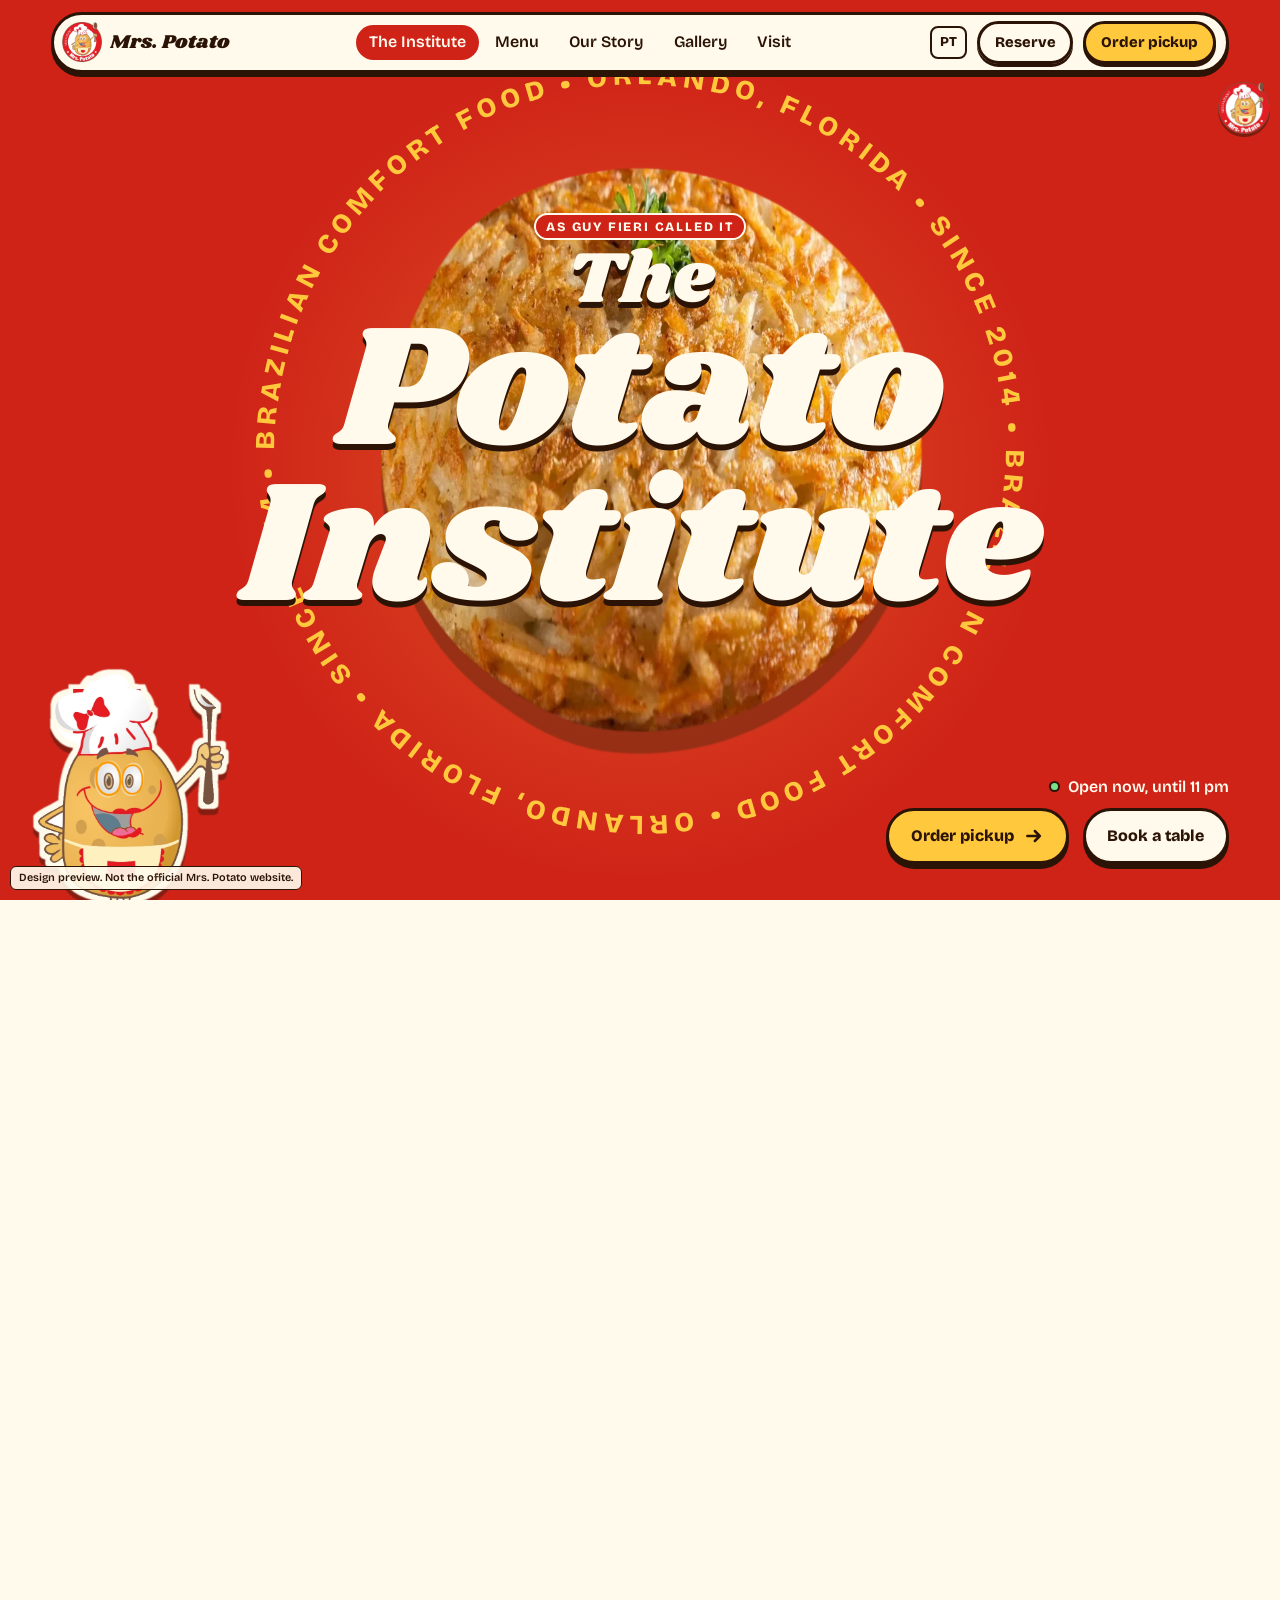
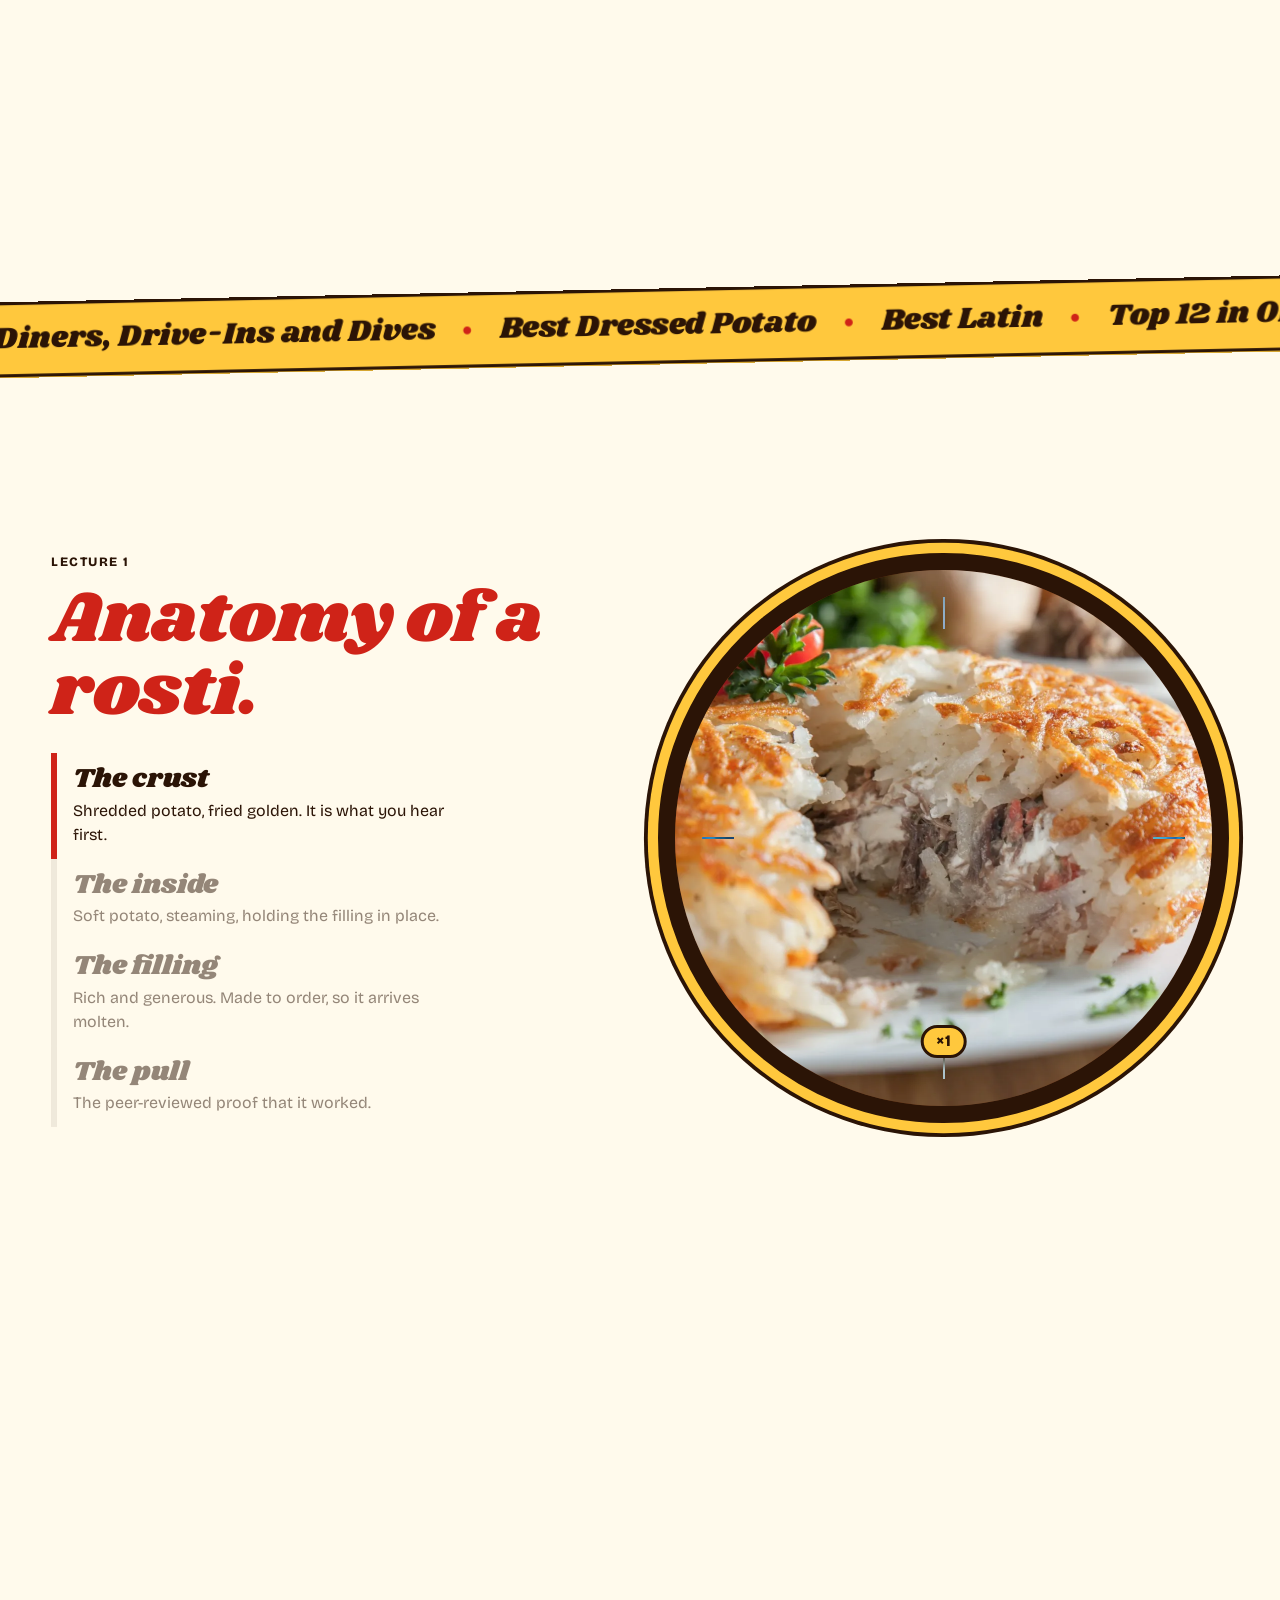
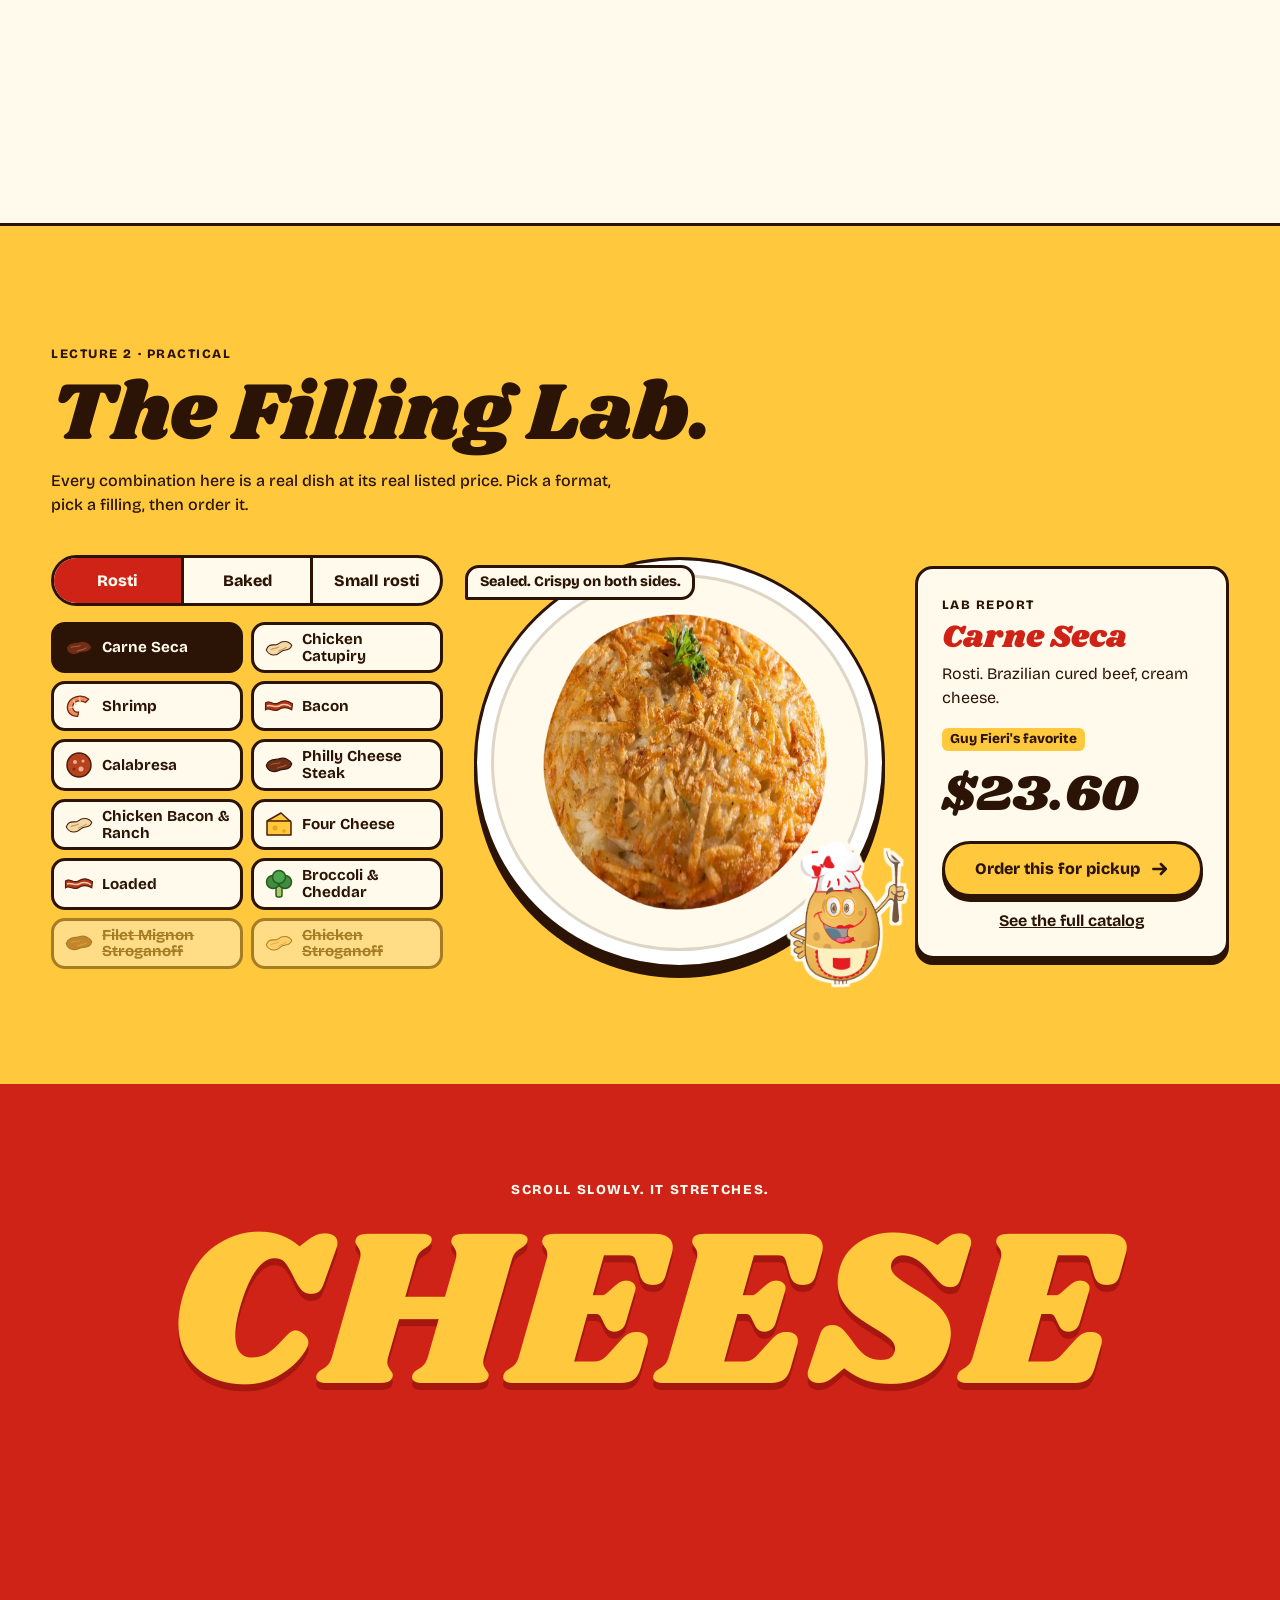
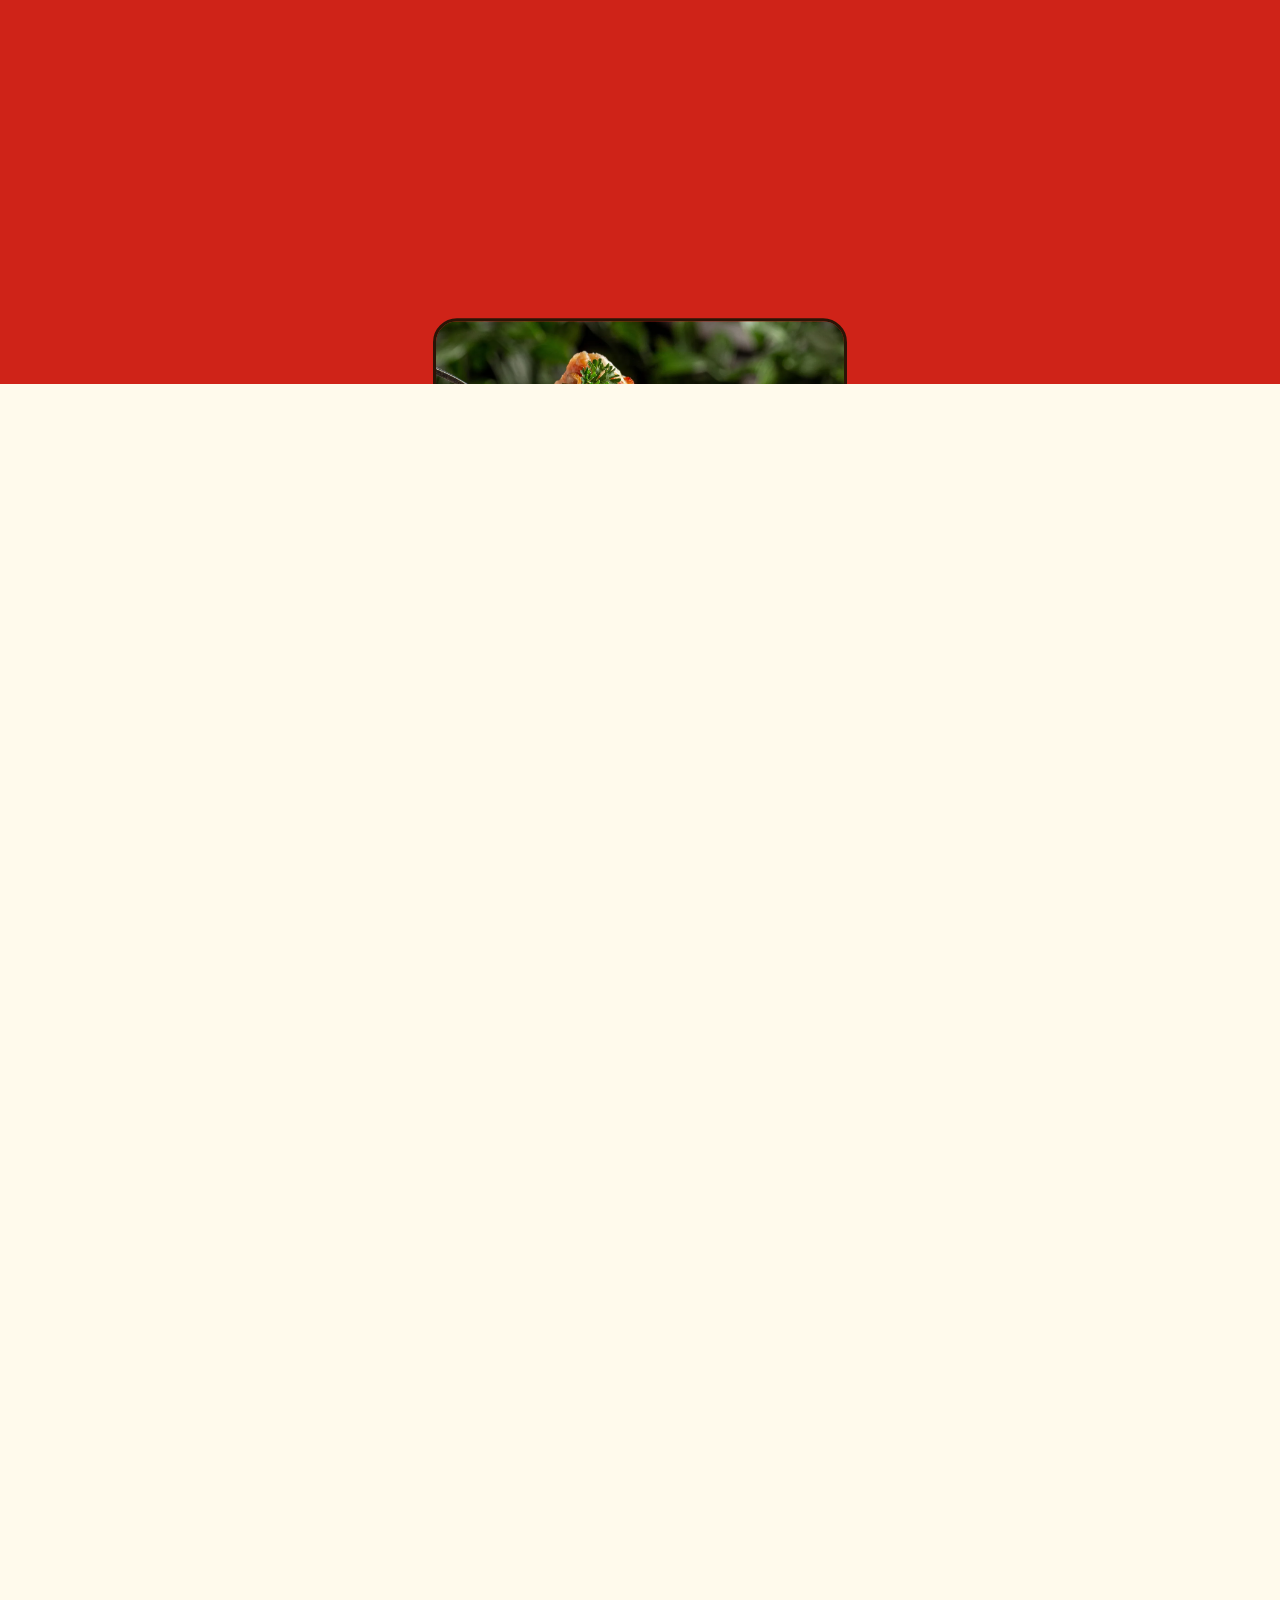
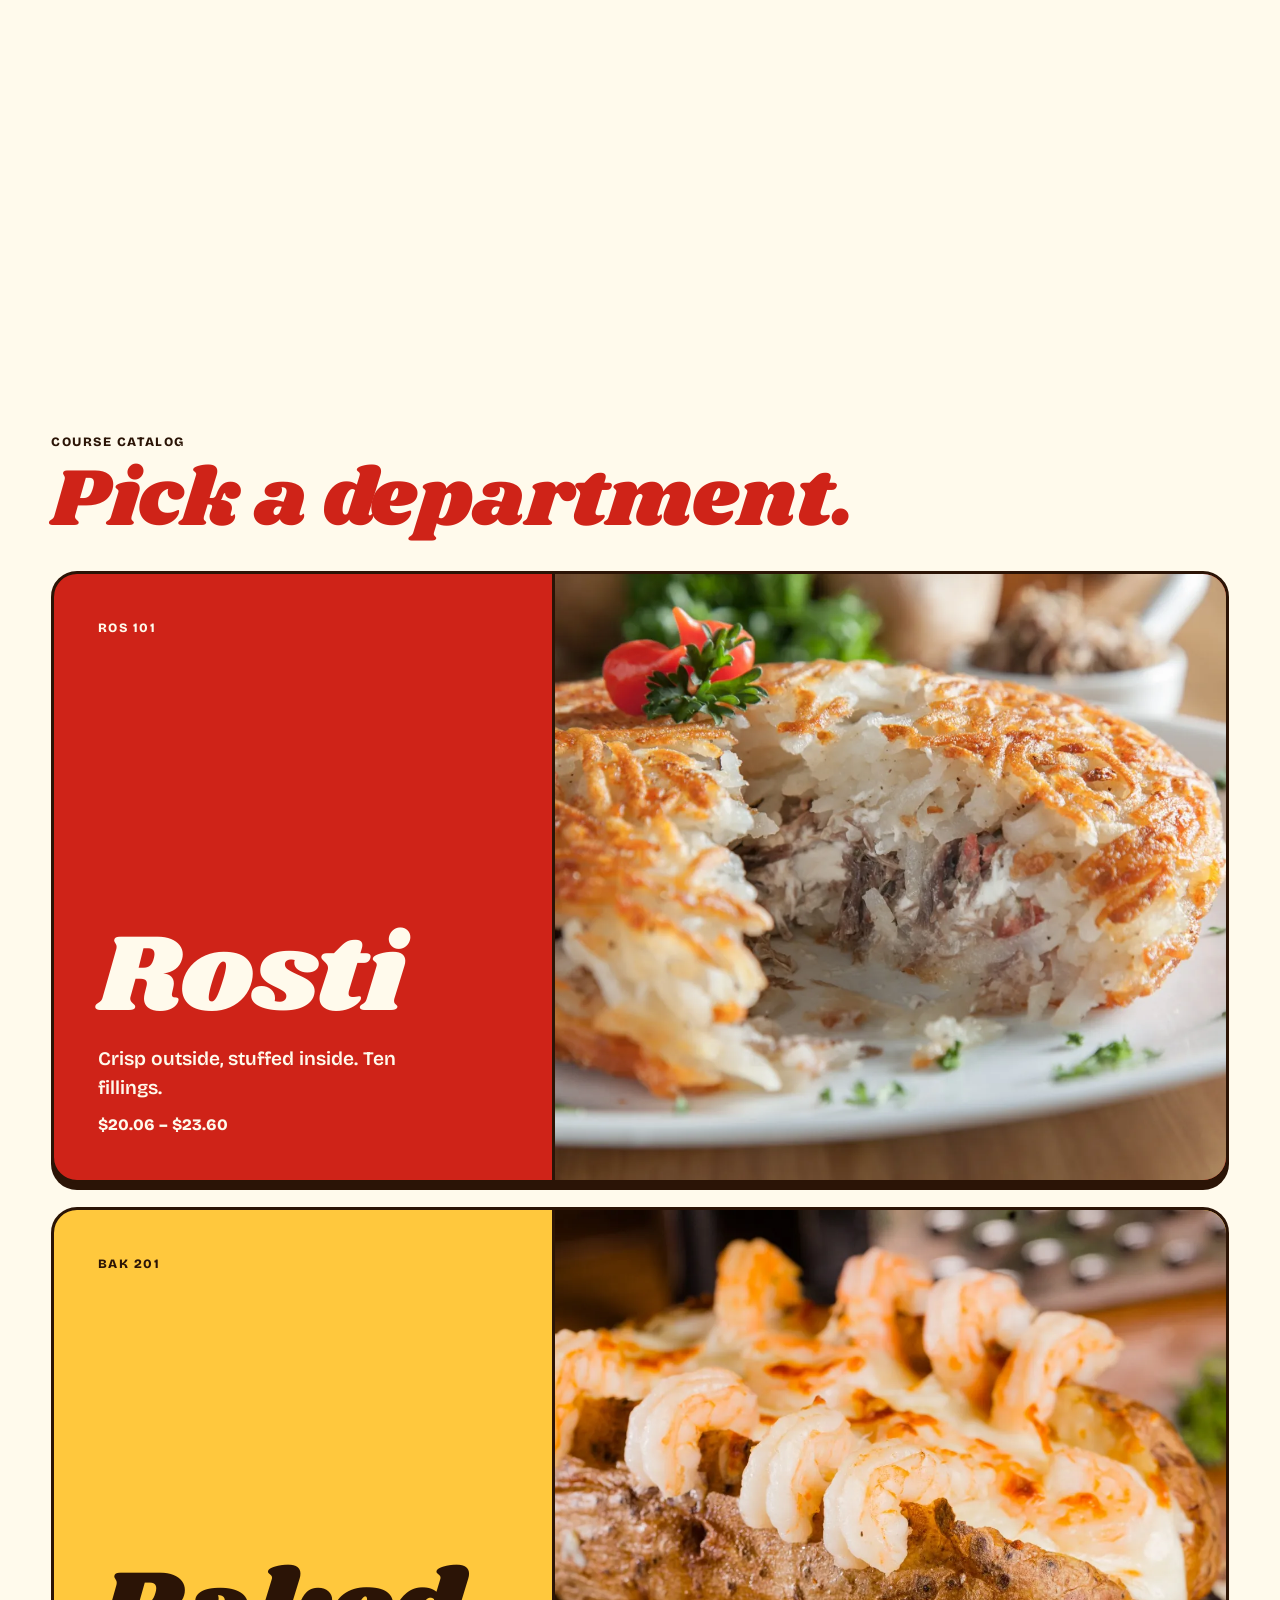
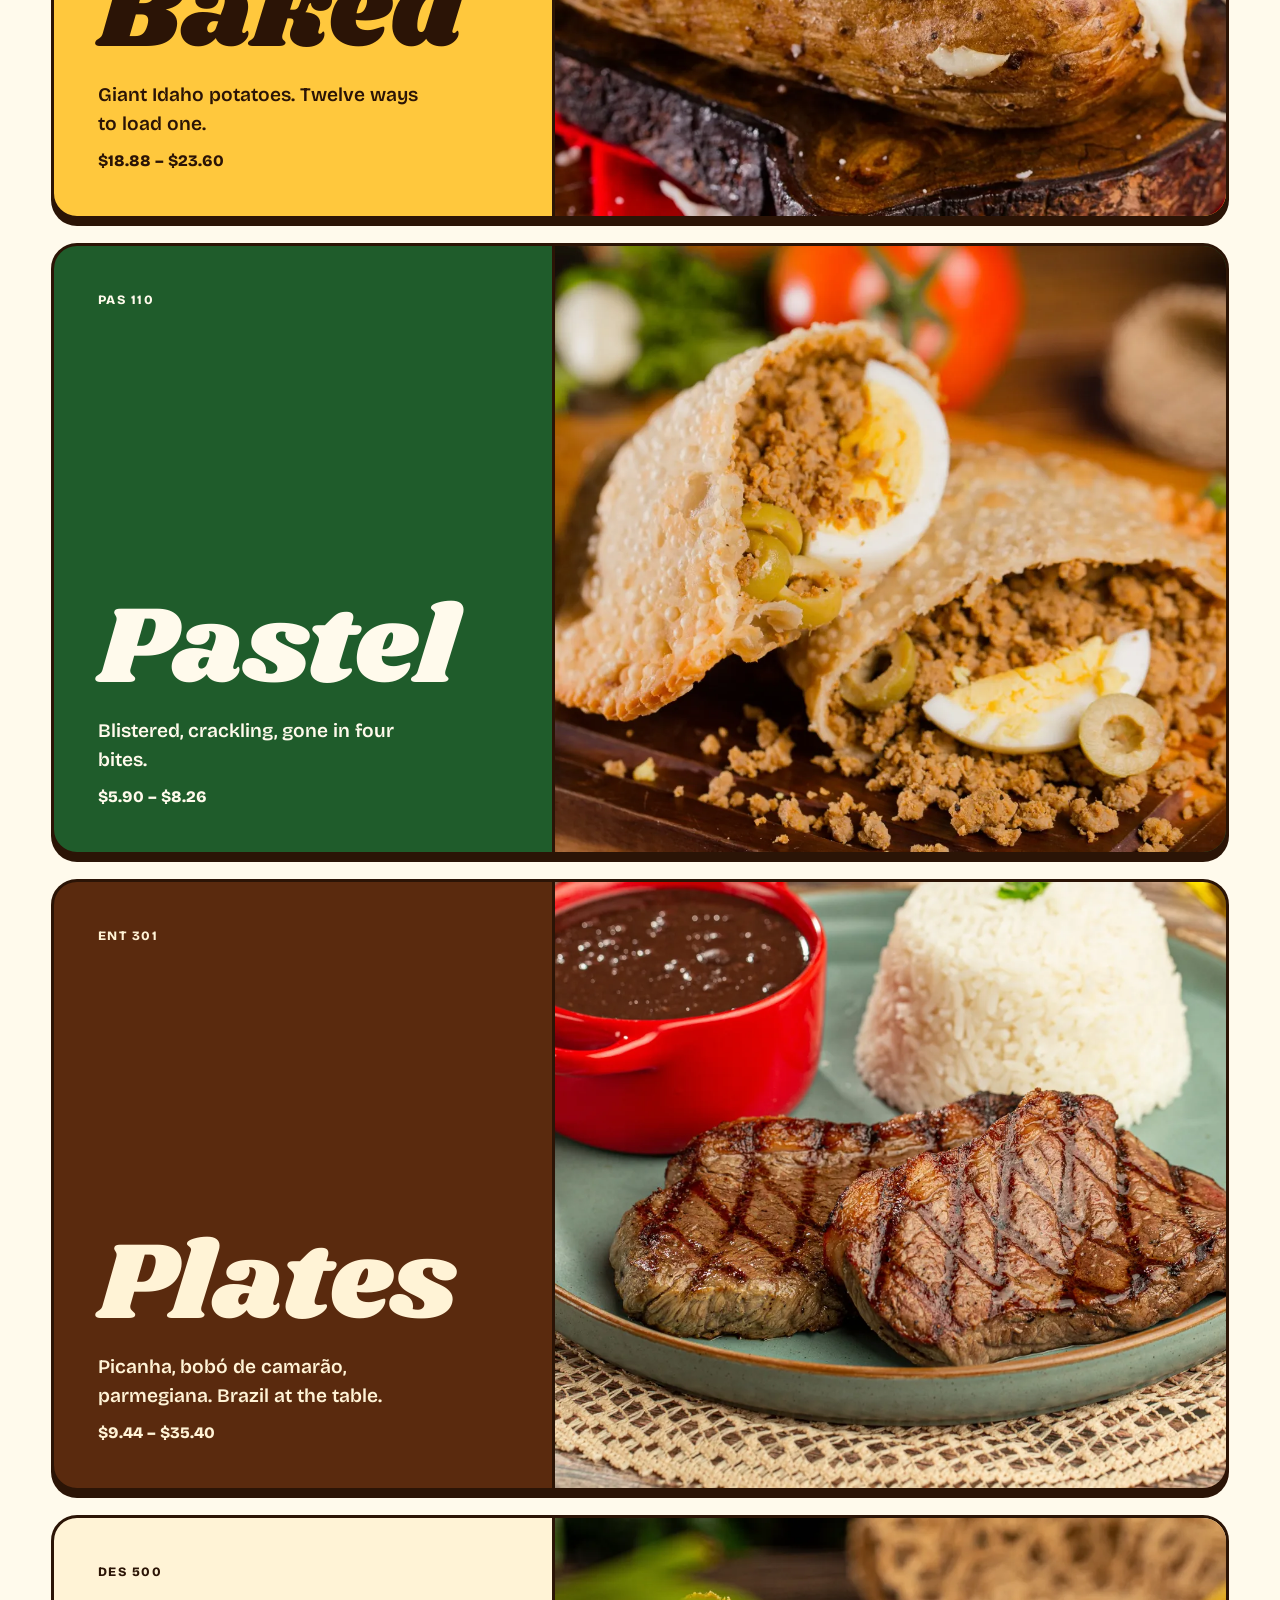
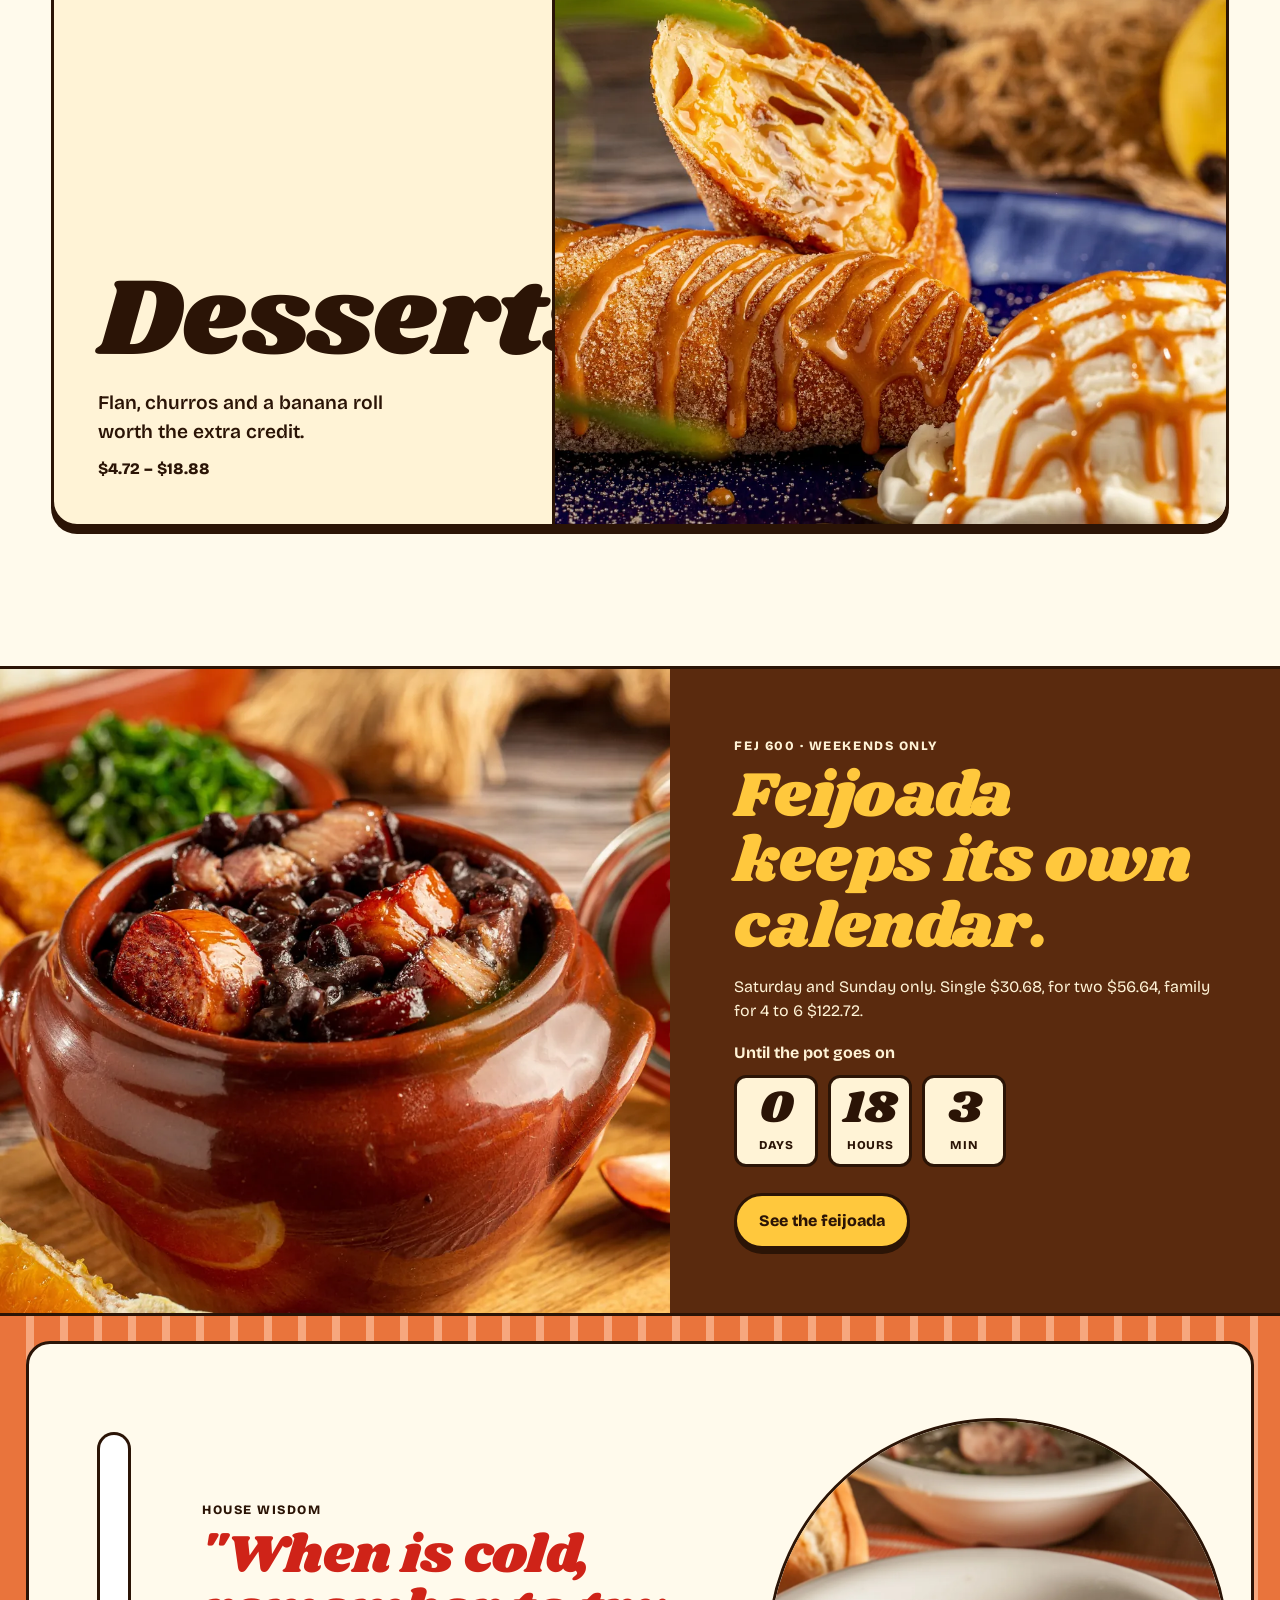
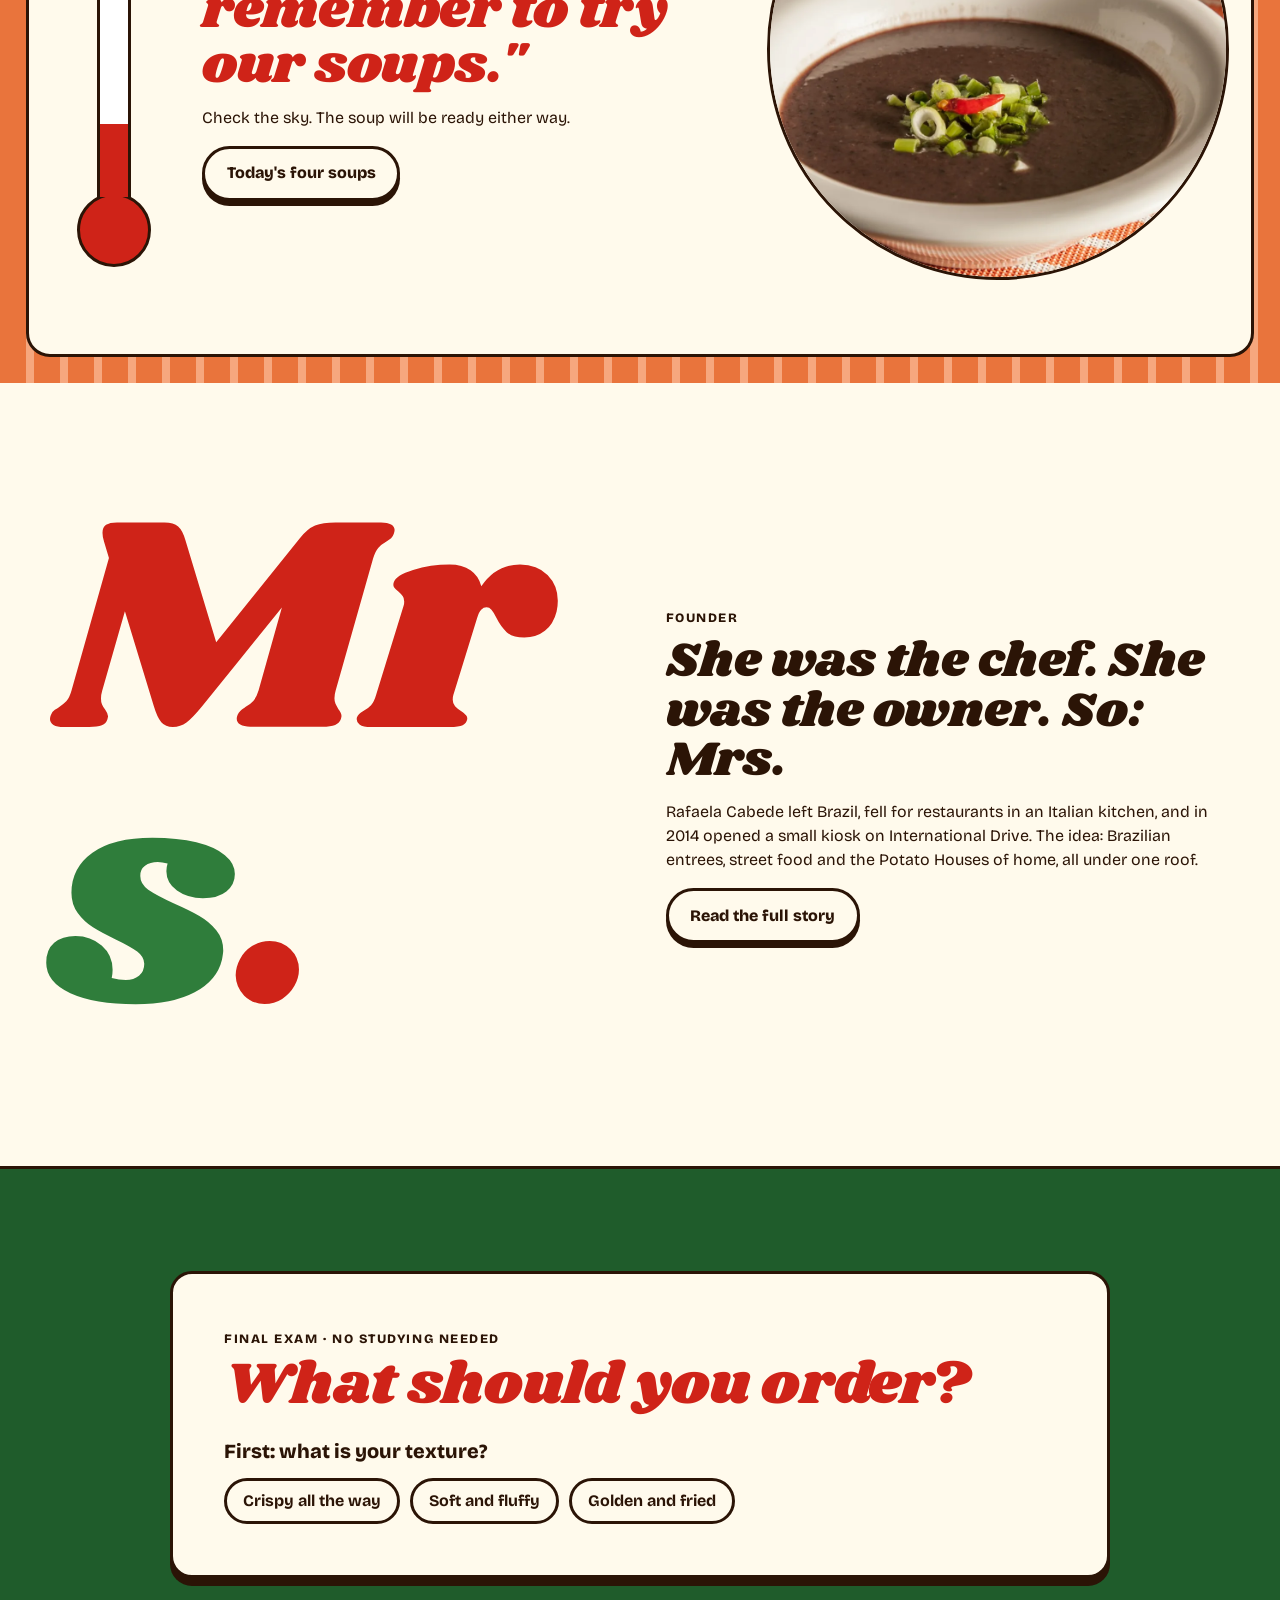
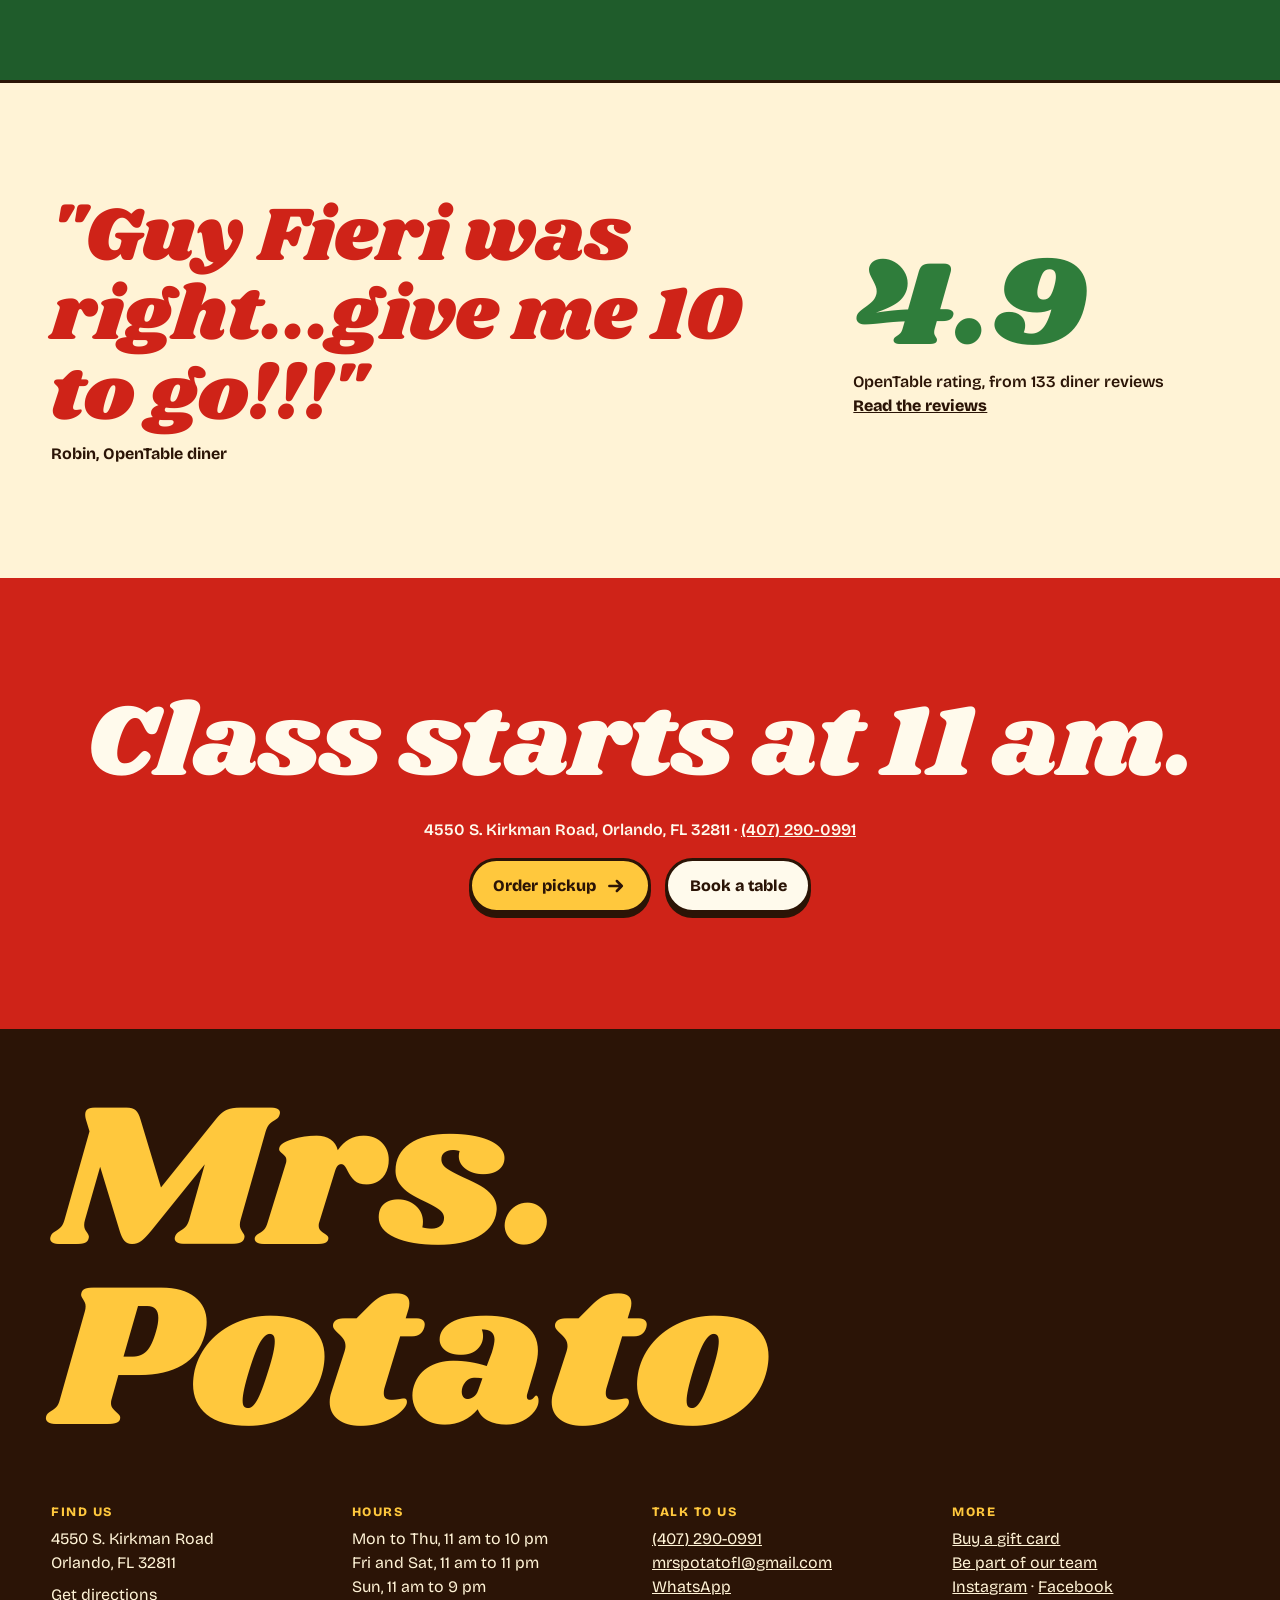
<file: index.html>
<!doctype html>
<html lang="en">
<head>
<meta charset="utf-8">
<meta name="viewport" content="width=device-width, initial-scale=1, viewport-fit=cover">
<meta name="robots" content="noindex">
<title>Mrs. Potato | The Potato Institute of Orlando</title>
<meta name="description" content="Brazilian comfort food built around the potato: stuffed rosti, giant baked potatoes, pastel and weekend feijoada on S. Kirkman Road, Orlando.">
<meta name="theme-color" content="#CF2318">
<link rel="icon" href="img/favicon.png">
<link rel="alternate" hreflang="en" href="index.html">
<link rel="alternate" hreflang="pt-BR" href="pt/index.html">
<link rel="preload" href="fonts/shrikhand-latin.woff2" as="font" type="font/woff2" crossorigin>
<link rel="stylesheet" href="styles.css">
<script type="application/ld+json">{"@context":"https://schema.org","@type":"Restaurant","name":"Mrs. Potato Restaurant","servesCuisine":["Brazilian","Comfort Food"],"telephone":"+14072900991","email":"mrspotatofl@gmail.com","priceRange":"$$","acceptsReservations":true,"hasMenu":"https://mrspotato.hrpos.heartland.us/menu","address":{"@type":"PostalAddress","streetAddress":"4550 S. Kirkman Road","addressLocality":"Orlando","addressRegion":"FL","postalCode":"32811","addressCountry":"US"},"openingHoursSpecification":[{"@type":"OpeningHoursSpecification","dayOfWeek":["Monday","Tuesday","Wednesday","Thursday"],"opens":"11:00","closes":"22:00"},{"@type":"OpeningHoursSpecification","dayOfWeek":["Friday","Saturday"],"opens":"11:00","closes":"23:00"},{"@type":"OpeningHoursSpecification","dayOfWeek":"Sunday","opens":"11:00","closes":"21:00"}],"sameAs":["https://www.instagram.com/mrspotatoorlando/","https://www.facebook.com/mrspotatoorlando"]}</script>
</head>
<body data-page="index" data-lang="en" data-base="">
<a class="skip" href="#main">Skip to content</a>
<svg width="0" height="0" class="sprite" aria-hidden="true"><defs>
  <symbol id="c-bacon" viewBox="0 0 80 40"><path d="M4 12c12-10 20 8 34 0s22-8 38 2l-2 16c-14-8-24-8-36 0S14 22 4 30z" fill="#B5361C" stroke="#4A1E08" stroke-width="3"/><path d="M8 20c10-6 20 6 32 0s20-6 32 2" fill="none" stroke="#F6C9A0" stroke-width="4"/></symbol>
  <symbol id="c-cheese" viewBox="0 0 60 60"><path d="M6 22 34 6l20 18v26H6z" fill="#FFC83D" stroke="#4A1E08" stroke-width="3" stroke-linejoin="round"/><path d="M6 22h48" stroke="#4A1E08" stroke-width="3"/><circle cx="22" cy="36" r="5" fill="#E8A21E"/><circle cx="40" cy="42" r="3.5" fill="#E8A21E"/></symbol>
  <symbol id="c-onion" viewBox="0 0 60 60"><circle cx="30" cy="30" r="25" fill="none" stroke="#8B2A6B" stroke-width="7"/><circle cx="30" cy="30" r="14" fill="none" stroke="#C569A6" stroke-width="5"/></symbol>
  <symbol id="c-scallion" viewBox="0 0 60 60"><circle cx="30" cy="30" r="21" fill="#DDF0B8" stroke="#2F7D3B" stroke-width="8"/><circle cx="30" cy="30" r="8" fill="none" stroke="#2F7D3B" stroke-width="4"/></symbol>
  <symbol id="c-chicken" viewBox="0 0 80 50"><path d="M6 30c8-22 22-8 32-16s26-10 36 4c-6 18-20 8-30 18s-30 12-38-6z" fill="#F4D9A8" stroke="#4A1E08" stroke-width="3"/><path d="M18 30c8-6 14-2 22-8M38 34c8-6 14-4 22-12" fill="none" stroke="#C99A58" stroke-width="3"/></symbol>
  <symbol id="c-beef" viewBox="0 0 80 50"><path d="M6 26C12 8 30 12 42 8s26 2 32 14c-4 18-24 12-36 18S10 42 6 26z" fill="#6F2F16" stroke="#32140A" stroke-width="3"/><path d="M18 24c10-6 18 0 26-6M34 34c10-6 18-2 26-10" fill="none" stroke="#A85A34" stroke-width="3"/></symbol>
  <symbol id="c-shrimp" viewBox="0 0 70 60"><path d="M58 14C40 0 12 8 8 30c-2 14 10 26 24 24l2-10c-8 2-14-4-14-12 2-14 18-18 30-10z" fill="#F58A5E" stroke="#6B2A10" stroke-width="3" stroke-linejoin="round"/><path d="M22 16l6 12M36 10l2 12M12 34l12-2" stroke="#FFD2B8" stroke-width="3"/></symbol>
  <symbol id="c-broccoli" viewBox="0 0 60 60"><rect x="24" y="34" width="12" height="22" rx="4" fill="#A8C96A" stroke="#2C5A1E" stroke-width="3"/><circle cx="18" cy="26" r="13" fill="#3D8F3F" stroke="#2C5A1E" stroke-width="3"/><circle cx="42" cy="26" r="13" fill="#3D8F3F" stroke="#2C5A1E" stroke-width="3"/><circle cx="30" cy="16" r="13" fill="#4CA64D" stroke="#2C5A1E" stroke-width="3"/></symbol>
  <symbol id="c-sausage" viewBox="0 0 60 60"><circle cx="30" cy="30" r="24" fill="#B8421F" stroke="#4A1E08" stroke-width="3"/><circle cx="22" cy="24" r="4" fill="#F0B090"/><circle cx="38" cy="22" r="3" fill="#F0B090"/><circle cx="34" cy="38" r="5" fill="#F0B090"/><circle cx="20" cy="38" r="3" fill="#7E2A10"/></symbol>
  <symbol id="c-pepper" viewBox="0 0 70 40"><path d="M6 24C14 6 34 10 62 8c4 10 0 18-8 20-16 2-30 8-42 4-4-1-6-4-6-8z" fill="#3D9B45" stroke="#1F5526" stroke-width="3"/></symbol>
  <symbol id="c-mushroom" viewBox="0 0 60 60"><path d="M6 28C8 8 52 8 54 28c0 4-48 4-48 0z" fill="#C9A27A" stroke="#4A2A10" stroke-width="3"/><path d="M22 32h16l3 18c-6 6-16 6-22 0z" fill="#F3E4CC" stroke="#4A2A10" stroke-width="3"/></symbol>
  <symbol id="c-cream" viewBox="0 0 70 60"><path d="M10 40c-8-8 0-20 10-18 2-12 20-16 28-6 12-2 18 12 12 20 4 12-10 18-18 12-10 8-30 4-32-8z" fill="#FFFAEC" stroke="#8A6A3C" stroke-width="3"/></symbol>
  <symbol id="i-arrow" viewBox="0 0 24 24"><path d="M4 12h15M13 6l6 6-6 6" fill="none" stroke="currentColor" stroke-width="3" stroke-linecap="round" stroke-linejoin="round"/></symbol>
</defs></svg>
<header class="top" id="top">
  <a class="brand" href="./index.html" aria-label="Mrs. Potato">
    <img src="img/logo-s.webp" width="56" height="56" alt="">
    <span>Mrs. Potato</span>
  </a>
  <nav class="nav" aria-label="Main">
    <a href="index.html" aria-current="page">The Institute</a><a href="menu.html">Menu</a><a href="story.html">Our Story</a><a href="gallery.html">Gallery</a><a href="visit.html">Visit</a>
  </nav>
  <div class="top-act">
    <a class="lang" href="pt/index.html" hreflang="pt-BR" aria-label="Ver em português">PT</a>
    <a class="btn sm ghost" href="visit.html#reserve">Reserve</a>
    <a class="btn sm" href="https://mrspotato.hrpos.heartland.us/menu" target="_blank" rel="noopener">Order pickup</a>
    <button class="burger" aria-label="Open menu" aria-expanded="false" aria-controls="drawer"><i></i><i></i></button>
  </div>
</header>
<div class="drawer" id="drawer" hidden>
  <a href="index.html">The Institute</a><a href="menu.html">Menu</a><a href="story.html">Our Story</a><a href="gallery.html">Gallery</a><a href="visit.html">Visit</a>
</div>
<div class="roller" aria-hidden="true"><img src="img/logo-s.webp" alt="" width="52" height="52"></div>
<main id="main">

<section class="hero" id="hero">
  <div class="hero-t">
    <p class="hero-k">As Guy Fieri called it</p>
    <h1><span>The</span> <span>Potato</span> <span>Institute</span></h1>
  </div>
  <div class="hero-disc">
    <img class="rosti" src="img/cut-rosti-plain.webp" alt="A golden, crispy rosti potato" width="1100" height="1100" fetchpriority="high">
    <svg class="rim" viewBox="0 0 400 400" aria-hidden="true"><defs><path id="rimp" d="M200 200m-186 0a186 186 0 1 1 372 0a186 186 0 1 1-372 0"/></defs><text textLength="1160" lengthAdjust="spacing"><textPath href="#rimp" textLength="1160" lengthAdjust="spacing">BRAZILIAN COMFORT FOOD • ORLANDO, FLORIDA • SINCE 2014 • BRAZILIAN COMFORT FOOD • ORLANDO, FLORIDA • SINCE 2014 • </textPath></text></svg>
  </div>
  <img class="hero-m" src="img/mascot.webp" alt="Mrs. Potato mascot in a chef hat, holding a spoon" width="586" height="714">
  <div class="hero-f">
    <p>Brazilian comfort food built around the potato, on S. Kirkman Road.</p>
    <p class="live" data-live></p>
    <div class="cta "><a class="btn" href="https://mrspotato.hrpos.heartland.us/menu" target="_blank" rel="noopener">Order pickup<svg width="20" height="20"><use href="#i-arrow"/></svg></a><a class="btn alt" href="visit.html#reserve">Book a table</a></div>
  </div>
</section>

<section class="ticker" aria-label="Recognition"><div class="tick-in">
  <div><span>Diners, Drive-Ins and Dives</span><i>●</i><span>Best Dressed Potato</span><i>●</i><span>Best Latin</span><i>●</i><span>Top 12 in Orlando</span><i>●</i><span>4.9 on OpenTable</span><i>●</i></div><div aria-hidden="true"><span>Diners, Drive-Ins and Dives</span><i>●</i><span>Best Dressed Potato</span><i>●</i><span>Best Latin</span><i>●</i><span>Top 12 in Orlando</span><i>●</i><span>4.9 on OpenTable</span><i>●</i></div>
</div></section>

<section class="scope" id="scope">
  <div class="scope-in">
    <div class="scope-t">
      <span class="code">Lecture 1</span>
      <h2>Anatomy of a rosti.</h2>
      <ol class="scope-l">
        <li class="on" data-s="0"><b>The crust</b><p>Shredded potato, fried golden. It is what you hear first.</p></li><li class="" data-s="1"><b>The inside</b><p>Soft potato, steaming, holding the filling in place.</p></li><li class="" data-s="2"><b>The filling</b><p>Rich and generous. Made to order, so it arrives molten.</p></li><li class="" data-s="3"><b>The pull</b><p>The peer-reviewed proof that it worked.</p></li>
      </ol>
    </div>
    <div class="lens" aria-label="Close-up views of a rosti potato" role="img">
      <div class="lens-g"><img class="lens-a" src="img/rosti-cut.webp" alt=""><img class="lens-b" src="img/rosti-pull.webp" alt=""></div>
      <span class="lens-tick t1"></span><span class="lens-tick t2"></span><span class="lens-tick t3"></span><span class="lens-tick t4"></span>
      <span class="lens-x" id="lensx">×1</span>
    </div>
  </div>
</section>

<section class="lab" id="lab">
  <header class="lab-h">
    <span class="code">Lecture 2 · Practical</span>
    <h2>The Filling Lab.</h2>
    <p>Every combination here is a real dish at its real listed price. Pick a format, pick a filling, then order it.</p>
  </header>
  <div class="lab-g">
    <div class="lab-c">
      <div class="seg" role="radiogroup" aria-label="Format">
        <button role="radio" aria-checked="true" data-fmt="rosti">Rosti</button>
        <button role="radio" aria-checked="false" data-fmt="baked">Baked</button>
        <button role="radio" aria-checked="false" data-fmt="small">Small rosti</button>
      </div>
      <div class="fills" role="radiogroup" aria-label="Filling">
        <button role="radio" aria-checked="true" data-fill="carne-seca"><svg width="30" height="30" aria-hidden="true"><use href="#c-beef"/></svg>Carne Seca</button><button role="radio" aria-checked="false" data-fill="catupiry"><svg width="30" height="30" aria-hidden="true"><use href="#c-chicken"/></svg>Chicken Catupiry</button><button role="radio" aria-checked="false" data-fill="shrimp"><svg width="30" height="30" aria-hidden="true"><use href="#c-shrimp"/></svg>Shrimp</button><button role="radio" aria-checked="false" data-fill="bacon"><svg width="30" height="30" aria-hidden="true"><use href="#c-bacon"/></svg>Bacon</button><button role="radio" aria-checked="false" data-fill="calabresa"><svg width="30" height="30" aria-hidden="true"><use href="#c-sausage"/></svg>Calabresa</button><button role="radio" aria-checked="false" data-fill="philly"><svg width="30" height="30" aria-hidden="true"><use href="#c-beef"/></svg>Philly Cheese Steak</button><button role="radio" aria-checked="false" data-fill="cbr"><svg width="30" height="30" aria-hidden="true"><use href="#c-chicken"/></svg>Chicken Bacon & Ranch</button><button role="radio" aria-checked="false" data-fill="four-cheese"><svg width="30" height="30" aria-hidden="true"><use href="#c-cheese"/></svg>Four Cheese</button><button role="radio" aria-checked="false" data-fill="loaded"><svg width="30" height="30" aria-hidden="true"><use href="#c-bacon"/></svg>Loaded</button><button role="radio" aria-checked="false" data-fill="broccoli"><svg width="30" height="30" aria-hidden="true"><use href="#c-broccoli"/></svg>Broccoli & Cheddar</button><button role="radio" aria-checked="false" data-fill="filet"><svg width="30" height="30" aria-hidden="true"><use href="#c-beef"/></svg>Filet Mignon Stroganoff</button><button role="radio" aria-checked="false" data-fill="chicken-strog"><svg width="30" height="30" aria-hidden="true"><use href="#c-chicken"/></svg>Chicken Stroganoff</button>
      </div>
    </div>
    <div class="dish-stage" id="stage" aria-hidden="true">
      <div class="petri">
        <img class="p-base p-rosti" src="img/cut-rosti-plain.webp" alt="">
        <img class="p-base p-baked" src="img/baked-loaded-s.webp" alt="" hidden>
        <div class="p-chips" id="chips"></div>
        <img class="p-top" id="ptop" src="img/cut-rosti-plain.webp" alt="">
      </div>
      <img class="p-mascot" src="img/mascot.webp" alt="">
      <span class="p-say" id="psay"></span>
    </div>
    <div class="report">
      <span class="code">Lab report</span>
      <h3 id="rname"></h3>
      <p id="ring"></p>
      <p class="r-guy" id="rguy" hidden></p>
      <p class="r-price" id="rprice"></p>
      <a class="btn" id="rorder" href="https://mrspotato.hrpos.heartland.us/menu" target="_blank" rel="noopener">Order this for pickup<svg width="20" height="20"><use href="#i-arrow"/></svg></a>
      <a class="r-all" href="menu.html">See the full catalog</a>
    </div>
  </div>
</section>

<section class="pull" id="pull">
  <div class="pull-in">
    <p class="pull-k">Scroll slowly. It stretches.</p>
    <div class="pull-w" aria-label="CHEESE"><span aria-hidden="true" style="--s:1.4">C</span><span aria-hidden="true" style="--s:3.1">H</span><span aria-hidden="true" style="--s:4.6">E</span><span aria-hidden="true" style="--s:2.2">E</span><span aria-hidden="true" style="--s:5.2">S</span><span aria-hidden="true" style="--s:2.7">E</span></div>
    <img class="pull-p" src="img/baked-bacon-pull.webp" alt="Melted cheese stretching from a baked potato" loading="lazy">
  </div>
</section>

<section class="catalog" id="catalog">
  <header class="cat-h"><span class="code">Course catalog</span><h2>Pick a department.</h2></header>
  <div class="cat-st">
    <a class="cat tone-red" href="menu.html#rosti">
      <div class="cat-t"><span class="code">ROS 101</span><h3>Rosti</h3><p>Crisp outside, stuffed inside. Ten fillings.</p><b>$20.06 – $23.60</b></div>
      <div class="cat-i"><img src="img/rosti-cut.webp" alt="" loading="lazy"></div>
    </a><a class="cat tone-butter" href="menu.html#baked">
      <div class="cat-t"><span class="code">BAK 201</span><h3>Baked</h3><p>Giant Idaho potatoes. Twelve ways to load one.</p><b>$18.88 – $23.60</b></div>
      <div class="cat-i"><img src="img/baked-shrimp.webp" alt="" loading="lazy"></div>
    </a><a class="cat tone-green" href="menu.html#pastel">
      <div class="cat-t"><span class="code">PAS 110</span><h3>Pastel</h3><p>Blistered, crackling, gone in four bites.</p><b>$5.90 – $8.26</b></div>
      <div class="cat-i"><img src="img/pastel-open.webp" alt="" loading="lazy"></div>
    </a><a class="cat tone-crust" href="menu.html#meals">
      <div class="cat-t"><span class="code">ENT 301</span><h3>Plates</h3><p>Picanha, bobó de camarão, parmegiana. Brazil at the table.</p><b>$9.44 – $35.40</b></div>
      <div class="cat-i"><img src="img/picanha.webp" alt="" loading="lazy"></div>
    </a><a class="cat tone-cream" href="menu.html#desserts">
      <div class="cat-t"><span class="code">DES 500</span><h3>Desserts</h3><p>Flan, churros and a banana roll worth the extra credit.</p><b>$4.72 – $18.88</b></div>
      <div class="cat-i"><img src="img/banana-roll.webp" alt="" loading="lazy"></div>
    </a>
  </div>
</section>

<section class="fei" id="feijoada">
  <img class="fei-i" src="img/feijoada.webp" alt="Feijoada in a clay pot with rice, farofa and orange" loading="lazy">
  <div class="fei-t">
    <span class="code">FEJ 600 · Weekends only</span>
    <h2>Feijoada keeps its own calendar.</h2>
    <p>Saturday and Sunday only. Single $30.68, for two $56.64, family for 4 to 6 $122.72.</p>
    <div class="clock" id="clock" aria-live="off"></div>
    <a class="btn" href="menu.html#feijoada">See the feijoada</a>
  </div>
</section>

<section class="soup" id="soup">
  <div class="therm" aria-hidden="true"><div class="th-tube"><i id="thm"></i></div><div class="th-bulb"></div></div>
  <div class="soup-t">
    <span class="code">House wisdom</span>
    <h2>"When is cold, remember to try our soups."</h2>
    <p class="soup-now"><b id="ttemp">--</b> <span>right now in Orlando</span></p>
    <p id="tsay"></p>
    <a class="btn alt" href="menu.html#soups">Today's four soups</a>
  </div>
  <img class="soup-i" src="img/soup-black-bean.webp" alt="Black bean soup with green onions" loading="lazy">
</section>

<section class="mrs" id="mrs">
  <p class="mrs-big">Mr<span>s</span>.</p>
  <div class="mrs-t">
    <span class="code">Founder</span>
    <h2>She was the chef. She was the owner. So: Mrs.</h2>
    <p>Rafaela Cabede left Brazil, fell for restaurants in an Italian kitchen, and in 2014 opened a small kiosk on International Drive. The idea: Brazilian entrees, street food and the Potato Houses of home, all under one roof.</p>
    <a class="btn alt" href="story.html">Read the full story</a>
  </div>
</section>

<section class="exam" id="exam">
  <div class="exam-card">
    <header><span class="code">Final exam · No studying needed</span><h2>What should you order?</h2></header>
    <div id="exq">
      <fieldset class="exq" data-k="tex"><legend>First: what is your texture?</legend><div><button type="button" class="chip" data-v="rosti">Crispy all the way</button><button type="button" class="chip" data-v="baked">Soft and fluffy</button><button type="button" class="chip" data-v="fried">Golden and fried</button></div></fieldset><fieldset class="exq" data-k="fla" hidden><legend>Second: your filling?</legend><div><button type="button" class="chip" data-v="beef">Beef</button><button type="button" class="chip" data-v="chicken">Chicken</button><button type="button" class="chip" data-v="sea">From the sea</button><button type="button" class="chip" data-v="veg">No meat</button></div></fieldset><fieldset class="exq" data-k="hun" hidden><legend>Last: how hungry?</legend><div><button type="button" class="chip" data-v="light">Polite hunger</button><button type="button" class="chip" data-v="full">Serious hunger</button><button type="button" class="chip" data-v="share">Bringing a friend</button></div></fieldset>
    </div>
    <div class="dip" id="dip" hidden>
      <img src="img/logo-s.webp" width="72" height="72" alt="">
      <p class="dip-k">The Potato Institute hereby certifies that</p>
      <input class="dip-name" id="dipn" aria-label="Your name" placeholder="Your name here" maxlength="32" autocomplete="off">
      <p class="dip-k">has majored in</p>
      <p class="dip-r" id="dipr"></p>
      <p class="dip-x" id="dipx"></p>
      <div class="cta"><a class="btn" href="https://mrspotato.hrpos.heartland.us/menu" target="_blank" rel="noopener">Claim your degree<svg width="20" height="20"><use href="#i-arrow"/></svg></a><button class="btn alt" id="dipa" type="button">Retake</button></div>
      <span class="dip-stamp">Passed</span>
    </div>
  </div>
</section>

<section class="say">
  <blockquote>"Guy Fieri was right...give me 10 to go!!!"<cite>Robin, OpenTable diner</cite></blockquote>
  <div class="say-n"><b>4.9</b><span>OpenTable rating, from 133 diner reviews</span><a href="https://www.opentable.com/r/mrs-potato-restaurant-orlando" target="_blank" rel="noopener">Read the reviews</a></div>
</section>

<section class="last">
  <h2>Class starts at 11 am.</h2>
  <p>4550 S. Kirkman Road, Orlando, FL 32811 · <a href="tel:+14072900991">(407) 290-0991</a></p>
  <div class="cta "><a class="btn" href="https://mrspotato.hrpos.heartland.us/menu" target="_blank" rel="noopener">Order pickup<svg width="20" height="20"><use href="#i-arrow"/></svg></a><a class="btn alt" href="visit.html#reserve">Book a table</a></div>
</section>
<script>window.MP={"fillings":[{"id":"carne-seca","name":"Carne Seca","rosti":23.6,"baked":22.42,"small":21.24,"guy":true,"chips":["beef","cream","beef"],"ing":"Brazilian cured beef, cream cheese"},{"id":"catupiry","name":"Chicken Catupiry","rosti":23.6,"baked":22.42,"small":21.24,"guy":true,"chips":["chicken","cream","chicken"],"ing":"Pulled chicken, Catupiry cheese"},{"id":"shrimp","name":"Shrimp","rosti":23.6,"baked":22.42,"small":21.24,"guy":false,"chips":["shrimp","cream","cheese"],"ing":"Shrimp, cream cheese, mozzarella, provolone"},{"id":"bacon","name":"Bacon","rosti":22.42,"baked":21.24,"small":21.24,"guy":false,"chips":["bacon","cheese","onion"],"ing":"Bacon, mozzarella, provolone, red onions"},{"id":"calabresa","name":"Calabresa","rosti":22.42,"baked":21.24,"small":20.06,"guy":false,"chips":["sausage","cheese","onion"],"ing":"Brazilian sausage, mozzarella, provolone, red onions"},{"id":"philly","name":"Philly Cheese Steak","rosti":22.42,"baked":21.24,"small":null,"guy":false,"chips":["beef","pepper","cheese","onion"],"ing":"Philly steak, bell peppers, onions, mozzarella, provolone"},{"id":"cbr","name":"Chicken Bacon & Ranch","rosti":21.24,"baked":20.06,"small":20.06,"guy":false,"chips":["chicken","bacon","cream"],"ing":"Pulled chicken, bacon, ranch"},{"id":"four-cheese","name":"Four Cheese","rosti":21.24,"baked":20.06,"small":20.06,"guy":false,"chips":["cheese","cheese","cream"],"ing":"Mozzarella, provolone, cheddar, cream cheese"},{"id":"loaded","name":"Loaded","rosti":21.24,"baked":20.06,"small":20.06,"guy":false,"chips":["bacon","scallion","cheese","cream"],"ing":"Sour cream, cheddar, bacon, green onions"},{"id":"broccoli","name":"Broccoli & Cheddar","rosti":20.06,"baked":18.88,"small":17.7,"guy":false,"chips":["broccoli","cheese"],"ing":"Broccoli florets, cheddar"},{"id":"filet","name":"Filet Mignon Stroganoff","rosti":null,"baked":23.6,"small":null,"guy":false,"chips":["beef","mushroom","cream"],"ing":"Filet mignon strips, mushrooms, creamy sauce"},{"id":"chicken-strog","name":"Chicken Stroganoff","rosti":null,"baked":21.24,"small":null,"guy":false,"chips":["chicken","mushroom","cream"],"ing":"Chicken strips, mushrooms, creamy sauce"}],"exam":{"rosti":{"beef":["Carne Seca Rosti",23.6],"chicken":["Chicken Catupiry Rosti",23.6],"sea":["Shrimp Rosti",23.6],"veg":["Broccoli & Cheddar Rosti",20.06]},"baked":{"beef":["Filet Mignon Stroganoff Baked",23.6],"chicken":["Chicken Catupiry Baked",22.42],"sea":["Shrimp Baked",22.42],"veg":["Four Cheese Baked",20.06]},"fried":{"beef":["Carne Seca Empanada",7.08],"chicken":["Chicken Drops",14.16],"sea":["Cod Fish Fritters",15.34],"veg":["Cheese Balls",14.16]}},"i18n":{"rosti":"Rosti","baked":"Baked","small":"Small rosti","sealed":"Sealed. Crispy on both sides.","loaded":"Loaded. Garlic butter included.","guy":"Guy Fieri's favorite","na":"Not on the menu in this format","pickOther":"Pick another filling, or switch format.","open":"Open now","closed":"Closed now","until":"until","opens":"Opens","today":"today at","tomorrow":"tomorrow at","feiOn":"The pot is on. Feijoada today.","feiOff":"Until the pot goes on","d":"days","h":"hours","m":"min","cold":"Officially cold. Soup is now required reading.","warm":"Not cold. The soup does not mind.","noTemp":"Check the sky. The soup will be ready either way.","sharePlus":"Add Mix & Match to share, $15.34.","lightPlus":"Tip: the rostis also come in a small size.","anon":"The Honorable Student"}};</script>
</main>
<footer class="foot">
  <div class="foot-big">Mrs.<br>Potato</div>
  <div class="foot-grid">
    <div><h3>Find us</h3><p>4550 S. Kirkman Road<br>Orlando, FL 32811</p><p><a href="https://www.google.com/maps/search/?api=1&query=Mrs.+Potato+Restaurant+4550+S+Kirkman+Rd+Orlando+FL" target="_blank" rel="noopener">Get directions</a></p></div>
    <div><h3>Hours</h3><p>Mon to Thu, 11 am to 10 pm<br>Fri and Sat, 11 am to 11 pm<br>Sun, 11 am to 9 pm</p><p class="small">Dec 31 closes at 4 pm. Jan 1 opens at 4 pm.</p></div>
    <div><h3>Talk to us</h3><p><a href="tel:+14072900991">(407) 290-0991</a><br><a href="mailto:mrspotatofl@gmail.com">mrspotatofl@gmail.com</a><br><a href="https://wa.me/14072900991" target="_blank" rel="noopener">WhatsApp</a></p></div>
    <div><h3>More</h3><p><a href="https://squareup.com/gift/0Y94Y22VKC44X/order" target="_blank" rel="noopener">Buy a gift card</a><br><a href="https://docs.google.com/forms/d/e/1FAIpQLSfKvar0xJ7GNBSVmNFi2Af9ASPOJ3mbZv-0FVvFWEEGnhocbg/viewform" target="_blank" rel="noopener">Be part of our team</a><br><a href="https://www.instagram.com/mrspotatoorlando/" target="_blank" rel="noopener">Instagram</a> · <a href="https://www.facebook.com/mrspotatoorlando" target="_blank" rel="noopener">Facebook</a></p></div>
  </div>
</footer>
<nav class="dock" aria-label="Quick actions">
  <a href="https://mrspotato.hrpos.heartland.us/menu" target="_blank" rel="noopener" class="d1">Order</a>
  <a href="visit.html#reserve" class="d2">Reserve</a>
  <a href="tel:+14072900991" class="d3">Call</a>
</nav>
<p class="preview-tag">Design preview. Not the official Mrs. Potato website.</p>

<script src="vendor/gsap.min.js"></script>
<script src="vendor/ScrollTrigger.min.js"></script>
<script src="vendor/lenis.min.js"></script>
<script src="app.js"></script>
</body>
</html>
</file>
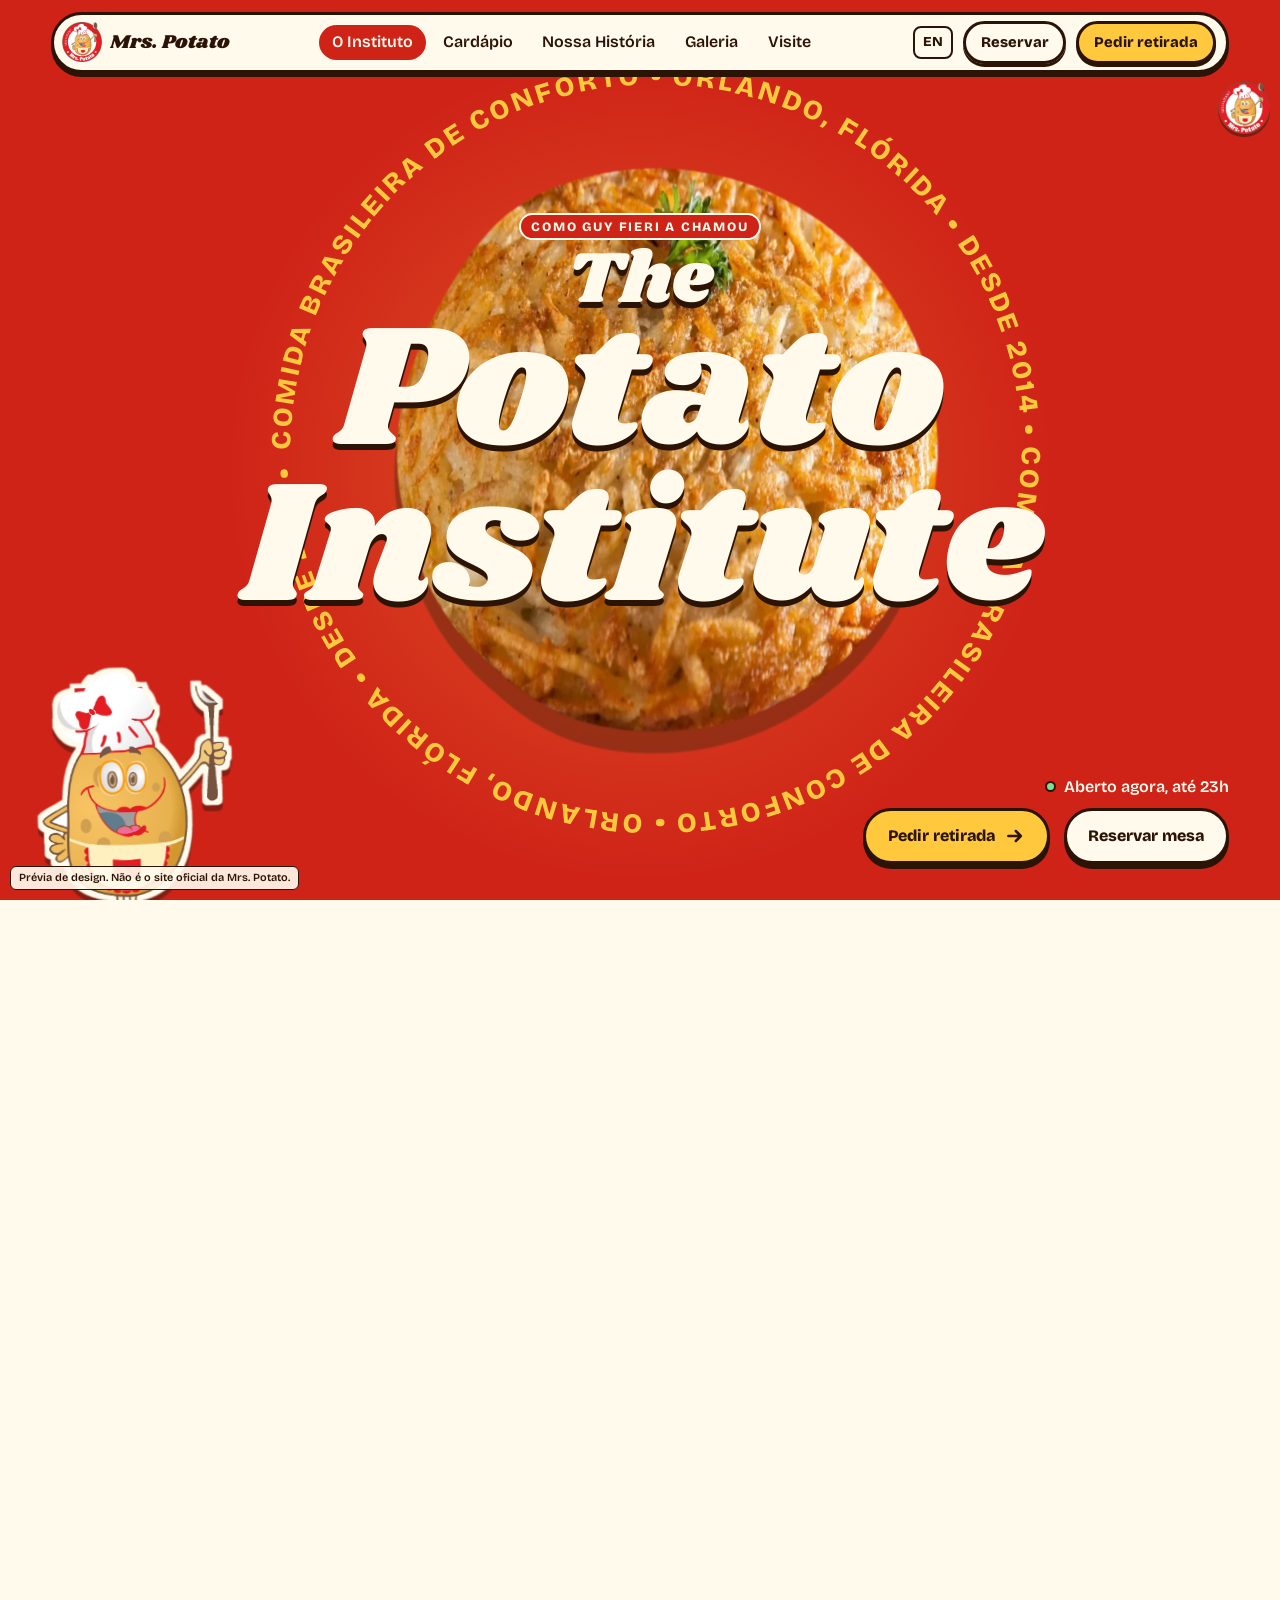
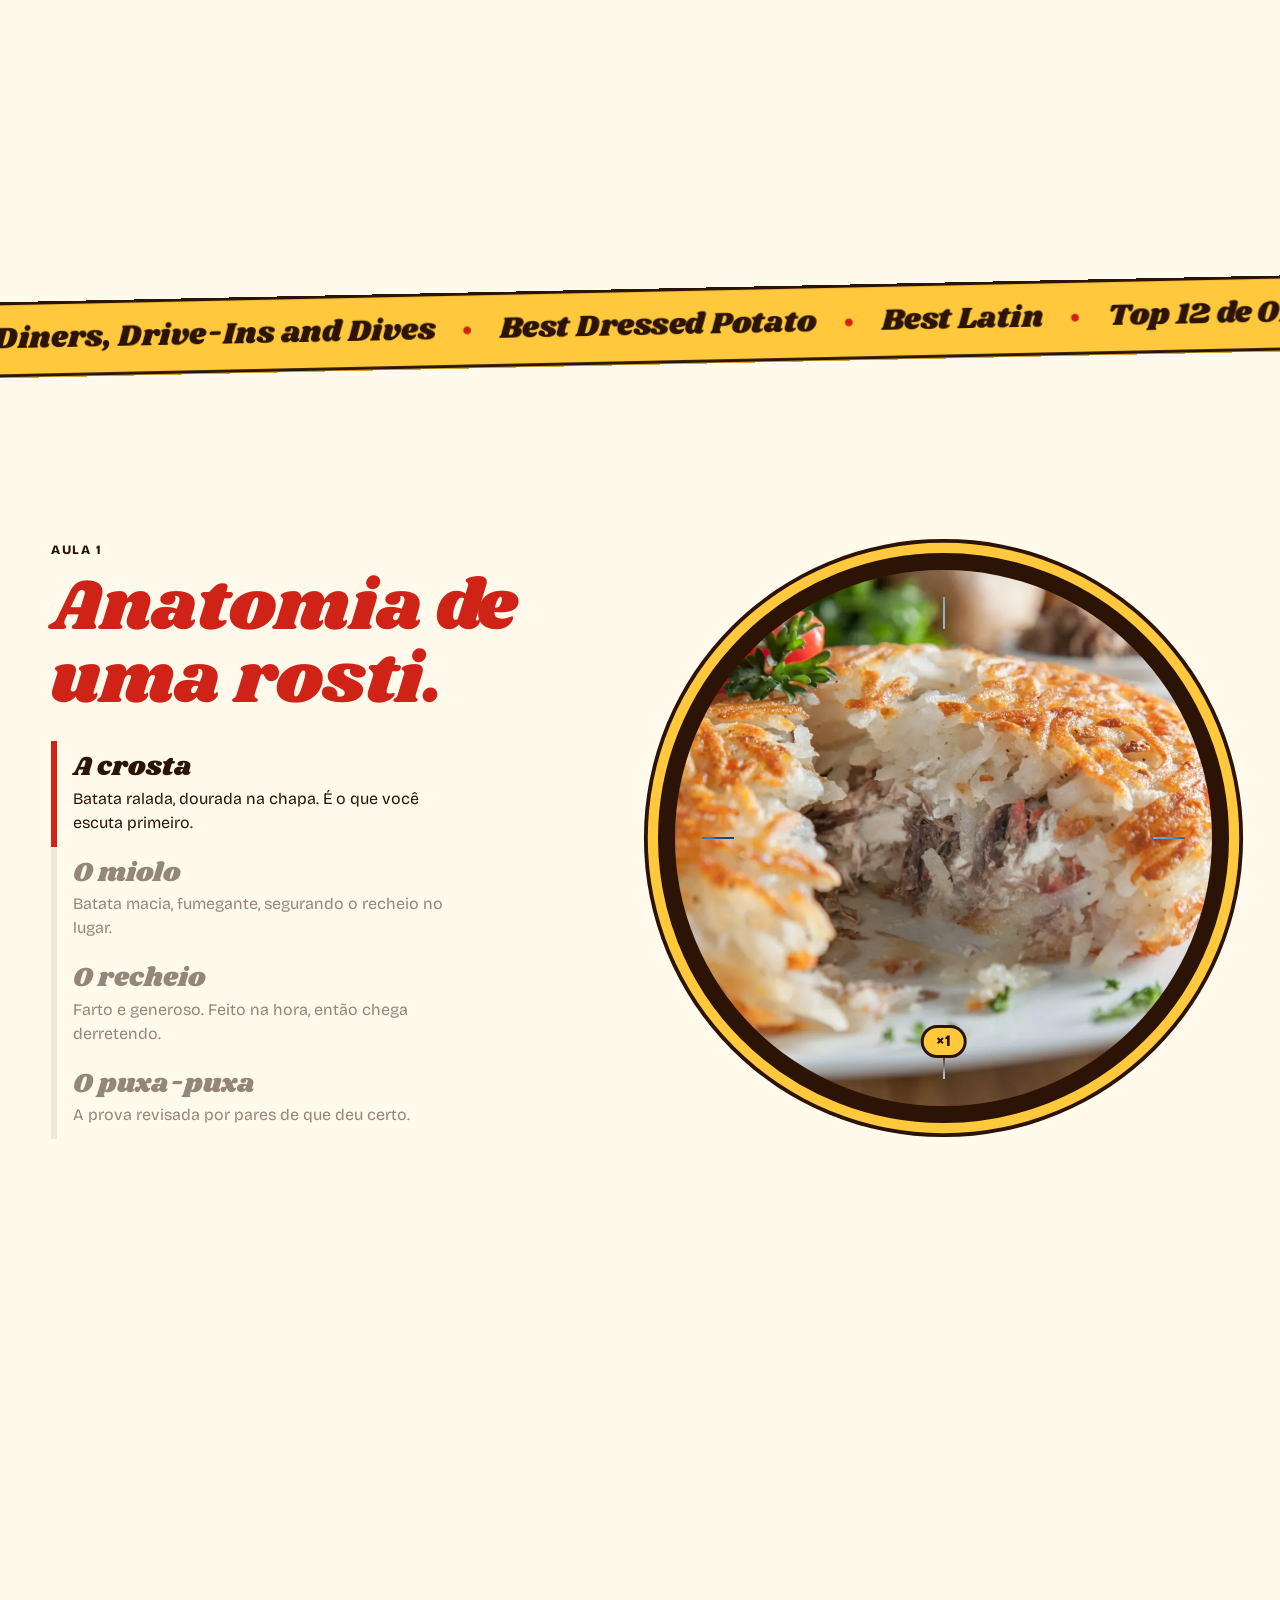
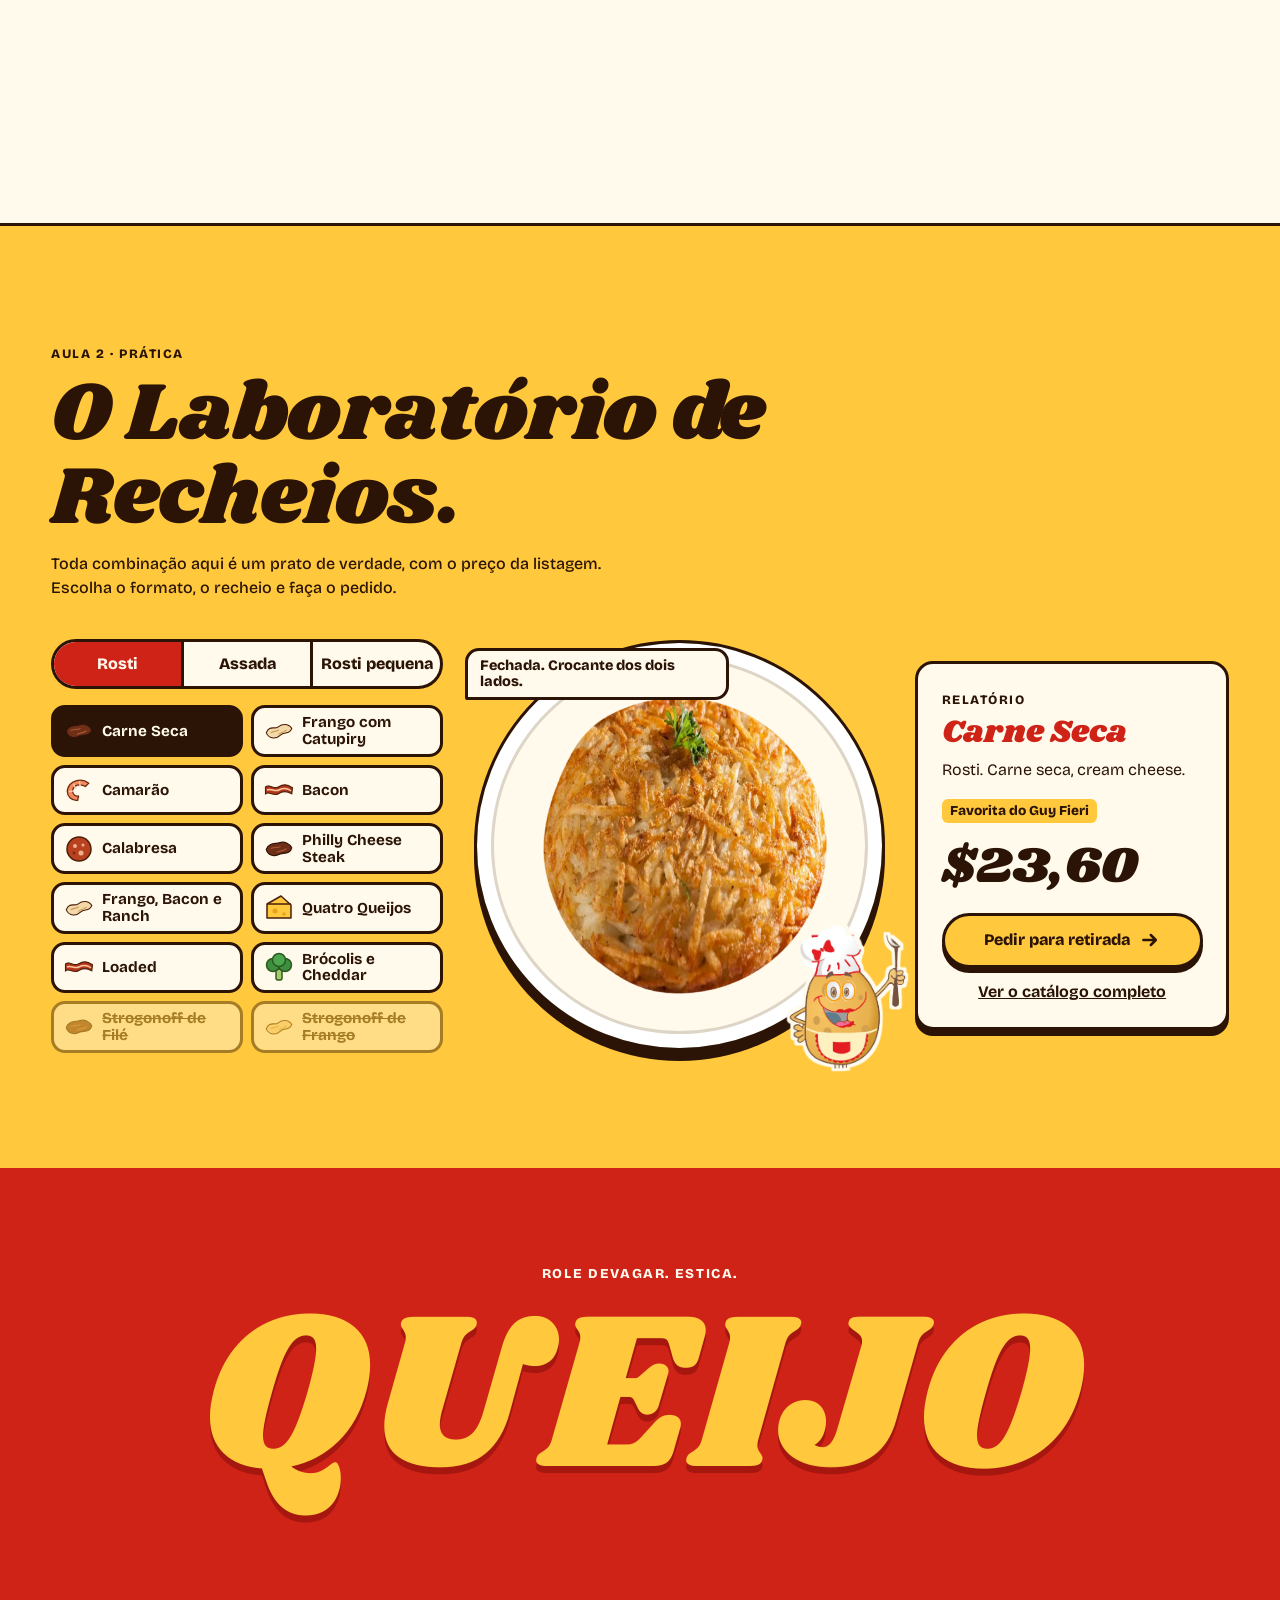
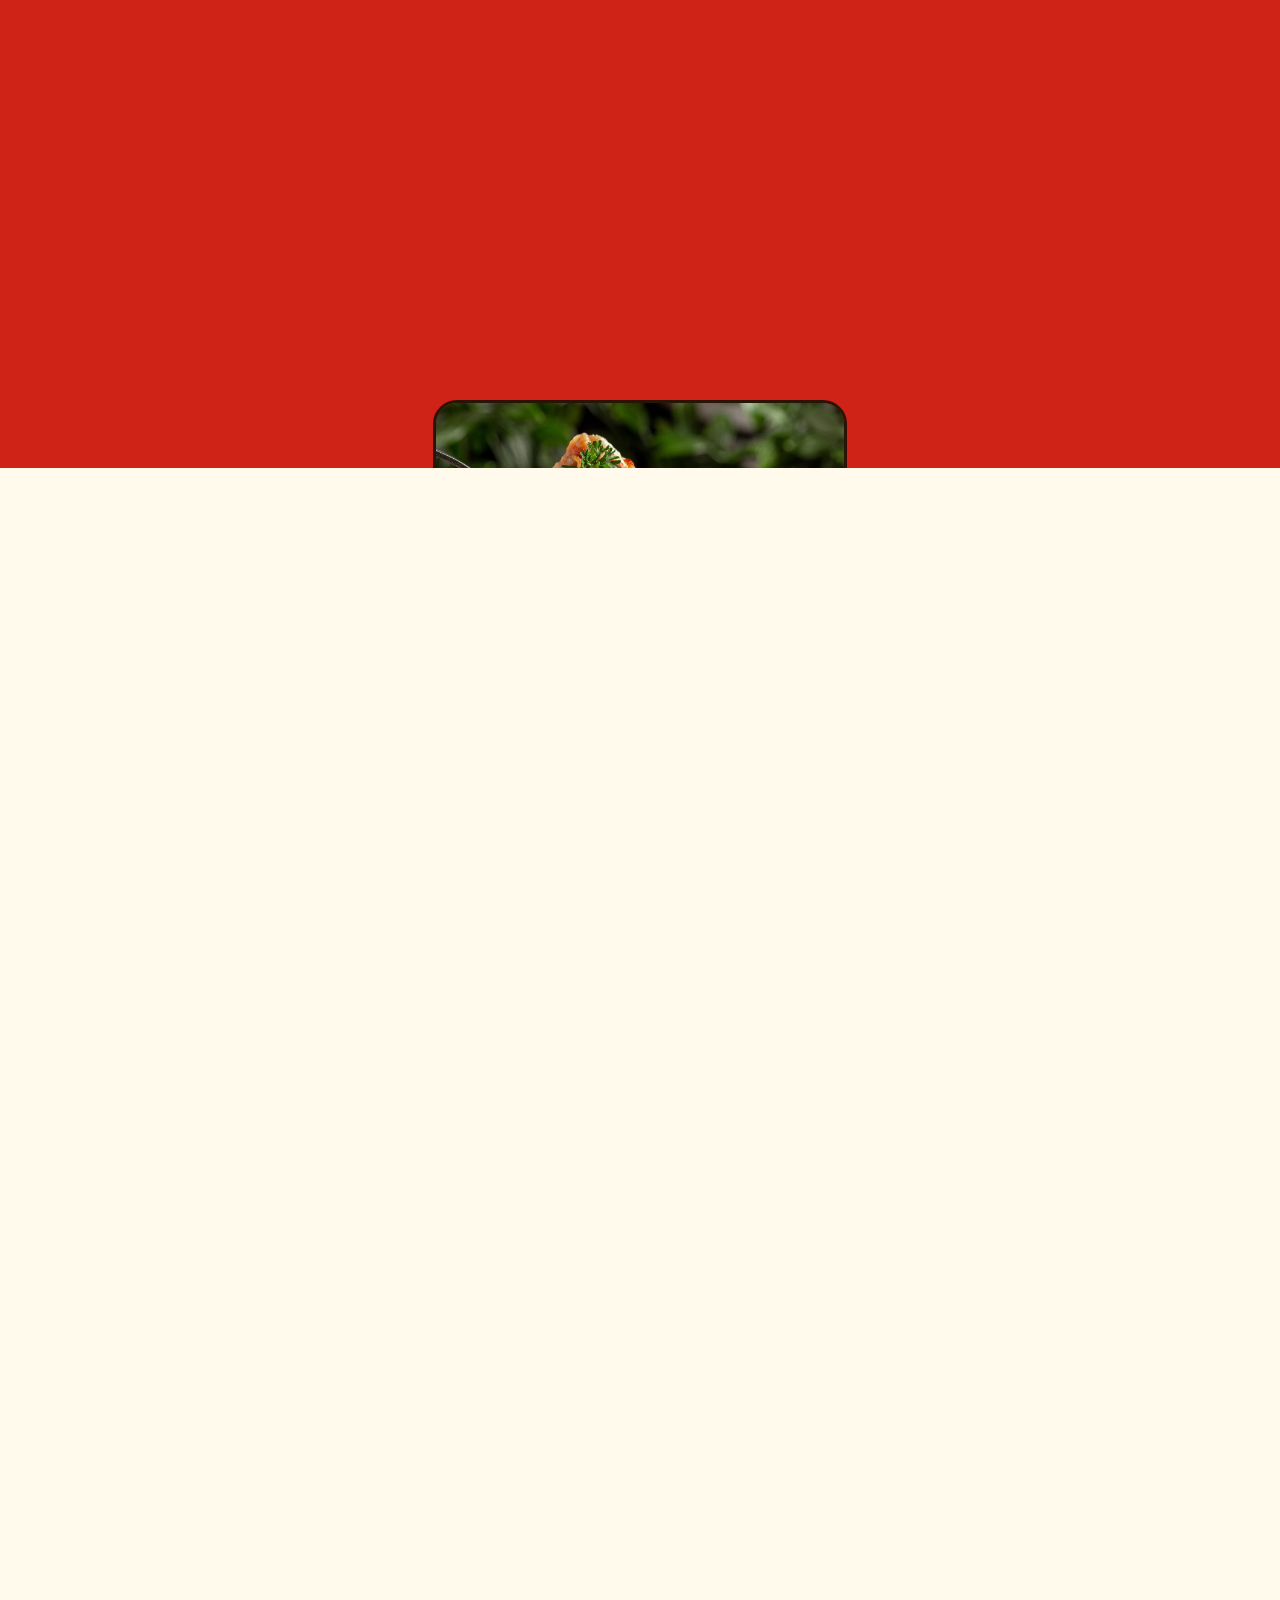
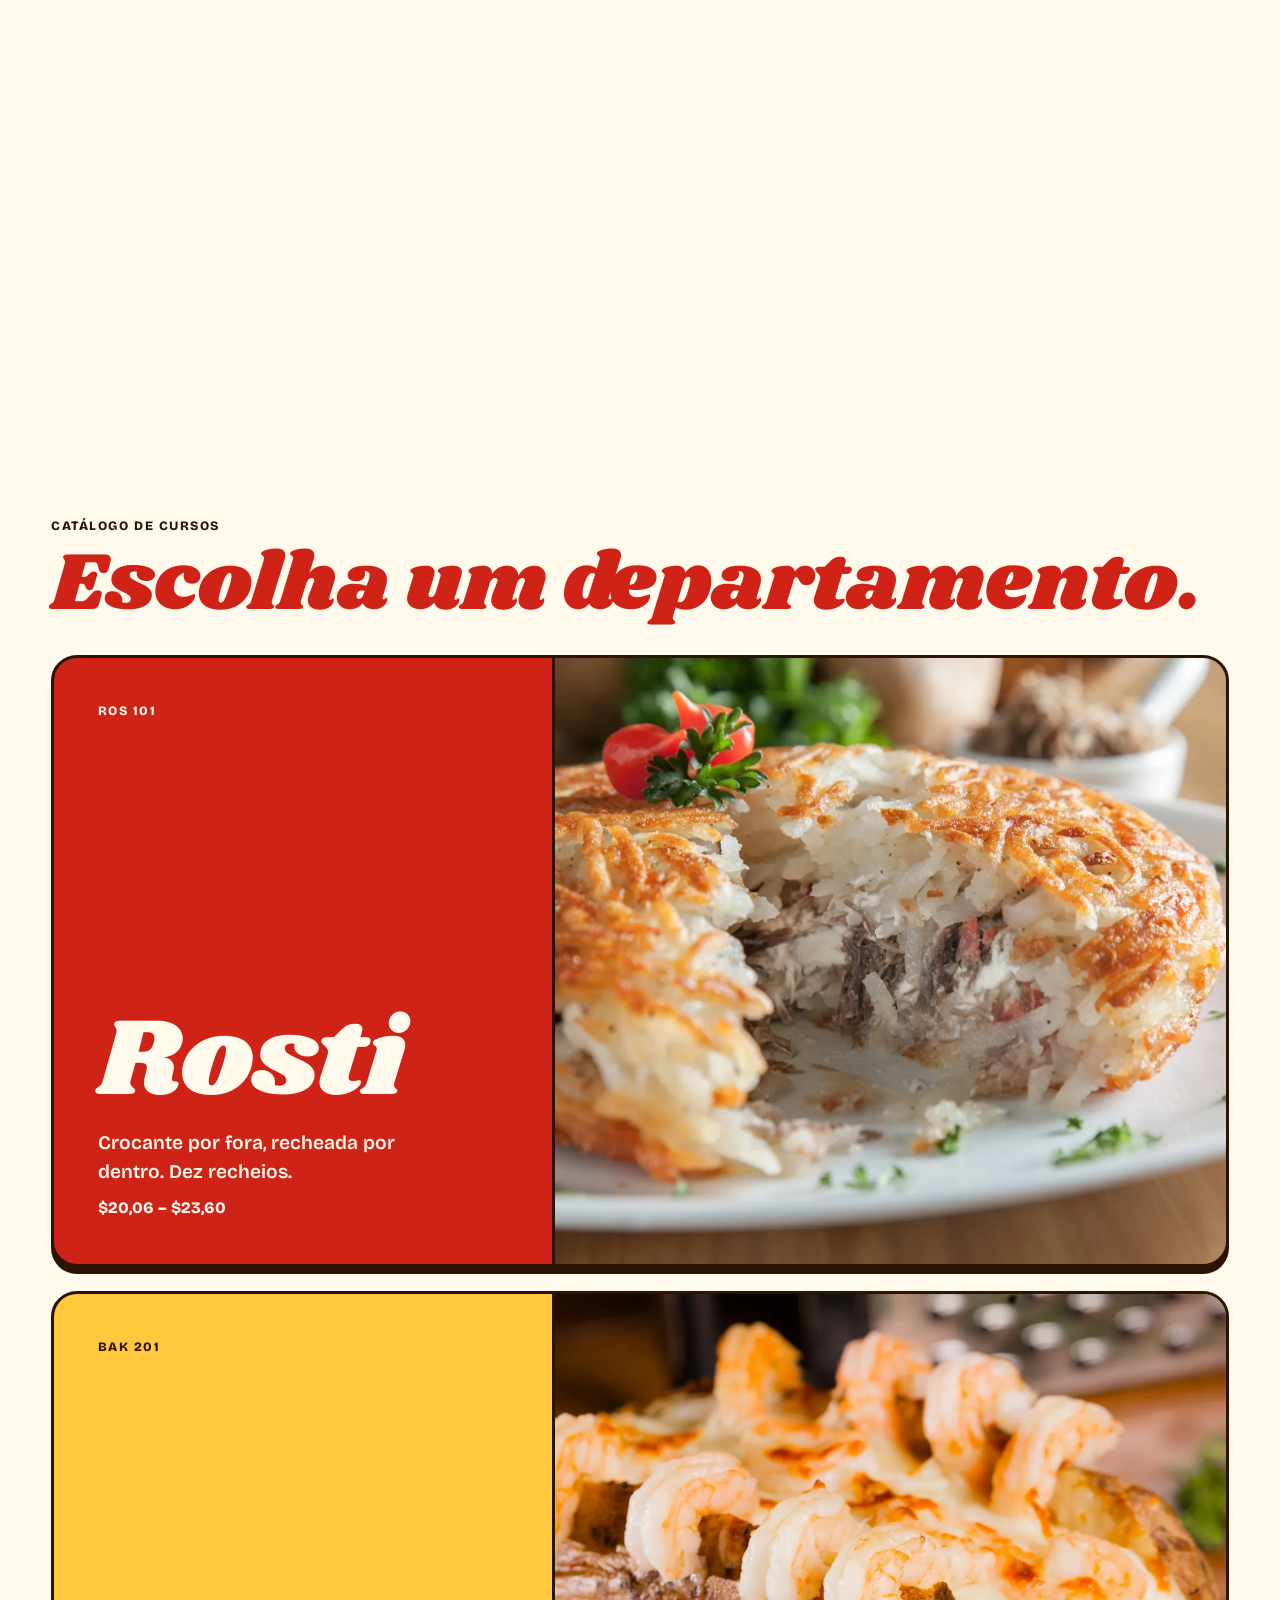
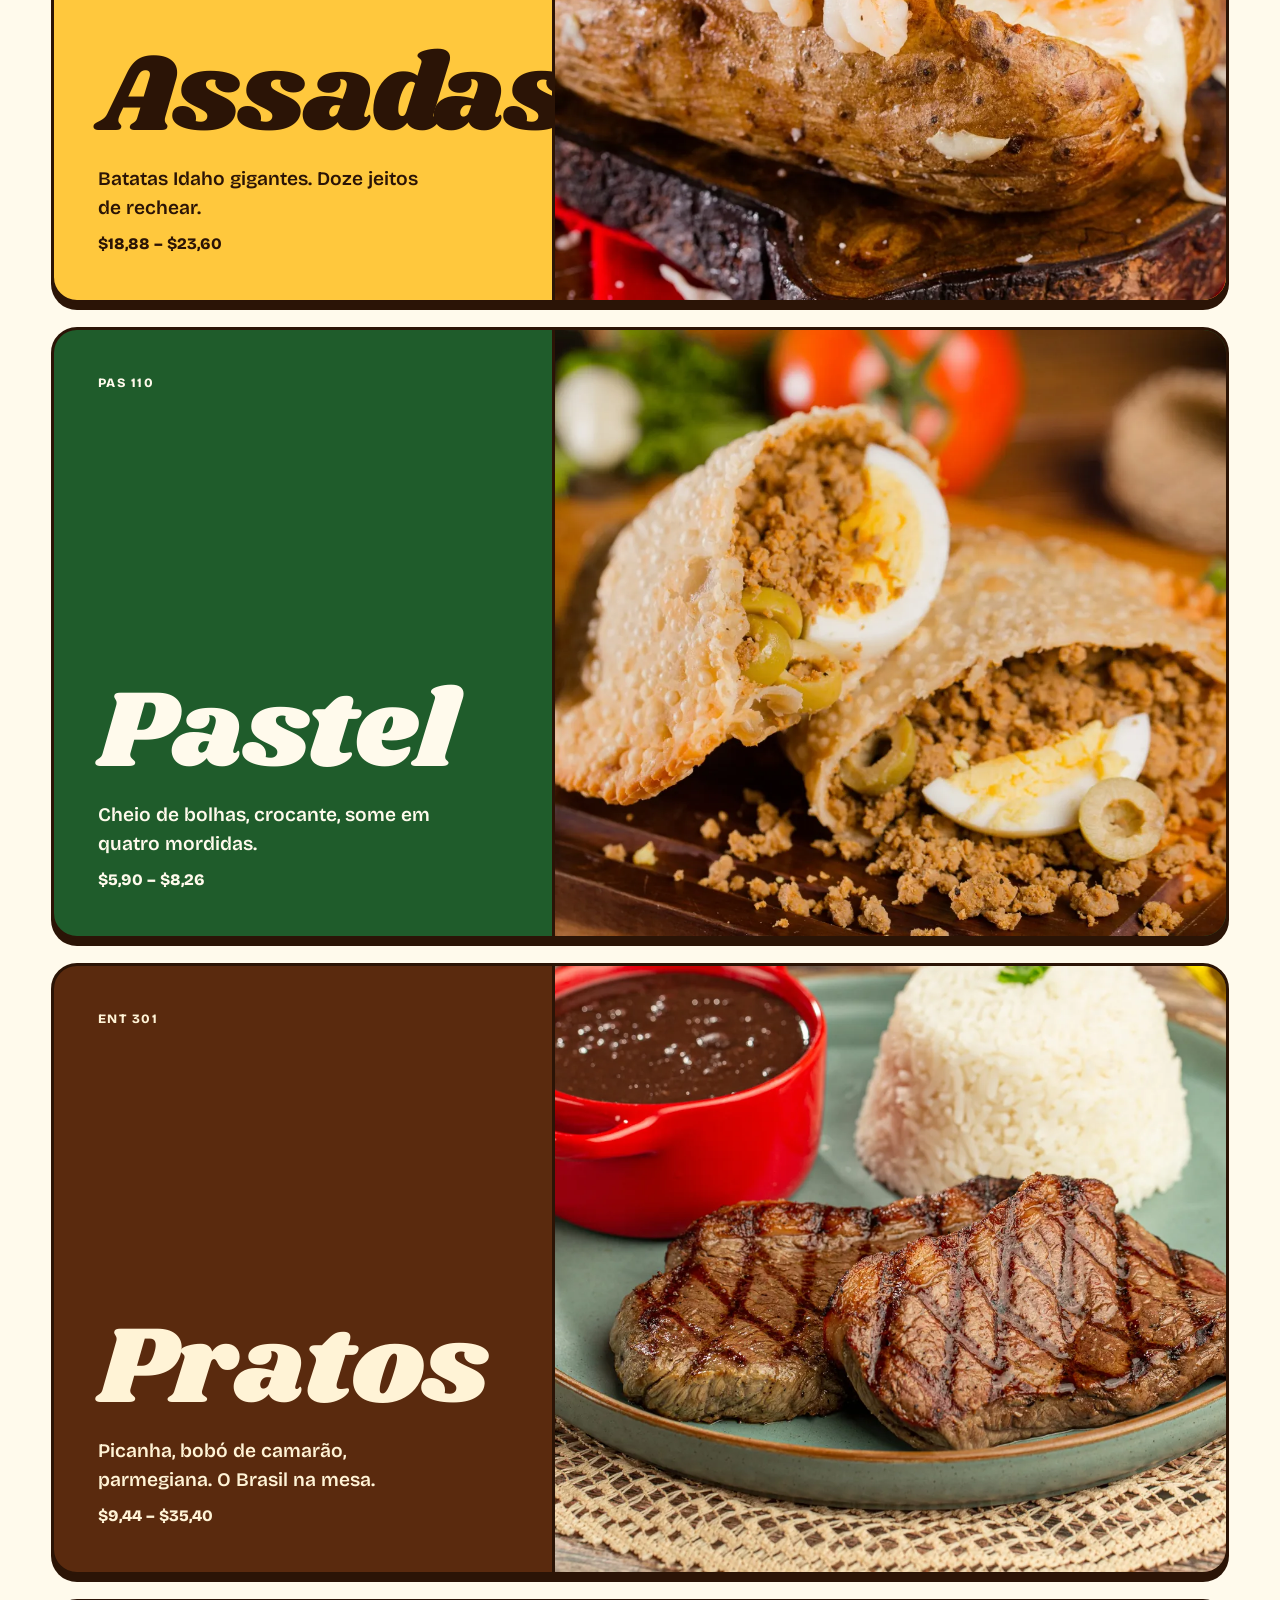
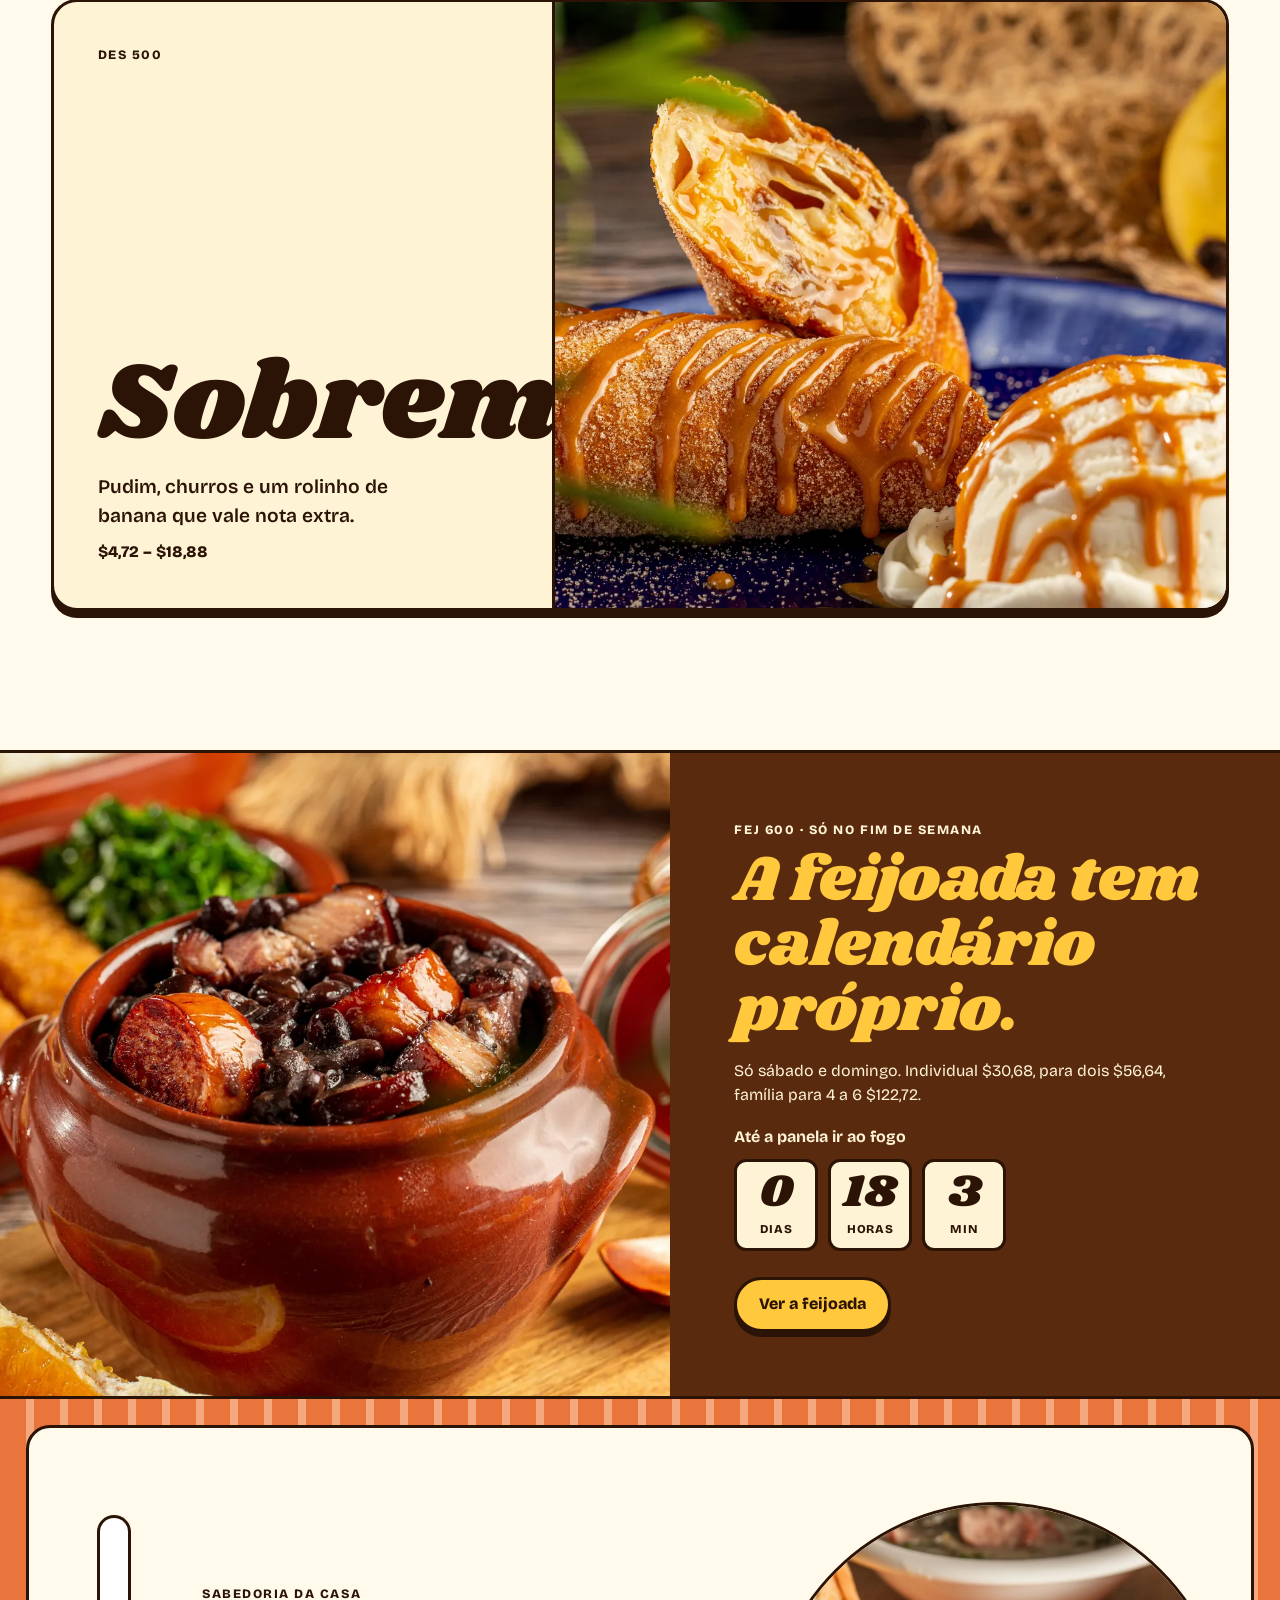
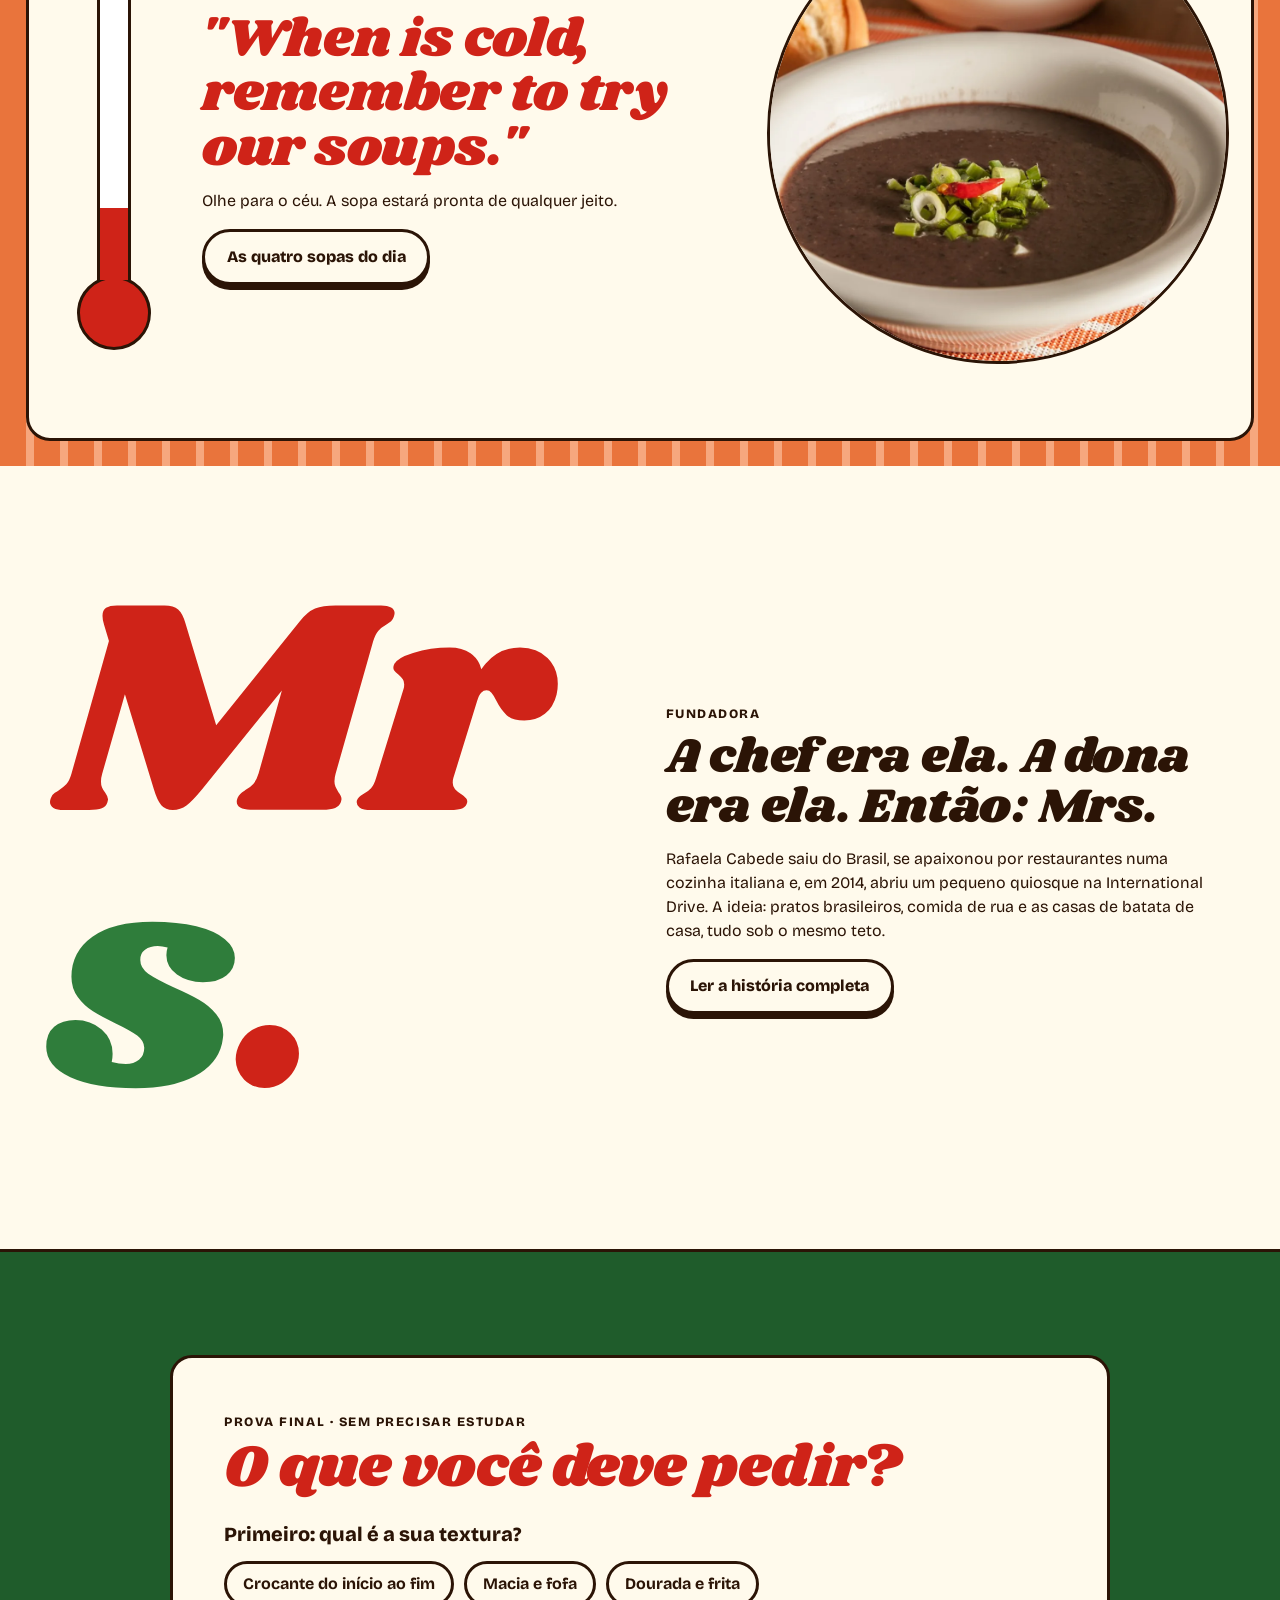
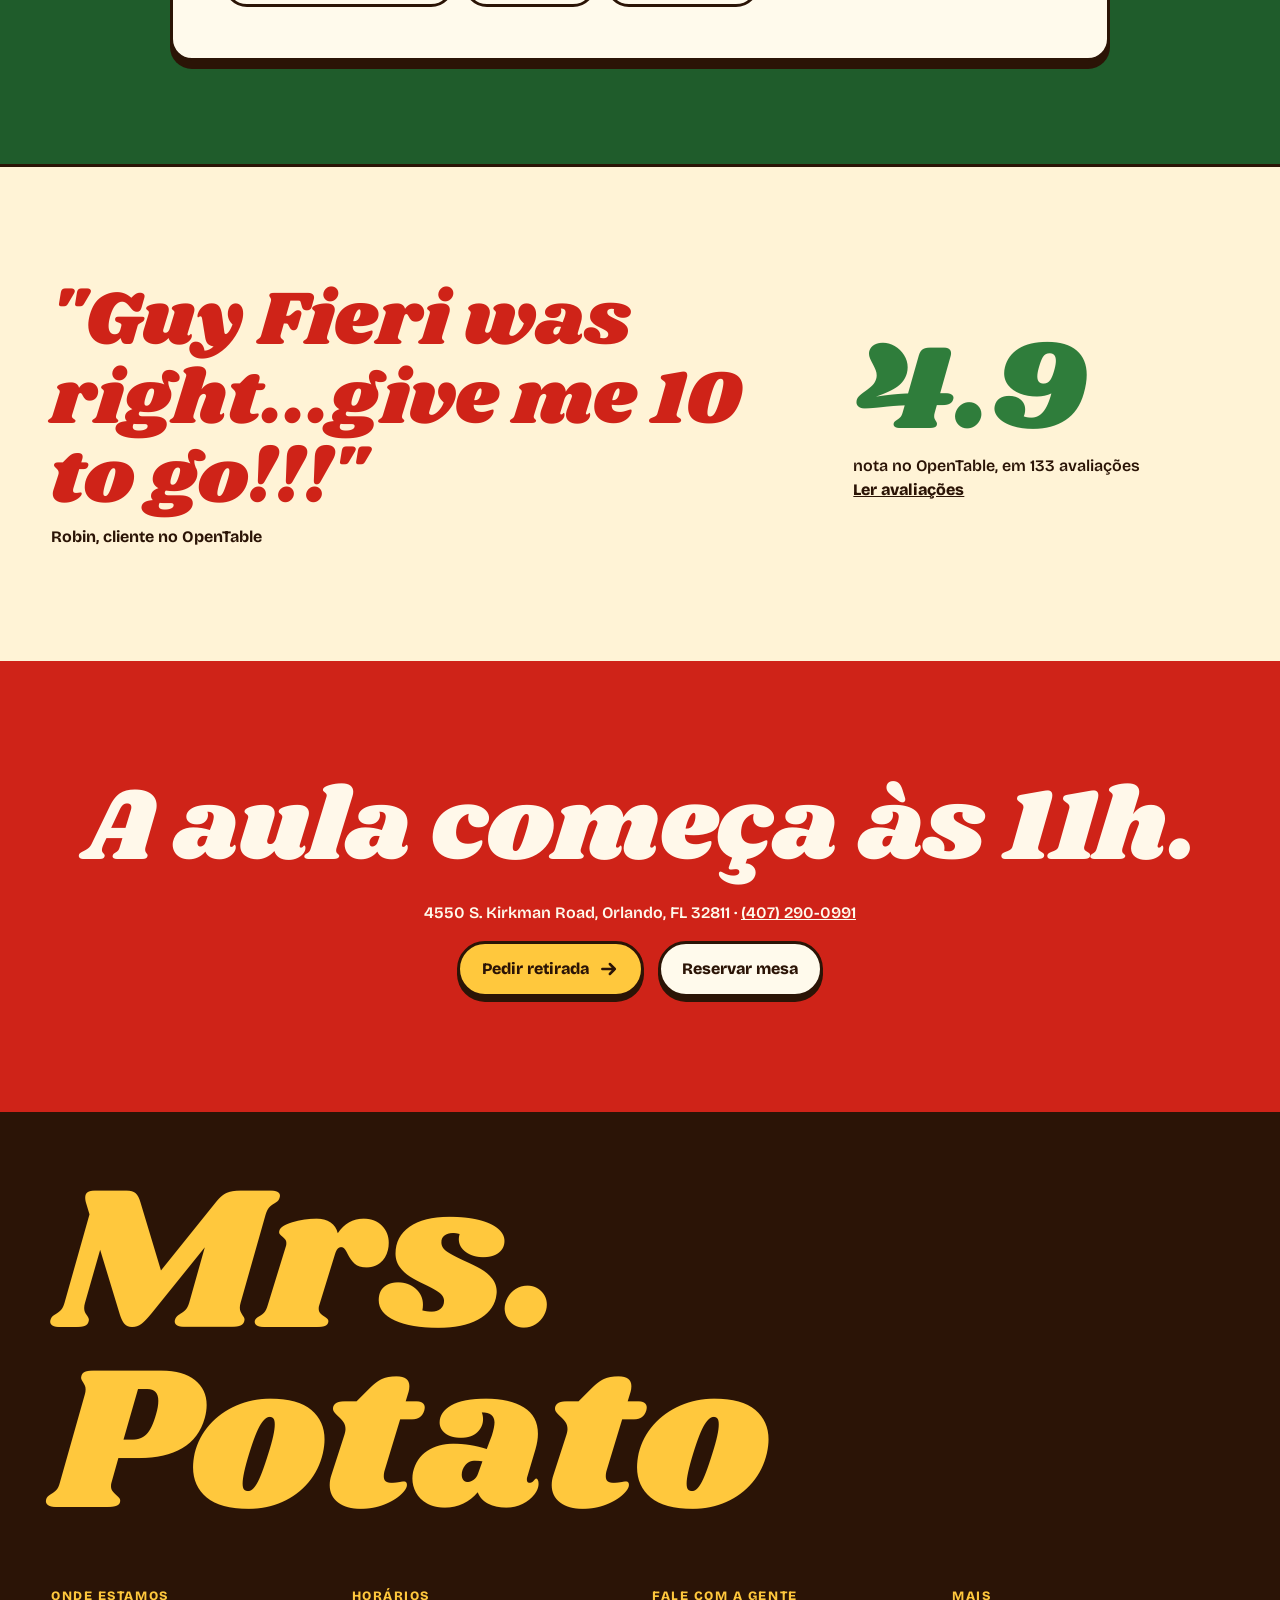
<file: pt/index.html>
<!doctype html>
<html lang="pt-BR">
<head>
<meta charset="utf-8">
<meta name="viewport" content="width=device-width, initial-scale=1, viewport-fit=cover">
<meta name="robots" content="noindex">
<title>Mrs. Potato | O Instituto da Batata de Orlando</title>
<meta name="description" content="Comida brasileira de conforto em torno da batata: rosti recheada, batatas assadas gigantes, pastel e feijoada de fim de semana na S. Kirkman Road, Orlando.">
<meta name="theme-color" content="#CF2318">
<link rel="icon" href="../img/favicon.png">
<link rel="alternate" hreflang="en" href="../index.html">
<link rel="alternate" hreflang="pt-BR" href="index.html">
<link rel="preload" href="../fonts/shrikhand-latin.woff2" as="font" type="font/woff2" crossorigin>
<link rel="stylesheet" href="../styles.css">
<script type="application/ld+json">{"@context":"https://schema.org","@type":"Restaurant","name":"Mrs. Potato Restaurant","servesCuisine":["Brazilian","Comfort Food"],"telephone":"+14072900991","email":"mrspotatofl@gmail.com","priceRange":"$$","acceptsReservations":true,"hasMenu":"https://mrspotato.hrpos.heartland.us/menu","address":{"@type":"PostalAddress","streetAddress":"4550 S. Kirkman Road","addressLocality":"Orlando","addressRegion":"FL","postalCode":"32811","addressCountry":"US"},"openingHoursSpecification":[{"@type":"OpeningHoursSpecification","dayOfWeek":["Monday","Tuesday","Wednesday","Thursday"],"opens":"11:00","closes":"22:00"},{"@type":"OpeningHoursSpecification","dayOfWeek":["Friday","Saturday"],"opens":"11:00","closes":"23:00"},{"@type":"OpeningHoursSpecification","dayOfWeek":"Sunday","opens":"11:00","closes":"21:00"}],"sameAs":["https://www.instagram.com/mrspotatoorlando/","https://www.facebook.com/mrspotatoorlando"]}</script>
</head>
<body data-page="index" data-lang="pt" data-base="../">
<a class="skip" href="#main">Pular para o conteúdo</a>
<svg width="0" height="0" class="sprite" aria-hidden="true"><defs>
  <symbol id="c-bacon" viewBox="0 0 80 40"><path d="M4 12c12-10 20 8 34 0s22-8 38 2l-2 16c-14-8-24-8-36 0S14 22 4 30z" fill="#B5361C" stroke="#4A1E08" stroke-width="3"/><path d="M8 20c10-6 20 6 32 0s20-6 32 2" fill="none" stroke="#F6C9A0" stroke-width="4"/></symbol>
  <symbol id="c-cheese" viewBox="0 0 60 60"><path d="M6 22 34 6l20 18v26H6z" fill="#FFC83D" stroke="#4A1E08" stroke-width="3" stroke-linejoin="round"/><path d="M6 22h48" stroke="#4A1E08" stroke-width="3"/><circle cx="22" cy="36" r="5" fill="#E8A21E"/><circle cx="40" cy="42" r="3.5" fill="#E8A21E"/></symbol>
  <symbol id="c-onion" viewBox="0 0 60 60"><circle cx="30" cy="30" r="25" fill="none" stroke="#8B2A6B" stroke-width="7"/><circle cx="30" cy="30" r="14" fill="none" stroke="#C569A6" stroke-width="5"/></symbol>
  <symbol id="c-scallion" viewBox="0 0 60 60"><circle cx="30" cy="30" r="21" fill="#DDF0B8" stroke="#2F7D3B" stroke-width="8"/><circle cx="30" cy="30" r="8" fill="none" stroke="#2F7D3B" stroke-width="4"/></symbol>
  <symbol id="c-chicken" viewBox="0 0 80 50"><path d="M6 30c8-22 22-8 32-16s26-10 36 4c-6 18-20 8-30 18s-30 12-38-6z" fill="#F4D9A8" stroke="#4A1E08" stroke-width="3"/><path d="M18 30c8-6 14-2 22-8M38 34c8-6 14-4 22-12" fill="none" stroke="#C99A58" stroke-width="3"/></symbol>
  <symbol id="c-beef" viewBox="0 0 80 50"><path d="M6 26C12 8 30 12 42 8s26 2 32 14c-4 18-24 12-36 18S10 42 6 26z" fill="#6F2F16" stroke="#32140A" stroke-width="3"/><path d="M18 24c10-6 18 0 26-6M34 34c10-6 18-2 26-10" fill="none" stroke="#A85A34" stroke-width="3"/></symbol>
  <symbol id="c-shrimp" viewBox="0 0 70 60"><path d="M58 14C40 0 12 8 8 30c-2 14 10 26 24 24l2-10c-8 2-14-4-14-12 2-14 18-18 30-10z" fill="#F58A5E" stroke="#6B2A10" stroke-width="3" stroke-linejoin="round"/><path d="M22 16l6 12M36 10l2 12M12 34l12-2" stroke="#FFD2B8" stroke-width="3"/></symbol>
  <symbol id="c-broccoli" viewBox="0 0 60 60"><rect x="24" y="34" width="12" height="22" rx="4" fill="#A8C96A" stroke="#2C5A1E" stroke-width="3"/><circle cx="18" cy="26" r="13" fill="#3D8F3F" stroke="#2C5A1E" stroke-width="3"/><circle cx="42" cy="26" r="13" fill="#3D8F3F" stroke="#2C5A1E" stroke-width="3"/><circle cx="30" cy="16" r="13" fill="#4CA64D" stroke="#2C5A1E" stroke-width="3"/></symbol>
  <symbol id="c-sausage" viewBox="0 0 60 60"><circle cx="30" cy="30" r="24" fill="#B8421F" stroke="#4A1E08" stroke-width="3"/><circle cx="22" cy="24" r="4" fill="#F0B090"/><circle cx="38" cy="22" r="3" fill="#F0B090"/><circle cx="34" cy="38" r="5" fill="#F0B090"/><circle cx="20" cy="38" r="3" fill="#7E2A10"/></symbol>
  <symbol id="c-pepper" viewBox="0 0 70 40"><path d="M6 24C14 6 34 10 62 8c4 10 0 18-8 20-16 2-30 8-42 4-4-1-6-4-6-8z" fill="#3D9B45" stroke="#1F5526" stroke-width="3"/></symbol>
  <symbol id="c-mushroom" viewBox="0 0 60 60"><path d="M6 28C8 8 52 8 54 28c0 4-48 4-48 0z" fill="#C9A27A" stroke="#4A2A10" stroke-width="3"/><path d="M22 32h16l3 18c-6 6-16 6-22 0z" fill="#F3E4CC" stroke="#4A2A10" stroke-width="3"/></symbol>
  <symbol id="c-cream" viewBox="0 0 70 60"><path d="M10 40c-8-8 0-20 10-18 2-12 20-16 28-6 12-2 18 12 12 20 4 12-10 18-18 12-10 8-30 4-32-8z" fill="#FFFAEC" stroke="#8A6A3C" stroke-width="3"/></symbol>
  <symbol id="i-arrow" viewBox="0 0 24 24"><path d="M4 12h15M13 6l6 6-6 6" fill="none" stroke="currentColor" stroke-width="3" stroke-linecap="round" stroke-linejoin="round"/></symbol>
</defs></svg>
<header class="top" id="top">
  <a class="brand" href="../pt/index.html" aria-label="Mrs. Potato">
    <img src="../img/logo-s.webp" width="56" height="56" alt="">
    <span>Mrs. Potato</span>
  </a>
  <nav class="nav" aria-label="Principal">
    <a href="index.html" aria-current="page">O Instituto</a><a href="menu.html">Cardápio</a><a href="story.html">Nossa História</a><a href="gallery.html">Galeria</a><a href="visit.html">Visite</a>
  </nav>
  <div class="top-act">
    <a class="lang" href="../index.html" hreflang="en" aria-label="View in English">EN</a>
    <a class="btn sm ghost" href="visit.html#reserve">Reservar</a>
    <a class="btn sm" href="https://mrspotato.hrpos.heartland.us/menu" target="_blank" rel="noopener">Pedir retirada</a>
    <button class="burger" aria-label="Abrir menu" aria-expanded="false" aria-controls="drawer"><i></i><i></i></button>
  </div>
</header>
<div class="drawer" id="drawer" hidden>
  <a href="index.html">O Instituto</a><a href="menu.html">Cardápio</a><a href="story.html">Nossa História</a><a href="gallery.html">Galeria</a><a href="visit.html">Visite</a>
</div>
<div class="roller" aria-hidden="true"><img src="../img/logo-s.webp" alt="" width="52" height="52"></div>
<main id="main">

<section class="hero" id="hero">
  <div class="hero-t">
    <p class="hero-k">Como Guy Fieri a chamou</p>
    <h1><span>The</span> <span>Potato</span> <span>Institute</span></h1>
  </div>
  <div class="hero-disc">
    <img class="rosti" src="../img/cut-rosti-plain.webp" alt="Uma batata rosti dourada e crocante" width="1100" height="1100" fetchpriority="high">
    <svg class="rim" viewBox="0 0 400 400" aria-hidden="true"><defs><path id="rimp" d="M200 200m-186 0a186 186 0 1 1 372 0a186 186 0 1 1-372 0"/></defs><text textLength="1160" lengthAdjust="spacing"><textPath href="#rimp" textLength="1160" lengthAdjust="spacing">COMIDA BRASILEIRA DE CONFORTO • ORLANDO, FLÓRIDA • DESDE 2014 • COMIDA BRASILEIRA DE CONFORTO • ORLANDO, FLÓRIDA • DESDE 2014 • </textPath></text></svg>
  </div>
  <img class="hero-m" src="../img/mascot.webp" alt="Mascote da Mrs. Potato de chapéu de chef, segurando uma colher" width="586" height="714">
  <div class="hero-f">
    <p>Comida brasileira de conforto em torno da batata, na S. Kirkman Road.</p>
    <p class="live" data-live></p>
    <div class="cta "><a class="btn" href="https://mrspotato.hrpos.heartland.us/menu" target="_blank" rel="noopener">Pedir retirada<svg width="20" height="20"><use href="#i-arrow"/></svg></a><a class="btn alt" href="visit.html#reserve">Reservar mesa</a></div>
  </div>
</section>

<section class="ticker" aria-label="Reconhecimento"><div class="tick-in">
  <div><span>Diners, Drive-Ins and Dives</span><i>●</i><span>Best Dressed Potato</span><i>●</i><span>Best Latin</span><i>●</i><span>Top 12 de Orlando</span><i>●</i><span>4,9 no OpenTable</span><i>●</i></div><div aria-hidden="true"><span>Diners, Drive-Ins and Dives</span><i>●</i><span>Best Dressed Potato</span><i>●</i><span>Best Latin</span><i>●</i><span>Top 12 de Orlando</span><i>●</i><span>4,9 no OpenTable</span><i>●</i></div>
</div></section>

<section class="scope" id="scope">
  <div class="scope-in">
    <div class="scope-t">
      <span class="code">Aula 1</span>
      <h2>Anatomia de uma rosti.</h2>
      <ol class="scope-l">
        <li class="on" data-s="0"><b>A crosta</b><p>Batata ralada, dourada na chapa. É o que você escuta primeiro.</p></li><li class="" data-s="1"><b>O miolo</b><p>Batata macia, fumegante, segurando o recheio no lugar.</p></li><li class="" data-s="2"><b>O recheio</b><p>Farto e generoso. Feito na hora, então chega derretendo.</p></li><li class="" data-s="3"><b>O puxa-puxa</b><p>A prova revisada por pares de que deu certo.</p></li>
      </ol>
    </div>
    <div class="lens" aria-label="Vistas aproximadas de uma batata rosti" role="img">
      <div class="lens-g"><img class="lens-a" src="../img/rosti-cut.webp" alt=""><img class="lens-b" src="../img/rosti-pull.webp" alt=""></div>
      <span class="lens-tick t1"></span><span class="lens-tick t2"></span><span class="lens-tick t3"></span><span class="lens-tick t4"></span>
      <span class="lens-x" id="lensx">×1</span>
    </div>
  </div>
</section>

<section class="lab" id="lab">
  <header class="lab-h">
    <span class="code">Aula 2 · Prática</span>
    <h2>O Laboratório de Recheios.</h2>
    <p>Toda combinação aqui é um prato de verdade, com o preço da listagem. Escolha o formato, o recheio e faça o pedido.</p>
  </header>
  <div class="lab-g">
    <div class="lab-c">
      <div class="seg" role="radiogroup" aria-label="Formato">
        <button role="radio" aria-checked="true" data-fmt="rosti">Rosti</button>
        <button role="radio" aria-checked="false" data-fmt="baked">Assada</button>
        <button role="radio" aria-checked="false" data-fmt="small">Rosti pequena</button>
      </div>
      <div class="fills" role="radiogroup" aria-label="Recheio">
        <button role="radio" aria-checked="true" data-fill="carne-seca"><svg width="30" height="30" aria-hidden="true"><use href="#c-beef"/></svg>Carne Seca</button><button role="radio" aria-checked="false" data-fill="catupiry"><svg width="30" height="30" aria-hidden="true"><use href="#c-chicken"/></svg>Frango com Catupiry</button><button role="radio" aria-checked="false" data-fill="shrimp"><svg width="30" height="30" aria-hidden="true"><use href="#c-shrimp"/></svg>Camarão</button><button role="radio" aria-checked="false" data-fill="bacon"><svg width="30" height="30" aria-hidden="true"><use href="#c-bacon"/></svg>Bacon</button><button role="radio" aria-checked="false" data-fill="calabresa"><svg width="30" height="30" aria-hidden="true"><use href="#c-sausage"/></svg>Calabresa</button><button role="radio" aria-checked="false" data-fill="philly"><svg width="30" height="30" aria-hidden="true"><use href="#c-beef"/></svg>Philly Cheese Steak</button><button role="radio" aria-checked="false" data-fill="cbr"><svg width="30" height="30" aria-hidden="true"><use href="#c-chicken"/></svg>Frango, Bacon e Ranch</button><button role="radio" aria-checked="false" data-fill="four-cheese"><svg width="30" height="30" aria-hidden="true"><use href="#c-cheese"/></svg>Quatro Queijos</button><button role="radio" aria-checked="false" data-fill="loaded"><svg width="30" height="30" aria-hidden="true"><use href="#c-bacon"/></svg>Loaded</button><button role="radio" aria-checked="false" data-fill="broccoli"><svg width="30" height="30" aria-hidden="true"><use href="#c-broccoli"/></svg>Brócolis e Cheddar</button><button role="radio" aria-checked="false" data-fill="filet"><svg width="30" height="30" aria-hidden="true"><use href="#c-beef"/></svg>Strogonoff de Filé</button><button role="radio" aria-checked="false" data-fill="chicken-strog"><svg width="30" height="30" aria-hidden="true"><use href="#c-chicken"/></svg>Strogonoff de Frango</button>
      </div>
    </div>
    <div class="dish-stage" id="stage" aria-hidden="true">
      <div class="petri">
        <img class="p-base p-rosti" src="../img/cut-rosti-plain.webp" alt="">
        <img class="p-base p-baked" src="../img/baked-loaded-s.webp" alt="" hidden>
        <div class="p-chips" id="chips"></div>
        <img class="p-top" id="ptop" src="../img/cut-rosti-plain.webp" alt="">
      </div>
      <img class="p-mascot" src="../img/mascot.webp" alt="">
      <span class="p-say" id="psay"></span>
    </div>
    <div class="report">
      <span class="code">Relatório</span>
      <h3 id="rname"></h3>
      <p id="ring"></p>
      <p class="r-guy" id="rguy" hidden></p>
      <p class="r-price" id="rprice"></p>
      <a class="btn" id="rorder" href="https://mrspotato.hrpos.heartland.us/menu" target="_blank" rel="noopener">Pedir para retirada<svg width="20" height="20"><use href="#i-arrow"/></svg></a>
      <a class="r-all" href="menu.html">Ver o catálogo completo</a>
    </div>
  </div>
</section>

<section class="pull" id="pull">
  <div class="pull-in">
    <p class="pull-k">Role devagar. Estica.</p>
    <div class="pull-w" aria-label="QUEIJO"><span aria-hidden="true" style="--s:1.4">Q</span><span aria-hidden="true" style="--s:3.1">U</span><span aria-hidden="true" style="--s:4.6">E</span><span aria-hidden="true" style="--s:2.2">I</span><span aria-hidden="true" style="--s:5.2">J</span><span aria-hidden="true" style="--s:2.7">O</span></div>
    <img class="pull-p" src="../img/baked-bacon-pull.webp" alt="Queijo derretido esticando de uma batata assada" loading="lazy">
  </div>
</section>

<section class="catalog" id="catalog">
  <header class="cat-h"><span class="code">Catálogo de cursos</span><h2>Escolha um departamento.</h2></header>
  <div class="cat-st">
    <a class="cat tone-red" href="menu.html#rosti">
      <div class="cat-t"><span class="code">ROS 101</span><h3>Rosti</h3><p>Crocante por fora, recheada por dentro. Dez recheios.</p><b>$20,06 – $23,60</b></div>
      <div class="cat-i"><img src="../img/rosti-cut.webp" alt="" loading="lazy"></div>
    </a><a class="cat tone-butter" href="menu.html#baked">
      <div class="cat-t"><span class="code">BAK 201</span><h3>Assadas</h3><p>Batatas Idaho gigantes. Doze jeitos de rechear.</p><b>$18,88 – $23,60</b></div>
      <div class="cat-i"><img src="../img/baked-shrimp.webp" alt="" loading="lazy"></div>
    </a><a class="cat tone-green" href="menu.html#pastel">
      <div class="cat-t"><span class="code">PAS 110</span><h3>Pastel</h3><p>Cheio de bolhas, crocante, some em quatro mordidas.</p><b>$5,90 – $8,26</b></div>
      <div class="cat-i"><img src="../img/pastel-open.webp" alt="" loading="lazy"></div>
    </a><a class="cat tone-crust" href="menu.html#meals">
      <div class="cat-t"><span class="code">ENT 301</span><h3>Pratos</h3><p>Picanha, bobó de camarão, parmegiana. O Brasil na mesa.</p><b>$9,44 – $35,40</b></div>
      <div class="cat-i"><img src="../img/picanha.webp" alt="" loading="lazy"></div>
    </a><a class="cat tone-cream" href="menu.html#desserts">
      <div class="cat-t"><span class="code">DES 500</span><h3>Sobremesas</h3><p>Pudim, churros e um rolinho de banana que vale nota extra.</p><b>$4,72 – $18,88</b></div>
      <div class="cat-i"><img src="../img/banana-roll.webp" alt="" loading="lazy"></div>
    </a>
  </div>
</section>

<section class="fei" id="feijoada">
  <img class="fei-i" src="../img/feijoada.webp" alt="Feijoada em panela de barro com arroz, farofa e laranja" loading="lazy">
  <div class="fei-t">
    <span class="code">FEJ 600 · Só no fim de semana</span>
    <h2>A feijoada tem calendário próprio.</h2>
    <p>Só sábado e domingo. Individual $30,68, para dois $56,64, família para 4 a 6 $122,72.</p>
    <div class="clock" id="clock" aria-live="off"></div>
    <a class="btn" href="menu.html#feijoada">Ver a feijoada</a>
  </div>
</section>

<section class="soup" id="soup">
  <div class="therm" aria-hidden="true"><div class="th-tube"><i id="thm"></i></div><div class="th-bulb"></div></div>
  <div class="soup-t">
    <span class="code">Sabedoria da casa</span>
    <h2>"When is cold, remember to try our soups."</h2>
    <p class="soup-now"><b id="ttemp">--</b> <span>agora em Orlando</span></p>
    <p id="tsay"></p>
    <a class="btn alt" href="menu.html#soups">As quatro sopas do dia</a>
  </div>
  <img class="soup-i" src="../img/soup-black-bean.webp" alt="Caldo de feijão com cebolinha" loading="lazy">
</section>

<section class="mrs" id="mrs">
  <p class="mrs-big">Mr<span>s</span>.</p>
  <div class="mrs-t">
    <span class="code">Fundadora</span>
    <h2>A chef era ela. A dona era ela. Então: Mrs.</h2>
    <p>Rafaela Cabede saiu do Brasil, se apaixonou por restaurantes numa cozinha italiana e, em 2014, abriu um pequeno quiosque na International Drive. A ideia: pratos brasileiros, comida de rua e as casas de batata de casa, tudo sob o mesmo teto.</p>
    <a class="btn alt" href="story.html">Ler a história completa</a>
  </div>
</section>

<section class="exam" id="exam">
  <div class="exam-card">
    <header><span class="code">Prova final · Sem precisar estudar</span><h2>O que você deve pedir?</h2></header>
    <div id="exq">
      <fieldset class="exq" data-k="tex"><legend>Primeiro: qual é a sua textura?</legend><div><button type="button" class="chip" data-v="rosti">Crocante do início ao fim</button><button type="button" class="chip" data-v="baked">Macia e fofa</button><button type="button" class="chip" data-v="fried">Dourada e frita</button></div></fieldset><fieldset class="exq" data-k="fla" hidden><legend>Segundo: seu recheio?</legend><div><button type="button" class="chip" data-v="beef">Carne</button><button type="button" class="chip" data-v="chicken">Frango</button><button type="button" class="chip" data-v="sea">Do mar</button><button type="button" class="chip" data-v="veg">Sem carne</button></div></fieldset><fieldset class="exq" data-k="hun" hidden><legend>Por último: quanta fome?</legend><div><button type="button" class="chip" data-v="light">Fome educada</button><button type="button" class="chip" data-v="full">Fome séria</button><button type="button" class="chip" data-v="share">Vou levar alguém</button></div></fieldset>
    </div>
    <div class="dip" id="dip" hidden>
      <img src="../img/logo-s.webp" width="72" height="72" alt="">
      <p class="dip-k">O Instituto da Batata certifica que</p>
      <input class="dip-name" id="dipn" aria-label="Seu nome" placeholder="Seu nome aqui" maxlength="32" autocomplete="off">
      <p class="dip-k">se formou em</p>
      <p class="dip-r" id="dipr"></p>
      <p class="dip-x" id="dipx"></p>
      <div class="cta"><a class="btn" href="https://mrspotato.hrpos.heartland.us/menu" target="_blank" rel="noopener">Retirar o diploma<svg width="20" height="20"><use href="#i-arrow"/></svg></a><button class="btn alt" id="dipa" type="button">Refazer</button></div>
      <span class="dip-stamp">Aprovado</span>
    </div>
  </div>
</section>

<section class="say">
  <blockquote>"Guy Fieri was right...give me 10 to go!!!"<cite>Robin, cliente no OpenTable</cite></blockquote>
  <div class="say-n"><b>4.9</b><span>nota no OpenTable, em 133 avaliações</span><a href="https://www.opentable.com/r/mrs-potato-restaurant-orlando" target="_blank" rel="noopener">Ler avaliações</a></div>
</section>

<section class="last">
  <h2>A aula começa às 11h.</h2>
  <p>4550 S. Kirkman Road, Orlando, FL 32811 · <a href="tel:+14072900991">(407) 290-0991</a></p>
  <div class="cta "><a class="btn" href="https://mrspotato.hrpos.heartland.us/menu" target="_blank" rel="noopener">Pedir retirada<svg width="20" height="20"><use href="#i-arrow"/></svg></a><a class="btn alt" href="visit.html#reserve">Reservar mesa</a></div>
</section>
<script>window.MP={"fillings":[{"id":"carne-seca","name":"Carne Seca","rosti":23.6,"baked":22.42,"small":21.24,"guy":true,"chips":["beef","cream","beef"],"ing":"Carne seca, cream cheese"},{"id":"catupiry","name":"Frango com Catupiry","rosti":23.6,"baked":22.42,"small":21.24,"guy":true,"chips":["chicken","cream","chicken"],"ing":"Frango desfiado, Catupiry"},{"id":"shrimp","name":"Camarão","rosti":23.6,"baked":22.42,"small":21.24,"guy":false,"chips":["shrimp","cream","cheese"],"ing":"Camarão, cream cheese, mussarela, provolone"},{"id":"bacon","name":"Bacon","rosti":22.42,"baked":21.24,"small":21.24,"guy":false,"chips":["bacon","cheese","onion"],"ing":"Bacon, mussarela, provolone, cebola roxa"},{"id":"calabresa","name":"Calabresa","rosti":22.42,"baked":21.24,"small":20.06,"guy":false,"chips":["sausage","cheese","onion"],"ing":"Calabresa, mussarela, provolone, cebola roxa"},{"id":"philly","name":"Philly Cheese Steak","rosti":22.42,"baked":21.24,"small":null,"guy":false,"chips":["beef","pepper","cheese","onion"],"ing":"Carne Philly, pimentões, cebola, mussarela, provolone"},{"id":"cbr","name":"Frango, Bacon e Ranch","rosti":21.24,"baked":20.06,"small":20.06,"guy":false,"chips":["chicken","bacon","cream"],"ing":"Frango desfiado, bacon, ranch"},{"id":"four-cheese","name":"Quatro Queijos","rosti":21.24,"baked":20.06,"small":20.06,"guy":false,"chips":["cheese","cheese","cream"],"ing":"Mussarela, provolone, cheddar, cream cheese"},{"id":"loaded","name":"Loaded","rosti":21.24,"baked":20.06,"small":20.06,"guy":false,"chips":["bacon","scallion","cheese","cream"],"ing":"Sour cream, cheddar, bacon, cebolinha"},{"id":"broccoli","name":"Brócolis e Cheddar","rosti":20.06,"baked":18.88,"small":17.7,"guy":false,"chips":["broccoli","cheese"],"ing":"Brócolis, cheddar"},{"id":"filet","name":"Strogonoff de Filé","rosti":null,"baked":23.6,"small":null,"guy":false,"chips":["beef","mushroom","cream"],"ing":"Tiras de filé mignon, cogumelos, molho cremoso"},{"id":"chicken-strog","name":"Strogonoff de Frango","rosti":null,"baked":21.24,"small":null,"guy":false,"chips":["chicken","mushroom","cream"],"ing":"Tiras de frango, cogumelos, molho cremoso"}],"exam":{"rosti":{"beef":["Rosti de Carne Seca",23.6],"chicken":["Rosti de Frango com Catupiry",23.6],"sea":["Rosti de Camarão",23.6],"veg":["Rosti de Brócolis e Cheddar",20.06]},"baked":{"beef":["Assada com Strogonoff de Filé",23.6],"chicken":["Assada com Frango e Catupiry",22.42],"sea":["Assada com Camarão",22.42],"veg":["Assada Quatro Queijos",20.06]},"fried":{"beef":["Pastel de Carne Seca",7.08],"chicken":["Coxinha",14.16],"sea":["Bolinho de Bacalhau",15.34],"veg":["Bolinha de Queijo",14.16]}},"i18n":{"rosti":"Rosti","baked":"Assada","small":"Rosti pequena","sealed":"Fechada. Crocante dos dois lados.","loaded":"Recheada. Manteiga de alho inclusa.","guy":"Favorita do Guy Fieri","na":"Não existe nesse formato","pickOther":"Escolha outro recheio ou troque o formato.","open":"Aberto agora","closed":"Fechado agora","until":"até","opens":"Abre","today":"hoje às","tomorrow":"amanhã às","feiOn":"A panela está no fogo. Hoje tem feijoada.","feiOff":"Até a panela ir ao fogo","d":"dias","h":"horas","m":"min","cold":"Oficialmente frio. A sopa virou leitura obrigatória.","warm":"Não está frio. A sopa não se importa.","noTemp":"Olhe para o céu. A sopa estará pronta de qualquer jeito.","sharePlus":"Inclua a Porção Mista para dividir, $15,34.","lightPlus":"Dica: as rostis também vêm em tamanho pequeno.","anon":"Estudante Honorário"}};</script>
</main>
<footer class="foot">
  <div class="foot-big">Mrs.<br>Potato</div>
  <div class="foot-grid">
    <div><h3>Onde estamos</h3><p>4550 S. Kirkman Road<br>Orlando, FL 32811</p><p><a href="https://www.google.com/maps/search/?api=1&query=Mrs.+Potato+Restaurant+4550+S+Kirkman+Rd+Orlando+FL" target="_blank" rel="noopener">Como chegar</a></p></div>
    <div><h3>Horários</h3><p>Seg. a qui., 11h às 22h<br>Sex. e sáb., 11h às 23h<br>Dom., 11h às 21h</p><p class="small">31/12 fecha às 16h. 1/1 abre às 16h.</p></div>
    <div><h3>Fale com a gente</h3><p><a href="tel:+14072900991">(407) 290-0991</a><br><a href="mailto:mrspotatofl@gmail.com">mrspotatofl@gmail.com</a><br><a href="https://wa.me/14072900991" target="_blank" rel="noopener">WhatsApp</a></p></div>
    <div><h3>Mais</h3><p><a href="https://squareup.com/gift/0Y94Y22VKC44X/order" target="_blank" rel="noopener">Comprar vale-presente</a><br><a href="https://docs.google.com/forms/d/e/1FAIpQLSfKvar0xJ7GNBSVmNFi2Af9ASPOJ3mbZv-0FVvFWEEGnhocbg/viewform" target="_blank" rel="noopener">Faça parte da equipe</a><br><a href="https://www.instagram.com/mrspotatoorlando/" target="_blank" rel="noopener">Instagram</a> · <a href="https://www.facebook.com/mrspotatoorlando" target="_blank" rel="noopener">Facebook</a></p></div>
  </div>
</footer>
<nav class="dock" aria-label="Ações rápidas">
  <a href="https://mrspotato.hrpos.heartland.us/menu" target="_blank" rel="noopener" class="d1">Pedir</a>
  <a href="visit.html#reserve" class="d2">Reservar</a>
  <a href="tel:+14072900991" class="d3">Ligar</a>
</nav>
<p class="preview-tag">Prévia de design. Não é o site oficial da Mrs. Potato.</p>

<script src="../vendor/gsap.min.js"></script>
<script src="../vendor/ScrollTrigger.min.js"></script>
<script src="../vendor/lenis.min.js"></script>
<script src="../app.js"></script>
</body>
</html>
</file>
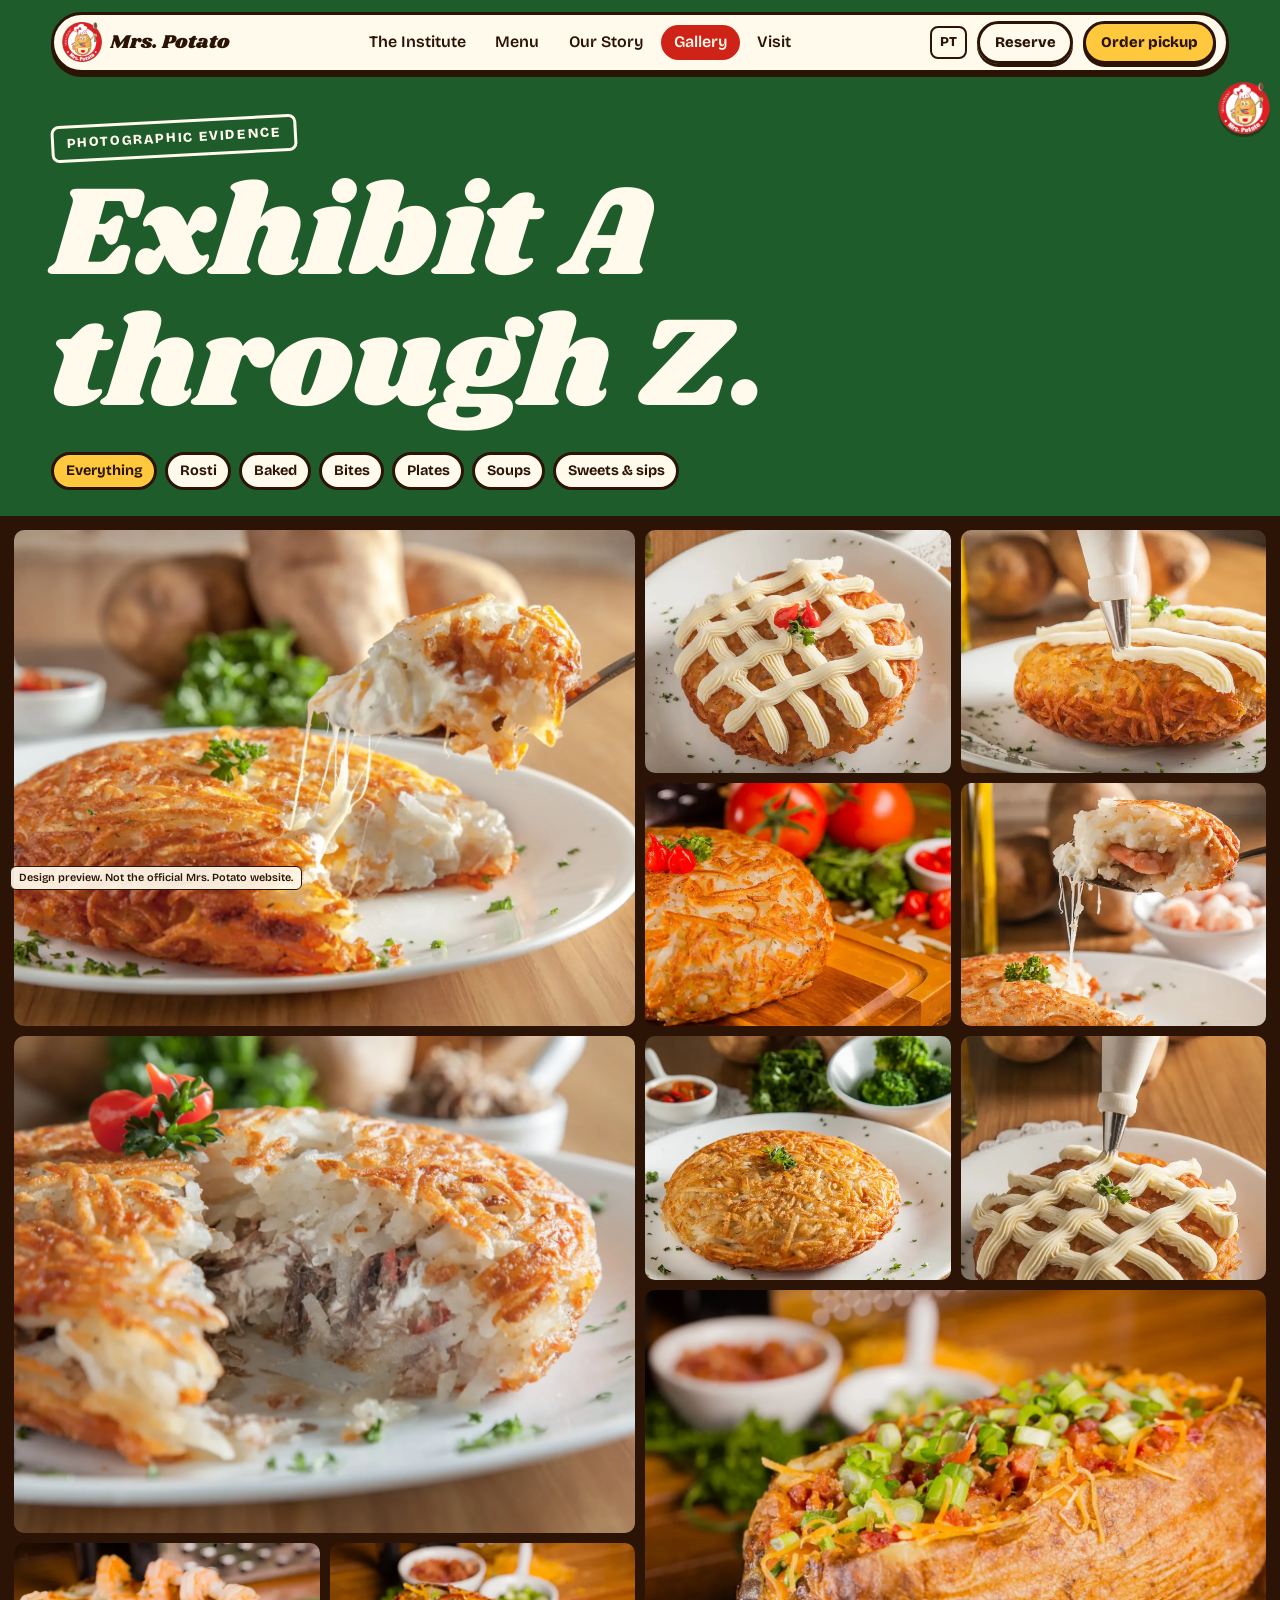
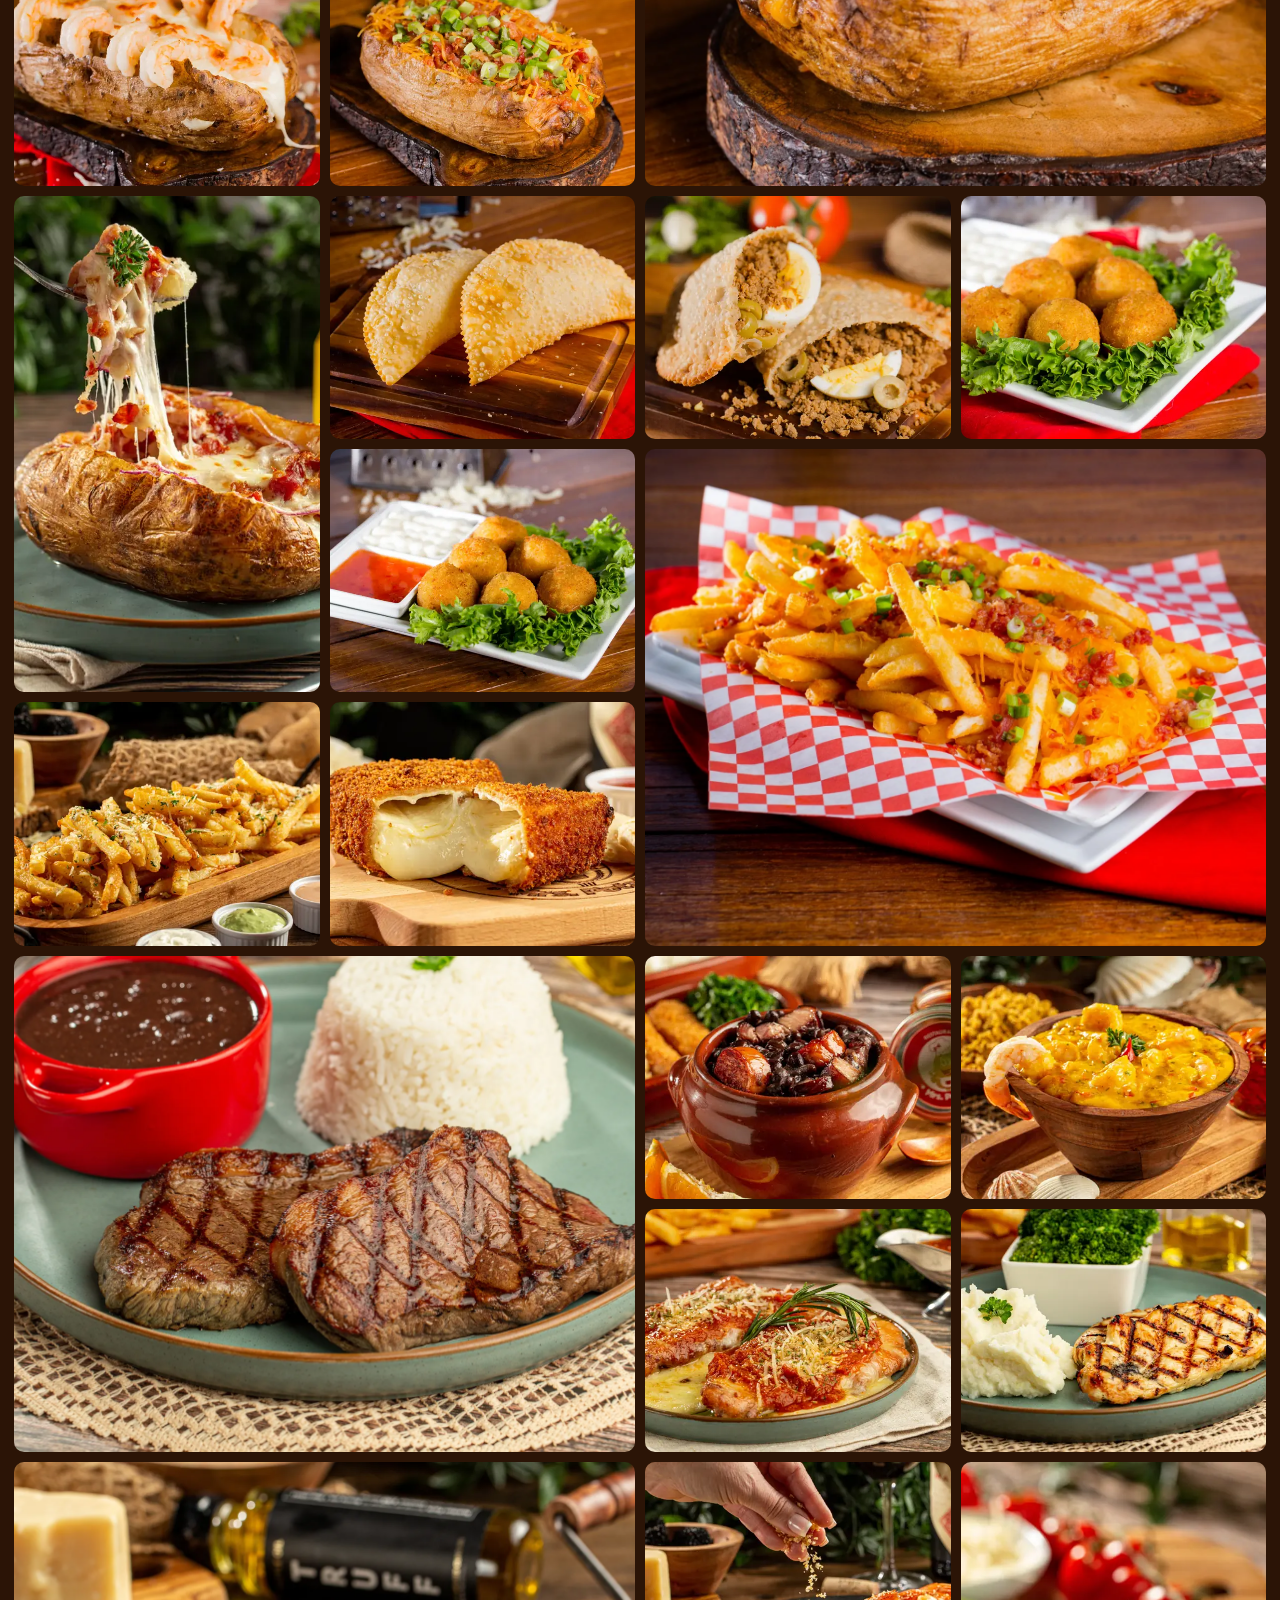
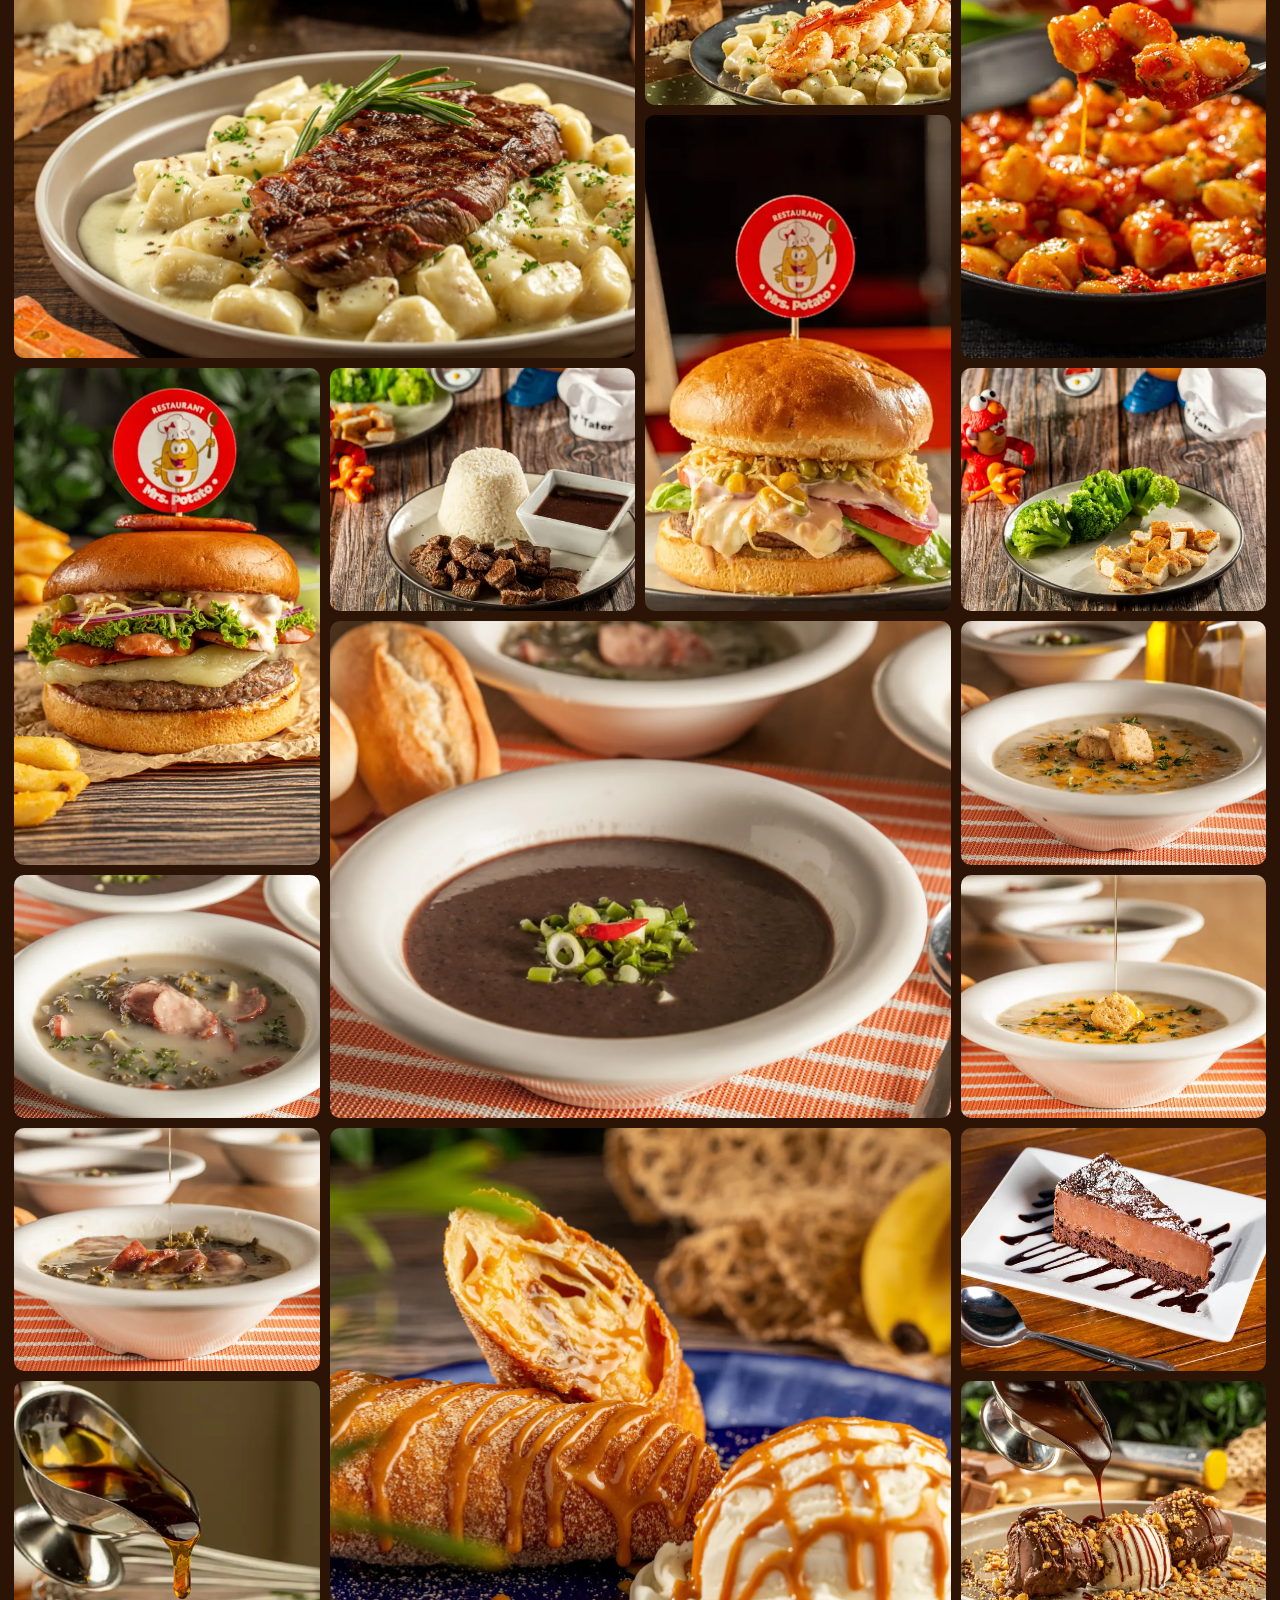
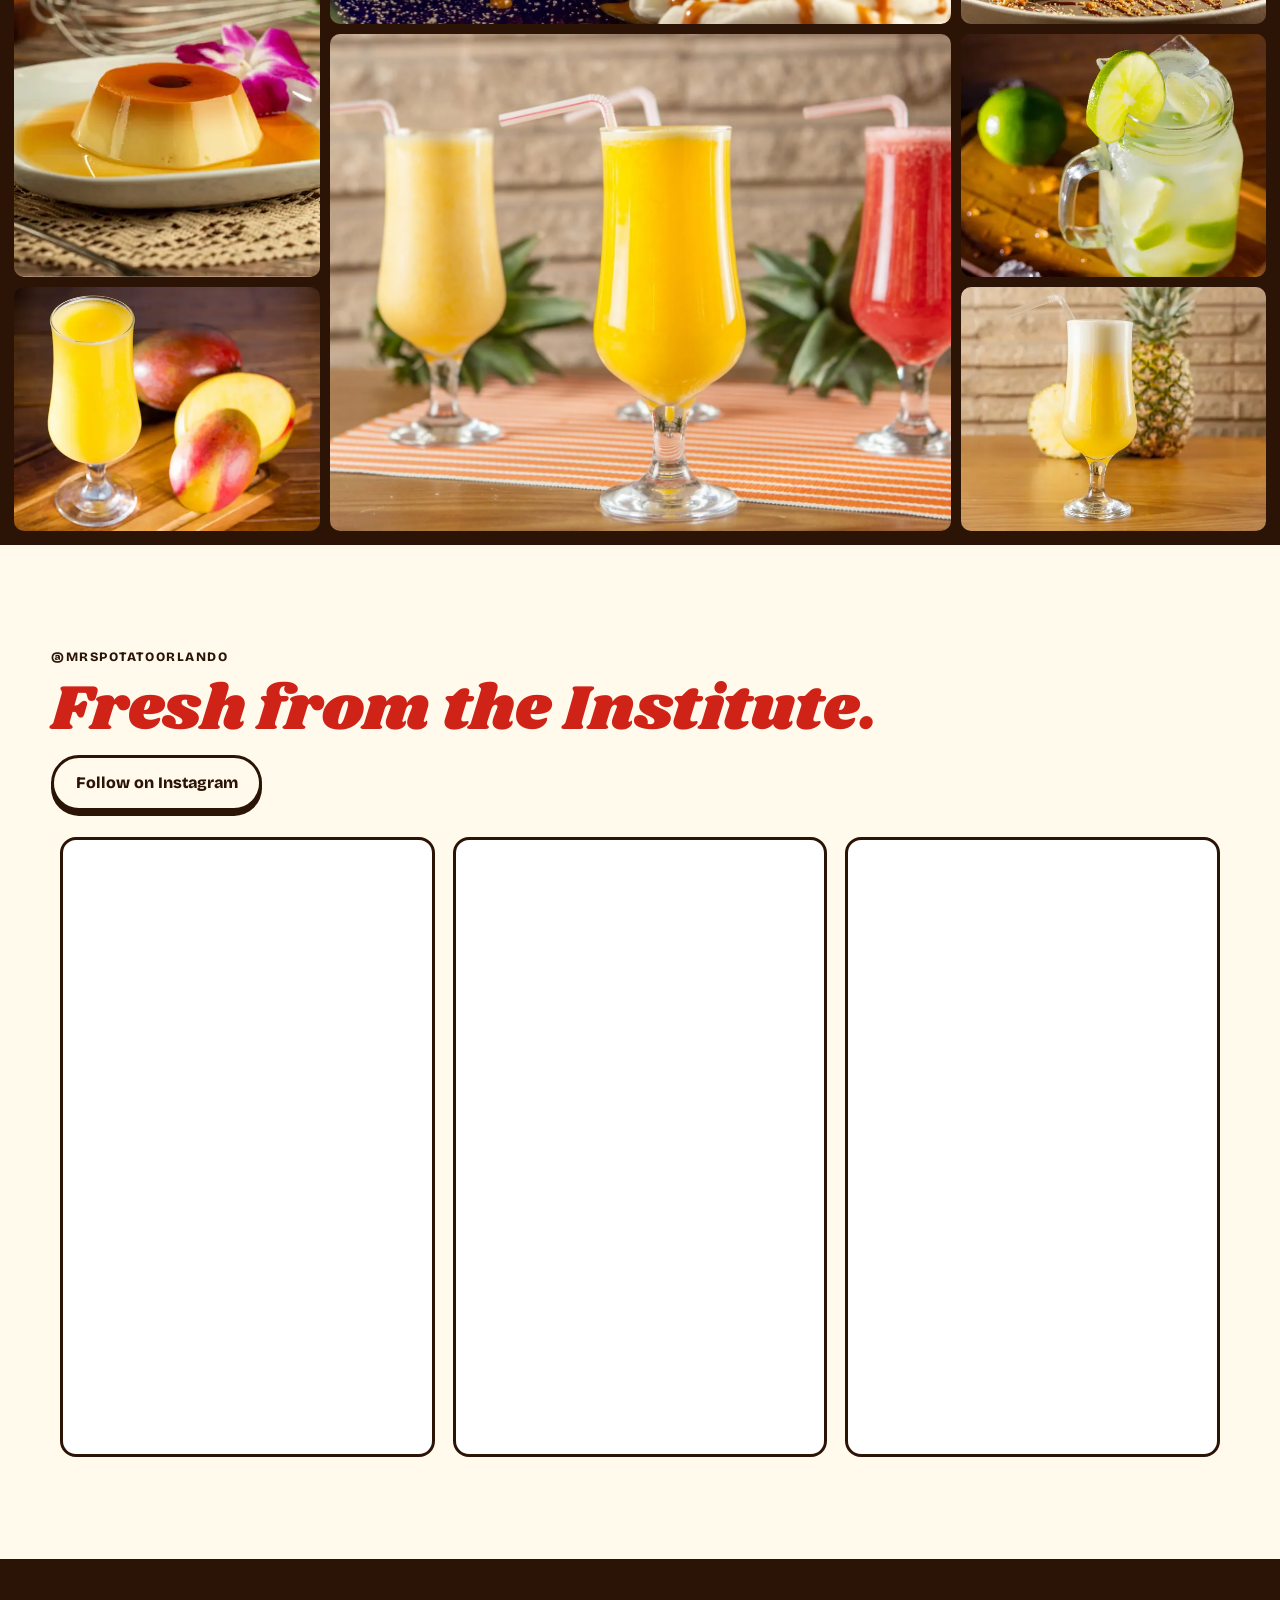
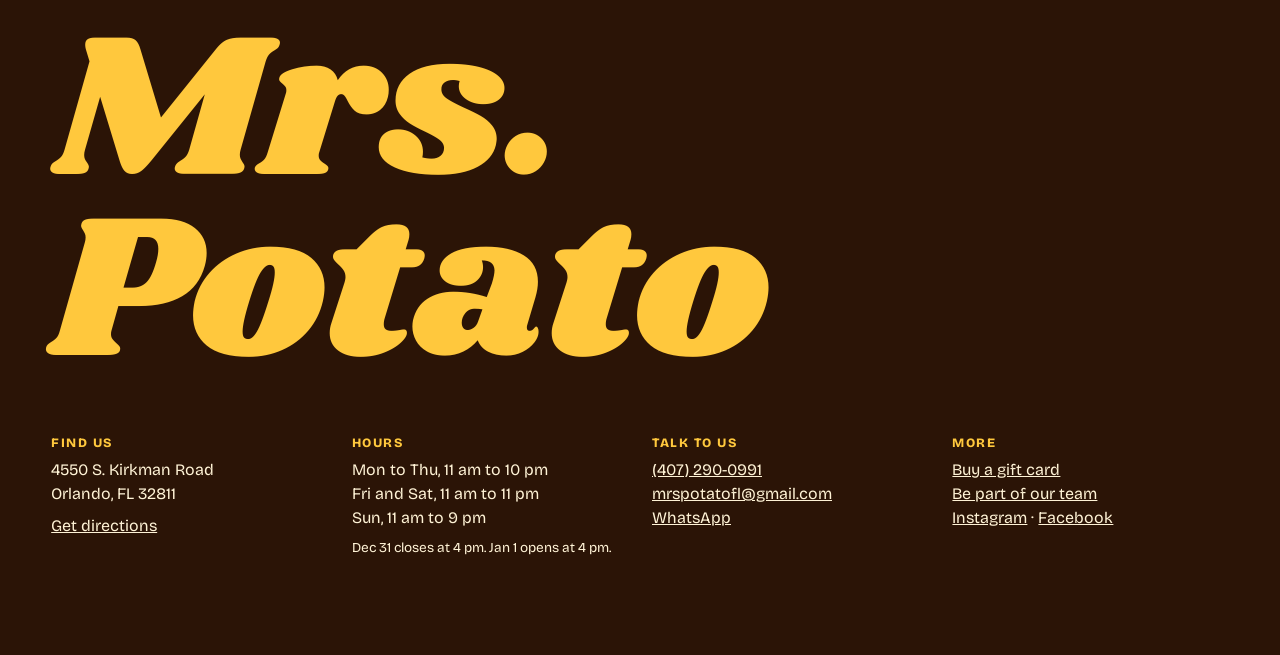
<file: gallery.html>
<!doctype html>
<html lang="en">
<head>
<meta charset="utf-8">
<meta name="viewport" content="width=device-width, initial-scale=1, viewport-fit=cover">
<meta name="robots" content="noindex">
<title>Gallery | Mrs. Potato Orlando</title>
<meta name="description" content="Photos of rosti, baked potatoes, pastel, feijoada, soups and desserts from Mrs. Potato in Orlando.">
<meta name="theme-color" content="#CF2318">
<link rel="icon" href="img/favicon.png">
<link rel="alternate" hreflang="en" href="gallery.html">
<link rel="alternate" hreflang="pt-BR" href="pt/gallery.html">
<link rel="preload" href="fonts/shrikhand-latin.woff2" as="font" type="font/woff2" crossorigin>
<link rel="stylesheet" href="styles.css">
<script type="application/ld+json">{"@context":"https://schema.org","@type":"Restaurant","name":"Mrs. Potato Restaurant","servesCuisine":["Brazilian","Comfort Food"],"telephone":"+14072900991","email":"mrspotatofl@gmail.com","priceRange":"$$","acceptsReservations":true,"hasMenu":"https://mrspotato.hrpos.heartland.us/menu","address":{"@type":"PostalAddress","streetAddress":"4550 S. Kirkman Road","addressLocality":"Orlando","addressRegion":"FL","postalCode":"32811","addressCountry":"US"},"openingHoursSpecification":[{"@type":"OpeningHoursSpecification","dayOfWeek":["Monday","Tuesday","Wednesday","Thursday"],"opens":"11:00","closes":"22:00"},{"@type":"OpeningHoursSpecification","dayOfWeek":["Friday","Saturday"],"opens":"11:00","closes":"23:00"},{"@type":"OpeningHoursSpecification","dayOfWeek":"Sunday","opens":"11:00","closes":"21:00"}],"sameAs":["https://www.instagram.com/mrspotatoorlando/","https://www.facebook.com/mrspotatoorlando"]}</script>
</head>
<body data-page="gallery" data-lang="en" data-base="">
<a class="skip" href="#main">Skip to content</a>
<svg width="0" height="0" class="sprite" aria-hidden="true"><defs>
  <symbol id="c-bacon" viewBox="0 0 80 40"><path d="M4 12c12-10 20 8 34 0s22-8 38 2l-2 16c-14-8-24-8-36 0S14 22 4 30z" fill="#B5361C" stroke="#4A1E08" stroke-width="3"/><path d="M8 20c10-6 20 6 32 0s20-6 32 2" fill="none" stroke="#F6C9A0" stroke-width="4"/></symbol>
  <symbol id="c-cheese" viewBox="0 0 60 60"><path d="M6 22 34 6l20 18v26H6z" fill="#FFC83D" stroke="#4A1E08" stroke-width="3" stroke-linejoin="round"/><path d="M6 22h48" stroke="#4A1E08" stroke-width="3"/><circle cx="22" cy="36" r="5" fill="#E8A21E"/><circle cx="40" cy="42" r="3.5" fill="#E8A21E"/></symbol>
  <symbol id="c-onion" viewBox="0 0 60 60"><circle cx="30" cy="30" r="25" fill="none" stroke="#8B2A6B" stroke-width="7"/><circle cx="30" cy="30" r="14" fill="none" stroke="#C569A6" stroke-width="5"/></symbol>
  <symbol id="c-scallion" viewBox="0 0 60 60"><circle cx="30" cy="30" r="21" fill="#DDF0B8" stroke="#2F7D3B" stroke-width="8"/><circle cx="30" cy="30" r="8" fill="none" stroke="#2F7D3B" stroke-width="4"/></symbol>
  <symbol id="c-chicken" viewBox="0 0 80 50"><path d="M6 30c8-22 22-8 32-16s26-10 36 4c-6 18-20 8-30 18s-30 12-38-6z" fill="#F4D9A8" stroke="#4A1E08" stroke-width="3"/><path d="M18 30c8-6 14-2 22-8M38 34c8-6 14-4 22-12" fill="none" stroke="#C99A58" stroke-width="3"/></symbol>
  <symbol id="c-beef" viewBox="0 0 80 50"><path d="M6 26C12 8 30 12 42 8s26 2 32 14c-4 18-24 12-36 18S10 42 6 26z" fill="#6F2F16" stroke="#32140A" stroke-width="3"/><path d="M18 24c10-6 18 0 26-6M34 34c10-6 18-2 26-10" fill="none" stroke="#A85A34" stroke-width="3"/></symbol>
  <symbol id="c-shrimp" viewBox="0 0 70 60"><path d="M58 14C40 0 12 8 8 30c-2 14 10 26 24 24l2-10c-8 2-14-4-14-12 2-14 18-18 30-10z" fill="#F58A5E" stroke="#6B2A10" stroke-width="3" stroke-linejoin="round"/><path d="M22 16l6 12M36 10l2 12M12 34l12-2" stroke="#FFD2B8" stroke-width="3"/></symbol>
  <symbol id="c-broccoli" viewBox="0 0 60 60"><rect x="24" y="34" width="12" height="22" rx="4" fill="#A8C96A" stroke="#2C5A1E" stroke-width="3"/><circle cx="18" cy="26" r="13" fill="#3D8F3F" stroke="#2C5A1E" stroke-width="3"/><circle cx="42" cy="26" r="13" fill="#3D8F3F" stroke="#2C5A1E" stroke-width="3"/><circle cx="30" cy="16" r="13" fill="#4CA64D" stroke="#2C5A1E" stroke-width="3"/></symbol>
  <symbol id="c-sausage" viewBox="0 0 60 60"><circle cx="30" cy="30" r="24" fill="#B8421F" stroke="#4A1E08" stroke-width="3"/><circle cx="22" cy="24" r="4" fill="#F0B090"/><circle cx="38" cy="22" r="3" fill="#F0B090"/><circle cx="34" cy="38" r="5" fill="#F0B090"/><circle cx="20" cy="38" r="3" fill="#7E2A10"/></symbol>
  <symbol id="c-pepper" viewBox="0 0 70 40"><path d="M6 24C14 6 34 10 62 8c4 10 0 18-8 20-16 2-30 8-42 4-4-1-6-4-6-8z" fill="#3D9B45" stroke="#1F5526" stroke-width="3"/></symbol>
  <symbol id="c-mushroom" viewBox="0 0 60 60"><path d="M6 28C8 8 52 8 54 28c0 4-48 4-48 0z" fill="#C9A27A" stroke="#4A2A10" stroke-width="3"/><path d="M22 32h16l3 18c-6 6-16 6-22 0z" fill="#F3E4CC" stroke="#4A2A10" stroke-width="3"/></symbol>
  <symbol id="c-cream" viewBox="0 0 70 60"><path d="M10 40c-8-8 0-20 10-18 2-12 20-16 28-6 12-2 18 12 12 20 4 12-10 18-18 12-10 8-30 4-32-8z" fill="#FFFAEC" stroke="#8A6A3C" stroke-width="3"/></symbol>
  <symbol id="i-arrow" viewBox="0 0 24 24"><path d="M4 12h15M13 6l6 6-6 6" fill="none" stroke="currentColor" stroke-width="3" stroke-linecap="round" stroke-linejoin="round"/></symbol>
</defs></svg>
<header class="top" id="top">
  <a class="brand" href="./index.html" aria-label="Mrs. Potato">
    <img src="img/logo-s.webp" width="56" height="56" alt="">
    <span>Mrs. Potato</span>
  </a>
  <nav class="nav" aria-label="Main">
    <a href="index.html">The Institute</a><a href="menu.html">Menu</a><a href="story.html">Our Story</a><a href="gallery.html" aria-current="page">Gallery</a><a href="visit.html">Visit</a>
  </nav>
  <div class="top-act">
    <a class="lang" href="pt/gallery.html" hreflang="pt-BR" aria-label="Ver em português">PT</a>
    <a class="btn sm ghost" href="visit.html#reserve">Reserve</a>
    <a class="btn sm" href="https://mrspotato.hrpos.heartland.us/menu" target="_blank" rel="noopener">Order pickup</a>
    <button class="burger" aria-label="Open menu" aria-expanded="false" aria-controls="drawer"><i></i><i></i></button>
  </div>
</header>
<div class="drawer" id="drawer" hidden>
  <a href="index.html">The Institute</a><a href="menu.html">Menu</a><a href="story.html">Our Story</a><a href="gallery.html">Gallery</a><a href="visit.html">Visit</a>
</div>
<div class="roller" aria-hidden="true"><img src="img/logo-s.webp" alt="" width="52" height="52"></div>
<main id="main">

<section class="g-hero">
  <span class="stamp ">Photographic evidence</span>
  <h1>Exhibit A<br>through Z.</h1>
  <div class="filters" role="group" aria-label="Filter photos">
    <button class="chip on" data-gal="all" aria-pressed="true">Everything</button><button class="chip" data-gal="rosti" aria-pressed="false">Rosti</button><button class="chip" data-gal="baked" aria-pressed="false">Baked</button><button class="chip" data-gal="bites" aria-pressed="false">Bites</button><button class="chip" data-gal="plates" aria-pressed="false">Plates</button><button class="chip" data-gal="soups" aria-pressed="false">Soups</button><button class="chip" data-gal="sweets" aria-pressed="false">Sweets & sips</button>
  </div>
</section>
<section class="g-grid" id="grid">
  <button class="g-item w" data-cat="rosti" data-full="img/rosti-pull.webp" data-cap="Rosti, cheese pull"><img loading="lazy" src="img/rosti-pull.webp" alt="Rosti, cheese pull"><span>Rosti, cheese pull</span></button><button class="g-item " data-cat="rosti" data-full="img/rosti-lattice.webp" data-cap="Rosti with a cream lattice"><img loading="lazy" src="img/rosti-lattice-s.webp" alt="Rosti with a cream lattice"><span>Rosti with a cream lattice</span></button><button class="g-item " data-cat="rosti" data-full="img/rosti-piping.webp" data-cap="Piping the cream"><img loading="lazy" src="img/rosti-piping-s.webp" alt="Piping the cream"><span>Piping the cream</span></button><button class="g-item " data-cat="rosti" data-full="img/rosti-board.webp" data-cap="Rosti on the board"><img loading="lazy" src="img/rosti-board-s.webp" alt="Rosti on the board"><span>Rosti on the board</span></button><button class="g-item w" data-cat="rosti" data-full="img/rosti-cut.webp" data-cap="Rosti, cut open"><img loading="lazy" src="img/rosti-cut.webp" alt="Rosti, cut open"><span>Rosti, cut open</span></button><button class="g-item " data-cat="rosti" data-full="img/rosti-shrimp-bite.webp" data-cap="Rosti and shrimp"><img loading="lazy" src="img/rosti-shrimp-bite-s.webp" alt="Rosti and shrimp"><span>Rosti and shrimp</span></button><button class="g-item " data-cat="rosti" data-full="img/rosti-plain.webp" data-cap="Golden rosti"><img loading="lazy" src="img/rosti-plain-s.webp" alt="Golden rosti"><span>Golden rosti</span></button><button class="g-item " data-cat="rosti" data-full="img/rosti-lattice-piping.webp" data-cap="Lattice in progress"><img loading="lazy" src="img/rosti-lattice-piping-s.webp" alt="Lattice in progress"><span>Lattice in progress</span></button><button class="g-item w" data-cat="baked" data-full="img/baked-hero.webp" data-cap="Loaded baked potato"><img loading="lazy" src="img/baked-hero.webp" alt="Loaded baked potato"><span>Loaded baked potato</span></button><button class="g-item " data-cat="baked" data-full="img/baked-shrimp.webp" data-cap="Shrimp baked potato"><img loading="lazy" src="img/baked-shrimp-s.webp" alt="Shrimp baked potato"><span>Shrimp baked potato</span></button><button class="g-item " data-cat="baked" data-full="img/baked-loaded.webp" data-cap="Baked and loaded"><img loading="lazy" src="img/baked-loaded-s.webp" alt="Baked and loaded"><span>Baked and loaded</span></button><button class="g-item t" data-cat="baked" data-full="img/baked-bacon-pull.webp" data-cap="Bacon baked potato"><img loading="lazy" src="img/baked-bacon-pull-s.webp" alt="Bacon baked potato"><span>Bacon baked potato</span></button><button class="g-item " data-cat="bites" data-full="img/pastel-pair.webp" data-cap="Pastel"><img loading="lazy" src="img/pastel-pair-s.webp" alt="Pastel"><span>Pastel</span></button><button class="g-item " data-cat="bites" data-full="img/pastel-open.webp" data-cap="Pastel, opened up"><img loading="lazy" src="img/pastel-open-s.webp" alt="Pastel, opened up"><span>Pastel, opened up</span></button><button class="g-item " data-cat="bites" data-full="img/salgados.webp" data-cap="Salgados"><img loading="lazy" src="img/salgados-s.webp" alt="Salgados"><span>Salgados</span></button><button class="g-item " data-cat="bites" data-full="img/salgados-board.webp" data-cap="Salgados and dips"><img loading="lazy" src="img/salgados-board-s.webp" alt="Salgados and dips"><span>Salgados and dips</span></button><button class="g-item w" data-cat="bites" data-full="img/loaded-fries.webp" data-cap="Loaded fries"><img loading="lazy" src="img/loaded-fries.webp" alt="Loaded fries"><span>Loaded fries</span></button><button class="g-item " data-cat="bites" data-full="img/truffle-fries.webp" data-cap="Parmesan truffle fries"><img loading="lazy" src="img/truffle-fries-s.webp" alt="Parmesan truffle fries"><span>Parmesan truffle fries</span></button><button class="g-item " data-cat="bites" data-full="img/brie.webp" data-cap="Crusted brie"><img loading="lazy" src="img/brie-s.webp" alt="Crusted brie"><span>Crusted brie</span></button><button class="g-item w" data-cat="plates" data-full="img/picanha.webp" data-cap="Picanha"><img loading="lazy" src="img/picanha.webp" alt="Picanha"><span>Picanha</span></button><button class="g-item " data-cat="plates" data-full="img/feijoada.webp" data-cap="Feijoada"><img loading="lazy" src="img/feijoada-s.webp" alt="Feijoada"><span>Feijoada</span></button><button class="g-item " data-cat="plates" data-full="img/bobo.webp" data-cap="Bobó de camarão"><img loading="lazy" src="img/bobo-s.webp" alt="Bobó de camarão"><span>Bobó de camarão</span></button><button class="g-item " data-cat="plates" data-full="img/chicken-parm.webp" data-cap="Chicken parmesan"><img loading="lazy" src="img/chicken-parm-s.webp" alt="Chicken parmesan"><span>Chicken parmesan</span></button><button class="g-item " data-cat="plates" data-full="img/grilled-chicken.webp" data-cap="Grilled chicken"><img loading="lazy" src="img/grilled-chicken-s.webp" alt="Grilled chicken"><span>Grilled chicken</span></button><button class="g-item w" data-cat="plates" data-full="img/gnocchi-picanha.webp" data-cap="Gnocchi and picanha"><img loading="lazy" src="img/gnocchi-picanha.webp" alt="Gnocchi and picanha"><span>Gnocchi and picanha</span></button><button class="g-item " data-cat="plates" data-full="img/gnocchi-shrimp.webp" data-cap="Gnocchi and shrimp"><img loading="lazy" src="img/gnocchi-shrimp-s.webp" alt="Gnocchi and shrimp"><span>Gnocchi and shrimp</span></button><button class="g-item t" data-cat="plates" data-full="img/gnocchi-pomodoro.webp" data-cap="Potato gnocchi, pomodoro"><img loading="lazy" src="img/gnocchi-pomodoro-s.webp" alt="Potato gnocchi, pomodoro"><span>Potato gnocchi, pomodoro</span></button><button class="g-item t" data-cat="plates" data-full="img/burger-salad.webp" data-cap="Burger"><img loading="lazy" src="img/burger-salad-s.webp" alt="Burger"><span>Burger</span></button><button class="g-item t" data-cat="plates" data-full="img/burger-calabresa.webp" data-cap="Calabresa burger"><img loading="lazy" src="img/burger-calabresa-s.webp" alt="Calabresa burger"><span>Calabresa burger</span></button><button class="g-item " data-cat="plates" data-full="img/kids-beef.webp" data-cap="Kids plate"><img loading="lazy" src="img/kids-beef-s.webp" alt="Kids plate"><span>Kids plate</span></button><button class="g-item " data-cat="plates" data-full="img/kids-chicken.webp" data-cap="Kids plate"><img loading="lazy" src="img/kids-chicken-s.webp" alt="Kids plate"><span>Kids plate</span></button><button class="g-item w" data-cat="soups" data-full="img/soup-black-bean.webp" data-cap="Black bean soup"><img loading="lazy" src="img/soup-black-bean.webp" alt="Black bean soup"><span>Black bean soup</span></button><button class="g-item " data-cat="soups" data-full="img/soup-crouton.webp" data-cap="Soup with croutons"><img loading="lazy" src="img/soup-crouton-s.webp" alt="Soup with croutons"><span>Soup with croutons</span></button><button class="g-item " data-cat="soups" data-full="img/soup-sausage.webp" data-cap="Soup with sausage"><img loading="lazy" src="img/soup-sausage-s.webp" alt="Soup with sausage"><span>Soup with sausage</span></button><button class="g-item " data-cat="soups" data-full="img/soup-pour.webp" data-cap="The finishing drizzle"><img loading="lazy" src="img/soup-pour-s.webp" alt="The finishing drizzle"><span>The finishing drizzle</span></button><button class="g-item " data-cat="soups" data-full="img/soup-collard.webp" data-cap="Soup of the day"><img loading="lazy" src="img/soup-collard-s.webp" alt="Soup of the day"><span>Soup of the day</span></button><button class="g-item w" data-cat="sweets" data-full="img/banana-roll.webp" data-cap="Banana dulce de leche roll"><img loading="lazy" src="img/banana-roll.webp" alt="Banana dulce de leche roll"><span>Banana dulce de leche roll</span></button><button class="g-item " data-cat="sweets" data-full="img/mousse-pie.webp" data-cap="Belgian chocolate mousse pie"><img loading="lazy" src="img/mousse-pie-s.webp" alt="Belgian chocolate mousse pie"><span>Belgian chocolate mousse pie</span></button><button class="g-item t" data-cat="sweets" data-full="img/flan.webp" data-cap="Brazilian flan"><img loading="lazy" src="img/flan-s.webp" alt="Brazilian flan"><span>Brazilian flan</span></button><button class="g-item " data-cat="sweets" data-full="img/profiteroles.webp" data-cap="Profiteroles"><img loading="lazy" src="img/profiteroles-s.webp" alt="Profiteroles"><span>Profiteroles</span></button><button class="g-item w" data-cat="sweets" data-full="img/juice-trio.webp" data-cap="Fruit juices"><img loading="lazy" src="img/juice-trio.webp" alt="Fruit juices"><span>Fruit juices</span></button><button class="g-item " data-cat="sweets" data-full="img/caipirinha.webp" data-cap="Caipirinha"><img loading="lazy" src="img/caipirinha-s.webp" alt="Caipirinha"><span>Caipirinha</span></button><button class="g-item " data-cat="sweets" data-full="img/juice-mango.webp" data-cap="Mango juice"><img loading="lazy" src="img/juice-mango-s.webp" alt="Mango juice"><span>Mango juice</span></button><button class="g-item " data-cat="sweets" data-full="img/juice-pineapple.webp" data-cap="Pineapple juice"><img loading="lazy" src="img/juice-pineapple-s.webp" alt="Pineapple juice"><span>Pineapple juice</span></button>
</section>
<dialog class="lb" id="lb" aria-label="Photo viewer">
  <button class="lb-x" aria-label="Close">×</button>
  <button class="lb-p" aria-label="Previous photo">‹</button>
  <figure><img id="lb-i" alt=""><figcaption id="lb-c"></figcaption></figure>
  <button class="lb-n" aria-label="Next photo">›</button>
</dialog>
<section class="ig" id="ig">
  <div class="ig-h"><span class="code">@mrspotatoorlando</span><h2>Fresh from the Institute.</h2><a class="btn alt" href="https://www.instagram.com/mrspotatoorlando/" target="_blank" rel="noopener">Follow on Instagram</a></div>
  <div class="ig-r">
    <iframe loading="lazy" src="https://www.instagram.com/reel/DaqsuyEvdDt/embed" title="Instagram reel from Mrs. Potato" allowtransparency="true" scrolling="no"></iframe><iframe loading="lazy" src="https://www.instagram.com/reel/DaYdR2eSpn9/embed" title="Instagram reel from Mrs. Potato" allowtransparency="true" scrolling="no"></iframe><iframe loading="lazy" src="https://www.instagram.com/reel/DcFJ3_MA024/embed" title="Instagram reel from Mrs. Potato" allowtransparency="true" scrolling="no"></iframe>
  </div>
</section>
</main>
<footer class="foot">
  <div class="foot-big">Mrs.<br>Potato</div>
  <div class="foot-grid">
    <div><h3>Find us</h3><p>4550 S. Kirkman Road<br>Orlando, FL 32811</p><p><a href="https://www.google.com/maps/search/?api=1&query=Mrs.+Potato+Restaurant+4550+S+Kirkman+Rd+Orlando+FL" target="_blank" rel="noopener">Get directions</a></p></div>
    <div><h3>Hours</h3><p>Mon to Thu, 11 am to 10 pm<br>Fri and Sat, 11 am to 11 pm<br>Sun, 11 am to 9 pm</p><p class="small">Dec 31 closes at 4 pm. Jan 1 opens at 4 pm.</p></div>
    <div><h3>Talk to us</h3><p><a href="tel:+14072900991">(407) 290-0991</a><br><a href="mailto:mrspotatofl@gmail.com">mrspotatofl@gmail.com</a><br><a href="https://wa.me/14072900991" target="_blank" rel="noopener">WhatsApp</a></p></div>
    <div><h3>More</h3><p><a href="https://squareup.com/gift/0Y94Y22VKC44X/order" target="_blank" rel="noopener">Buy a gift card</a><br><a href="https://docs.google.com/forms/d/e/1FAIpQLSfKvar0xJ7GNBSVmNFi2Af9ASPOJ3mbZv-0FVvFWEEGnhocbg/viewform" target="_blank" rel="noopener">Be part of our team</a><br><a href="https://www.instagram.com/mrspotatoorlando/" target="_blank" rel="noopener">Instagram</a> · <a href="https://www.facebook.com/mrspotatoorlando" target="_blank" rel="noopener">Facebook</a></p></div>
  </div>
</footer>
<nav class="dock" aria-label="Quick actions">
  <a href="https://mrspotato.hrpos.heartland.us/menu" target="_blank" rel="noopener" class="d1">Order</a>
  <a href="visit.html#reserve" class="d2">Reserve</a>
  <a href="tel:+14072900991" class="d3">Call</a>
</nav>
<p class="preview-tag">Design preview. Not the official Mrs. Potato website.</p>

<script src="vendor/gsap.min.js"></script>
<script src="vendor/ScrollTrigger.min.js"></script>
<script src="vendor/lenis.min.js"></script>
<script src="app.js"></script>
</body>
</html>
</file>
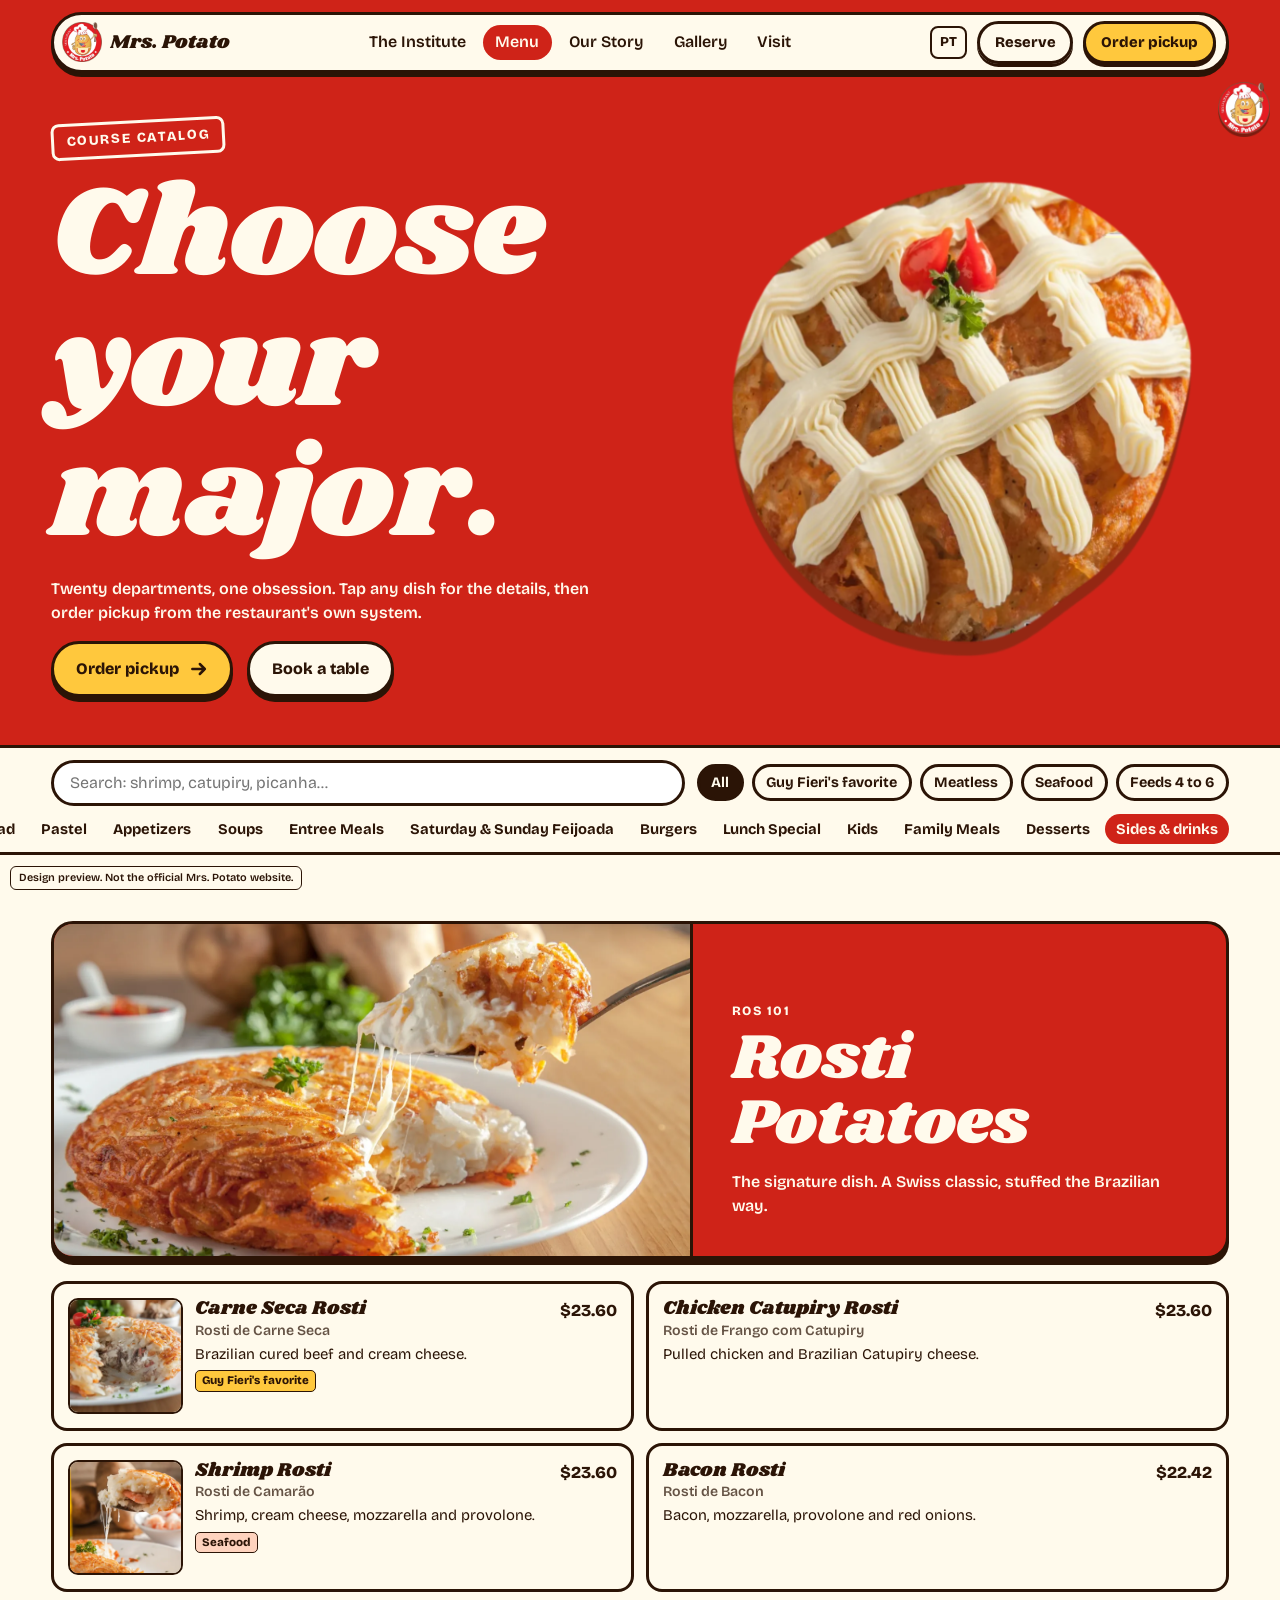
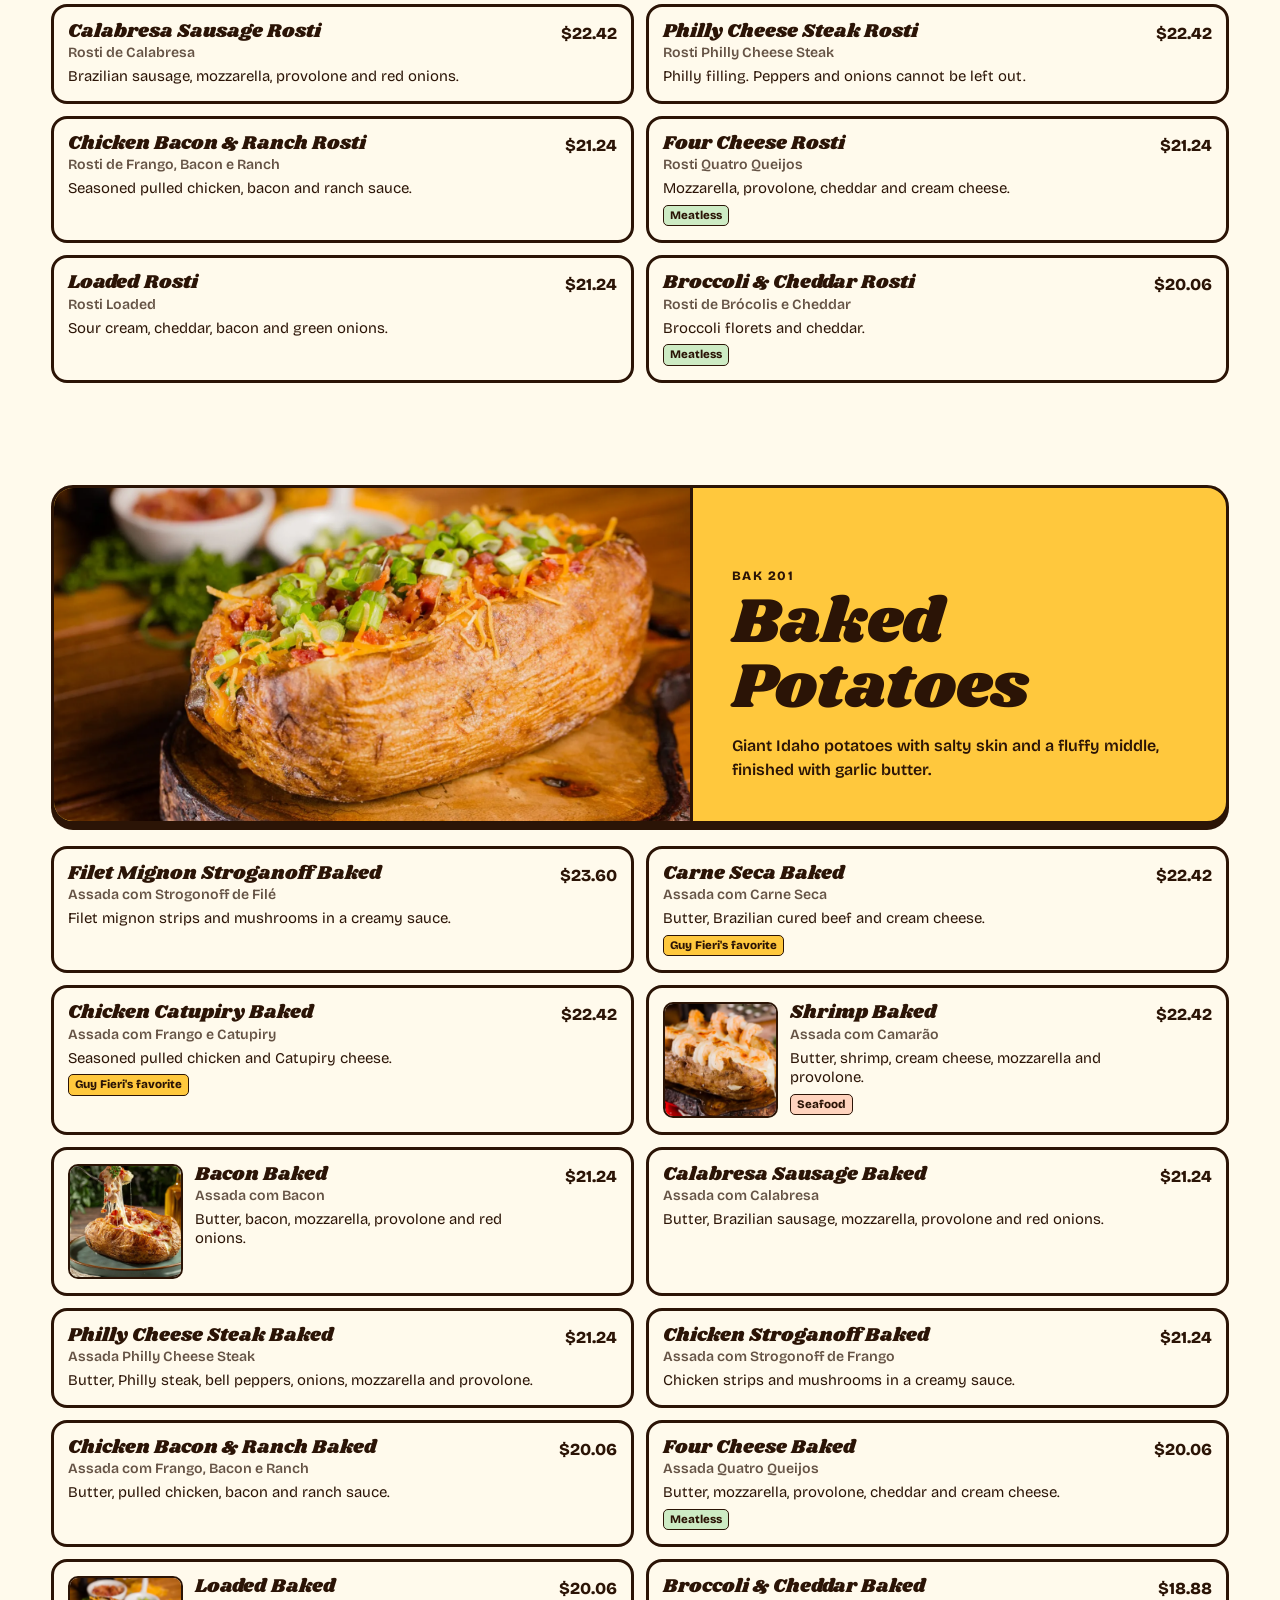
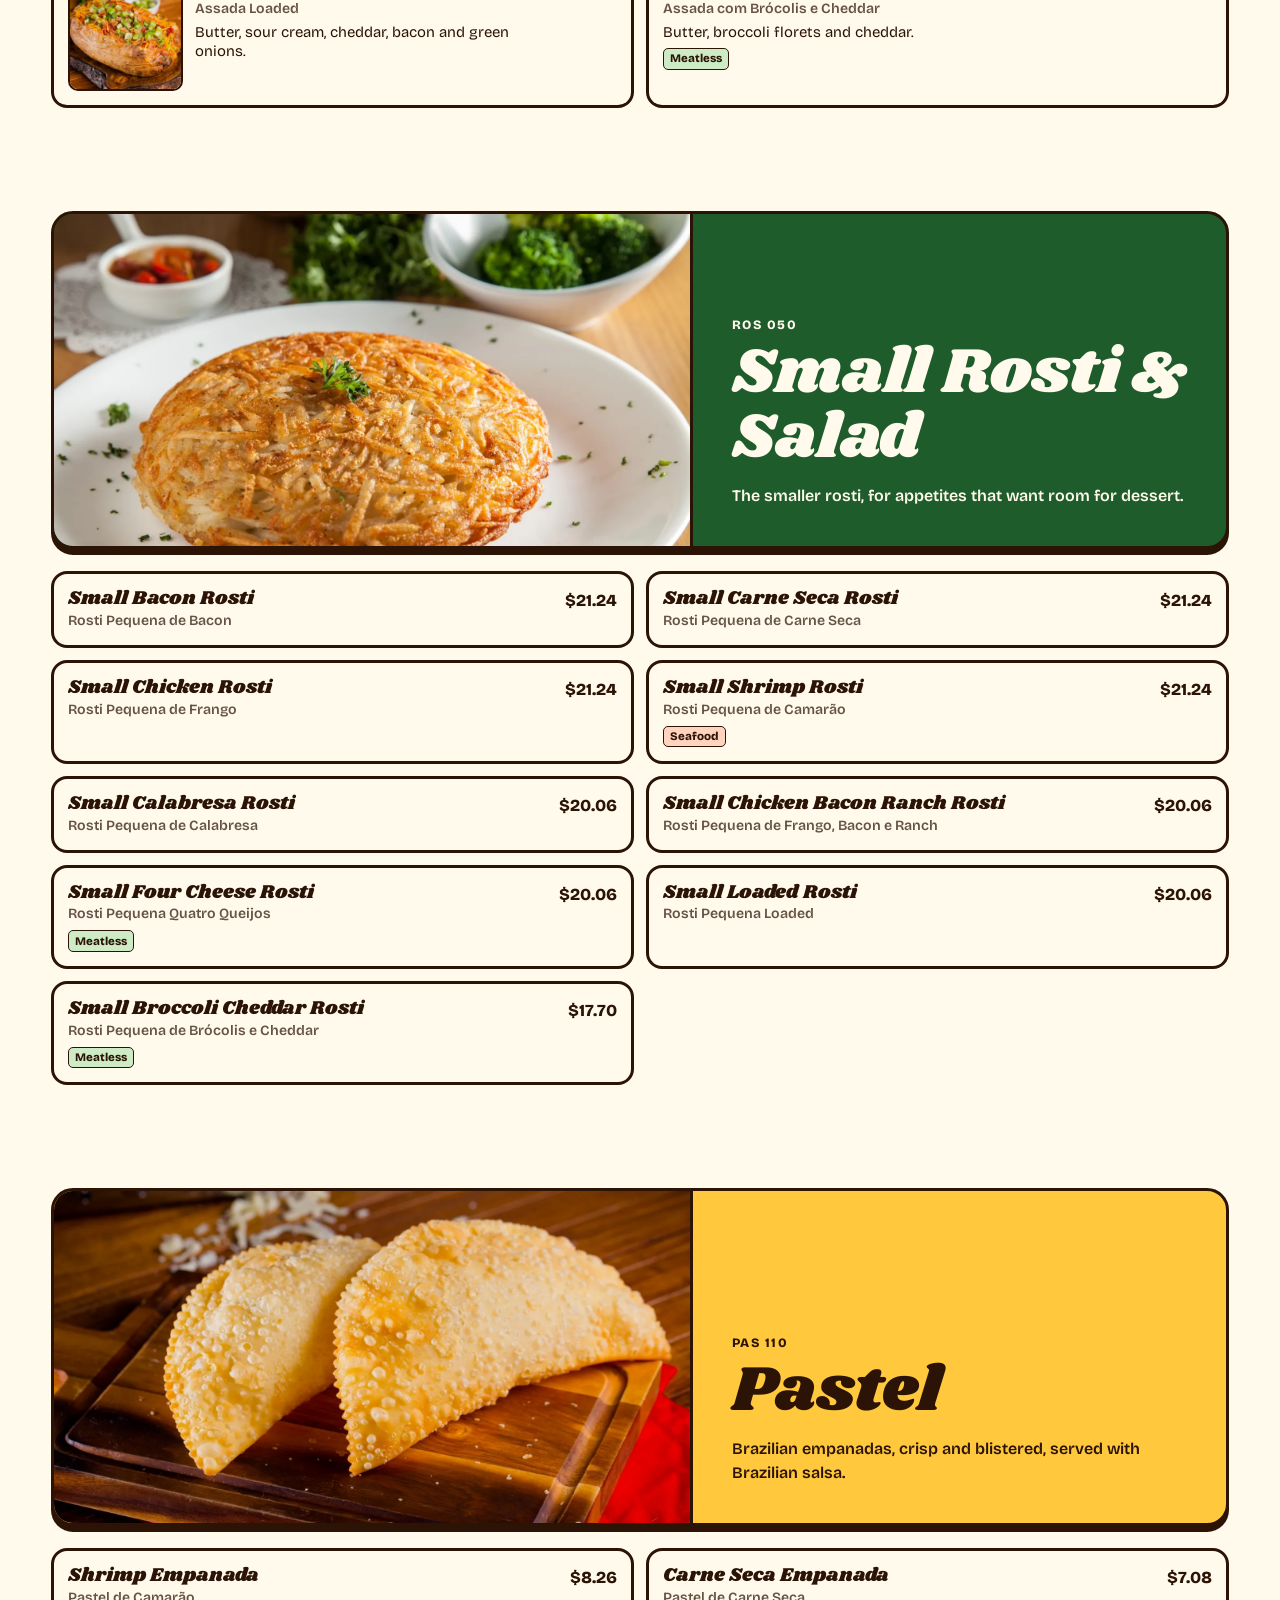
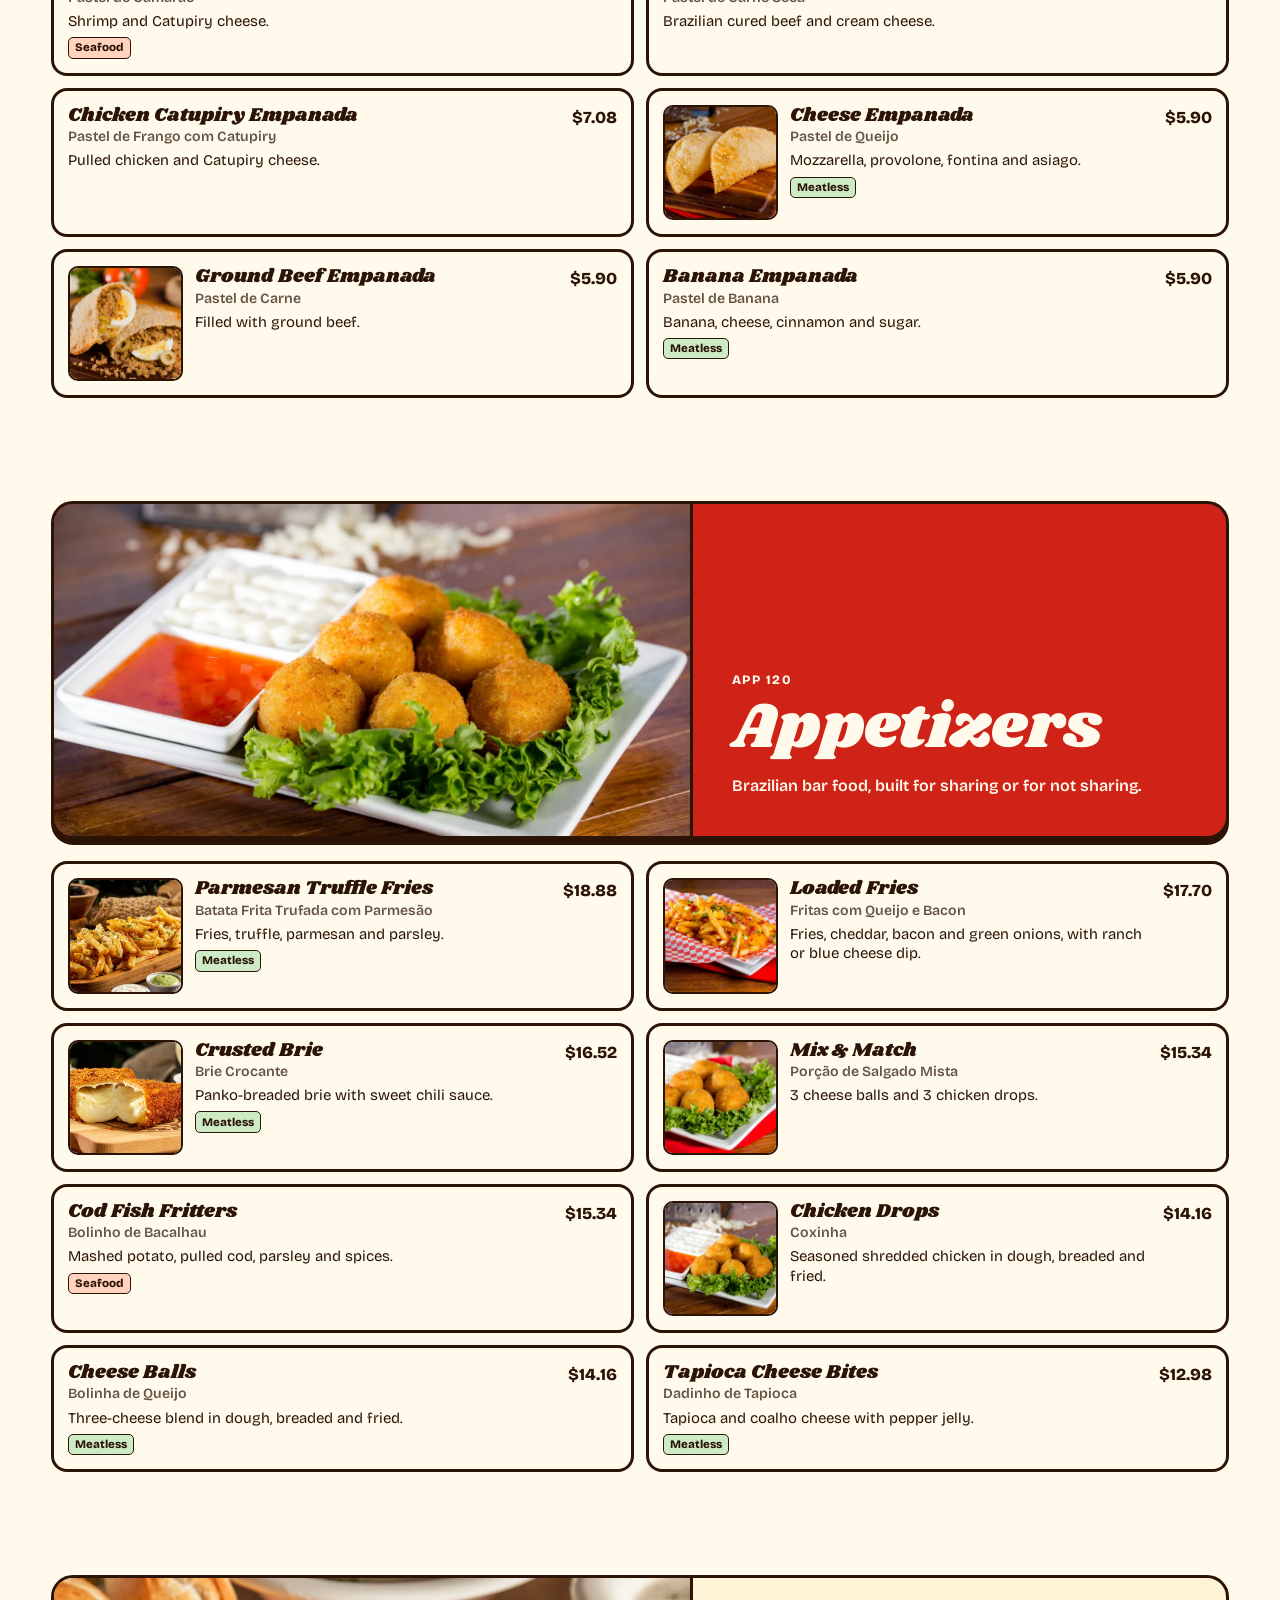
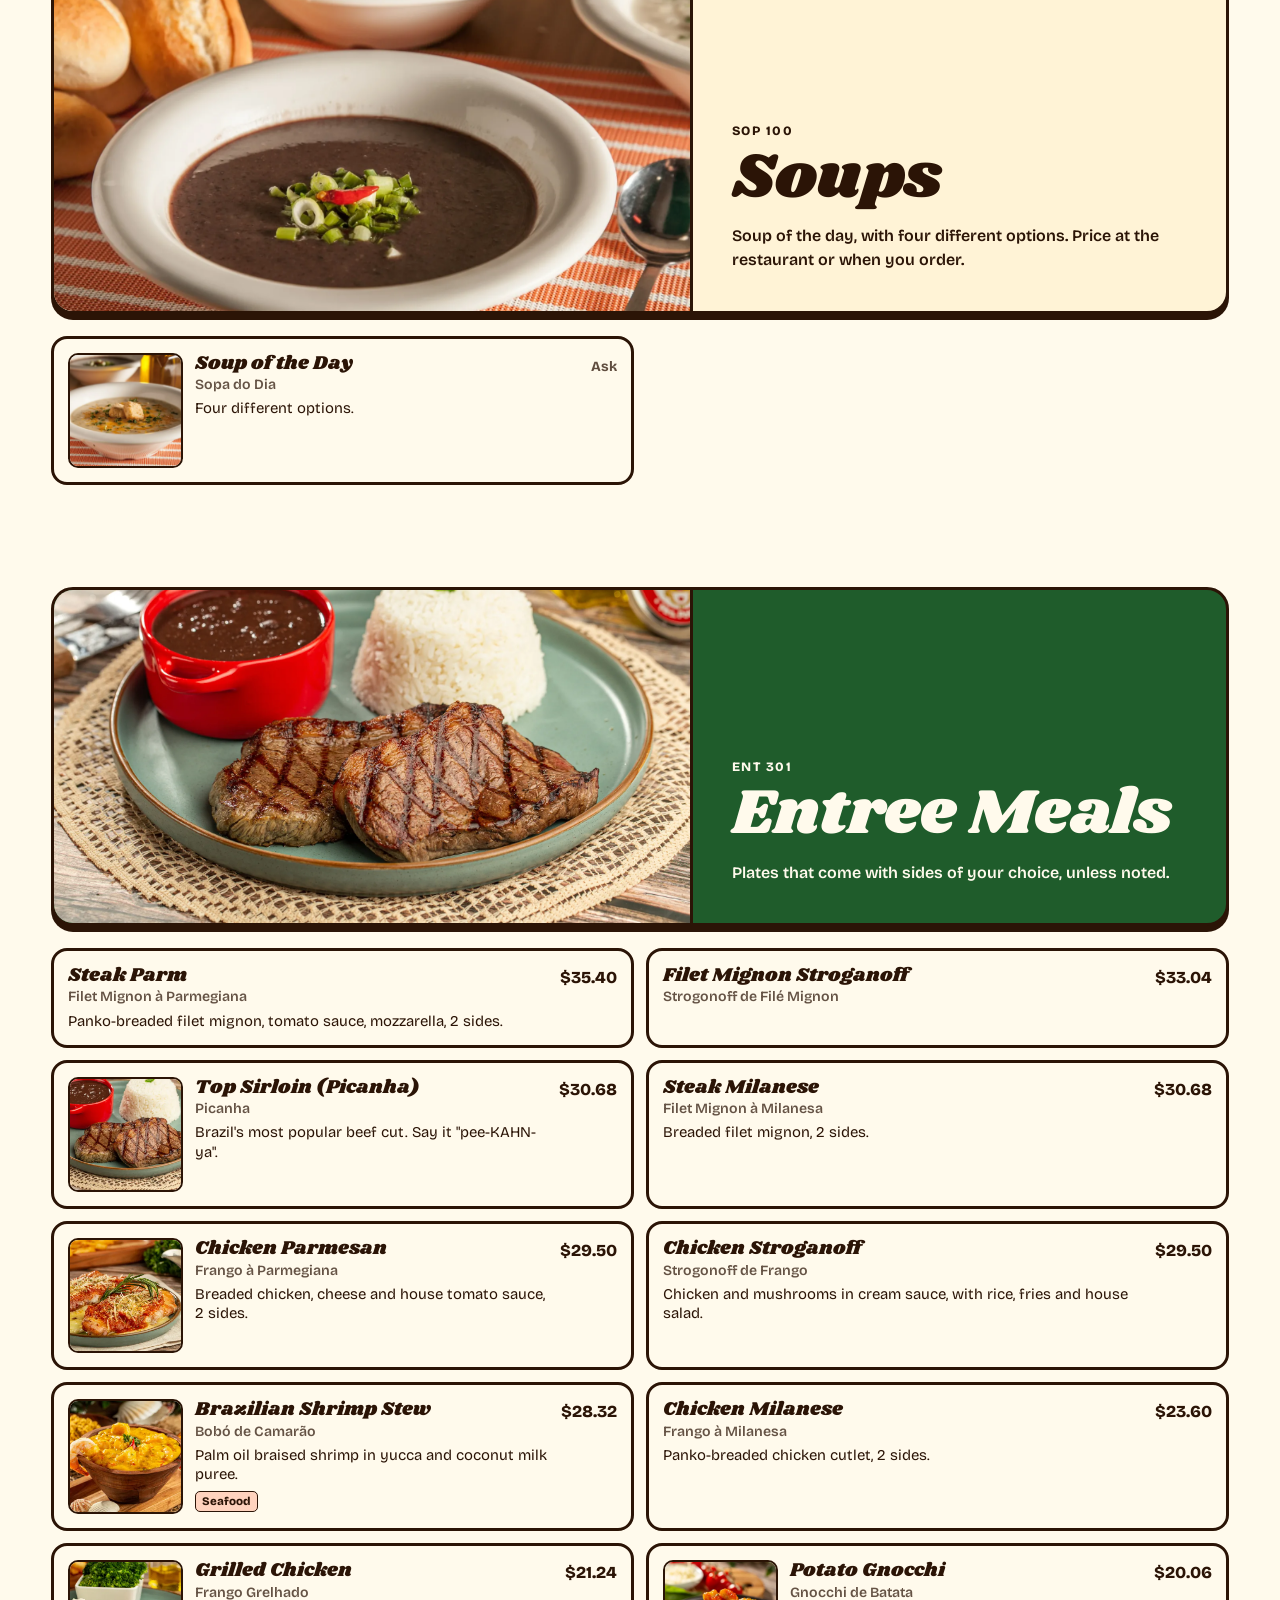
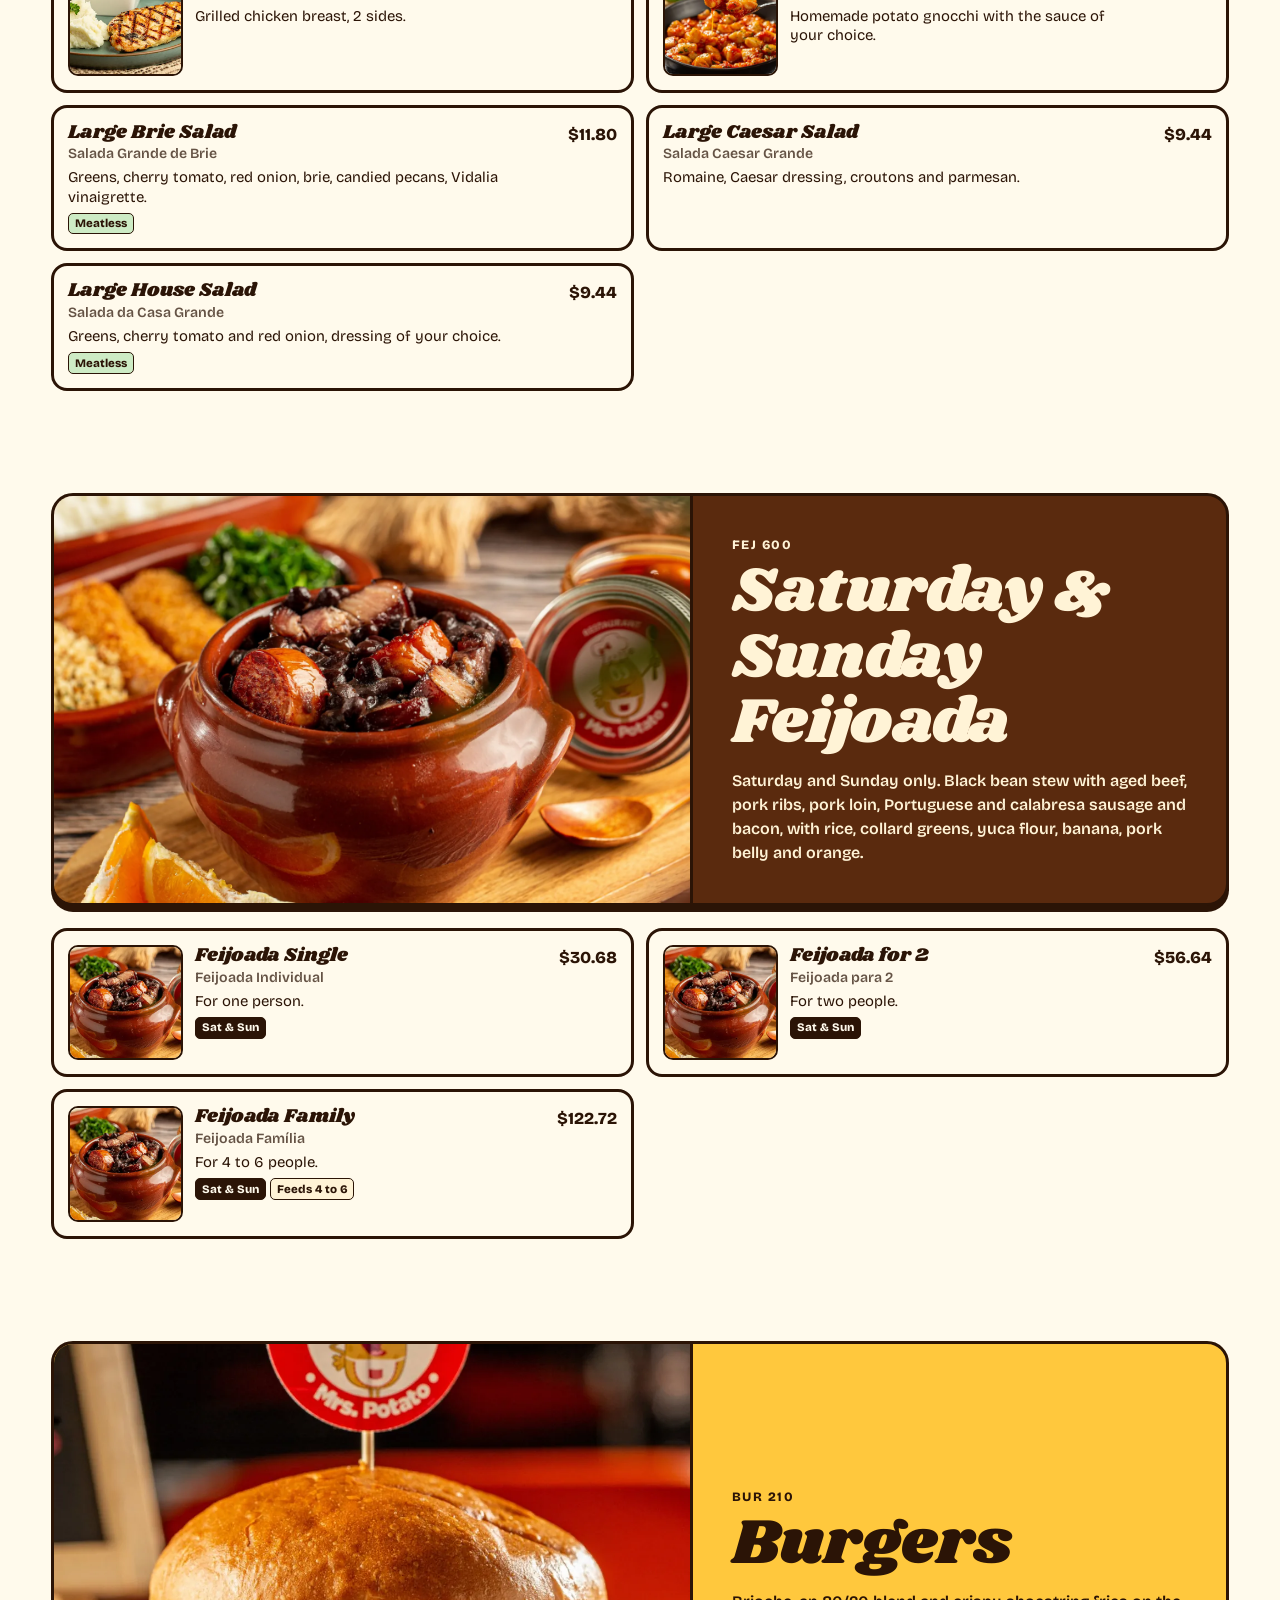
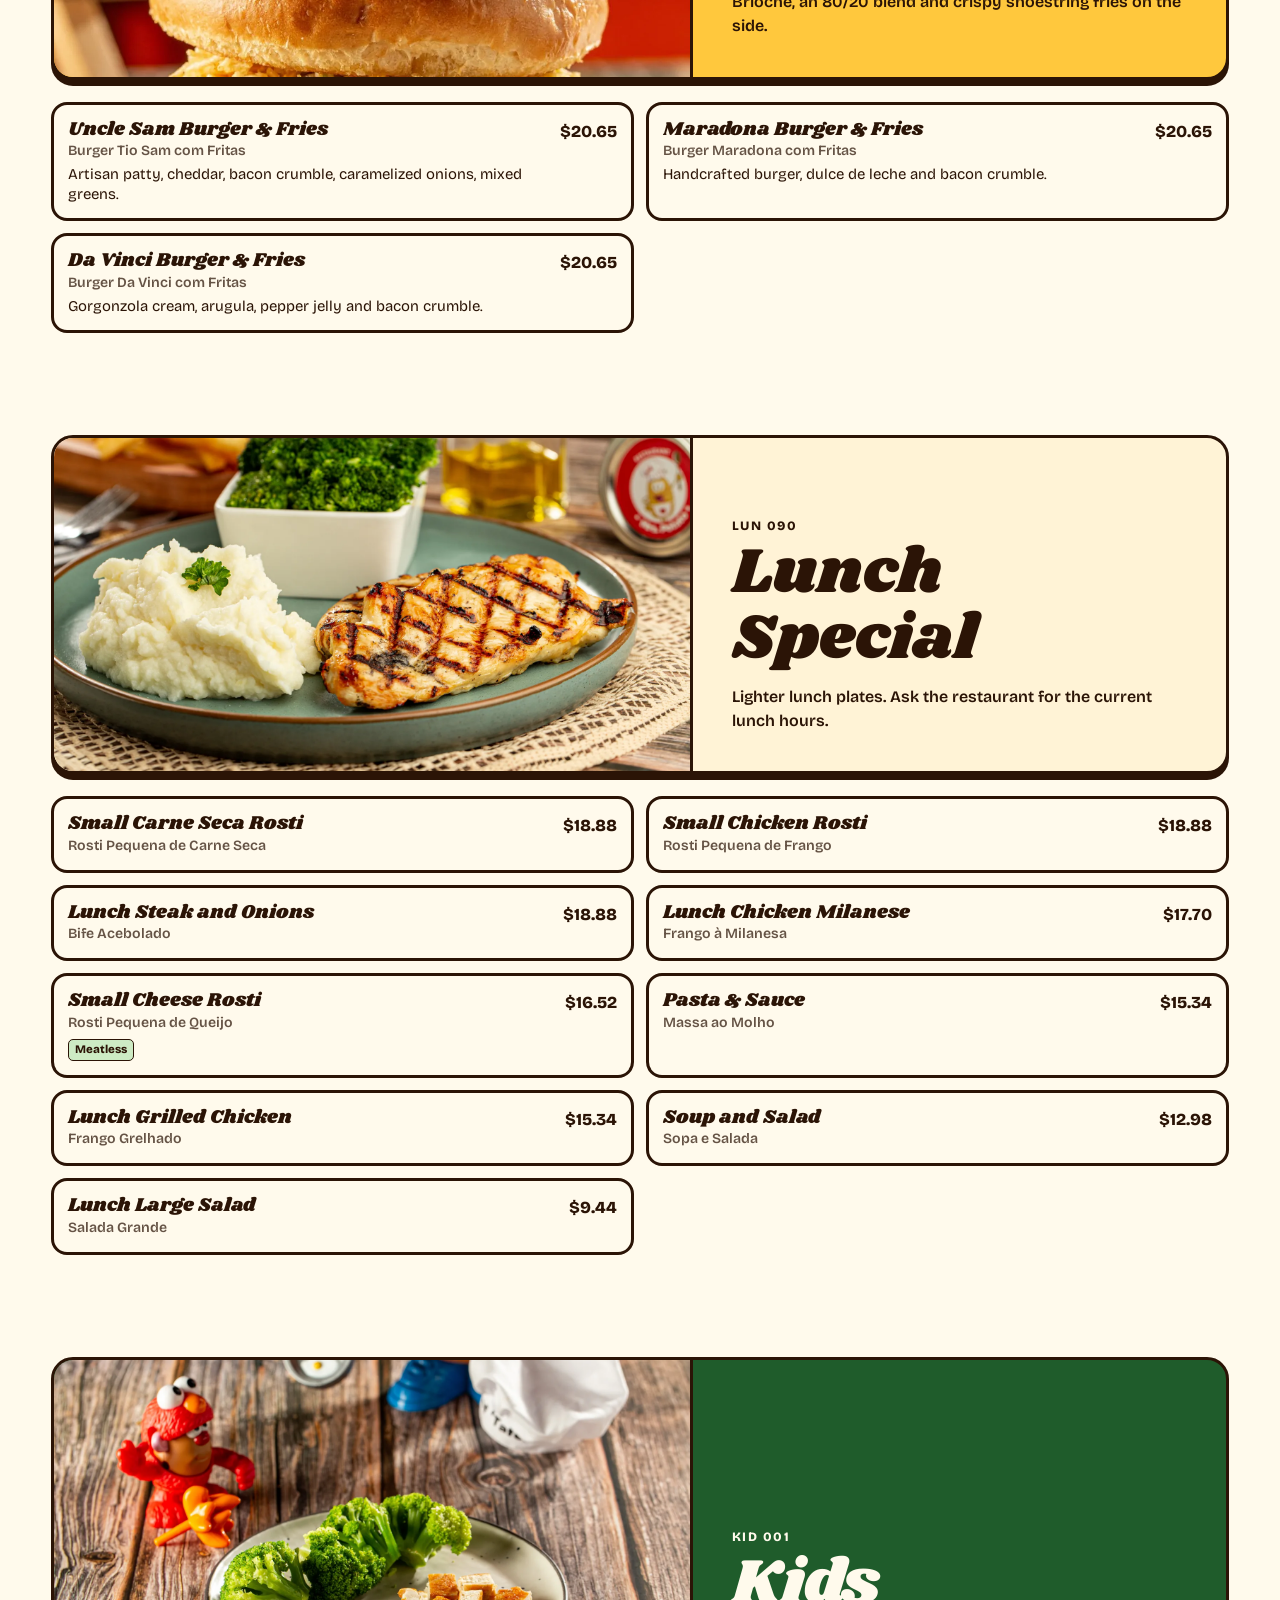
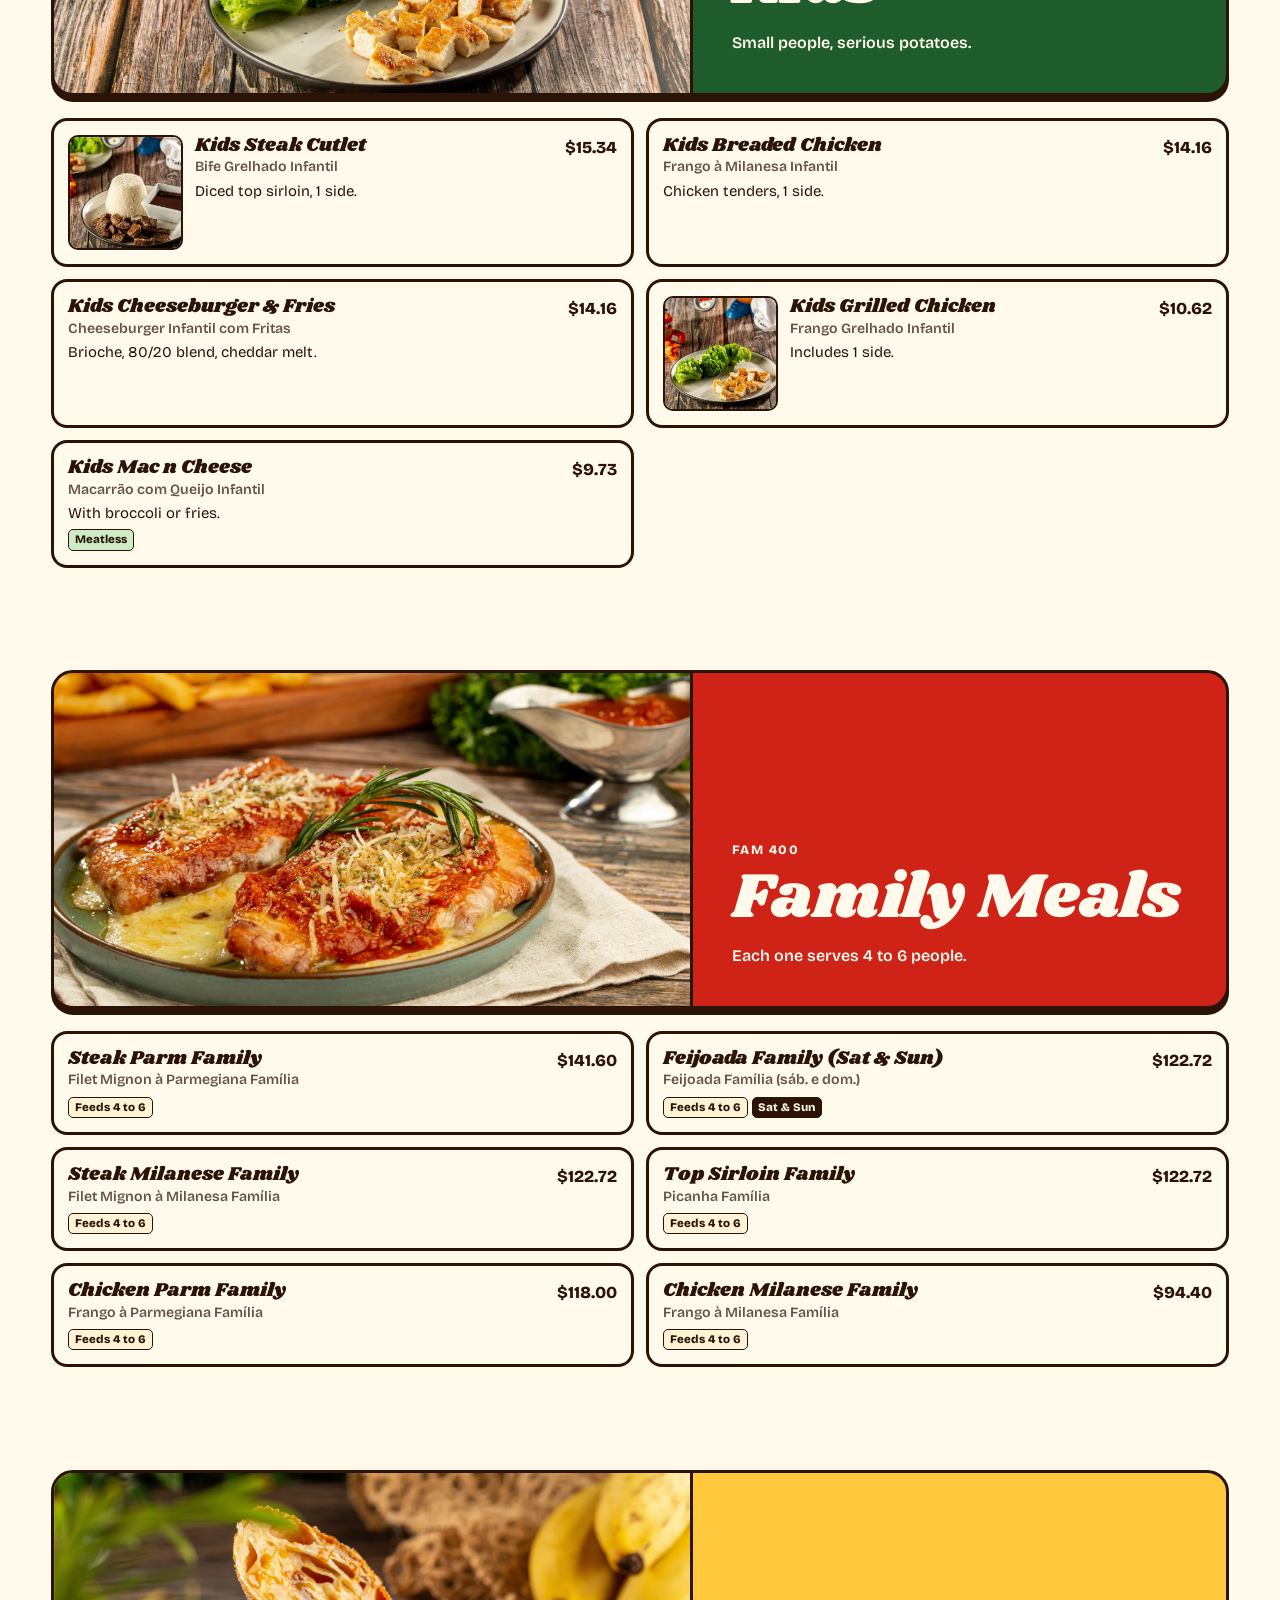
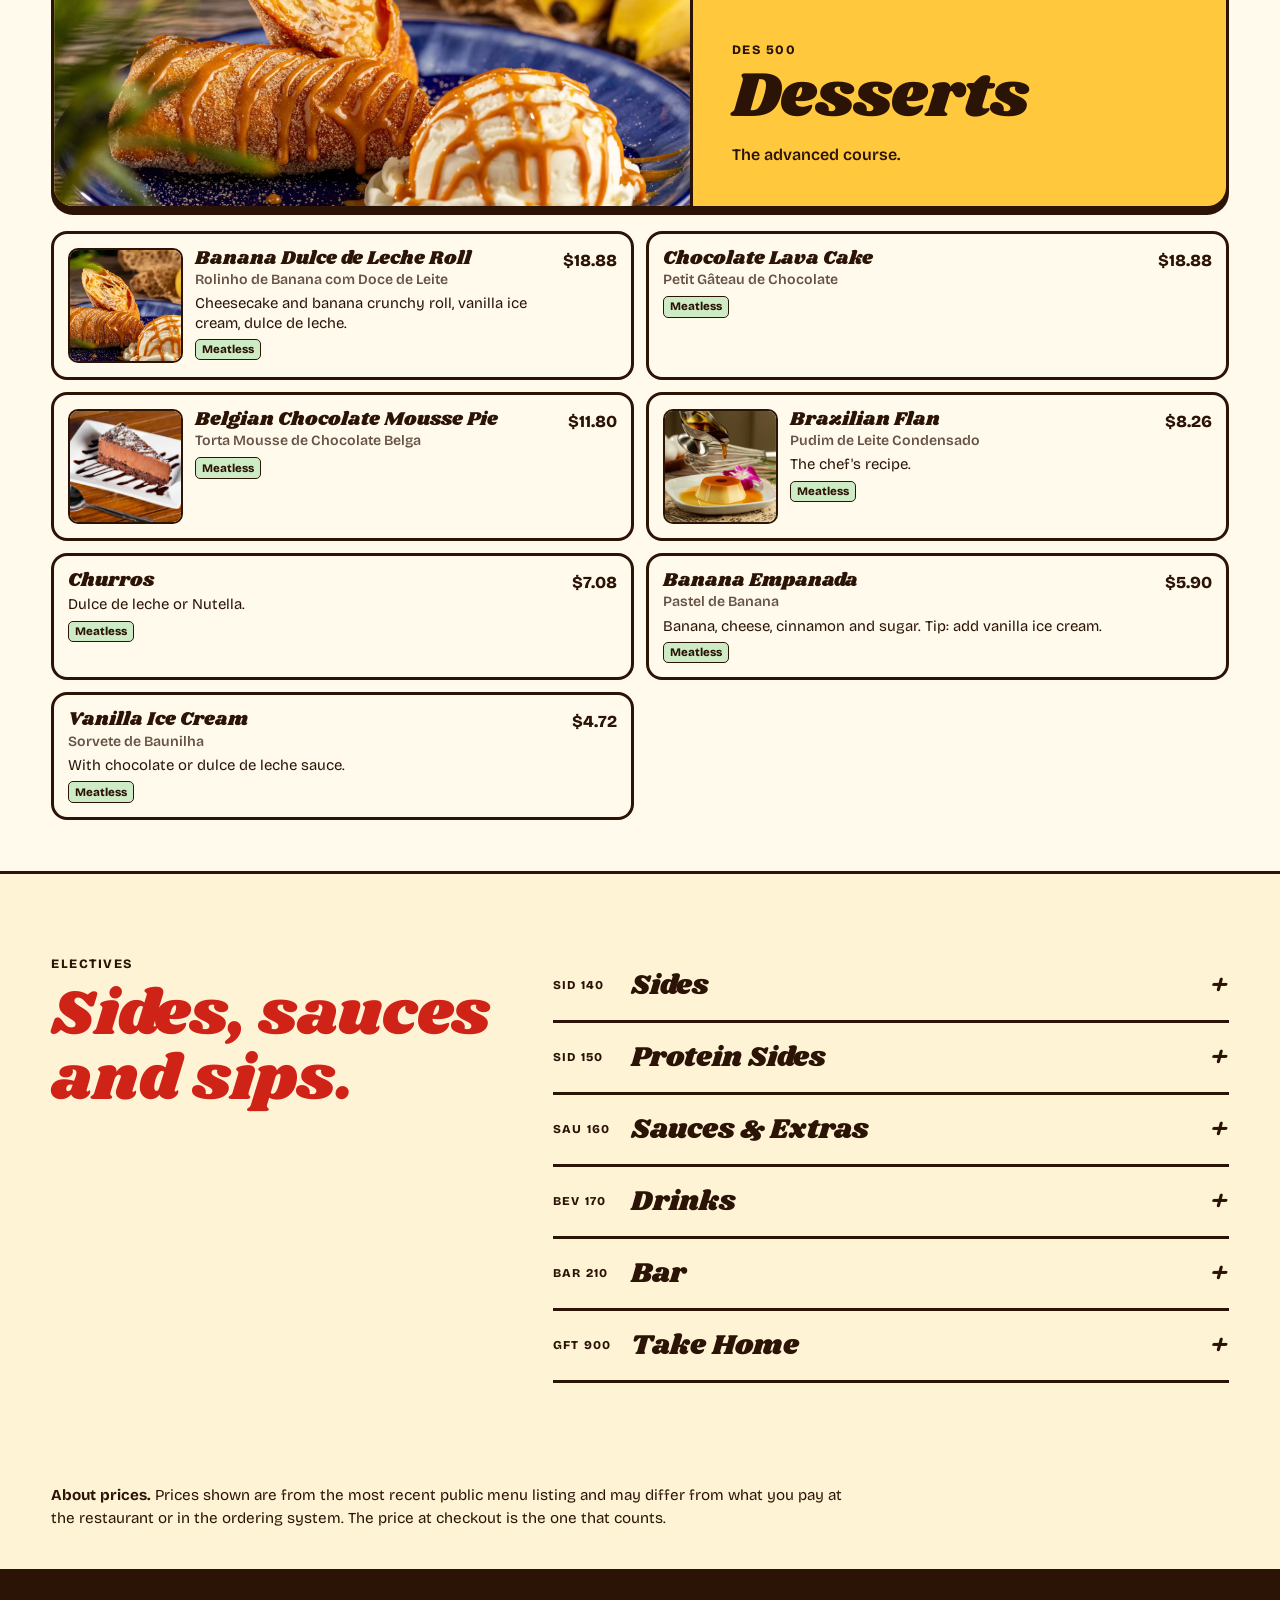
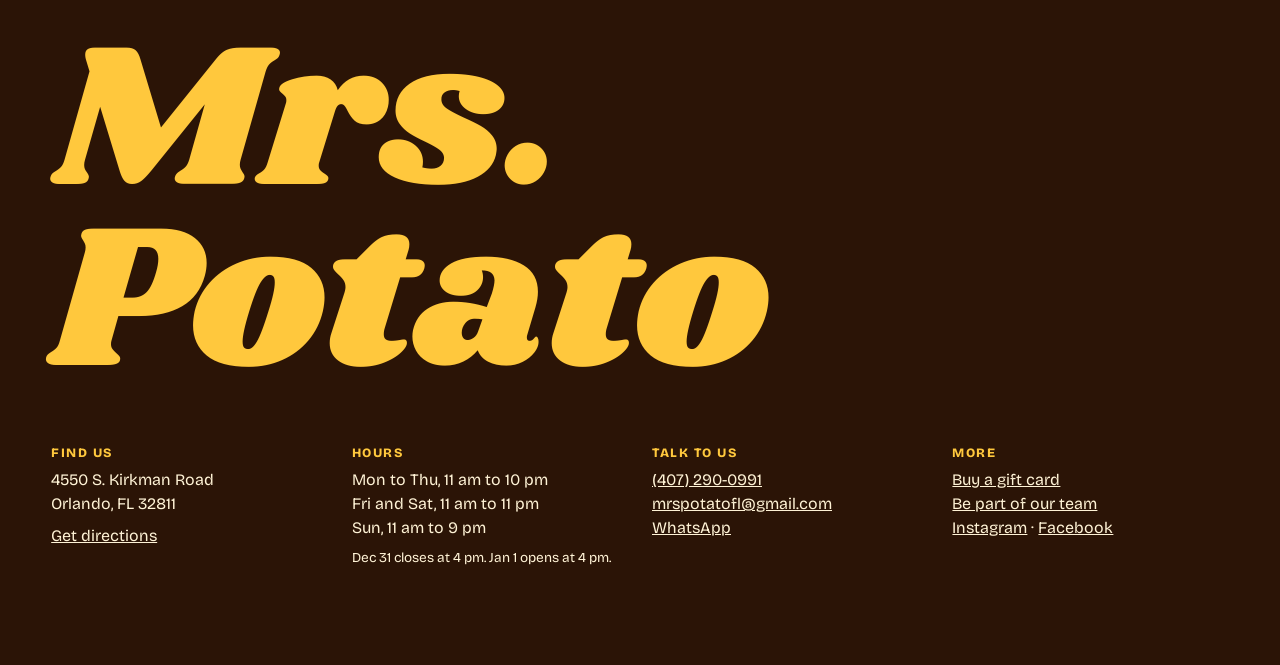
<file: menu.html>
<!doctype html>
<html lang="en">
<head>
<meta charset="utf-8">
<meta name="viewport" content="width=device-width, initial-scale=1, viewport-fit=cover">
<meta name="robots" content="noindex">
<title>Menu | Mrs. Potato Orlando</title>
<meta name="description" content="The full Mrs. Potato menu: stuffed rosti, giant baked potatoes, pastel, feijoada and more, with pickup ordering.">
<meta name="theme-color" content="#CF2318">
<link rel="icon" href="img/favicon.png">
<link rel="alternate" hreflang="en" href="menu.html">
<link rel="alternate" hreflang="pt-BR" href="pt/menu.html">
<link rel="preload" href="fonts/shrikhand-latin.woff2" as="font" type="font/woff2" crossorigin>
<link rel="stylesheet" href="styles.css">
<script type="application/ld+json">{"@context":"https://schema.org","@type":"Restaurant","name":"Mrs. Potato Restaurant","servesCuisine":["Brazilian","Comfort Food"],"telephone":"+14072900991","email":"mrspotatofl@gmail.com","priceRange":"$$","acceptsReservations":true,"hasMenu":"https://mrspotato.hrpos.heartland.us/menu","address":{"@type":"PostalAddress","streetAddress":"4550 S. Kirkman Road","addressLocality":"Orlando","addressRegion":"FL","postalCode":"32811","addressCountry":"US"},"openingHoursSpecification":[{"@type":"OpeningHoursSpecification","dayOfWeek":["Monday","Tuesday","Wednesday","Thursday"],"opens":"11:00","closes":"22:00"},{"@type":"OpeningHoursSpecification","dayOfWeek":["Friday","Saturday"],"opens":"11:00","closes":"23:00"},{"@type":"OpeningHoursSpecification","dayOfWeek":"Sunday","opens":"11:00","closes":"21:00"}],"sameAs":["https://www.instagram.com/mrspotatoorlando/","https://www.facebook.com/mrspotatoorlando"]}</script>
</head>
<body data-page="menu" data-lang="en" data-base="">
<a class="skip" href="#main">Skip to content</a>
<svg width="0" height="0" class="sprite" aria-hidden="true"><defs>
  <symbol id="c-bacon" viewBox="0 0 80 40"><path d="M4 12c12-10 20 8 34 0s22-8 38 2l-2 16c-14-8-24-8-36 0S14 22 4 30z" fill="#B5361C" stroke="#4A1E08" stroke-width="3"/><path d="M8 20c10-6 20 6 32 0s20-6 32 2" fill="none" stroke="#F6C9A0" stroke-width="4"/></symbol>
  <symbol id="c-cheese" viewBox="0 0 60 60"><path d="M6 22 34 6l20 18v26H6z" fill="#FFC83D" stroke="#4A1E08" stroke-width="3" stroke-linejoin="round"/><path d="M6 22h48" stroke="#4A1E08" stroke-width="3"/><circle cx="22" cy="36" r="5" fill="#E8A21E"/><circle cx="40" cy="42" r="3.5" fill="#E8A21E"/></symbol>
  <symbol id="c-onion" viewBox="0 0 60 60"><circle cx="30" cy="30" r="25" fill="none" stroke="#8B2A6B" stroke-width="7"/><circle cx="30" cy="30" r="14" fill="none" stroke="#C569A6" stroke-width="5"/></symbol>
  <symbol id="c-scallion" viewBox="0 0 60 60"><circle cx="30" cy="30" r="21" fill="#DDF0B8" stroke="#2F7D3B" stroke-width="8"/><circle cx="30" cy="30" r="8" fill="none" stroke="#2F7D3B" stroke-width="4"/></symbol>
  <symbol id="c-chicken" viewBox="0 0 80 50"><path d="M6 30c8-22 22-8 32-16s26-10 36 4c-6 18-20 8-30 18s-30 12-38-6z" fill="#F4D9A8" stroke="#4A1E08" stroke-width="3"/><path d="M18 30c8-6 14-2 22-8M38 34c8-6 14-4 22-12" fill="none" stroke="#C99A58" stroke-width="3"/></symbol>
  <symbol id="c-beef" viewBox="0 0 80 50"><path d="M6 26C12 8 30 12 42 8s26 2 32 14c-4 18-24 12-36 18S10 42 6 26z" fill="#6F2F16" stroke="#32140A" stroke-width="3"/><path d="M18 24c10-6 18 0 26-6M34 34c10-6 18-2 26-10" fill="none" stroke="#A85A34" stroke-width="3"/></symbol>
  <symbol id="c-shrimp" viewBox="0 0 70 60"><path d="M58 14C40 0 12 8 8 30c-2 14 10 26 24 24l2-10c-8 2-14-4-14-12 2-14 18-18 30-10z" fill="#F58A5E" stroke="#6B2A10" stroke-width="3" stroke-linejoin="round"/><path d="M22 16l6 12M36 10l2 12M12 34l12-2" stroke="#FFD2B8" stroke-width="3"/></symbol>
  <symbol id="c-broccoli" viewBox="0 0 60 60"><rect x="24" y="34" width="12" height="22" rx="4" fill="#A8C96A" stroke="#2C5A1E" stroke-width="3"/><circle cx="18" cy="26" r="13" fill="#3D8F3F" stroke="#2C5A1E" stroke-width="3"/><circle cx="42" cy="26" r="13" fill="#3D8F3F" stroke="#2C5A1E" stroke-width="3"/><circle cx="30" cy="16" r="13" fill="#4CA64D" stroke="#2C5A1E" stroke-width="3"/></symbol>
  <symbol id="c-sausage" viewBox="0 0 60 60"><circle cx="30" cy="30" r="24" fill="#B8421F" stroke="#4A1E08" stroke-width="3"/><circle cx="22" cy="24" r="4" fill="#F0B090"/><circle cx="38" cy="22" r="3" fill="#F0B090"/><circle cx="34" cy="38" r="5" fill="#F0B090"/><circle cx="20" cy="38" r="3" fill="#7E2A10"/></symbol>
  <symbol id="c-pepper" viewBox="0 0 70 40"><path d="M6 24C14 6 34 10 62 8c4 10 0 18-8 20-16 2-30 8-42 4-4-1-6-4-6-8z" fill="#3D9B45" stroke="#1F5526" stroke-width="3"/></symbol>
  <symbol id="c-mushroom" viewBox="0 0 60 60"><path d="M6 28C8 8 52 8 54 28c0 4-48 4-48 0z" fill="#C9A27A" stroke="#4A2A10" stroke-width="3"/><path d="M22 32h16l3 18c-6 6-16 6-22 0z" fill="#F3E4CC" stroke="#4A2A10" stroke-width="3"/></symbol>
  <symbol id="c-cream" viewBox="0 0 70 60"><path d="M10 40c-8-8 0-20 10-18 2-12 20-16 28-6 12-2 18 12 12 20 4 12-10 18-18 12-10 8-30 4-32-8z" fill="#FFFAEC" stroke="#8A6A3C" stroke-width="3"/></symbol>
  <symbol id="i-arrow" viewBox="0 0 24 24"><path d="M4 12h15M13 6l6 6-6 6" fill="none" stroke="currentColor" stroke-width="3" stroke-linecap="round" stroke-linejoin="round"/></symbol>
</defs></svg>
<header class="top" id="top">
  <a class="brand" href="./index.html" aria-label="Mrs. Potato">
    <img src="img/logo-s.webp" width="56" height="56" alt="">
    <span>Mrs. Potato</span>
  </a>
  <nav class="nav" aria-label="Main">
    <a href="index.html">The Institute</a><a href="menu.html" aria-current="page">Menu</a><a href="story.html">Our Story</a><a href="gallery.html">Gallery</a><a href="visit.html">Visit</a>
  </nav>
  <div class="top-act">
    <a class="lang" href="pt/menu.html" hreflang="pt-BR" aria-label="Ver em português">PT</a>
    <a class="btn sm ghost" href="visit.html#reserve">Reserve</a>
    <a class="btn sm" href="https://mrspotato.hrpos.heartland.us/menu" target="_blank" rel="noopener">Order pickup</a>
    <button class="burger" aria-label="Open menu" aria-expanded="false" aria-controls="drawer"><i></i><i></i></button>
  </div>
</header>
<div class="drawer" id="drawer" hidden>
  <a href="index.html">The Institute</a><a href="menu.html">Menu</a><a href="story.html">Our Story</a><a href="gallery.html">Gallery</a><a href="visit.html">Visit</a>
</div>
<div class="roller" aria-hidden="true"><img src="img/logo-s.webp" alt="" width="52" height="52"></div>
<main id="main">

<section class="m-hero">
  <div class="m-hero-t">
    <span class="stamp ">Course catalog</span>
    <h1>Choose your<br>major.</h1>
    <p>Twenty departments, one obsession. Tap any dish for the details, then order pickup from the restaurant's own system.</p>
    <div class="cta "><a class="btn" href="https://mrspotato.hrpos.heartland.us/menu" target="_blank" rel="noopener">Order pickup<svg width="20" height="20"><use href="#i-arrow"/></svg></a><a class="btn alt" href="visit.html#reserve">Book a table</a></div>
  </div>
  <img class="m-hero-rosti" src="img/cut-rosti-lattice.webp" alt="Rosti potato topped with a sour cream lattice" width="620" height="620">
</section>
<div class="m-bar" id="mbar">
  <div class="m-tools">
    <label class="search"><span class="sr">Search the menu</span><input id="q" type="search" placeholder="Search: shrimp, catupiry, picanha..." autocomplete="off"></label>
    <div class="filters" role="group" aria-label="Filter">
      <button class="chip on" data-filter="all" aria-pressed="true">All</button>
      <button class="chip" data-filter="guy" aria-pressed="false">Guy Fieri's favorite</button>
      <button class="chip" data-filter="meatless" aria-pressed="false">Meatless</button>
      <button class="chip" data-filter="seafood" aria-pressed="false">Seafood</button>
      <button class="chip" data-filter="feeds" aria-pressed="false">Feeds 4 to 6</button>
    </div>
  </div>
  <nav class="dept-nav" aria-label="Departments"><a href="#rosti">Rosti Potatoes</a><a href="#baked">Baked Potatoes</a><a href="#small">Small Rosti & Salad</a><a href="#pastel">Pastel</a><a href="#starters">Appetizers</a><a href="#soups">Soups</a><a href="#meals">Entree Meals</a><a href="#feijoada">Saturday & Sunday Feijoada</a><a href="#burgers">Burgers</a><a href="#lunch">Lunch Special</a><a href="#kids">Kids</a><a href="#family">Family Meals</a><a href="#desserts">Desserts</a><a href="#electives">Sides & drinks</a></nav>
</div>
<p class="m-count" aria-live="polite"><span id="mcount"></span></p>
<p class="m-none" id="mnone" hidden>Nothing here yet. Try another word, or ask the kitchen.</p>
<div class="m-list"><section class="dept tone-red" id="rosti" data-dept-id="rosti">
    <header class="dept-h">
      <div class="dept-pic"><img loading="lazy" src="img/rosti-pull.webp" alt=""></div>
      <div class="dept-txt"><span class="code">ROS 101</span><h2>Rosti Potatoes</h2><p>The signature dish. A Swiss classic, stuffed the Brazilian way.</p></div>
    </header>
    <div class="dishes"><article class="dish has-img" data-tags="guy" data-q="carne seca rosti rosti de carne seca brazilian cured beef and cream cheese. carne seca e cream cheese." data-name="Carne Seca Rosti" data-desc="Brazilian cured beef and cream cheese." data-price="$23.60" data-img="rosti-cut" data-dept="Rosti Potatoes" data-lab="carne-seca" data-format="rosti">
      <button class="dish-b" type="button" aria-haspopup="dialog">
        <span class="dish-img"><img loading="lazy" src="img/rosti-cut-s.webp" alt="Carne Seca Rosti"></span>
        <span class="dish-t"><strong>Carne Seca Rosti</strong><em lang="pt-BR">Rosti de Carne Seca</em><span class="dish-d">Brazilian cured beef and cream cheese.</span>
        <span class="tags"><i class="tag t-guy">Guy Fieri's favorite</i></span></span>
        <span class="dish-p">$23.60</span>
      </button>
    </article><article class="dish" data-tags="" data-q="chicken catupiry rosti rosti de frango com catupiry pulled chicken and brazilian catupiry cheese. frango desfiado e catupiry." data-name="Chicken Catupiry Rosti" data-desc="Pulled chicken and Brazilian Catupiry cheese." data-price="$23.60" data-img="rosti-pull" data-dept="Rosti Potatoes" data-lab="catupiry" data-format="rosti">
      <button class="dish-b" type="button" aria-haspopup="dialog">
        
        <span class="dish-t"><strong>Chicken Catupiry Rosti</strong><em lang="pt-BR">Rosti de Frango com Catupiry</em><span class="dish-d">Pulled chicken and Brazilian Catupiry cheese.</span>
        </span>
        <span class="dish-p">$23.60</span>
      </button>
    </article><article class="dish has-img" data-tags="seafood" data-q="shrimp rosti rosti de camarão shrimp, cream cheese, mozzarella and provolone. camarão, cream cheese, mussarela e provolone." data-name="Shrimp Rosti" data-desc="Shrimp, cream cheese, mozzarella and provolone." data-price="$23.60" data-img="rosti-shrimp-bite" data-dept="Rosti Potatoes" data-lab="shrimp" data-format="rosti">
      <button class="dish-b" type="button" aria-haspopup="dialog">
        <span class="dish-img"><img loading="lazy" src="img/rosti-shrimp-bite-s.webp" alt="Shrimp Rosti"></span>
        <span class="dish-t"><strong>Shrimp Rosti</strong><em lang="pt-BR">Rosti de Camarão</em><span class="dish-d">Shrimp, cream cheese, mozzarella and provolone.</span>
        <span class="tags"><i class="tag t-seafood">Seafood</i></span></span>
        <span class="dish-p">$23.60</span>
      </button>
    </article><article class="dish" data-tags="" data-q="bacon rosti rosti de bacon bacon, mozzarella, provolone and red onions. bacon, mussarela, provolone e cebola roxa." data-name="Bacon Rosti" data-desc="Bacon, mozzarella, provolone and red onions." data-price="$22.42" data-img="rosti-pull" data-dept="Rosti Potatoes" data-lab="bacon" data-format="rosti">
      <button class="dish-b" type="button" aria-haspopup="dialog">
        
        <span class="dish-t"><strong>Bacon Rosti</strong><em lang="pt-BR">Rosti de Bacon</em><span class="dish-d">Bacon, mozzarella, provolone and red onions.</span>
        </span>
        <span class="dish-p">$22.42</span>
      </button>
    </article><article class="dish" data-tags="" data-q="calabresa sausage rosti rosti de calabresa brazilian sausage, mozzarella, provolone and red onions. calabresa, mussarela, provolone e cebola roxa." data-name="Calabresa Sausage Rosti" data-desc="Brazilian sausage, mozzarella, provolone and red onions." data-price="$22.42" data-img="rosti-pull" data-dept="Rosti Potatoes" data-lab="calabresa" data-format="rosti">
      <button class="dish-b" type="button" aria-haspopup="dialog">
        
        <span class="dish-t"><strong>Calabresa Sausage Rosti</strong><em lang="pt-BR">Rosti de Calabresa</em><span class="dish-d">Brazilian sausage, mozzarella, provolone and red onions.</span>
        </span>
        <span class="dish-p">$22.42</span>
      </button>
    </article><article class="dish" data-tags="" data-q="philly cheese steak rosti rosti philly cheese steak philly filling. peppers and onions cannot be left out. recheio philly. pimentões e cebola não podem ser retirados." data-name="Philly Cheese Steak Rosti" data-desc="Philly filling. Peppers and onions cannot be left out." data-price="$22.42" data-img="rosti-pull" data-dept="Rosti Potatoes" data-lab="philly" data-format="rosti">
      <button class="dish-b" type="button" aria-haspopup="dialog">
        
        <span class="dish-t"><strong>Philly Cheese Steak Rosti</strong><em lang="pt-BR">Rosti Philly Cheese Steak</em><span class="dish-d">Philly filling. Peppers and onions cannot be left out.</span>
        </span>
        <span class="dish-p">$22.42</span>
      </button>
    </article><article class="dish" data-tags="" data-q="chicken bacon & ranch rosti rosti de frango, bacon e ranch seasoned pulled chicken, bacon and ranch sauce. frango desfiado temperado, bacon e molho ranch." data-name="Chicken Bacon & Ranch Rosti" data-desc="Seasoned pulled chicken, bacon and ranch sauce." data-price="$21.24" data-img="rosti-pull" data-dept="Rosti Potatoes" data-lab="cbr" data-format="rosti">
      <button class="dish-b" type="button" aria-haspopup="dialog">
        
        <span class="dish-t"><strong>Chicken Bacon & Ranch Rosti</strong><em lang="pt-BR">Rosti de Frango, Bacon e Ranch</em><span class="dish-d">Seasoned pulled chicken, bacon and ranch sauce.</span>
        </span>
        <span class="dish-p">$21.24</span>
      </button>
    </article><article class="dish" data-tags="meatless" data-q="four cheese rosti rosti quatro queijos mozzarella, provolone, cheddar and cream cheese. mussarela, provolone, cheddar e cream cheese." data-name="Four Cheese Rosti" data-desc="Mozzarella, provolone, cheddar and cream cheese." data-price="$21.24" data-img="rosti-pull" data-dept="Rosti Potatoes" data-lab="four-cheese" data-format="rosti">
      <button class="dish-b" type="button" aria-haspopup="dialog">
        
        <span class="dish-t"><strong>Four Cheese Rosti</strong><em lang="pt-BR">Rosti Quatro Queijos</em><span class="dish-d">Mozzarella, provolone, cheddar and cream cheese.</span>
        <span class="tags"><i class="tag t-meatless">Meatless</i></span></span>
        <span class="dish-p">$21.24</span>
      </button>
    </article><article class="dish" data-tags="" data-q="loaded rosti rosti loaded sour cream, cheddar, bacon and green onions. sour cream, cheddar, bacon e cebolinha." data-name="Loaded Rosti" data-desc="Sour cream, cheddar, bacon and green onions." data-price="$21.24" data-img="rosti-pull" data-dept="Rosti Potatoes" data-lab="loaded" data-format="rosti">
      <button class="dish-b" type="button" aria-haspopup="dialog">
        
        <span class="dish-t"><strong>Loaded Rosti</strong><em lang="pt-BR">Rosti Loaded</em><span class="dish-d">Sour cream, cheddar, bacon and green onions.</span>
        </span>
        <span class="dish-p">$21.24</span>
      </button>
    </article><article class="dish" data-tags="meatless" data-q="broccoli & cheddar rosti rosti de brócolis e cheddar broccoli florets and cheddar. brócolis e cheddar." data-name="Broccoli & Cheddar Rosti" data-desc="Broccoli florets and cheddar." data-price="$20.06" data-img="rosti-pull" data-dept="Rosti Potatoes" data-lab="broccoli" data-format="rosti">
      <button class="dish-b" type="button" aria-haspopup="dialog">
        
        <span class="dish-t"><strong>Broccoli & Cheddar Rosti</strong><em lang="pt-BR">Rosti de Brócolis e Cheddar</em><span class="dish-d">Broccoli florets and cheddar.</span>
        <span class="tags"><i class="tag t-meatless">Meatless</i></span></span>
        <span class="dish-p">$20.06</span>
      </button>
    </article></div>
  </section><section class="dept tone-butter" id="baked" data-dept-id="baked">
    <header class="dept-h">
      <div class="dept-pic"><img loading="lazy" src="img/baked-hero.webp" alt=""></div>
      <div class="dept-txt"><span class="code">BAK 201</span><h2>Baked Potatoes</h2><p>Giant Idaho potatoes with salty skin and a fluffy middle, finished with garlic butter.</p></div>
    </header>
    <div class="dishes"><article class="dish" data-tags="" data-q="filet mignon stroganoff baked assada com strogonoff de filé filet mignon strips and mushrooms in a creamy sauce. tiras de filé mignon e cogumelos em molho cremoso." data-name="Filet Mignon Stroganoff Baked" data-desc="Filet mignon strips and mushrooms in a creamy sauce." data-price="$23.60" data-img="baked-hero" data-dept="Baked Potatoes" data-lab="filet" data-format="baked">
      <button class="dish-b" type="button" aria-haspopup="dialog">
        
        <span class="dish-t"><strong>Filet Mignon Stroganoff Baked</strong><em lang="pt-BR">Assada com Strogonoff de Filé</em><span class="dish-d">Filet mignon strips and mushrooms in a creamy sauce.</span>
        </span>
        <span class="dish-p">$23.60</span>
      </button>
    </article><article class="dish" data-tags="guy" data-q="carne seca baked assada com carne seca butter, brazilian cured beef and cream cheese. manteiga, carne seca e cream cheese." data-name="Carne Seca Baked" data-desc="Butter, Brazilian cured beef and cream cheese." data-price="$22.42" data-img="baked-hero" data-dept="Baked Potatoes" data-lab="carne-seca" data-format="baked">
      <button class="dish-b" type="button" aria-haspopup="dialog">
        
        <span class="dish-t"><strong>Carne Seca Baked</strong><em lang="pt-BR">Assada com Carne Seca</em><span class="dish-d">Butter, Brazilian cured beef and cream cheese.</span>
        <span class="tags"><i class="tag t-guy">Guy Fieri's favorite</i></span></span>
        <span class="dish-p">$22.42</span>
      </button>
    </article><article class="dish" data-tags="guy" data-q="chicken catupiry baked assada com frango e catupiry seasoned pulled chicken and catupiry cheese. frango desfiado temperado e catupiry." data-name="Chicken Catupiry Baked" data-desc="Seasoned pulled chicken and Catupiry cheese." data-price="$22.42" data-img="baked-hero" data-dept="Baked Potatoes" data-lab="catupiry" data-format="baked">
      <button class="dish-b" type="button" aria-haspopup="dialog">
        
        <span class="dish-t"><strong>Chicken Catupiry Baked</strong><em lang="pt-BR">Assada com Frango e Catupiry</em><span class="dish-d">Seasoned pulled chicken and Catupiry cheese.</span>
        <span class="tags"><i class="tag t-guy">Guy Fieri's favorite</i></span></span>
        <span class="dish-p">$22.42</span>
      </button>
    </article><article class="dish has-img" data-tags="seafood" data-q="shrimp baked assada com camarão butter, shrimp, cream cheese, mozzarella and provolone. manteiga, camarão, cream cheese, mussarela e provolone." data-name="Shrimp Baked" data-desc="Butter, shrimp, cream cheese, mozzarella and provolone." data-price="$22.42" data-img="baked-shrimp" data-dept="Baked Potatoes" data-lab="shrimp" data-format="baked">
      <button class="dish-b" type="button" aria-haspopup="dialog">
        <span class="dish-img"><img loading="lazy" src="img/baked-shrimp-s.webp" alt="Shrimp Baked"></span>
        <span class="dish-t"><strong>Shrimp Baked</strong><em lang="pt-BR">Assada com Camarão</em><span class="dish-d">Butter, shrimp, cream cheese, mozzarella and provolone.</span>
        <span class="tags"><i class="tag t-seafood">Seafood</i></span></span>
        <span class="dish-p">$22.42</span>
      </button>
    </article><article class="dish has-img" data-tags="" data-q="bacon baked assada com bacon butter, bacon, mozzarella, provolone and red onions. manteiga, bacon, mussarela, provolone e cebola roxa." data-name="Bacon Baked" data-desc="Butter, bacon, mozzarella, provolone and red onions." data-price="$21.24" data-img="baked-bacon-pull" data-dept="Baked Potatoes" data-lab="bacon" data-format="baked">
      <button class="dish-b" type="button" aria-haspopup="dialog">
        <span class="dish-img"><img loading="lazy" src="img/baked-bacon-pull-s.webp" alt="Bacon Baked"></span>
        <span class="dish-t"><strong>Bacon Baked</strong><em lang="pt-BR">Assada com Bacon</em><span class="dish-d">Butter, bacon, mozzarella, provolone and red onions.</span>
        </span>
        <span class="dish-p">$21.24</span>
      </button>
    </article><article class="dish" data-tags="" data-q="calabresa sausage baked assada com calabresa butter, brazilian sausage, mozzarella, provolone and red onions. manteiga, calabresa, mussarela, provolone e cebola roxa." data-name="Calabresa Sausage Baked" data-desc="Butter, Brazilian sausage, mozzarella, provolone and red onions." data-price="$21.24" data-img="baked-hero" data-dept="Baked Potatoes" data-lab="calabresa" data-format="baked">
      <button class="dish-b" type="button" aria-haspopup="dialog">
        
        <span class="dish-t"><strong>Calabresa Sausage Baked</strong><em lang="pt-BR">Assada com Calabresa</em><span class="dish-d">Butter, Brazilian sausage, mozzarella, provolone and red onions.</span>
        </span>
        <span class="dish-p">$21.24</span>
      </button>
    </article><article class="dish" data-tags="" data-q="philly cheese steak baked assada philly cheese steak butter, philly steak, bell peppers, onions, mozzarella and provolone. manteiga, carne philly, pimentões, cebola, mussarela e provolone." data-name="Philly Cheese Steak Baked" data-desc="Butter, Philly steak, bell peppers, onions, mozzarella and provolone." data-price="$21.24" data-img="baked-hero" data-dept="Baked Potatoes" data-lab="philly" data-format="baked">
      <button class="dish-b" type="button" aria-haspopup="dialog">
        
        <span class="dish-t"><strong>Philly Cheese Steak Baked</strong><em lang="pt-BR">Assada Philly Cheese Steak</em><span class="dish-d">Butter, Philly steak, bell peppers, onions, mozzarella and provolone.</span>
        </span>
        <span class="dish-p">$21.24</span>
      </button>
    </article><article class="dish" data-tags="" data-q="chicken stroganoff baked assada com strogonoff de frango chicken strips and mushrooms in a creamy sauce. tiras de frango e cogumelos em molho cremoso." data-name="Chicken Stroganoff Baked" data-desc="Chicken strips and mushrooms in a creamy sauce." data-price="$21.24" data-img="baked-hero" data-dept="Baked Potatoes" data-lab="chicken-strog" data-format="baked">
      <button class="dish-b" type="button" aria-haspopup="dialog">
        
        <span class="dish-t"><strong>Chicken Stroganoff Baked</strong><em lang="pt-BR">Assada com Strogonoff de Frango</em><span class="dish-d">Chicken strips and mushrooms in a creamy sauce.</span>
        </span>
        <span class="dish-p">$21.24</span>
      </button>
    </article><article class="dish" data-tags="" data-q="chicken bacon & ranch baked assada com frango, bacon e ranch butter, pulled chicken, bacon and ranch sauce. manteiga, frango desfiado, bacon e molho ranch." data-name="Chicken Bacon & Ranch Baked" data-desc="Butter, pulled chicken, bacon and ranch sauce." data-price="$20.06" data-img="baked-hero" data-dept="Baked Potatoes" data-lab="cbr" data-format="baked">
      <button class="dish-b" type="button" aria-haspopup="dialog">
        
        <span class="dish-t"><strong>Chicken Bacon & Ranch Baked</strong><em lang="pt-BR">Assada com Frango, Bacon e Ranch</em><span class="dish-d">Butter, pulled chicken, bacon and ranch sauce.</span>
        </span>
        <span class="dish-p">$20.06</span>
      </button>
    </article><article class="dish" data-tags="meatless" data-q="four cheese baked assada quatro queijos butter, mozzarella, provolone, cheddar and cream cheese. manteiga, mussarela, provolone, cheddar e cream cheese." data-name="Four Cheese Baked" data-desc="Butter, mozzarella, provolone, cheddar and cream cheese." data-price="$20.06" data-img="baked-hero" data-dept="Baked Potatoes" data-lab="four-cheese" data-format="baked">
      <button class="dish-b" type="button" aria-haspopup="dialog">
        
        <span class="dish-t"><strong>Four Cheese Baked</strong><em lang="pt-BR">Assada Quatro Queijos</em><span class="dish-d">Butter, mozzarella, provolone, cheddar and cream cheese.</span>
        <span class="tags"><i class="tag t-meatless">Meatless</i></span></span>
        <span class="dish-p">$20.06</span>
      </button>
    </article><article class="dish has-img" data-tags="" data-q="loaded baked assada loaded butter, sour cream, cheddar, bacon and green onions. manteiga, sour cream, cheddar, bacon e cebolinha." data-name="Loaded Baked" data-desc="Butter, sour cream, cheddar, bacon and green onions." data-price="$20.06" data-img="baked-loaded" data-dept="Baked Potatoes" data-lab="loaded" data-format="baked">
      <button class="dish-b" type="button" aria-haspopup="dialog">
        <span class="dish-img"><img loading="lazy" src="img/baked-loaded-s.webp" alt="Loaded Baked"></span>
        <span class="dish-t"><strong>Loaded Baked</strong><em lang="pt-BR">Assada Loaded</em><span class="dish-d">Butter, sour cream, cheddar, bacon and green onions.</span>
        </span>
        <span class="dish-p">$20.06</span>
      </button>
    </article><article class="dish" data-tags="meatless" data-q="broccoli & cheddar baked assada com brócolis e cheddar butter, broccoli florets and cheddar. manteiga, brócolis e cheddar." data-name="Broccoli & Cheddar Baked" data-desc="Butter, broccoli florets and cheddar." data-price="$18.88" data-img="baked-hero" data-dept="Baked Potatoes" data-lab="broccoli" data-format="baked">
      <button class="dish-b" type="button" aria-haspopup="dialog">
        
        <span class="dish-t"><strong>Broccoli & Cheddar Baked</strong><em lang="pt-BR">Assada com Brócolis e Cheddar</em><span class="dish-d">Butter, broccoli florets and cheddar.</span>
        <span class="tags"><i class="tag t-meatless">Meatless</i></span></span>
        <span class="dish-p">$18.88</span>
      </button>
    </article></div>
  </section><section class="dept tone-green" id="small" data-dept-id="small">
    <header class="dept-h">
      <div class="dept-pic"><img loading="lazy" src="img/rosti-plain.webp" alt=""></div>
      <div class="dept-txt"><span class="code">ROS 050</span><h2>Small Rosti & Salad</h2><p>The smaller rosti, for appetites that want room for dessert.</p></div>
    </header>
    <div class="dishes"><article class="dish" data-tags="" data-q="small bacon rosti rosti pequena de bacon  " data-name="Small Bacon Rosti" data-desc="" data-price="$21.24" data-img="rosti-plain" data-dept="Small Rosti & Salad">
      <button class="dish-b" type="button" aria-haspopup="dialog">
        
        <span class="dish-t"><strong>Small Bacon Rosti</strong><em lang="pt-BR">Rosti Pequena de Bacon</em>
        </span>
        <span class="dish-p">$21.24</span>
      </button>
    </article><article class="dish" data-tags="" data-q="small carne seca rosti rosti pequena de carne seca  " data-name="Small Carne Seca Rosti" data-desc="" data-price="$21.24" data-img="rosti-plain" data-dept="Small Rosti & Salad">
      <button class="dish-b" type="button" aria-haspopup="dialog">
        
        <span class="dish-t"><strong>Small Carne Seca Rosti</strong><em lang="pt-BR">Rosti Pequena de Carne Seca</em>
        </span>
        <span class="dish-p">$21.24</span>
      </button>
    </article><article class="dish" data-tags="" data-q="small chicken rosti rosti pequena de frango  " data-name="Small Chicken Rosti" data-desc="" data-price="$21.24" data-img="rosti-plain" data-dept="Small Rosti & Salad">
      <button class="dish-b" type="button" aria-haspopup="dialog">
        
        <span class="dish-t"><strong>Small Chicken Rosti</strong><em lang="pt-BR">Rosti Pequena de Frango</em>
        </span>
        <span class="dish-p">$21.24</span>
      </button>
    </article><article class="dish" data-tags="seafood" data-q="small shrimp rosti rosti pequena de camarão  " data-name="Small Shrimp Rosti" data-desc="" data-price="$21.24" data-img="rosti-plain" data-dept="Small Rosti & Salad">
      <button class="dish-b" type="button" aria-haspopup="dialog">
        
        <span class="dish-t"><strong>Small Shrimp Rosti</strong><em lang="pt-BR">Rosti Pequena de Camarão</em>
        <span class="tags"><i class="tag t-seafood">Seafood</i></span></span>
        <span class="dish-p">$21.24</span>
      </button>
    </article><article class="dish" data-tags="" data-q="small calabresa rosti rosti pequena de calabresa  " data-name="Small Calabresa Rosti" data-desc="" data-price="$20.06" data-img="rosti-plain" data-dept="Small Rosti & Salad">
      <button class="dish-b" type="button" aria-haspopup="dialog">
        
        <span class="dish-t"><strong>Small Calabresa Rosti</strong><em lang="pt-BR">Rosti Pequena de Calabresa</em>
        </span>
        <span class="dish-p">$20.06</span>
      </button>
    </article><article class="dish" data-tags="" data-q="small chicken bacon ranch rosti rosti pequena de frango, bacon e ranch  " data-name="Small Chicken Bacon Ranch Rosti" data-desc="" data-price="$20.06" data-img="rosti-plain" data-dept="Small Rosti & Salad">
      <button class="dish-b" type="button" aria-haspopup="dialog">
        
        <span class="dish-t"><strong>Small Chicken Bacon Ranch Rosti</strong><em lang="pt-BR">Rosti Pequena de Frango, Bacon e Ranch</em>
        </span>
        <span class="dish-p">$20.06</span>
      </button>
    </article><article class="dish" data-tags="meatless" data-q="small four cheese rosti rosti pequena quatro queijos  " data-name="Small Four Cheese Rosti" data-desc="" data-price="$20.06" data-img="rosti-plain" data-dept="Small Rosti & Salad">
      <button class="dish-b" type="button" aria-haspopup="dialog">
        
        <span class="dish-t"><strong>Small Four Cheese Rosti</strong><em lang="pt-BR">Rosti Pequena Quatro Queijos</em>
        <span class="tags"><i class="tag t-meatless">Meatless</i></span></span>
        <span class="dish-p">$20.06</span>
      </button>
    </article><article class="dish" data-tags="" data-q="small loaded rosti rosti pequena loaded  " data-name="Small Loaded Rosti" data-desc="" data-price="$20.06" data-img="rosti-plain" data-dept="Small Rosti & Salad">
      <button class="dish-b" type="button" aria-haspopup="dialog">
        
        <span class="dish-t"><strong>Small Loaded Rosti</strong><em lang="pt-BR">Rosti Pequena Loaded</em>
        </span>
        <span class="dish-p">$20.06</span>
      </button>
    </article><article class="dish" data-tags="meatless" data-q="small broccoli cheddar rosti rosti pequena de brócolis e cheddar  " data-name="Small Broccoli Cheddar Rosti" data-desc="" data-price="$17.70" data-img="rosti-plain" data-dept="Small Rosti & Salad">
      <button class="dish-b" type="button" aria-haspopup="dialog">
        
        <span class="dish-t"><strong>Small Broccoli Cheddar Rosti</strong><em lang="pt-BR">Rosti Pequena de Brócolis e Cheddar</em>
        <span class="tags"><i class="tag t-meatless">Meatless</i></span></span>
        <span class="dish-p">$17.70</span>
      </button>
    </article></div>
  </section><section class="dept tone-butter" id="pastel" data-dept-id="pastel">
    <header class="dept-h">
      <div class="dept-pic"><img loading="lazy" src="img/pastel-pair.webp" alt=""></div>
      <div class="dept-txt"><span class="code">PAS 110</span><h2>Pastel</h2><p>Brazilian empanadas, crisp and blistered, served with Brazilian salsa.</p></div>
    </header>
    <div class="dishes"><article class="dish" data-tags="seafood" data-q="shrimp empanada pastel de camarão shrimp and catupiry cheese. camarão e catupiry." data-name="Shrimp Empanada" data-desc="Shrimp and Catupiry cheese." data-price="$8.26" data-img="pastel-pair" data-dept="Pastel">
      <button class="dish-b" type="button" aria-haspopup="dialog">
        
        <span class="dish-t"><strong>Shrimp Empanada</strong><em lang="pt-BR">Pastel de Camarão</em><span class="dish-d">Shrimp and Catupiry cheese.</span>
        <span class="tags"><i class="tag t-seafood">Seafood</i></span></span>
        <span class="dish-p">$8.26</span>
      </button>
    </article><article class="dish" data-tags="" data-q="carne seca empanada pastel de carne seca brazilian cured beef and cream cheese. carne seca e cream cheese." data-name="Carne Seca Empanada" data-desc="Brazilian cured beef and cream cheese." data-price="$7.08" data-img="pastel-pair" data-dept="Pastel">
      <button class="dish-b" type="button" aria-haspopup="dialog">
        
        <span class="dish-t"><strong>Carne Seca Empanada</strong><em lang="pt-BR">Pastel de Carne Seca</em><span class="dish-d">Brazilian cured beef and cream cheese.</span>
        </span>
        <span class="dish-p">$7.08</span>
      </button>
    </article><article class="dish" data-tags="" data-q="chicken catupiry empanada pastel de frango com catupiry pulled chicken and catupiry cheese. frango desfiado e catupiry." data-name="Chicken Catupiry Empanada" data-desc="Pulled chicken and Catupiry cheese." data-price="$7.08" data-img="pastel-pair" data-dept="Pastel">
      <button class="dish-b" type="button" aria-haspopup="dialog">
        
        <span class="dish-t"><strong>Chicken Catupiry Empanada</strong><em lang="pt-BR">Pastel de Frango com Catupiry</em><span class="dish-d">Pulled chicken and Catupiry cheese.</span>
        </span>
        <span class="dish-p">$7.08</span>
      </button>
    </article><article class="dish has-img" data-tags="meatless" data-q="cheese empanada pastel de queijo mozzarella, provolone, fontina and asiago. mussarela, provolone, fontina e asiago." data-name="Cheese Empanada" data-desc="Mozzarella, provolone, fontina and asiago." data-price="$5.90" data-img="pastel-pair" data-dept="Pastel">
      <button class="dish-b" type="button" aria-haspopup="dialog">
        <span class="dish-img"><img loading="lazy" src="img/pastel-pair-s.webp" alt="Cheese Empanada"></span>
        <span class="dish-t"><strong>Cheese Empanada</strong><em lang="pt-BR">Pastel de Queijo</em><span class="dish-d">Mozzarella, provolone, fontina and asiago.</span>
        <span class="tags"><i class="tag t-meatless">Meatless</i></span></span>
        <span class="dish-p">$5.90</span>
      </button>
    </article><article class="dish has-img" data-tags="" data-q="ground beef empanada pastel de carne filled with ground beef. recheado com carne moída." data-name="Ground Beef Empanada" data-desc="Filled with ground beef." data-price="$5.90" data-img="pastel-open" data-dept="Pastel">
      <button class="dish-b" type="button" aria-haspopup="dialog">
        <span class="dish-img"><img loading="lazy" src="img/pastel-open-s.webp" alt="Ground Beef Empanada"></span>
        <span class="dish-t"><strong>Ground Beef Empanada</strong><em lang="pt-BR">Pastel de Carne</em><span class="dish-d">Filled with ground beef.</span>
        </span>
        <span class="dish-p">$5.90</span>
      </button>
    </article><article class="dish" data-tags="meatless" data-q="banana empanada pastel de banana banana, cheese, cinnamon and sugar. banana, queijo, canela e açúcar." data-name="Banana Empanada" data-desc="Banana, cheese, cinnamon and sugar." data-price="$5.90" data-img="pastel-pair" data-dept="Pastel">
      <button class="dish-b" type="button" aria-haspopup="dialog">
        
        <span class="dish-t"><strong>Banana Empanada</strong><em lang="pt-BR">Pastel de Banana</em><span class="dish-d">Banana, cheese, cinnamon and sugar.</span>
        <span class="tags"><i class="tag t-meatless">Meatless</i></span></span>
        <span class="dish-p">$5.90</span>
      </button>
    </article></div>
  </section><section class="dept tone-red" id="starters" data-dept-id="starters">
    <header class="dept-h">
      <div class="dept-pic"><img loading="lazy" src="img/salgados-board.webp" alt=""></div>
      <div class="dept-txt"><span class="code">APP 120</span><h2>Appetizers</h2><p>Brazilian bar food, built for sharing or for not sharing.</p></div>
    </header>
    <div class="dishes"><article class="dish has-img" data-tags="meatless" data-q="parmesan truffle fries batata frita trufada com parmesão fries, truffle, parmesan and parsley. fritas, trufa, parmesão e salsinha." data-name="Parmesan Truffle Fries" data-desc="Fries, truffle, parmesan and parsley." data-price="$18.88" data-img="truffle-fries" data-dept="Appetizers">
      <button class="dish-b" type="button" aria-haspopup="dialog">
        <span class="dish-img"><img loading="lazy" src="img/truffle-fries-s.webp" alt="Parmesan Truffle Fries"></span>
        <span class="dish-t"><strong>Parmesan Truffle Fries</strong><em lang="pt-BR">Batata Frita Trufada com Parmesão</em><span class="dish-d">Fries, truffle, parmesan and parsley.</span>
        <span class="tags"><i class="tag t-meatless">Meatless</i></span></span>
        <span class="dish-p">$18.88</span>
      </button>
    </article><article class="dish has-img" data-tags="" data-q="loaded fries fritas com queijo e bacon fries, cheddar, bacon and green onions, with ranch or blue cheese dip. fritas, cheddar, bacon e cebolinha, com molho ranch ou blue cheese." data-name="Loaded Fries" data-desc="Fries, cheddar, bacon and green onions, with ranch or blue cheese dip." data-price="$17.70" data-img="loaded-fries" data-dept="Appetizers">
      <button class="dish-b" type="button" aria-haspopup="dialog">
        <span class="dish-img"><img loading="lazy" src="img/loaded-fries-s.webp" alt="Loaded Fries"></span>
        <span class="dish-t"><strong>Loaded Fries</strong><em lang="pt-BR">Fritas com Queijo e Bacon</em><span class="dish-d">Fries, cheddar, bacon and green onions, with ranch or blue cheese dip.</span>
        </span>
        <span class="dish-p">$17.70</span>
      </button>
    </article><article class="dish has-img" data-tags="meatless" data-q="crusted brie brie crocante panko-breaded brie with sweet chili sauce. brie empanado no panko com geleia de pimenta." data-name="Crusted Brie" data-desc="Panko-breaded brie with sweet chili sauce." data-price="$16.52" data-img="brie" data-dept="Appetizers">
      <button class="dish-b" type="button" aria-haspopup="dialog">
        <span class="dish-img"><img loading="lazy" src="img/brie-s.webp" alt="Crusted Brie"></span>
        <span class="dish-t"><strong>Crusted Brie</strong><em lang="pt-BR">Brie Crocante</em><span class="dish-d">Panko-breaded brie with sweet chili sauce.</span>
        <span class="tags"><i class="tag t-meatless">Meatless</i></span></span>
        <span class="dish-p">$16.52</span>
      </button>
    </article><article class="dish has-img" data-tags="" data-q="mix & match porção de salgado mista 3 cheese balls and 3 chicken drops. 3 bolinhas de queijo e 3 coxinhas." data-name="Mix & Match" data-desc="3 cheese balls and 3 chicken drops." data-price="$15.34" data-img="salgados" data-dept="Appetizers">
      <button class="dish-b" type="button" aria-haspopup="dialog">
        <span class="dish-img"><img loading="lazy" src="img/salgados-s.webp" alt="Mix & Match"></span>
        <span class="dish-t"><strong>Mix & Match</strong><em lang="pt-BR">Porção de Salgado Mista</em><span class="dish-d">3 cheese balls and 3 chicken drops.</span>
        </span>
        <span class="dish-p">$15.34</span>
      </button>
    </article><article class="dish" data-tags="seafood" data-q="cod fish fritters bolinho de bacalhau mashed potato, pulled cod, parsley and spices. purê de batata, bacalhau desfiado, salsinha e temperos." data-name="Cod Fish Fritters" data-desc="Mashed potato, pulled cod, parsley and spices." data-price="$15.34" data-img="salgados-board" data-dept="Appetizers">
      <button class="dish-b" type="button" aria-haspopup="dialog">
        
        <span class="dish-t"><strong>Cod Fish Fritters</strong><em lang="pt-BR">Bolinho de Bacalhau</em><span class="dish-d">Mashed potato, pulled cod, parsley and spices.</span>
        <span class="tags"><i class="tag t-seafood">Seafood</i></span></span>
        <span class="dish-p">$15.34</span>
      </button>
    </article><article class="dish has-img" data-tags="" data-q="chicken drops coxinha seasoned shredded chicken in dough, breaded and fried. frango desfiado temperado na massa, empanado e frito." data-name="Chicken Drops" data-desc="Seasoned shredded chicken in dough, breaded and fried." data-price="$14.16" data-img="salgados-board" data-dept="Appetizers">
      <button class="dish-b" type="button" aria-haspopup="dialog">
        <span class="dish-img"><img loading="lazy" src="img/salgados-board-s.webp" alt="Chicken Drops"></span>
        <span class="dish-t"><strong>Chicken Drops</strong><em lang="pt-BR">Coxinha</em><span class="dish-d">Seasoned shredded chicken in dough, breaded and fried.</span>
        </span>
        <span class="dish-p">$14.16</span>
      </button>
    </article><article class="dish" data-tags="meatless" data-q="cheese balls bolinha de queijo three-cheese blend in dough, breaded and fried. blend de três queijos na massa, empanado e frito." data-name="Cheese Balls" data-desc="Three-cheese blend in dough, breaded and fried." data-price="$14.16" data-img="salgados-board" data-dept="Appetizers">
      <button class="dish-b" type="button" aria-haspopup="dialog">
        
        <span class="dish-t"><strong>Cheese Balls</strong><em lang="pt-BR">Bolinha de Queijo</em><span class="dish-d">Three-cheese blend in dough, breaded and fried.</span>
        <span class="tags"><i class="tag t-meatless">Meatless</i></span></span>
        <span class="dish-p">$14.16</span>
      </button>
    </article><article class="dish" data-tags="meatless" data-q="tapioca cheese bites dadinho de tapioca tapioca and coalho cheese with pepper jelly. tapioca e queijo coalho com geleia de pimenta." data-name="Tapioca Cheese Bites" data-desc="Tapioca and coalho cheese with pepper jelly." data-price="$12.98" data-img="salgados-board" data-dept="Appetizers">
      <button class="dish-b" type="button" aria-haspopup="dialog">
        
        <span class="dish-t"><strong>Tapioca Cheese Bites</strong><em lang="pt-BR">Dadinho de Tapioca</em><span class="dish-d">Tapioca and coalho cheese with pepper jelly.</span>
        <span class="tags"><i class="tag t-meatless">Meatless</i></span></span>
        <span class="dish-p">$12.98</span>
      </button>
    </article></div>
  </section><section class="dept tone-cream" id="soups" data-dept-id="soups">
    <header class="dept-h">
      <div class="dept-pic"><img loading="lazy" src="img/soup-black-bean.webp" alt=""></div>
      <div class="dept-txt"><span class="code">SOP 100</span><h2>Soups</h2><p>Soup of the day, with four different options. Price at the restaurant or when you order.</p></div>
    </header>
    <div class="dishes"><article class="dish has-img" data-tags="" data-q="soup of the day sopa do dia four different options. quatro opções diferentes." data-name="Soup of the Day" data-desc="Four different options." data-price="Ask at the restaurant" data-img="soup-crouton" data-dept="Soups">
      <button class="dish-b" type="button" aria-haspopup="dialog">
        <span class="dish-img"><img loading="lazy" src="img/soup-crouton-s.webp" alt="Soup of the Day"></span>
        <span class="dish-t"><strong>Soup of the Day</strong><em lang="pt-BR">Sopa do Dia</em><span class="dish-d">Four different options.</span>
        </span>
        <span class="dish-p"><small>Ask</small></span>
      </button>
    </article></div>
  </section><section class="dept tone-green" id="meals" data-dept-id="meals">
    <header class="dept-h">
      <div class="dept-pic"><img loading="lazy" src="img/picanha.webp" alt=""></div>
      <div class="dept-txt"><span class="code">ENT 301</span><h2>Entree Meals</h2><p>Plates that come with sides of your choice, unless noted.</p></div>
    </header>
    <div class="dishes"><article class="dish" data-tags="" data-q="steak parm filet mignon à parmegiana panko-breaded filet mignon, tomato sauce, mozzarella, 2 sides. filé mignon empanado no panko, molho de tomate, mussarela, 2 acompanhamentos." data-name="Steak Parm" data-desc="Panko-breaded filet mignon, tomato sauce, mozzarella, 2 sides." data-price="$35.40" data-img="picanha" data-dept="Entree Meals">
      <button class="dish-b" type="button" aria-haspopup="dialog">
        
        <span class="dish-t"><strong>Steak Parm</strong><em lang="pt-BR">Filet Mignon à Parmegiana</em><span class="dish-d">Panko-breaded filet mignon, tomato sauce, mozzarella, 2 sides.</span>
        </span>
        <span class="dish-p">$35.40</span>
      </button>
    </article><article class="dish" data-tags="" data-q="filet mignon stroganoff strogonoff de filé mignon  " data-name="Filet Mignon Stroganoff" data-desc="" data-price="$33.04" data-img="picanha" data-dept="Entree Meals">
      <button class="dish-b" type="button" aria-haspopup="dialog">
        
        <span class="dish-t"><strong>Filet Mignon Stroganoff</strong><em lang="pt-BR">Strogonoff de Filé Mignon</em>
        </span>
        <span class="dish-p">$33.04</span>
      </button>
    </article><article class="dish has-img" data-tags="" data-q="top sirloin (picanha) picanha brazil's most popular beef cut. say it pee-kahn-ya. o corte de carne mais popular do brasil." data-name="Top Sirloin (Picanha)" data-desc="Brazil's most popular beef cut. Say it &quot;pee-KAHN-ya&quot;." data-price="$30.68" data-img="picanha" data-dept="Entree Meals">
      <button class="dish-b" type="button" aria-haspopup="dialog">
        <span class="dish-img"><img loading="lazy" src="img/picanha-s.webp" alt="Top Sirloin (Picanha)"></span>
        <span class="dish-t"><strong>Top Sirloin (Picanha)</strong><em lang="pt-BR">Picanha</em><span class="dish-d">Brazil's most popular beef cut. Say it "pee-KAHN-ya".</span>
        </span>
        <span class="dish-p">$30.68</span>
      </button>
    </article><article class="dish" data-tags="" data-q="steak milanese filet mignon à milanesa breaded filet mignon, 2 sides. filé mignon empanado, 2 acompanhamentos." data-name="Steak Milanese" data-desc="Breaded filet mignon, 2 sides." data-price="$30.68" data-img="picanha" data-dept="Entree Meals">
      <button class="dish-b" type="button" aria-haspopup="dialog">
        
        <span class="dish-t"><strong>Steak Milanese</strong><em lang="pt-BR">Filet Mignon à Milanesa</em><span class="dish-d">Breaded filet mignon, 2 sides.</span>
        </span>
        <span class="dish-p">$30.68</span>
      </button>
    </article><article class="dish has-img" data-tags="" data-q="chicken parmesan frango à parmegiana breaded chicken, cheese and house tomato sauce, 2 sides. frango empanado, queijo e molho de tomate da casa, 2 acompanhamentos." data-name="Chicken Parmesan" data-desc="Breaded chicken, cheese and house tomato sauce, 2 sides." data-price="$29.50" data-img="chicken-parm" data-dept="Entree Meals">
      <button class="dish-b" type="button" aria-haspopup="dialog">
        <span class="dish-img"><img loading="lazy" src="img/chicken-parm-s.webp" alt="Chicken Parmesan"></span>
        <span class="dish-t"><strong>Chicken Parmesan</strong><em lang="pt-BR">Frango à Parmegiana</em><span class="dish-d">Breaded chicken, cheese and house tomato sauce, 2 sides.</span>
        </span>
        <span class="dish-p">$29.50</span>
      </button>
    </article><article class="dish" data-tags="" data-q="chicken stroganoff strogonoff de frango chicken and mushrooms in cream sauce, with rice, fries and house salad. frango e cogumelos em molho cremoso, com arroz, fritas e salada da casa." data-name="Chicken Stroganoff" data-desc="Chicken and mushrooms in cream sauce, with rice, fries and house salad." data-price="$29.50" data-img="picanha" data-dept="Entree Meals">
      <button class="dish-b" type="button" aria-haspopup="dialog">
        
        <span class="dish-t"><strong>Chicken Stroganoff</strong><em lang="pt-BR">Strogonoff de Frango</em><span class="dish-d">Chicken and mushrooms in cream sauce, with rice, fries and house salad.</span>
        </span>
        <span class="dish-p">$29.50</span>
      </button>
    </article><article class="dish has-img" data-tags="seafood" data-q="brazilian shrimp stew bobó de camarão palm oil braised shrimp in yucca and coconut milk puree. camarão no dendê com purê de aipim e leite de coco." data-name="Brazilian Shrimp Stew" data-desc="Palm oil braised shrimp in yucca and coconut milk puree." data-price="$28.32" data-img="bobo" data-dept="Entree Meals">
      <button class="dish-b" type="button" aria-haspopup="dialog">
        <span class="dish-img"><img loading="lazy" src="img/bobo-s.webp" alt="Brazilian Shrimp Stew"></span>
        <span class="dish-t"><strong>Brazilian Shrimp Stew</strong><em lang="pt-BR">Bobó de Camarão</em><span class="dish-d">Palm oil braised shrimp in yucca and coconut milk puree.</span>
        <span class="tags"><i class="tag t-seafood">Seafood</i></span></span>
        <span class="dish-p">$28.32</span>
      </button>
    </article><article class="dish" data-tags="" data-q="chicken milanese frango à milanesa panko-breaded chicken cutlet, 2 sides. filé de frango empanado no panko, 2 acompanhamentos." data-name="Chicken Milanese" data-desc="Panko-breaded chicken cutlet, 2 sides." data-price="$23.60" data-img="picanha" data-dept="Entree Meals">
      <button class="dish-b" type="button" aria-haspopup="dialog">
        
        <span class="dish-t"><strong>Chicken Milanese</strong><em lang="pt-BR">Frango à Milanesa</em><span class="dish-d">Panko-breaded chicken cutlet, 2 sides.</span>
        </span>
        <span class="dish-p">$23.60</span>
      </button>
    </article><article class="dish has-img" data-tags="" data-q="grilled chicken frango grelhado grilled chicken breast, 2 sides. peito de frango grelhado, 2 acompanhamentos." data-name="Grilled Chicken" data-desc="Grilled chicken breast, 2 sides." data-price="$21.24" data-img="grilled-chicken" data-dept="Entree Meals">
      <button class="dish-b" type="button" aria-haspopup="dialog">
        <span class="dish-img"><img loading="lazy" src="img/grilled-chicken-s.webp" alt="Grilled Chicken"></span>
        <span class="dish-t"><strong>Grilled Chicken</strong><em lang="pt-BR">Frango Grelhado</em><span class="dish-d">Grilled chicken breast, 2 sides.</span>
        </span>
        <span class="dish-p">$21.24</span>
      </button>
    </article><article class="dish has-img" data-tags="" data-q="potato gnocchi gnocchi de batata homemade potato gnocchi with the sauce of your choice. gnocchi artesanal com o molho da sua preferência." data-name="Potato Gnocchi" data-desc="Homemade potato gnocchi with the sauce of your choice." data-price="$20.06" data-img="gnocchi-pomodoro" data-dept="Entree Meals">
      <button class="dish-b" type="button" aria-haspopup="dialog">
        <span class="dish-img"><img loading="lazy" src="img/gnocchi-pomodoro-s.webp" alt="Potato Gnocchi"></span>
        <span class="dish-t"><strong>Potato Gnocchi</strong><em lang="pt-BR">Gnocchi de Batata</em><span class="dish-d">Homemade potato gnocchi with the sauce of your choice.</span>
        </span>
        <span class="dish-p">$20.06</span>
      </button>
    </article><article class="dish" data-tags="meatless" data-q="large brie salad salada grande de brie greens, cherry tomato, red onion, brie, candied pecans, vidalia vinaigrette. folhas, tomate cereja, cebola roxa, brie, pecãs caramelizadas, vinagrete vidalia." data-name="Large Brie Salad" data-desc="Greens, cherry tomato, red onion, brie, candied pecans, Vidalia vinaigrette." data-price="$11.80" data-img="picanha" data-dept="Entree Meals">
      <button class="dish-b" type="button" aria-haspopup="dialog">
        
        <span class="dish-t"><strong>Large Brie Salad</strong><em lang="pt-BR">Salada Grande de Brie</em><span class="dish-d">Greens, cherry tomato, red onion, brie, candied pecans, Vidalia vinaigrette.</span>
        <span class="tags"><i class="tag t-meatless">Meatless</i></span></span>
        <span class="dish-p">$11.80</span>
      </button>
    </article><article class="dish" data-tags="" data-q="large caesar salad salada caesar grande romaine, caesar dressing, croutons and parmesan. alface romana, molho caesar, croutons e parmesão." data-name="Large Caesar Salad" data-desc="Romaine, Caesar dressing, croutons and parmesan." data-price="$9.44" data-img="picanha" data-dept="Entree Meals">
      <button class="dish-b" type="button" aria-haspopup="dialog">
        
        <span class="dish-t"><strong>Large Caesar Salad</strong><em lang="pt-BR">Salada Caesar Grande</em><span class="dish-d">Romaine, Caesar dressing, croutons and parmesan.</span>
        </span>
        <span class="dish-p">$9.44</span>
      </button>
    </article><article class="dish" data-tags="meatless" data-q="large house salad salada da casa grande greens, cherry tomato and red onion, dressing of your choice. folhas, tomate cereja e cebola roxa, molho à sua escolha." data-name="Large House Salad" data-desc="Greens, cherry tomato and red onion, dressing of your choice." data-price="$9.44" data-img="picanha" data-dept="Entree Meals">
      <button class="dish-b" type="button" aria-haspopup="dialog">
        
        <span class="dish-t"><strong>Large House Salad</strong><em lang="pt-BR">Salada da Casa Grande</em><span class="dish-d">Greens, cherry tomato and red onion, dressing of your choice.</span>
        <span class="tags"><i class="tag t-meatless">Meatless</i></span></span>
        <span class="dish-p">$9.44</span>
      </button>
    </article></div>
  </section><section class="dept tone-crust" id="feijoada" data-dept-id="feijoada">
    <header class="dept-h">
      <div class="dept-pic"><img loading="lazy" src="img/feijoada.webp" alt=""></div>
      <div class="dept-txt"><span class="code">FEJ 600</span><h2>Saturday & Sunday Feijoada</h2><p>Saturday and Sunday only. Black bean stew with aged beef, pork ribs, pork loin, Portuguese and calabresa sausage and bacon, with rice, collard greens, yuca flour, banana, pork belly and orange.</p></div>
    </header>
    <div class="dishes"><article class="dish has-img" data-tags="weekend" data-q="feijoada single feijoada individual for one person. para uma pessoa." data-name="Feijoada Single" data-desc="For one person." data-price="$30.68" data-img="feijoada" data-dept="Saturday & Sunday Feijoada">
      <button class="dish-b" type="button" aria-haspopup="dialog">
        <span class="dish-img"><img loading="lazy" src="img/feijoada-s.webp" alt="Feijoada Single"></span>
        <span class="dish-t"><strong>Feijoada Single</strong><em lang="pt-BR">Feijoada Individual</em><span class="dish-d">For one person.</span>
        <span class="tags"><i class="tag t-weekend">Sat & Sun</i></span></span>
        <span class="dish-p">$30.68</span>
      </button>
    </article><article class="dish has-img" data-tags="weekend" data-q="feijoada for 2 feijoada para 2 for two people. para duas pessoas." data-name="Feijoada for 2" data-desc="For two people." data-price="$56.64" data-img="feijoada" data-dept="Saturday & Sunday Feijoada">
      <button class="dish-b" type="button" aria-haspopup="dialog">
        <span class="dish-img"><img loading="lazy" src="img/feijoada-s.webp" alt="Feijoada for 2"></span>
        <span class="dish-t"><strong>Feijoada for 2</strong><em lang="pt-BR">Feijoada para 2</em><span class="dish-d">For two people.</span>
        <span class="tags"><i class="tag t-weekend">Sat & Sun</i></span></span>
        <span class="dish-p">$56.64</span>
      </button>
    </article><article class="dish has-img" data-tags="weekend feeds" data-q="feijoada family feijoada família for 4 to 6 people. para 4 a 6 pessoas." data-name="Feijoada Family" data-desc="For 4 to 6 people." data-price="$122.72" data-img="feijoada" data-dept="Saturday & Sunday Feijoada">
      <button class="dish-b" type="button" aria-haspopup="dialog">
        <span class="dish-img"><img loading="lazy" src="img/feijoada-s.webp" alt="Feijoada Family"></span>
        <span class="dish-t"><strong>Feijoada Family</strong><em lang="pt-BR">Feijoada Família</em><span class="dish-d">For 4 to 6 people.</span>
        <span class="tags"><i class="tag t-weekend">Sat & Sun</i><i class="tag t-feeds">Feeds 4 to 6</i></span></span>
        <span class="dish-p">$122.72</span>
      </button>
    </article></div>
  </section><section class="dept tone-butter" id="burgers" data-dept-id="burgers">
    <header class="dept-h">
      <div class="dept-pic"><img loading="lazy" src="img/burger-salad.webp" alt=""></div>
      <div class="dept-txt"><span class="code">BUR 210</span><h2>Burgers</h2><p>Brioche, an 80/20 blend and crispy shoestring fries on the side.</p></div>
    </header>
    <div class="dishes"><article class="dish" data-tags="" data-q="uncle sam burger & fries burger tio sam com fritas artisan patty, cheddar, bacon crumble, caramelized onions, mixed greens. hambúrguer artesanal, cheddar, farofa de bacon, cebola caramelizada, mix de folhas." data-name="Uncle Sam Burger & Fries" data-desc="Artisan patty, cheddar, bacon crumble, caramelized onions, mixed greens." data-price="$20.65" data-img="burger-salad" data-dept="Burgers">
      <button class="dish-b" type="button" aria-haspopup="dialog">
        
        <span class="dish-t"><strong>Uncle Sam Burger & Fries</strong><em lang="pt-BR">Burger Tio Sam com Fritas</em><span class="dish-d">Artisan patty, cheddar, bacon crumble, caramelized onions, mixed greens.</span>
        </span>
        <span class="dish-p">$20.65</span>
      </button>
    </article><article class="dish" data-tags="" data-q="maradona burger & fries burger maradona com fritas handcrafted burger, dulce de leche and bacon crumble. hambúrguer artesanal, doce de leite e farofa de bacon." data-name="Maradona Burger & Fries" data-desc="Handcrafted burger, dulce de leche and bacon crumble." data-price="$20.65" data-img="burger-salad" data-dept="Burgers">
      <button class="dish-b" type="button" aria-haspopup="dialog">
        
        <span class="dish-t"><strong>Maradona Burger & Fries</strong><em lang="pt-BR">Burger Maradona com Fritas</em><span class="dish-d">Handcrafted burger, dulce de leche and bacon crumble.</span>
        </span>
        <span class="dish-p">$20.65</span>
      </button>
    </article><article class="dish" data-tags="" data-q="da vinci burger & fries burger da vinci com fritas gorgonzola cream, arugula, pepper jelly and bacon crumble. creme de gorgonzola, rúcula, geleia de pimenta e farofa de bacon." data-name="Da Vinci Burger & Fries" data-desc="Gorgonzola cream, arugula, pepper jelly and bacon crumble." data-price="$20.65" data-img="burger-salad" data-dept="Burgers">
      <button class="dish-b" type="button" aria-haspopup="dialog">
        
        <span class="dish-t"><strong>Da Vinci Burger & Fries</strong><em lang="pt-BR">Burger Da Vinci com Fritas</em><span class="dish-d">Gorgonzola cream, arugula, pepper jelly and bacon crumble.</span>
        </span>
        <span class="dish-p">$20.65</span>
      </button>
    </article></div>
  </section><section class="dept tone-cream" id="lunch" data-dept-id="lunch">
    <header class="dept-h">
      <div class="dept-pic"><img loading="lazy" src="img/grilled-chicken.webp" alt=""></div>
      <div class="dept-txt"><span class="code">LUN 090</span><h2>Lunch Special</h2><p>Lighter lunch plates. Ask the restaurant for the current lunch hours.</p></div>
    </header>
    <div class="dishes"><article class="dish" data-tags="" data-q="small carne seca rosti rosti pequena de carne seca  " data-name="Small Carne Seca Rosti" data-desc="" data-price="$18.88" data-img="grilled-chicken" data-dept="Lunch Special">
      <button class="dish-b" type="button" aria-haspopup="dialog">
        
        <span class="dish-t"><strong>Small Carne Seca Rosti</strong><em lang="pt-BR">Rosti Pequena de Carne Seca</em>
        </span>
        <span class="dish-p">$18.88</span>
      </button>
    </article><article class="dish" data-tags="" data-q="small chicken rosti rosti pequena de frango  " data-name="Small Chicken Rosti" data-desc="" data-price="$18.88" data-img="grilled-chicken" data-dept="Lunch Special">
      <button class="dish-b" type="button" aria-haspopup="dialog">
        
        <span class="dish-t"><strong>Small Chicken Rosti</strong><em lang="pt-BR">Rosti Pequena de Frango</em>
        </span>
        <span class="dish-p">$18.88</span>
      </button>
    </article><article class="dish" data-tags="" data-q="lunch steak and onions bife acebolado  " data-name="Lunch Steak and Onions" data-desc="" data-price="$18.88" data-img="grilled-chicken" data-dept="Lunch Special">
      <button class="dish-b" type="button" aria-haspopup="dialog">
        
        <span class="dish-t"><strong>Lunch Steak and Onions</strong><em lang="pt-BR">Bife Acebolado</em>
        </span>
        <span class="dish-p">$18.88</span>
      </button>
    </article><article class="dish" data-tags="" data-q="lunch chicken milanese frango à milanesa  " data-name="Lunch Chicken Milanese" data-desc="" data-price="$17.70" data-img="grilled-chicken" data-dept="Lunch Special">
      <button class="dish-b" type="button" aria-haspopup="dialog">
        
        <span class="dish-t"><strong>Lunch Chicken Milanese</strong><em lang="pt-BR">Frango à Milanesa</em>
        </span>
        <span class="dish-p">$17.70</span>
      </button>
    </article><article class="dish" data-tags="meatless" data-q="small cheese rosti rosti pequena de queijo  " data-name="Small Cheese Rosti" data-desc="" data-price="$16.52" data-img="grilled-chicken" data-dept="Lunch Special">
      <button class="dish-b" type="button" aria-haspopup="dialog">
        
        <span class="dish-t"><strong>Small Cheese Rosti</strong><em lang="pt-BR">Rosti Pequena de Queijo</em>
        <span class="tags"><i class="tag t-meatless">Meatless</i></span></span>
        <span class="dish-p">$16.52</span>
      </button>
    </article><article class="dish" data-tags="" data-q="pasta & sauce massa ao molho  " data-name="Pasta & Sauce" data-desc="" data-price="$15.34" data-img="grilled-chicken" data-dept="Lunch Special">
      <button class="dish-b" type="button" aria-haspopup="dialog">
        
        <span class="dish-t"><strong>Pasta & Sauce</strong><em lang="pt-BR">Massa ao Molho</em>
        </span>
        <span class="dish-p">$15.34</span>
      </button>
    </article><article class="dish" data-tags="" data-q="lunch grilled chicken frango grelhado  " data-name="Lunch Grilled Chicken" data-desc="" data-price="$15.34" data-img="grilled-chicken" data-dept="Lunch Special">
      <button class="dish-b" type="button" aria-haspopup="dialog">
        
        <span class="dish-t"><strong>Lunch Grilled Chicken</strong><em lang="pt-BR">Frango Grelhado</em>
        </span>
        <span class="dish-p">$15.34</span>
      </button>
    </article><article class="dish" data-tags="" data-q="soup and salad sopa e salada  " data-name="Soup and Salad" data-desc="" data-price="$12.98" data-img="grilled-chicken" data-dept="Lunch Special">
      <button class="dish-b" type="button" aria-haspopup="dialog">
        
        <span class="dish-t"><strong>Soup and Salad</strong><em lang="pt-BR">Sopa e Salada</em>
        </span>
        <span class="dish-p">$12.98</span>
      </button>
    </article><article class="dish" data-tags="" data-q="lunch large salad salada grande  " data-name="Lunch Large Salad" data-desc="" data-price="$9.44" data-img="grilled-chicken" data-dept="Lunch Special">
      <button class="dish-b" type="button" aria-haspopup="dialog">
        
        <span class="dish-t"><strong>Lunch Large Salad</strong><em lang="pt-BR">Salada Grande</em>
        </span>
        <span class="dish-p">$9.44</span>
      </button>
    </article></div>
  </section><section class="dept tone-green" id="kids" data-dept-id="kids">
    <header class="dept-h">
      <div class="dept-pic"><img loading="lazy" src="img/kids-chicken.webp" alt=""></div>
      <div class="dept-txt"><span class="code">KID 001</span><h2>Kids</h2><p>Small people, serious potatoes.</p></div>
    </header>
    <div class="dishes"><article class="dish has-img" data-tags="" data-q="kids steak cutlet bife grelhado infantil diced top sirloin, 1 side. picanha em cubos, 1 acompanhamento." data-name="Kids Steak Cutlet" data-desc="Diced top sirloin, 1 side." data-price="$15.34" data-img="kids-beef" data-dept="Kids">
      <button class="dish-b" type="button" aria-haspopup="dialog">
        <span class="dish-img"><img loading="lazy" src="img/kids-beef-s.webp" alt="Kids Steak Cutlet"></span>
        <span class="dish-t"><strong>Kids Steak Cutlet</strong><em lang="pt-BR">Bife Grelhado Infantil</em><span class="dish-d">Diced top sirloin, 1 side.</span>
        </span>
        <span class="dish-p">$15.34</span>
      </button>
    </article><article class="dish" data-tags="" data-q="kids breaded chicken frango à milanesa infantil chicken tenders, 1 side. tiras de frango empanadas, 1 acompanhamento." data-name="Kids Breaded Chicken" data-desc="Chicken tenders, 1 side." data-price="$14.16" data-img="kids-chicken" data-dept="Kids">
      <button class="dish-b" type="button" aria-haspopup="dialog">
        
        <span class="dish-t"><strong>Kids Breaded Chicken</strong><em lang="pt-BR">Frango à Milanesa Infantil</em><span class="dish-d">Chicken tenders, 1 side.</span>
        </span>
        <span class="dish-p">$14.16</span>
      </button>
    </article><article class="dish" data-tags="" data-q="kids cheeseburger & fries cheeseburger infantil com fritas brioche, 80/20 blend, cheddar melt. brioche, blend 80/20, cheddar derretido." data-name="Kids Cheeseburger & Fries" data-desc="Brioche, 80/20 blend, cheddar melt." data-price="$14.16" data-img="kids-chicken" data-dept="Kids">
      <button class="dish-b" type="button" aria-haspopup="dialog">
        
        <span class="dish-t"><strong>Kids Cheeseburger & Fries</strong><em lang="pt-BR">Cheeseburger Infantil com Fritas</em><span class="dish-d">Brioche, 80/20 blend, cheddar melt.</span>
        </span>
        <span class="dish-p">$14.16</span>
      </button>
    </article><article class="dish has-img" data-tags="" data-q="kids grilled chicken frango grelhado infantil includes 1 side. com 1 acompanhamento." data-name="Kids Grilled Chicken" data-desc="Includes 1 side." data-price="$10.62" data-img="kids-chicken" data-dept="Kids">
      <button class="dish-b" type="button" aria-haspopup="dialog">
        <span class="dish-img"><img loading="lazy" src="img/kids-chicken-s.webp" alt="Kids Grilled Chicken"></span>
        <span class="dish-t"><strong>Kids Grilled Chicken</strong><em lang="pt-BR">Frango Grelhado Infantil</em><span class="dish-d">Includes 1 side.</span>
        </span>
        <span class="dish-p">$10.62</span>
      </button>
    </article><article class="dish" data-tags="meatless" data-q="kids mac n cheese macarrão com queijo infantil with broccoli or fries. com brócolis ou fritas." data-name="Kids Mac n Cheese" data-desc="With broccoli or fries." data-price="$9.73" data-img="kids-chicken" data-dept="Kids">
      <button class="dish-b" type="button" aria-haspopup="dialog">
        
        <span class="dish-t"><strong>Kids Mac n Cheese</strong><em lang="pt-BR">Macarrão com Queijo Infantil</em><span class="dish-d">With broccoli or fries.</span>
        <span class="tags"><i class="tag t-meatless">Meatless</i></span></span>
        <span class="dish-p">$9.73</span>
      </button>
    </article></div>
  </section><section class="dept tone-red" id="family" data-dept-id="family">
    <header class="dept-h">
      <div class="dept-pic"><img loading="lazy" src="img/chicken-parm.webp" alt=""></div>
      <div class="dept-txt"><span class="code">FAM 400</span><h2>Family Meals</h2><p>Each one serves 4 to 6 people.</p></div>
    </header>
    <div class="dishes"><article class="dish" data-tags="feeds" data-q="steak parm family filet mignon à parmegiana família  " data-name="Steak Parm Family" data-desc="" data-price="$141.60" data-img="chicken-parm" data-dept="Family Meals">
      <button class="dish-b" type="button" aria-haspopup="dialog">
        
        <span class="dish-t"><strong>Steak Parm Family</strong><em lang="pt-BR">Filet Mignon à Parmegiana Família</em>
        <span class="tags"><i class="tag t-feeds">Feeds 4 to 6</i></span></span>
        <span class="dish-p">$141.60</span>
      </button>
    </article><article class="dish" data-tags="feeds weekend" data-q="feijoada family (sat & sun) feijoada família (sáb. e dom.)  " data-name="Feijoada Family (Sat & Sun)" data-desc="" data-price="$122.72" data-img="chicken-parm" data-dept="Family Meals">
      <button class="dish-b" type="button" aria-haspopup="dialog">
        
        <span class="dish-t"><strong>Feijoada Family (Sat & Sun)</strong><em lang="pt-BR">Feijoada Família (sáb. e dom.)</em>
        <span class="tags"><i class="tag t-feeds">Feeds 4 to 6</i><i class="tag t-weekend">Sat & Sun</i></span></span>
        <span class="dish-p">$122.72</span>
      </button>
    </article><article class="dish" data-tags="feeds" data-q="steak milanese family filet mignon à milanesa família  " data-name="Steak Milanese Family" data-desc="" data-price="$122.72" data-img="chicken-parm" data-dept="Family Meals">
      <button class="dish-b" type="button" aria-haspopup="dialog">
        
        <span class="dish-t"><strong>Steak Milanese Family</strong><em lang="pt-BR">Filet Mignon à Milanesa Família</em>
        <span class="tags"><i class="tag t-feeds">Feeds 4 to 6</i></span></span>
        <span class="dish-p">$122.72</span>
      </button>
    </article><article class="dish" data-tags="feeds" data-q="top sirloin family picanha família  " data-name="Top Sirloin Family" data-desc="" data-price="$122.72" data-img="chicken-parm" data-dept="Family Meals">
      <button class="dish-b" type="button" aria-haspopup="dialog">
        
        <span class="dish-t"><strong>Top Sirloin Family</strong><em lang="pt-BR">Picanha Família</em>
        <span class="tags"><i class="tag t-feeds">Feeds 4 to 6</i></span></span>
        <span class="dish-p">$122.72</span>
      </button>
    </article><article class="dish" data-tags="feeds" data-q="chicken parm family frango à parmegiana família  " data-name="Chicken Parm Family" data-desc="" data-price="$118.00" data-img="chicken-parm" data-dept="Family Meals">
      <button class="dish-b" type="button" aria-haspopup="dialog">
        
        <span class="dish-t"><strong>Chicken Parm Family</strong><em lang="pt-BR">Frango à Parmegiana Família</em>
        <span class="tags"><i class="tag t-feeds">Feeds 4 to 6</i></span></span>
        <span class="dish-p">$118.00</span>
      </button>
    </article><article class="dish" data-tags="feeds" data-q="chicken milanese family frango à milanesa família  " data-name="Chicken Milanese Family" data-desc="" data-price="$94.40" data-img="chicken-parm" data-dept="Family Meals">
      <button class="dish-b" type="button" aria-haspopup="dialog">
        
        <span class="dish-t"><strong>Chicken Milanese Family</strong><em lang="pt-BR">Frango à Milanesa Família</em>
        <span class="tags"><i class="tag t-feeds">Feeds 4 to 6</i></span></span>
        <span class="dish-p">$94.40</span>
      </button>
    </article></div>
  </section><section class="dept tone-butter" id="desserts" data-dept-id="desserts">
    <header class="dept-h">
      <div class="dept-pic"><img loading="lazy" src="img/banana-roll.webp" alt=""></div>
      <div class="dept-txt"><span class="code">DES 500</span><h2>Desserts</h2><p>The advanced course.</p></div>
    </header>
    <div class="dishes"><article class="dish has-img" data-tags="meatless" data-q="banana dulce de leche roll rolinho de banana com doce de leite cheesecake and banana crunchy roll, vanilla ice cream, dulce de leche. rolinho crocante de cheesecake e banana, sorvete de baunilha, doce de leite." data-name="Banana Dulce de Leche Roll" data-desc="Cheesecake and banana crunchy roll, vanilla ice cream, dulce de leche." data-price="$18.88" data-img="banana-roll" data-dept="Desserts">
      <button class="dish-b" type="button" aria-haspopup="dialog">
        <span class="dish-img"><img loading="lazy" src="img/banana-roll-s.webp" alt="Banana Dulce de Leche Roll"></span>
        <span class="dish-t"><strong>Banana Dulce de Leche Roll</strong><em lang="pt-BR">Rolinho de Banana com Doce de Leite</em><span class="dish-d">Cheesecake and banana crunchy roll, vanilla ice cream, dulce de leche.</span>
        <span class="tags"><i class="tag t-meatless">Meatless</i></span></span>
        <span class="dish-p">$18.88</span>
      </button>
    </article><article class="dish" data-tags="meatless" data-q="chocolate lava cake petit gâteau de chocolate  " data-name="Chocolate Lava Cake" data-desc="" data-price="$18.88" data-img="banana-roll" data-dept="Desserts">
      <button class="dish-b" type="button" aria-haspopup="dialog">
        
        <span class="dish-t"><strong>Chocolate Lava Cake</strong><em lang="pt-BR">Petit Gâteau de Chocolate</em>
        <span class="tags"><i class="tag t-meatless">Meatless</i></span></span>
        <span class="dish-p">$18.88</span>
      </button>
    </article><article class="dish has-img" data-tags="meatless" data-q="belgian chocolate mousse pie torta mousse de chocolate belga  " data-name="Belgian Chocolate Mousse Pie" data-desc="" data-price="$11.80" data-img="mousse-pie" data-dept="Desserts">
      <button class="dish-b" type="button" aria-haspopup="dialog">
        <span class="dish-img"><img loading="lazy" src="img/mousse-pie-s.webp" alt="Belgian Chocolate Mousse Pie"></span>
        <span class="dish-t"><strong>Belgian Chocolate Mousse Pie</strong><em lang="pt-BR">Torta Mousse de Chocolate Belga</em>
        <span class="tags"><i class="tag t-meatless">Meatless</i></span></span>
        <span class="dish-p">$11.80</span>
      </button>
    </article><article class="dish has-img" data-tags="meatless" data-q="brazilian flan pudim de leite condensado the chef's recipe. a receita da chef." data-name="Brazilian Flan" data-desc="The chef's recipe." data-price="$8.26" data-img="flan" data-dept="Desserts">
      <button class="dish-b" type="button" aria-haspopup="dialog">
        <span class="dish-img"><img loading="lazy" src="img/flan-s.webp" alt="Brazilian Flan"></span>
        <span class="dish-t"><strong>Brazilian Flan</strong><em lang="pt-BR">Pudim de Leite Condensado</em><span class="dish-d">The chef's recipe.</span>
        <span class="tags"><i class="tag t-meatless">Meatless</i></span></span>
        <span class="dish-p">$8.26</span>
      </button>
    </article><article class="dish" data-tags="meatless" data-q="churros churros dulce de leche or nutella. doce de leite ou nutella." data-name="Churros" data-desc="Dulce de leche or Nutella." data-price="$7.08" data-img="banana-roll" data-dept="Desserts">
      <button class="dish-b" type="button" aria-haspopup="dialog">
        
        <span class="dish-t"><strong>Churros</strong><span class="dish-d">Dulce de leche or Nutella.</span>
        <span class="tags"><i class="tag t-meatless">Meatless</i></span></span>
        <span class="dish-p">$7.08</span>
      </button>
    </article><article class="dish" data-tags="meatless" data-q="banana empanada pastel de banana banana, cheese, cinnamon and sugar. tip: add vanilla ice cream. banana, queijo, canela e açúcar. dica: peça com sorvete de baunilha." data-name="Banana Empanada" data-desc="Banana, cheese, cinnamon and sugar. Tip: add vanilla ice cream." data-price="$5.90" data-img="banana-roll" data-dept="Desserts">
      <button class="dish-b" type="button" aria-haspopup="dialog">
        
        <span class="dish-t"><strong>Banana Empanada</strong><em lang="pt-BR">Pastel de Banana</em><span class="dish-d">Banana, cheese, cinnamon and sugar. Tip: add vanilla ice cream.</span>
        <span class="tags"><i class="tag t-meatless">Meatless</i></span></span>
        <span class="dish-p">$5.90</span>
      </button>
    </article><article class="dish" data-tags="meatless" data-q="vanilla ice cream sorvete de baunilha with chocolate or dulce de leche sauce. com calda de chocolate ou doce de leite." data-name="Vanilla Ice Cream" data-desc="With chocolate or dulce de leche sauce." data-price="$4.72" data-img="banana-roll" data-dept="Desserts">
      <button class="dish-b" type="button" aria-haspopup="dialog">
        
        <span class="dish-t"><strong>Vanilla Ice Cream</strong><em lang="pt-BR">Sorvete de Baunilha</em><span class="dish-d">With chocolate or dulce de leche sauce.</span>
        <span class="tags"><i class="tag t-meatless">Meatless</i></span></span>
        <span class="dish-p">$4.72</span>
      </button>
    </article></div>
  </section></div>
<section class="electives" id="electives">
  <div class="e-h"><span class="code">Electives</span><h2>Sides, sauces<br>and sips.</h2></div>
  <div class="e-l"><details class="elective" id="sides"><summary><span class="code">SID 140</span><span>Sides</span><b aria-hidden="true">+</b></summary>
    <ul><li data-q="fried pork belly torresmo"><span>Fried Pork Belly</span><i></i><b>$7.08</b></li><li data-q="brie salad salada de brie"><span>Brie Salad</span><i></i><b>$7.08</b></li><li data-q="caesar salad salada caesar"><span>Caesar Salad</span><i></i><b>$5.90</b></li><li data-q="broccoli brócolis"><span>Broccoli</span><i></i><b>$5.60</b></li><li data-q="yucca fries mandioca frita"><span>Yucca Fries</span><i></i><b>$5.31</b></li><li data-q="banana milanese banana à milanesa"><span>Banana Milanese</span><i></i><b>$5.31</b></li><li data-q="fries fritas"><span>Fries</span><i></i><b>$4.72</b></li><li data-q="house salad salada da casa"><span>House Salad</span><i></i><b>$4.72</b></li><li data-q="potato salad salada de batata"><span>Potato Salad</span><i></i><b>$4.13</b></li><li data-q="fried egg ovo frito"><span>Fried Egg</span><i></i><b>$2.06</b></li><li data-q="white rice arroz branco"><span>White Rice</span><i></i><b><small>Ask</small></b></li><li data-q="black beans feijão preto"><span>Black Beans</span><i></i><b><small>Ask</small></b></li><li data-q="roasted panko flour farofa crocante"><span>Roasted Panko Flour</span><i></i><b><small>Ask</small></b></li><li data-q="mashed potatoes purê de batatas"><span>Mashed Potatoes</span><i></i><b><small>Ask</small></b></li><li data-q="collard greens couve"><span>Collard Greens</span><i></i><b><small>Ask</small></b></li><li data-q="brazilian salsa molho vinagrete"><span>Brazilian Salsa</span><i></i><b><small>Ask</small></b></li></ul></details><details class="elective" id="protein"><summary><span class="code">SID 150</span><span>Protein Sides</span><b aria-hidden="true">+</b></summary>
    <ul><li data-q="picanha side picanha"><span>Picanha Side</span><i></i><b>$23.60</b></li><li data-q="steak parmesan side filet à parmegiana"><span>Steak Parmesan Side</span><i></i><b>$23.60</b></li><li data-q="steak milanese side filet à milanesa"><span>Steak Milanese Side</span><i></i><b>$17.70</b></li><li data-q="chicken parmesan side frango à parmegiana"><span>Chicken Parmesan Side</span><i></i><b>$17.70</b></li><li data-q="chicken milanese side frango à milanesa"><span>Chicken Milanese Side</span><i></i><b>$13.57</b></li><li data-q="grilled chicken side frango grelhado"><span>Grilled Chicken Side</span><i></i><b>$10.62</b></li></ul></details><details class="elective" id="sauces"><summary><span class="code">SAU 160</span><span>Sauces & Extras</span><b aria-hidden="true">+</b></summary>
    <ul><li data-q="hot sauce jar pote de molho de pimenta"><span>Hot Sauce Jar</span><i></i><b>$10.61</b></li><li data-q="mushroom madeira sauce molho madeira com cogumelos"><span>Mushroom Madeira Sauce</span><i></i><b>$5.90</b></li><li data-q="catupiry extra adicional de catupiry"><span>Catupiry Extra</span><i></i><b>$4.72</b></li><li data-q="marinara sauce molho marinara"><span>Marinara Sauce</span><i></i><b>$4.13</b></li><li data-q="pimenta biquinho pimenta biquinho"><span>Pimenta Biquinho</span><i></i><b>$3.54</b></li><li data-q="doce de leite (2 oz) doce de leite (2 oz)"><span>Doce de Leite (2 oz)</span><i></i><b>$2.36</b></li><li data-q="nutella (2 oz) nutella (2 oz)"><span>Nutella (2 oz)</span><i></i><b>$2.36</b></li><li data-q="garlic butter manteiga de alho"><span>Garlic Butter</span><i></i><b>$2.35</b></li><li data-q="sauteed onions acebolado"><span>Sauteed Onions</span><i></i><b>$2.12</b></li><li data-q="bbq sauce molho bbq"><span>BBQ Sauce</span><i></i><b>$1.77</b></li><li data-q="blue cheese sauce molho blue cheese"><span>Blue Cheese Sauce</span><i></i><b>$1.77</b></li><li data-q="ranch sauce molho ranch"><span>Ranch Sauce</span><i></i><b>$1.77</b></li><li data-q="sour cream sour cream"><span>Sour Cream</span><i></i><b>$1.77</b></li><li data-q="sweet chili sauce geleia de pimenta"><span>Sweet Chili Sauce</span><i></i><b>$1.77</b></li><li data-q="hot sauce molho de pimenta caseiro"><span>Hot Sauce</span><i></i><b>$1.18</b></li><li data-q="fried garlic alho frito"><span>Fried Garlic</span><i></i><b>$1.18</b></li><li data-q="green mayo sauce maionese verde"><span>Green Mayo Sauce</span><i></i><b>$1.18</b></li><li data-q="extra roll pãozinho extra"><span>Extra Roll</span><i></i><b>$1.18</b></li><li data-q="garlic sauce molho de alho"><span>Garlic Sauce</span><i></i><b><small>Ask</small></b></li></ul></details><details class="elective" id="drinks"><summary><span class="code">BEV 170</span><span>Drinks</span><b aria-hidden="true">+</b></summary>
    <ul><li data-q="hot chocolate chocolate quente"><span>Hot Chocolate</span><i></i><b>$9.44</b></li><li data-q="guarana 2l guaraná 2 l"><span>Guarana 2L</span><i></i><b>$9.14</b></li><li data-q="strawberry italian soda soda italiana de morango"><span>Strawberry Italian Soda</span><i></i><b>$8.26</b></li><li data-q="lemon italian soda soda italiana de limão"><span>Lemon Italian Soda</span><i></i><b>$8.26</b></li><li data-q="chocolate milk leite com chocolate"><span>Chocolate Milk</span><i></i><b>$7.08</b></li><li data-q="coke 2l coca-cola 2 l"><span>Coke 2L</span><i></i><b>$6.78</b></li><li data-q="guarana guaraná"><span>Guarana</span><i></i><b>$5.90</b></li><li data-q="diet guarana guaraná diet"><span>Diet Guarana</span><i></i><b>$5.90</b></li><li data-q="sparkling water perrier água com gás perrier"><span>Sparkling Water Perrier</span><i></i><b>$5.90</b></li><li data-q="coke can coca-cola lata"><span>Coke Can</span><i></i><b>$4.72</b></li><li data-q="coke zero can coca-cola zero lata"><span>Coke Zero Can</span><i></i><b>$4.72</b></li><li data-q="sweet ice tea chá gelado doce"><span>Sweet Ice Tea</span><i></i><b>$4.72</b></li><li data-q="unsweet ice tea chá gelado sem açúcar"><span>Unsweet Ice Tea</span><i></i><b>$4.72</b></li><li data-q="hot tea chá quente"><span>Hot Tea</span><i></i><b>$4.72</b></li><li data-q="bottled water água"><span>Bottled Water</span><i></i><b>$3.54</b></li><li data-q="milk leite"><span>Milk</span><i></i><b>$3.54</b></li><li data-q="strawberry juice suco de morango"><span>Strawberry Juice</span><i></i><b><small>Ask</small></b></li><li data-q="mango juice suco de manga"><span>Mango Juice</span><i></i><b><small>Ask</small></b></li><li data-q="pineapple juice suco de abacaxi"><span>Pineapple Juice</span><i></i><b><small>Ask</small></b></li><li data-q="passion fruit juice suco de maracujá"><span>Passion Fruit Juice</span><i></i><b><small>Ask</small></b></li><li data-q="strawberry lemonade limonada de morango"><span>Strawberry Lemonade</span><i></i><b><small>Ask</small></b></li><li data-q="fresh orange juice suco de laranja natural"><span>Fresh Orange Juice</span><i></i><b><small>Ask</small></b></li></ul></details><details class="elective" id="bar"><summary><span class="code">BAR 210</span><span>Bar</span><b aria-hidden="true">+</b></summary>
    <ul><li data-q="caipirinha caipirinha"><span>Caipirinha</span><i></i><b>$14.16</b></li><li data-q="prosecco sparkling wine espumante prosecco"><span>Prosecco Sparkling Wine</span><i></i><b>$14.16</b></li><li data-q="berry kiss berry kiss"><span>Berry Kiss</span><i></i><b>$12.98</b></li><li data-q="sunshine splash sunshine splash"><span>Sunshine Splash</span><i></i><b>$12.98</b></li><li data-q="mint to be mint to be"><span>Mint to Be</span><i></i><b>$12.98</b></li><li data-q="mango madness mango madness"><span>Mango Madness</span><i></i><b>$12.98</b></li><li data-q="tropical crush tropical crush"><span>Tropical Crush</span><i></i><b>$12.98</b></li><li data-q="red wine glass taça de vinho tinto"><span>Red Wine Glass</span><i></i><b>$11.80</b></li><li data-q="white wine glass taça de vinho branco"><span>White Wine Glass</span><i></i><b>$11.80</b></li><li data-q="budweiser budweiser"><span>Budweiser</span><i></i><b>$5.90</b></li><li data-q="bud light bud light"><span>Bud Light</span><i></i><b>$5.90</b></li><li data-q="corona corona"><span>Corona</span><i></i><b>$5.90</b></li><li data-q="heineken heineken"><span>Heineken</span><i></i><b>$5.90</b></li><li data-q="mimosa mimosa"><span>Mimosa</span><i></i><b><small>Ask</small></b></li></ul></details><details class="elective" id="merch"><summary><span class="code">GFT 900</span><span>Take Home</span><b aria-hidden="true">+</b></summary>
    <ul><li data-q="potato head potato head"><span>Potato Head</span><i></i><b>$17.70</b></li><li data-q="kids utensils kit kit de talheres infantil"><span>Kids Utensils Kit</span><i></i><b>$9.43</b></li></ul></details></div>
</section>
<section class="m-note">
  <p><strong>About prices.</strong> Prices shown are from the most recent public menu listing and may differ from what you pay at the restaurant or in the ordering system. The price at checkout is the one that counts.</p>
</section>
<dialog class="sheet" id="sheet" aria-labelledby="sheet-n">
  <button class="sheet-x" aria-label="Close">×</button>
  <div class="sheet-img"><img id="sheet-i" alt=""></div>
  <div class="sheet-b">
    <span class="code" id="sheet-dept"></span>
    <h3 id="sheet-n"></h3>
    <p id="sheet-d"></p>
    <p class="sheet-p" id="sheet-p"></p>
    <div class="cta"><a class="btn" href="https://mrspotato.hrpos.heartland.us/menu" target="_blank" rel="noopener">Order pickup<svg width="20" height="20"><use href="#i-arrow"/></svg></a><a class="btn alt" id="sheet-lab" href="index.html#lab" hidden>Open in the Lab</a></div>
    <p class="small">Delivery: <a href="https://www.ubereats.com/store/mrs-potato/cdw8VAPrQ-Kk23IYymDl3Q" target="_blank" rel="noopener">Uber Eats</a> · <a href="https://www.grubhub.com/restaurant/mrs-potato-4550-s-kirkman-rd-orlando/414754" target="_blank" rel="noopener">Grubhub</a> · <a href="https://www.doordash.com/search/store/mrs%20potato/" target="_blank" rel="noopener">DoorDash</a></p>
  </div>
</dialog>
</main>
<footer class="foot">
  <div class="foot-big">Mrs.<br>Potato</div>
  <div class="foot-grid">
    <div><h3>Find us</h3><p>4550 S. Kirkman Road<br>Orlando, FL 32811</p><p><a href="https://www.google.com/maps/search/?api=1&query=Mrs.+Potato+Restaurant+4550+S+Kirkman+Rd+Orlando+FL" target="_blank" rel="noopener">Get directions</a></p></div>
    <div><h3>Hours</h3><p>Mon to Thu, 11 am to 10 pm<br>Fri and Sat, 11 am to 11 pm<br>Sun, 11 am to 9 pm</p><p class="small">Dec 31 closes at 4 pm. Jan 1 opens at 4 pm.</p></div>
    <div><h3>Talk to us</h3><p><a href="tel:+14072900991">(407) 290-0991</a><br><a href="mailto:mrspotatofl@gmail.com">mrspotatofl@gmail.com</a><br><a href="https://wa.me/14072900991" target="_blank" rel="noopener">WhatsApp</a></p></div>
    <div><h3>More</h3><p><a href="https://squareup.com/gift/0Y94Y22VKC44X/order" target="_blank" rel="noopener">Buy a gift card</a><br><a href="https://docs.google.com/forms/d/e/1FAIpQLSfKvar0xJ7GNBSVmNFi2Af9ASPOJ3mbZv-0FVvFWEEGnhocbg/viewform" target="_blank" rel="noopener">Be part of our team</a><br><a href="https://www.instagram.com/mrspotatoorlando/" target="_blank" rel="noopener">Instagram</a> · <a href="https://www.facebook.com/mrspotatoorlando" target="_blank" rel="noopener">Facebook</a></p></div>
  </div>
</footer>
<nav class="dock" aria-label="Quick actions">
  <a href="https://mrspotato.hrpos.heartland.us/menu" target="_blank" rel="noopener" class="d1">Order</a>
  <a href="visit.html#reserve" class="d2">Reserve</a>
  <a href="tel:+14072900991" class="d3">Call</a>
</nav>
<p class="preview-tag">Design preview. Not the official Mrs. Potato website.</p>

<script src="vendor/gsap.min.js"></script>
<script src="vendor/ScrollTrigger.min.js"></script>
<script src="vendor/lenis.min.js"></script>
<script src="app.js"></script>
</body>
</html>
</file>
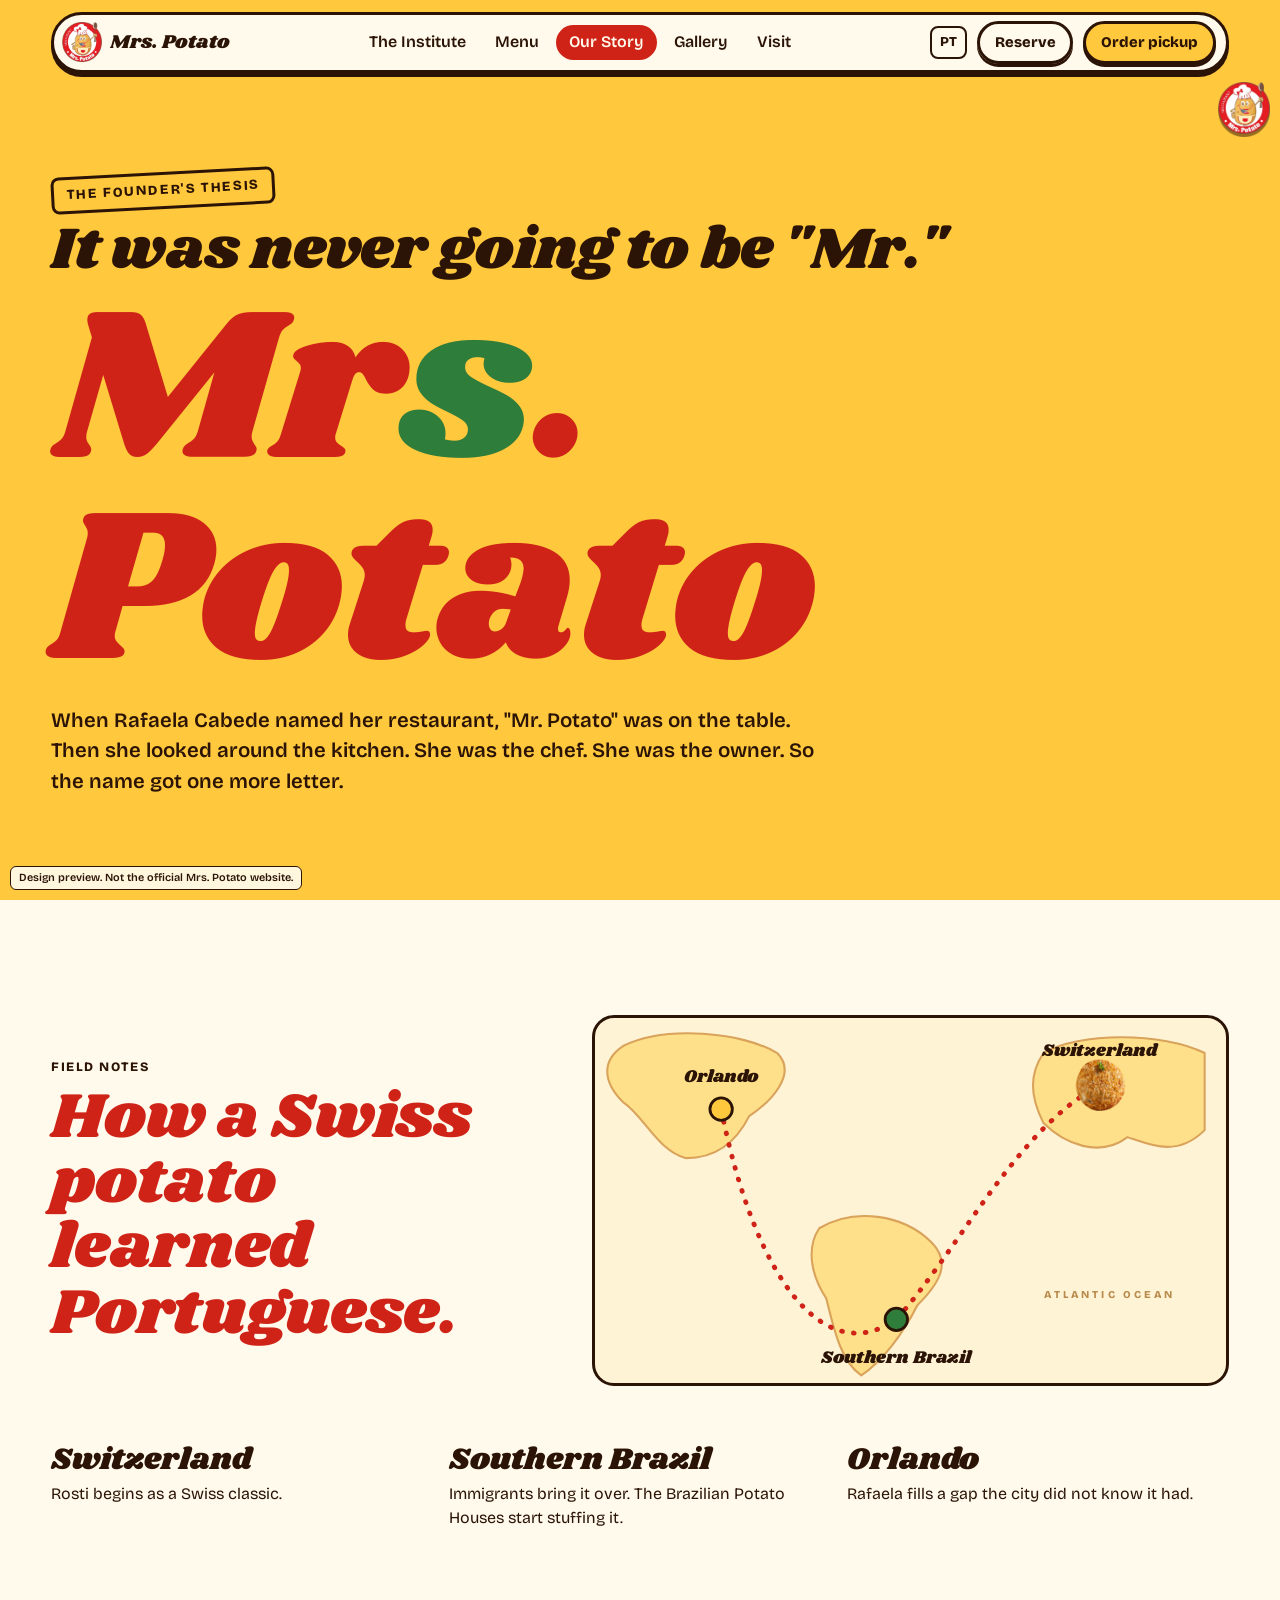
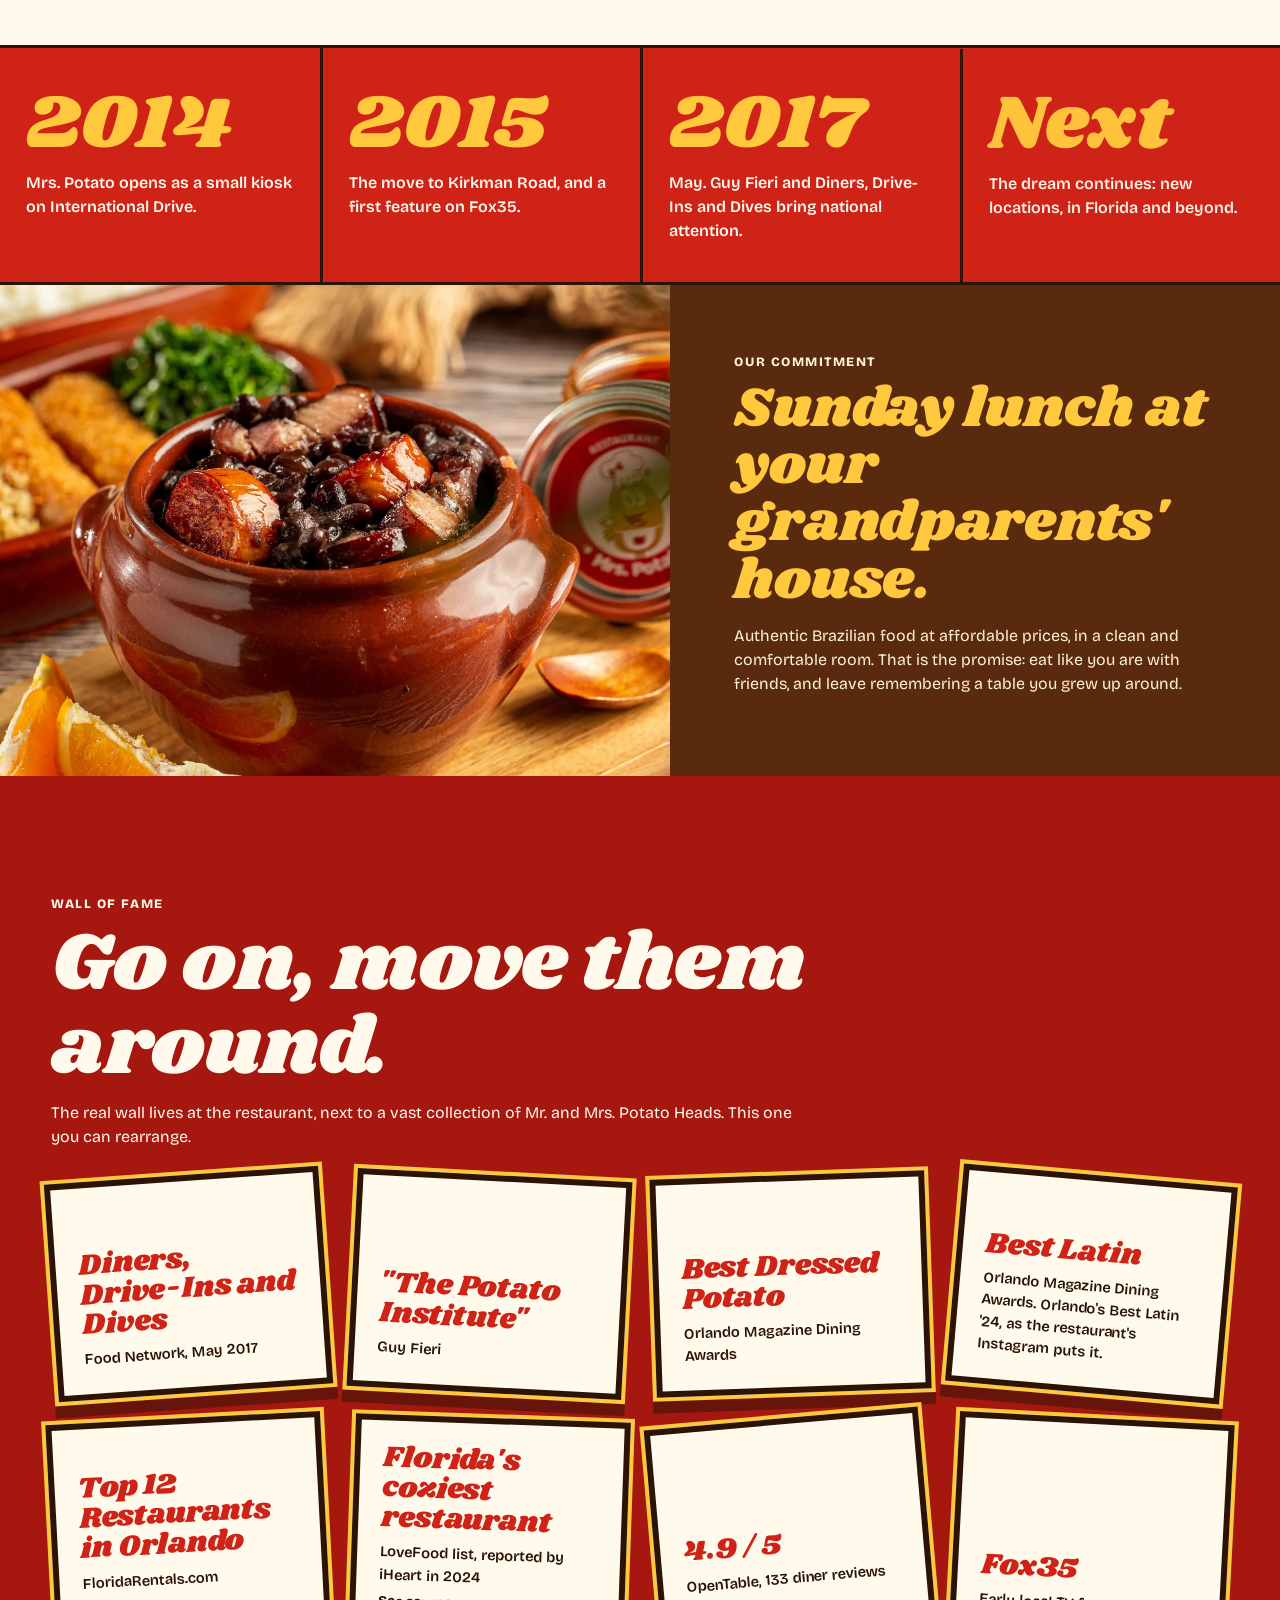
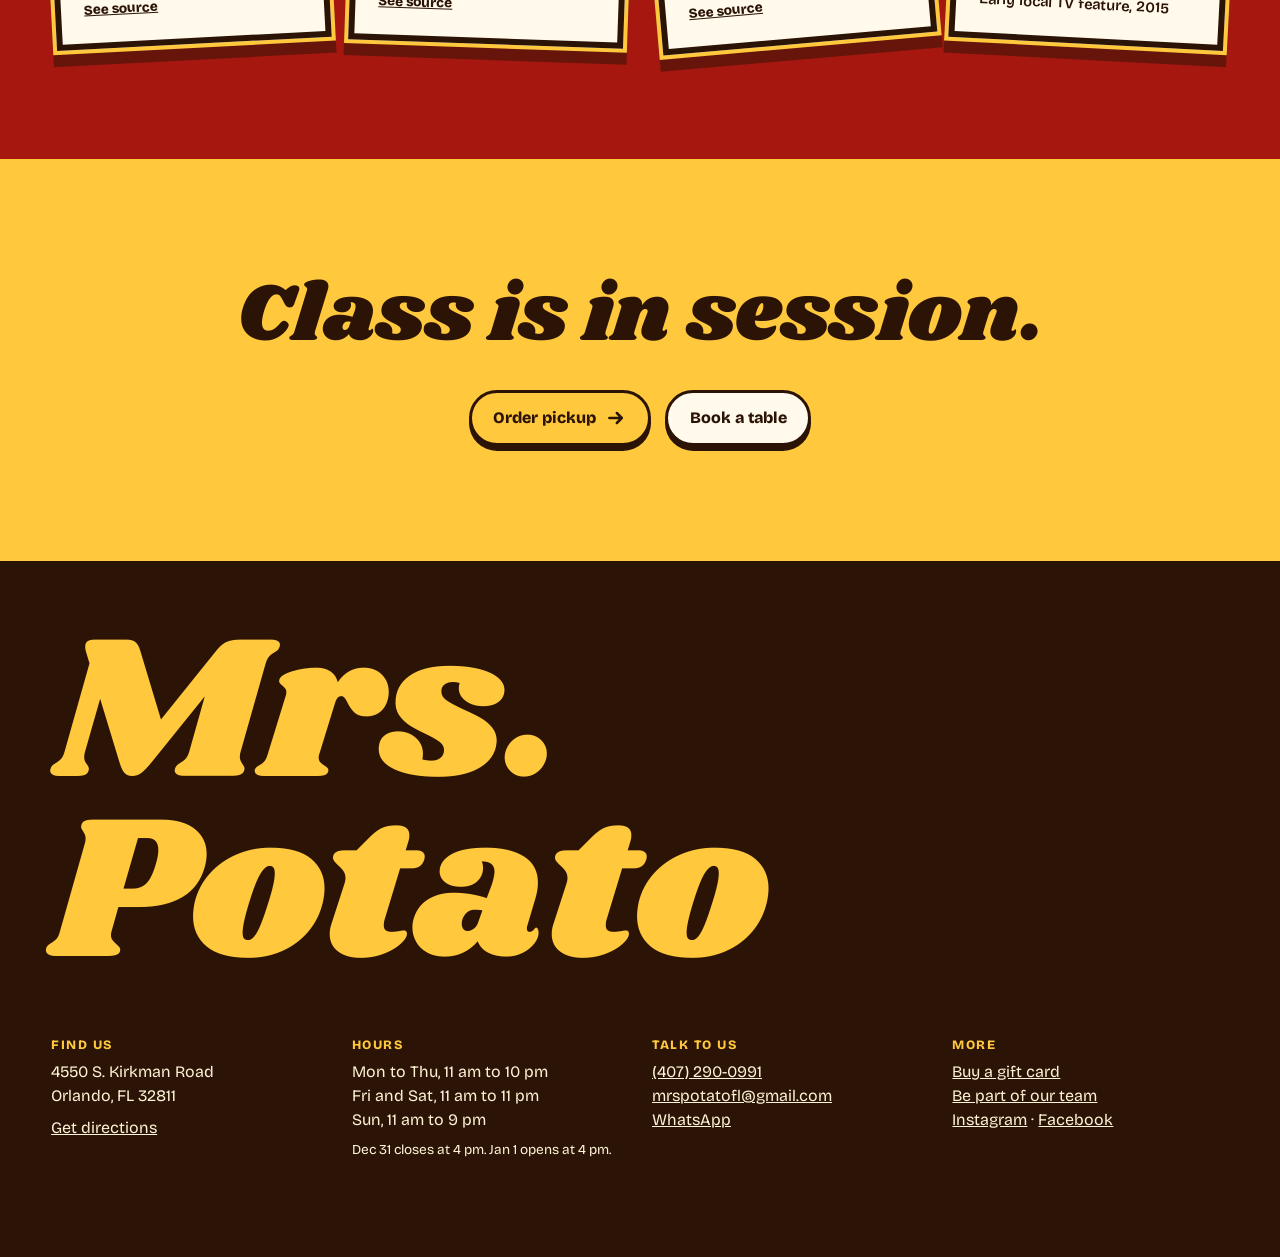
<file: story.html>
<!doctype html>
<html lang="en">
<head>
<meta charset="utf-8">
<meta name="viewport" content="width=device-width, initial-scale=1, viewport-fit=cover">
<meta name="robots" content="noindex">
<title>Our Story | Mrs. Potato Orlando</title>
<meta name="description" content="How Rafaela Cabede turned a kiosk on International Drive into The Potato Institute.">
<meta name="theme-color" content="#CF2318">
<link rel="icon" href="img/favicon.png">
<link rel="alternate" hreflang="en" href="story.html">
<link rel="alternate" hreflang="pt-BR" href="pt/story.html">
<link rel="preload" href="fonts/shrikhand-latin.woff2" as="font" type="font/woff2" crossorigin>
<link rel="stylesheet" href="styles.css">
<script type="application/ld+json">{"@context":"https://schema.org","@type":"Restaurant","name":"Mrs. Potato Restaurant","servesCuisine":["Brazilian","Comfort Food"],"telephone":"+14072900991","email":"mrspotatofl@gmail.com","priceRange":"$$","acceptsReservations":true,"hasMenu":"https://mrspotato.hrpos.heartland.us/menu","address":{"@type":"PostalAddress","streetAddress":"4550 S. Kirkman Road","addressLocality":"Orlando","addressRegion":"FL","postalCode":"32811","addressCountry":"US"},"openingHoursSpecification":[{"@type":"OpeningHoursSpecification","dayOfWeek":["Monday","Tuesday","Wednesday","Thursday"],"opens":"11:00","closes":"22:00"},{"@type":"OpeningHoursSpecification","dayOfWeek":["Friday","Saturday"],"opens":"11:00","closes":"23:00"},{"@type":"OpeningHoursSpecification","dayOfWeek":"Sunday","opens":"11:00","closes":"21:00"}],"sameAs":["https://www.instagram.com/mrspotatoorlando/","https://www.facebook.com/mrspotatoorlando"]}</script>
</head>
<body data-page="story" data-lang="en" data-base="">
<a class="skip" href="#main">Skip to content</a>
<svg width="0" height="0" class="sprite" aria-hidden="true"><defs>
  <symbol id="c-bacon" viewBox="0 0 80 40"><path d="M4 12c12-10 20 8 34 0s22-8 38 2l-2 16c-14-8-24-8-36 0S14 22 4 30z" fill="#B5361C" stroke="#4A1E08" stroke-width="3"/><path d="M8 20c10-6 20 6 32 0s20-6 32 2" fill="none" stroke="#F6C9A0" stroke-width="4"/></symbol>
  <symbol id="c-cheese" viewBox="0 0 60 60"><path d="M6 22 34 6l20 18v26H6z" fill="#FFC83D" stroke="#4A1E08" stroke-width="3" stroke-linejoin="round"/><path d="M6 22h48" stroke="#4A1E08" stroke-width="3"/><circle cx="22" cy="36" r="5" fill="#E8A21E"/><circle cx="40" cy="42" r="3.5" fill="#E8A21E"/></symbol>
  <symbol id="c-onion" viewBox="0 0 60 60"><circle cx="30" cy="30" r="25" fill="none" stroke="#8B2A6B" stroke-width="7"/><circle cx="30" cy="30" r="14" fill="none" stroke="#C569A6" stroke-width="5"/></symbol>
  <symbol id="c-scallion" viewBox="0 0 60 60"><circle cx="30" cy="30" r="21" fill="#DDF0B8" stroke="#2F7D3B" stroke-width="8"/><circle cx="30" cy="30" r="8" fill="none" stroke="#2F7D3B" stroke-width="4"/></symbol>
  <symbol id="c-chicken" viewBox="0 0 80 50"><path d="M6 30c8-22 22-8 32-16s26-10 36 4c-6 18-20 8-30 18s-30 12-38-6z" fill="#F4D9A8" stroke="#4A1E08" stroke-width="3"/><path d="M18 30c8-6 14-2 22-8M38 34c8-6 14-4 22-12" fill="none" stroke="#C99A58" stroke-width="3"/></symbol>
  <symbol id="c-beef" viewBox="0 0 80 50"><path d="M6 26C12 8 30 12 42 8s26 2 32 14c-4 18-24 12-36 18S10 42 6 26z" fill="#6F2F16" stroke="#32140A" stroke-width="3"/><path d="M18 24c10-6 18 0 26-6M34 34c10-6 18-2 26-10" fill="none" stroke="#A85A34" stroke-width="3"/></symbol>
  <symbol id="c-shrimp" viewBox="0 0 70 60"><path d="M58 14C40 0 12 8 8 30c-2 14 10 26 24 24l2-10c-8 2-14-4-14-12 2-14 18-18 30-10z" fill="#F58A5E" stroke="#6B2A10" stroke-width="3" stroke-linejoin="round"/><path d="M22 16l6 12M36 10l2 12M12 34l12-2" stroke="#FFD2B8" stroke-width="3"/></symbol>
  <symbol id="c-broccoli" viewBox="0 0 60 60"><rect x="24" y="34" width="12" height="22" rx="4" fill="#A8C96A" stroke="#2C5A1E" stroke-width="3"/><circle cx="18" cy="26" r="13" fill="#3D8F3F" stroke="#2C5A1E" stroke-width="3"/><circle cx="42" cy="26" r="13" fill="#3D8F3F" stroke="#2C5A1E" stroke-width="3"/><circle cx="30" cy="16" r="13" fill="#4CA64D" stroke="#2C5A1E" stroke-width="3"/></symbol>
  <symbol id="c-sausage" viewBox="0 0 60 60"><circle cx="30" cy="30" r="24" fill="#B8421F" stroke="#4A1E08" stroke-width="3"/><circle cx="22" cy="24" r="4" fill="#F0B090"/><circle cx="38" cy="22" r="3" fill="#F0B090"/><circle cx="34" cy="38" r="5" fill="#F0B090"/><circle cx="20" cy="38" r="3" fill="#7E2A10"/></symbol>
  <symbol id="c-pepper" viewBox="0 0 70 40"><path d="M6 24C14 6 34 10 62 8c4 10 0 18-8 20-16 2-30 8-42 4-4-1-6-4-6-8z" fill="#3D9B45" stroke="#1F5526" stroke-width="3"/></symbol>
  <symbol id="c-mushroom" viewBox="0 0 60 60"><path d="M6 28C8 8 52 8 54 28c0 4-48 4-48 0z" fill="#C9A27A" stroke="#4A2A10" stroke-width="3"/><path d="M22 32h16l3 18c-6 6-16 6-22 0z" fill="#F3E4CC" stroke="#4A2A10" stroke-width="3"/></symbol>
  <symbol id="c-cream" viewBox="0 0 70 60"><path d="M10 40c-8-8 0-20 10-18 2-12 20-16 28-6 12-2 18 12 12 20 4 12-10 18-18 12-10 8-30 4-32-8z" fill="#FFFAEC" stroke="#8A6A3C" stroke-width="3"/></symbol>
  <symbol id="i-arrow" viewBox="0 0 24 24"><path d="M4 12h15M13 6l6 6-6 6" fill="none" stroke="currentColor" stroke-width="3" stroke-linecap="round" stroke-linejoin="round"/></symbol>
</defs></svg>
<header class="top" id="top">
  <a class="brand" href="./index.html" aria-label="Mrs. Potato">
    <img src="img/logo-s.webp" width="56" height="56" alt="">
    <span>Mrs. Potato</span>
  </a>
  <nav class="nav" aria-label="Main">
    <a href="index.html">The Institute</a><a href="menu.html">Menu</a><a href="story.html" aria-current="page">Our Story</a><a href="gallery.html">Gallery</a><a href="visit.html">Visit</a>
  </nav>
  <div class="top-act">
    <a class="lang" href="pt/story.html" hreflang="pt-BR" aria-label="Ver em português">PT</a>
    <a class="btn sm ghost" href="visit.html#reserve">Reserve</a>
    <a class="btn sm" href="https://mrspotato.hrpos.heartland.us/menu" target="_blank" rel="noopener">Order pickup</a>
    <button class="burger" aria-label="Open menu" aria-expanded="false" aria-controls="drawer"><i></i><i></i></button>
  </div>
</header>
<div class="drawer" id="drawer" hidden>
  <a href="index.html">The Institute</a><a href="menu.html">Menu</a><a href="story.html">Our Story</a><a href="gallery.html">Gallery</a><a href="visit.html">Visit</a>
</div>
<div class="roller" aria-hidden="true"><img src="img/logo-s.webp" alt="" width="52" height="52"></div>
<main id="main">

<section class="s-hero">
  <div class="s-hero-t">
    <span class="stamp ">The founder's thesis</span>
    <h1>It was never going to be "Mr."</h1>
  </div>
  <div class="mr" aria-label="Mrs. Potato"><span class="mr-a" aria-hidden="true">Mr<i class="mr-s">s</i>.</span><span class="mr-b" aria-hidden="true">Potato</span><span class="mr-strike" aria-hidden="true"></span></div>
  <p class="s-lede">When Rafaela Cabede named her restaurant, "Mr. Potato" was on the table. Then she looked around the kitchen. She was the chef. She was the owner. So the name got one more letter.</p>
</section>
<section class="route" id="route">
  <div class="route-in">
    <div class="route-t"><span class="code">Field notes</span><h2>How a Swiss potato learned Portuguese.</h2></div>
    <svg class="route-map" viewBox="0 0 900 520" role="img" aria-label="A dotted route from Switzerland to southern Brazil and on to Orlando">
      <g fill="#FFE08A" stroke="#D9A35B" stroke-width="3"><path d="M40 40c60-30 170-20 220 10 30 30-10 70-40 90-20 40-50 60-90 60-40-10-60-60-90-80-30-30-30-60 0-80z"/><path d="M320 300c50-30 120-20 160 20 30 30 10 60-20 90-20 40-50 80-80 100-30-20-40-70-50-110-20-30-30-70-10-100z"/><path d="M640 50c50-30 170-30 230 0v110c-40 40-80 20-110 10-40 30-90 10-120-20-20-40-20-70 0-100z"/></g>
      <path id="routePath" d="M720 96C600 160 520 330 430 430 330 500 230 380 180 130" fill="none" stroke="#CF2318" stroke-width="7" stroke-linecap="round" stroke-dasharray="1 16"/>
      <g class="pin" transform="translate(720 96)"><circle r="16" fill="#CF2318" stroke="#2B1406" stroke-width="4"/></g>
      <g class="pin" transform="translate(430 430)"><circle r="16" fill="#2F7D3B" stroke="#2B1406" stroke-width="4"/></g>
      <g class="pin" transform="translate(180 130)"><circle r="16" fill="#FFC83D" stroke="#2B1406" stroke-width="4"/></g>
      <g class="route-lbl"><text x="720" y="54" text-anchor="middle">Switzerland</text><text x="430" y="492" text-anchor="middle">Southern Brazil</text><text x="180" y="92" text-anchor="middle">Orlando</text><text class="sea" x="735" y="400" text-anchor="middle">Atlantic Ocean</text></g>
      <image class="route-rosti" href="img/cut-rosti-plain.webp" width="86" height="86" x="-43" y="-43"/>
    </svg>
    <ol class="route-steps">
      <li><b>Switzerland</b>Rosti begins as a Swiss classic.</li>
      <li><b>Southern Brazil</b>Immigrants bring it over. The Brazilian Potato Houses start stuffing it.</li>
      <li><b>Orlando</b>Rafaela fills a gap the city did not know it had.</li>
    </ol>
  </div>
</section>
<section class="years">
  <div class="yr"><b>2014</b><p>Mrs. Potato opens as a small kiosk on International Drive.</p></div>
  <div class="yr"><b>2015</b><p>The move to Kirkman Road, and a first feature on Fox35.</p></div>
  <div class="yr"><b>2017</b><p>May. Guy Fieri and Diners, Drive-Ins and Dives bring national attention.</p></div>
  <div class="yr"><b>Next</b><p>The dream continues: new locations, in Florida and beyond.</p></div>
</section>
<section class="sunday">
  <img loading="lazy" src="img/feijoada.webp" alt="Brazilian feijoada served in a clay pot">
  <div><span class="code">Our commitment</span><h2>Sunday lunch at your grandparents' house.</h2><p>Authentic Brazilian food at affordable prices, in a clean and comfortable room. That is the promise: eat like you are with friends, and leave remembering a table you grew up around.</p></div>
</section>
<section class="wall" id="wall">
  <div class="wall-h"><span class="code">Wall of Fame</span><h2>Go on, move them around.</h2><p>The real wall lives at the restaurant, next to a vast collection of Mr. and Mrs. Potato Heads. This one you can rearrange.</p></div>
  <div class="wall-board" id="board">
    <article class="frame f-tv" style="--r:-4deg">
      <h3>Diners, Drive-Ins and Dives</h3><p>Food Network, May 2017</p>
    </article><article class="frame f-quote" style="--r:3deg">
      <h3>"The Potato Institute"</h3><p>Guy Fieri</p>
    </article><article class="frame f-award" style="--r:-2deg">
      <h3>Best Dressed Potato</h3><p>Orlando Magazine Dining Awards</p>
    </article><article class="frame f-award2" style="--r:5deg">
      <h3>Best Latin</h3><p>Orlando Magazine Dining Awards. Orlando's Best Latin '24, as the restaurant's Instagram puts it.</p>
    </article><article class="frame f-list" style="--r:-3deg">
      <h3>Top 12 Restaurants in Orlando</h3><p>FloridaRentals.com</p><a href="https://www.floridarentals.com/blog/the-12-best-restaurants-in-orlando/" target="_blank" rel="noopener">See source</a>
    </article><article class="frame f-cozy" style="--r:2deg">
      <h3>Florida's coziest restaurant</h3><p>LoveFood list, reported by iHeart in 2024</p><a href="https://www.iheart.com/content/2024-03-18-brazilian-eatery-named-the-coziest-restaurant-in-florida" target="_blank" rel="noopener">See source</a>
    </article><article class="frame f-rate" style="--r:-5deg">
      <h3>4.9 / 5</h3><p>OpenTable, 133 diner reviews</p><a href="https://www.opentable.com/r/mrs-potato-restaurant-orlando" target="_blank" rel="noopener">See source</a>
    </article><article class="frame f-fox" style="--r:3deg">
      <h3>Fox35</h3><p>Early local TV feature, 2015</p>
    </article>
  </div>
</section>
<section class="s-end">
  <h2>Class is in session.</h2>
  <div class="cta "><a class="btn" href="https://mrspotato.hrpos.heartland.us/menu" target="_blank" rel="noopener">Order pickup<svg width="20" height="20"><use href="#i-arrow"/></svg></a><a class="btn alt" href="visit.html#reserve">Book a table</a></div>
</section>
</main>
<footer class="foot">
  <div class="foot-big">Mrs.<br>Potato</div>
  <div class="foot-grid">
    <div><h3>Find us</h3><p>4550 S. Kirkman Road<br>Orlando, FL 32811</p><p><a href="https://www.google.com/maps/search/?api=1&query=Mrs.+Potato+Restaurant+4550+S+Kirkman+Rd+Orlando+FL" target="_blank" rel="noopener">Get directions</a></p></div>
    <div><h3>Hours</h3><p>Mon to Thu, 11 am to 10 pm<br>Fri and Sat, 11 am to 11 pm<br>Sun, 11 am to 9 pm</p><p class="small">Dec 31 closes at 4 pm. Jan 1 opens at 4 pm.</p></div>
    <div><h3>Talk to us</h3><p><a href="tel:+14072900991">(407) 290-0991</a><br><a href="mailto:mrspotatofl@gmail.com">mrspotatofl@gmail.com</a><br><a href="https://wa.me/14072900991" target="_blank" rel="noopener">WhatsApp</a></p></div>
    <div><h3>More</h3><p><a href="https://squareup.com/gift/0Y94Y22VKC44X/order" target="_blank" rel="noopener">Buy a gift card</a><br><a href="https://docs.google.com/forms/d/e/1FAIpQLSfKvar0xJ7GNBSVmNFi2Af9ASPOJ3mbZv-0FVvFWEEGnhocbg/viewform" target="_blank" rel="noopener">Be part of our team</a><br><a href="https://www.instagram.com/mrspotatoorlando/" target="_blank" rel="noopener">Instagram</a> · <a href="https://www.facebook.com/mrspotatoorlando" target="_blank" rel="noopener">Facebook</a></p></div>
  </div>
</footer>
<nav class="dock" aria-label="Quick actions">
  <a href="https://mrspotato.hrpos.heartland.us/menu" target="_blank" rel="noopener" class="d1">Order</a>
  <a href="visit.html#reserve" class="d2">Reserve</a>
  <a href="tel:+14072900991" class="d3">Call</a>
</nav>
<p class="preview-tag">Design preview. Not the official Mrs. Potato website.</p>

<script src="vendor/gsap.min.js"></script>
<script src="vendor/ScrollTrigger.min.js"></script>
<script src="vendor/lenis.min.js"></script>
<script src="app.js"></script>
</body>
</html>
</file>
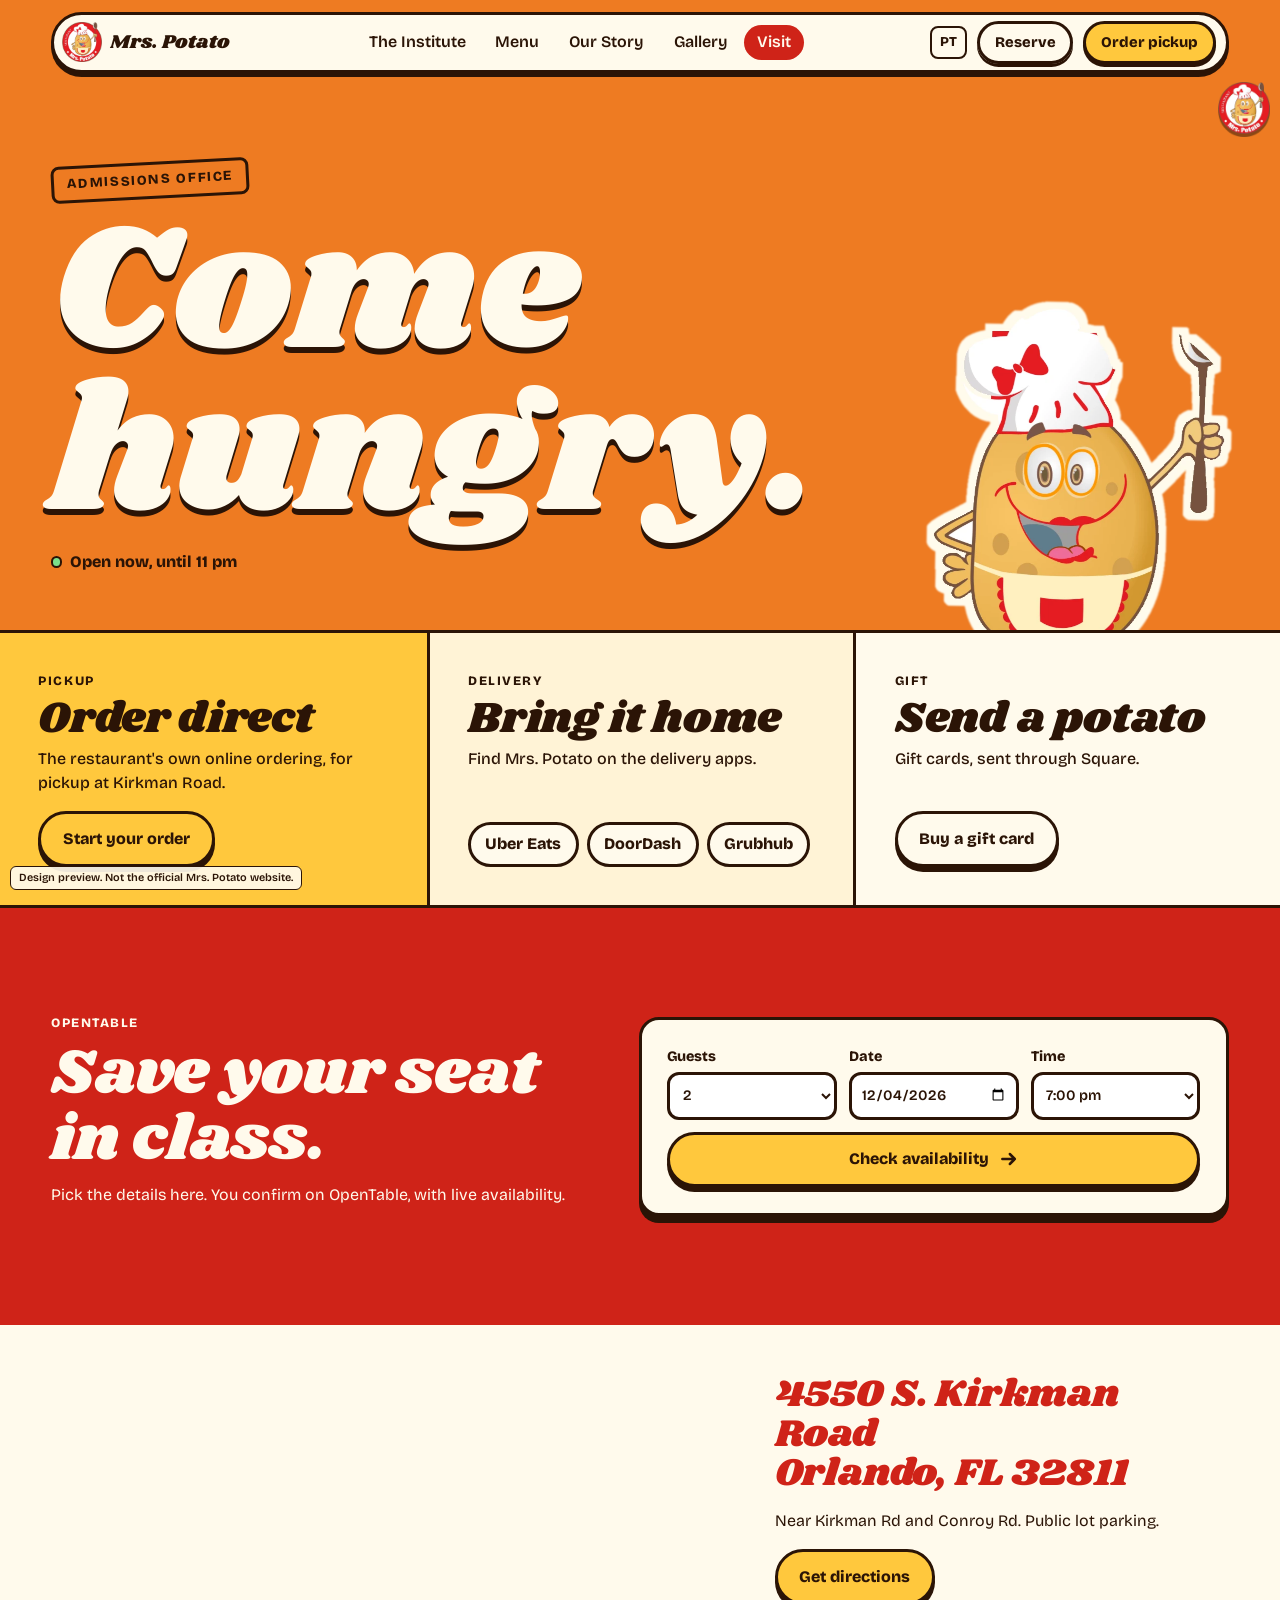
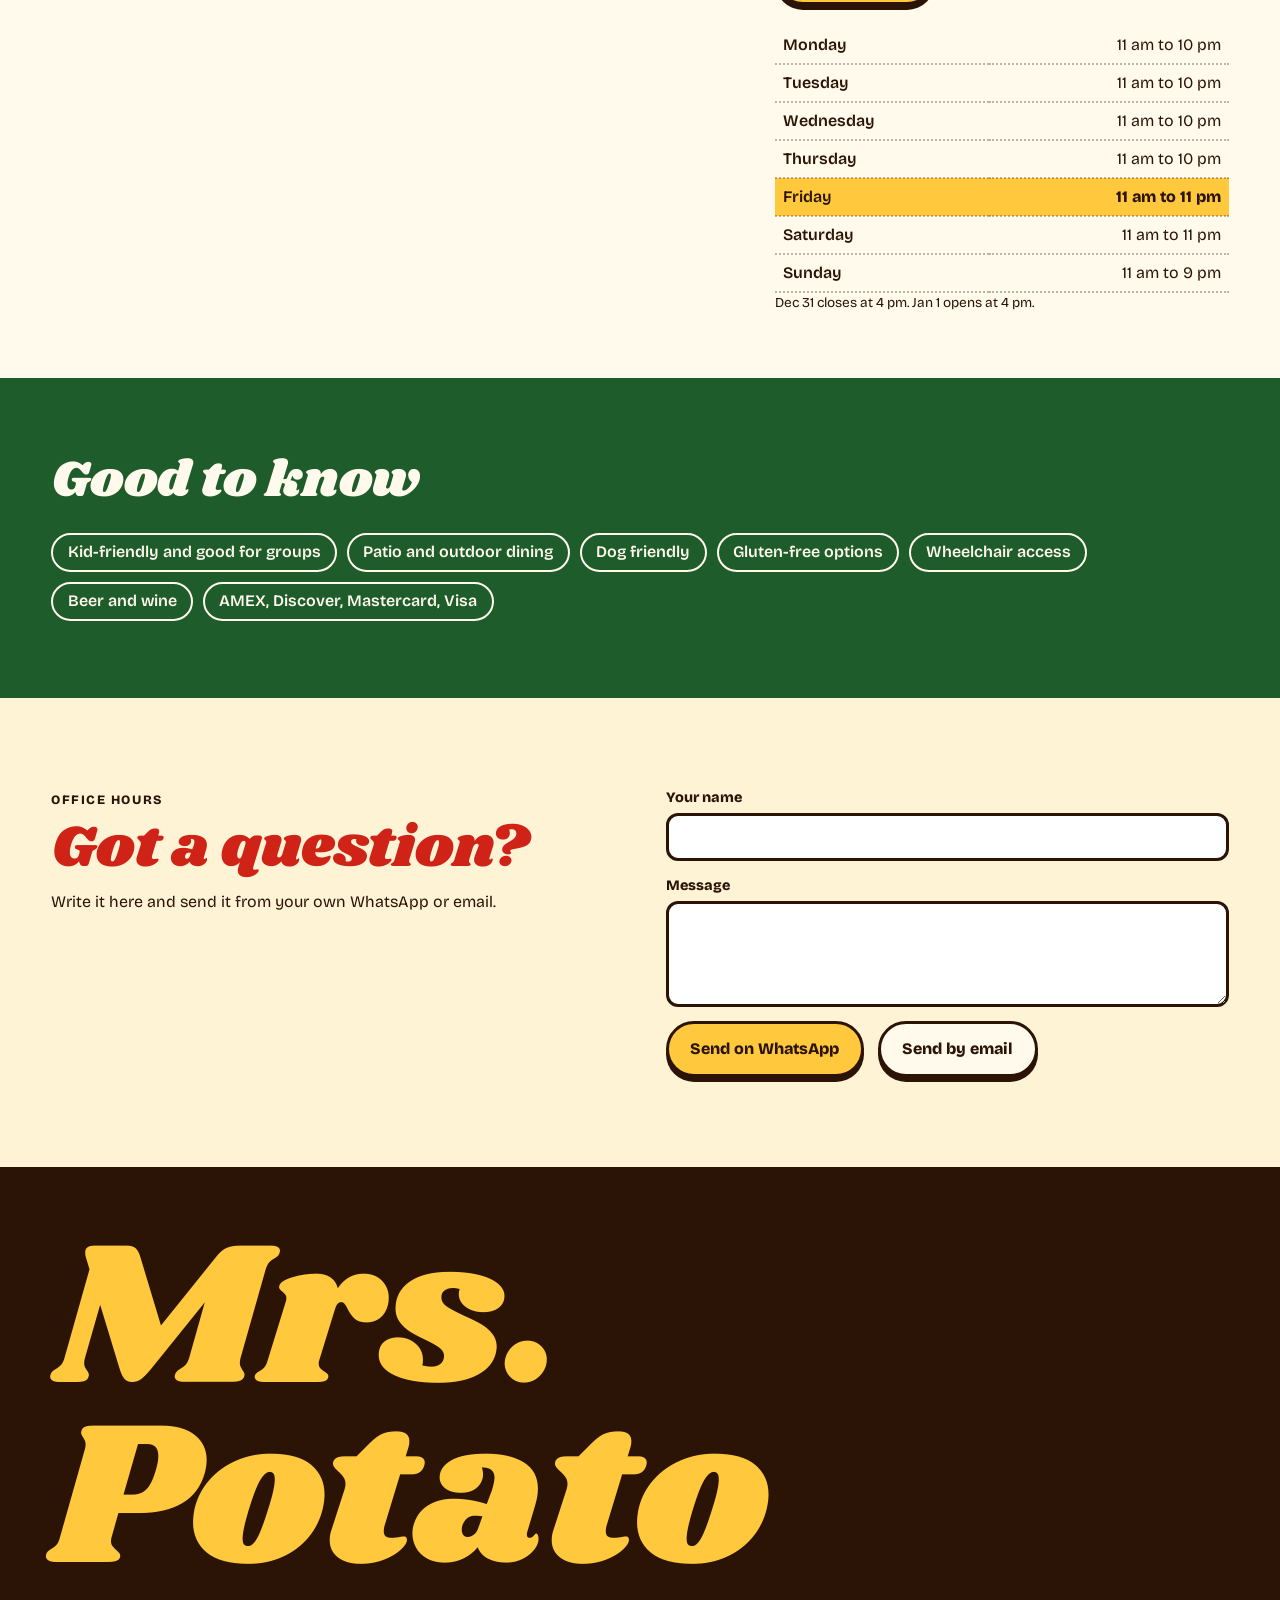
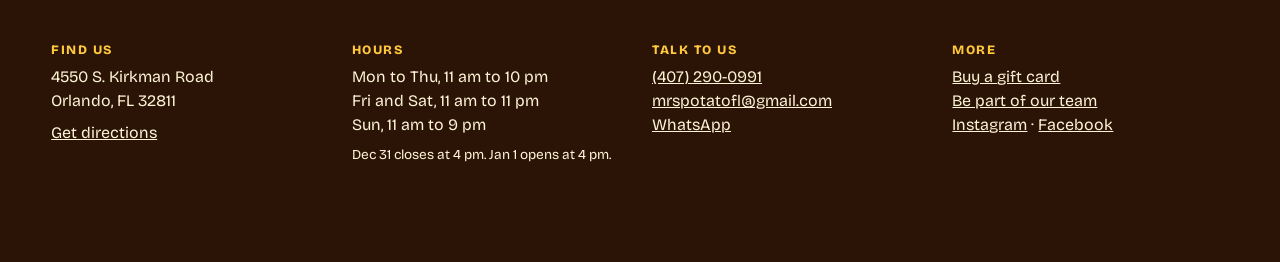
<file: visit.html>
<!doctype html>
<html lang="en">
<head>
<meta charset="utf-8">
<meta name="viewport" content="width=device-width, initial-scale=1, viewport-fit=cover">
<meta name="robots" content="noindex">
<title>Visit | Mrs. Potato Orlando</title>
<meta name="description" content="Order pickup, book a table, get delivery or find your way to Mrs. Potato on S. Kirkman Road, Orlando.">
<meta name="theme-color" content="#CF2318">
<link rel="icon" href="img/favicon.png">
<link rel="alternate" hreflang="en" href="visit.html">
<link rel="alternate" hreflang="pt-BR" href="pt/visit.html">
<link rel="preload" href="fonts/shrikhand-latin.woff2" as="font" type="font/woff2" crossorigin>
<link rel="stylesheet" href="styles.css">
<script type="application/ld+json">{"@context":"https://schema.org","@type":"Restaurant","name":"Mrs. Potato Restaurant","servesCuisine":["Brazilian","Comfort Food"],"telephone":"+14072900991","email":"mrspotatofl@gmail.com","priceRange":"$$","acceptsReservations":true,"hasMenu":"https://mrspotato.hrpos.heartland.us/menu","address":{"@type":"PostalAddress","streetAddress":"4550 S. Kirkman Road","addressLocality":"Orlando","addressRegion":"FL","postalCode":"32811","addressCountry":"US"},"openingHoursSpecification":[{"@type":"OpeningHoursSpecification","dayOfWeek":["Monday","Tuesday","Wednesday","Thursday"],"opens":"11:00","closes":"22:00"},{"@type":"OpeningHoursSpecification","dayOfWeek":["Friday","Saturday"],"opens":"11:00","closes":"23:00"},{"@type":"OpeningHoursSpecification","dayOfWeek":"Sunday","opens":"11:00","closes":"21:00"}],"sameAs":["https://www.instagram.com/mrspotatoorlando/","https://www.facebook.com/mrspotatoorlando"]}</script>
</head>
<body data-page="visit" data-lang="en" data-base="">
<a class="skip" href="#main">Skip to content</a>
<svg width="0" height="0" class="sprite" aria-hidden="true"><defs>
  <symbol id="c-bacon" viewBox="0 0 80 40"><path d="M4 12c12-10 20 8 34 0s22-8 38 2l-2 16c-14-8-24-8-36 0S14 22 4 30z" fill="#B5361C" stroke="#4A1E08" stroke-width="3"/><path d="M8 20c10-6 20 6 32 0s20-6 32 2" fill="none" stroke="#F6C9A0" stroke-width="4"/></symbol>
  <symbol id="c-cheese" viewBox="0 0 60 60"><path d="M6 22 34 6l20 18v26H6z" fill="#FFC83D" stroke="#4A1E08" stroke-width="3" stroke-linejoin="round"/><path d="M6 22h48" stroke="#4A1E08" stroke-width="3"/><circle cx="22" cy="36" r="5" fill="#E8A21E"/><circle cx="40" cy="42" r="3.5" fill="#E8A21E"/></symbol>
  <symbol id="c-onion" viewBox="0 0 60 60"><circle cx="30" cy="30" r="25" fill="none" stroke="#8B2A6B" stroke-width="7"/><circle cx="30" cy="30" r="14" fill="none" stroke="#C569A6" stroke-width="5"/></symbol>
  <symbol id="c-scallion" viewBox="0 0 60 60"><circle cx="30" cy="30" r="21" fill="#DDF0B8" stroke="#2F7D3B" stroke-width="8"/><circle cx="30" cy="30" r="8" fill="none" stroke="#2F7D3B" stroke-width="4"/></symbol>
  <symbol id="c-chicken" viewBox="0 0 80 50"><path d="M6 30c8-22 22-8 32-16s26-10 36 4c-6 18-20 8-30 18s-30 12-38-6z" fill="#F4D9A8" stroke="#4A1E08" stroke-width="3"/><path d="M18 30c8-6 14-2 22-8M38 34c8-6 14-4 22-12" fill="none" stroke="#C99A58" stroke-width="3"/></symbol>
  <symbol id="c-beef" viewBox="0 0 80 50"><path d="M6 26C12 8 30 12 42 8s26 2 32 14c-4 18-24 12-36 18S10 42 6 26z" fill="#6F2F16" stroke="#32140A" stroke-width="3"/><path d="M18 24c10-6 18 0 26-6M34 34c10-6 18-2 26-10" fill="none" stroke="#A85A34" stroke-width="3"/></symbol>
  <symbol id="c-shrimp" viewBox="0 0 70 60"><path d="M58 14C40 0 12 8 8 30c-2 14 10 26 24 24l2-10c-8 2-14-4-14-12 2-14 18-18 30-10z" fill="#F58A5E" stroke="#6B2A10" stroke-width="3" stroke-linejoin="round"/><path d="M22 16l6 12M36 10l2 12M12 34l12-2" stroke="#FFD2B8" stroke-width="3"/></symbol>
  <symbol id="c-broccoli" viewBox="0 0 60 60"><rect x="24" y="34" width="12" height="22" rx="4" fill="#A8C96A" stroke="#2C5A1E" stroke-width="3"/><circle cx="18" cy="26" r="13" fill="#3D8F3F" stroke="#2C5A1E" stroke-width="3"/><circle cx="42" cy="26" r="13" fill="#3D8F3F" stroke="#2C5A1E" stroke-width="3"/><circle cx="30" cy="16" r="13" fill="#4CA64D" stroke="#2C5A1E" stroke-width="3"/></symbol>
  <symbol id="c-sausage" viewBox="0 0 60 60"><circle cx="30" cy="30" r="24" fill="#B8421F" stroke="#4A1E08" stroke-width="3"/><circle cx="22" cy="24" r="4" fill="#F0B090"/><circle cx="38" cy="22" r="3" fill="#F0B090"/><circle cx="34" cy="38" r="5" fill="#F0B090"/><circle cx="20" cy="38" r="3" fill="#7E2A10"/></symbol>
  <symbol id="c-pepper" viewBox="0 0 70 40"><path d="M6 24C14 6 34 10 62 8c4 10 0 18-8 20-16 2-30 8-42 4-4-1-6-4-6-8z" fill="#3D9B45" stroke="#1F5526" stroke-width="3"/></symbol>
  <symbol id="c-mushroom" viewBox="0 0 60 60"><path d="M6 28C8 8 52 8 54 28c0 4-48 4-48 0z" fill="#C9A27A" stroke="#4A2A10" stroke-width="3"/><path d="M22 32h16l3 18c-6 6-16 6-22 0z" fill="#F3E4CC" stroke="#4A2A10" stroke-width="3"/></symbol>
  <symbol id="c-cream" viewBox="0 0 70 60"><path d="M10 40c-8-8 0-20 10-18 2-12 20-16 28-6 12-2 18 12 12 20 4 12-10 18-18 12-10 8-30 4-32-8z" fill="#FFFAEC" stroke="#8A6A3C" stroke-width="3"/></symbol>
  <symbol id="i-arrow" viewBox="0 0 24 24"><path d="M4 12h15M13 6l6 6-6 6" fill="none" stroke="currentColor" stroke-width="3" stroke-linecap="round" stroke-linejoin="round"/></symbol>
</defs></svg>
<header class="top" id="top">
  <a class="brand" href="./index.html" aria-label="Mrs. Potato">
    <img src="img/logo-s.webp" width="56" height="56" alt="">
    <span>Mrs. Potato</span>
  </a>
  <nav class="nav" aria-label="Main">
    <a href="index.html">The Institute</a><a href="menu.html">Menu</a><a href="story.html">Our Story</a><a href="gallery.html">Gallery</a><a href="visit.html" aria-current="page">Visit</a>
  </nav>
  <div class="top-act">
    <a class="lang" href="pt/visit.html" hreflang="pt-BR" aria-label="Ver em português">PT</a>
    <a class="btn sm ghost" href="visit.html#reserve">Reserve</a>
    <a class="btn sm" href="https://mrspotato.hrpos.heartland.us/menu" target="_blank" rel="noopener">Order pickup</a>
    <button class="burger" aria-label="Open menu" aria-expanded="false" aria-controls="drawer"><i></i><i></i></button>
  </div>
</header>
<div class="drawer" id="drawer" hidden>
  <a href="index.html">The Institute</a><a href="menu.html">Menu</a><a href="story.html">Our Story</a><a href="gallery.html">Gallery</a><a href="visit.html">Visit</a>
</div>
<div class="roller" aria-hidden="true"><img src="img/logo-s.webp" alt="" width="52" height="52"></div>
<main id="main">

<section class="v-hero">
  <div class="v-hero-t">
    <span class="stamp ">Admissions office</span>
    <h1>Come<br>hungry.</h1>
    <p class="live" data-live></p>
  </div>
  <img class="v-mascot" src="img/mascot.webp" alt="Mrs. Potato mascot" width="360" height="438">
</section>
<section class="v-ways">
  <article class="way w1"><span class="code">Pickup</span><h2>Order direct</h2><p>The restaurant's own online ordering, for pickup at Kirkman Road.</p><a class="btn" href="https://mrspotato.hrpos.heartland.us/menu" target="_blank" rel="noopener">Start your order</a></article>
  <article class="way w2"><span class="code">Delivery</span><h2>Bring it home</h2><p>Find Mrs. Potato on the delivery apps.</p><div class="apps"><a href="https://www.ubereats.com/store/mrs-potato/cdw8VAPrQ-Kk23IYymDl3Q" target="_blank" rel="noopener">Uber Eats</a><a href="https://www.doordash.com/search/store/mrs%20potato/" target="_blank" rel="noopener">DoorDash</a><a href="https://www.grubhub.com/restaurant/mrs-potato-4550-s-kirkman-rd-orlando/414754" target="_blank" rel="noopener">Grubhub</a></div></article>
  <article class="way w3"><span class="code">Gift</span><h2>Send a potato</h2><p>Gift cards, sent through Square.</p><a class="btn alt" href="https://squareup.com/gift/0Y94Y22VKC44X/order" target="_blank" rel="noopener">Buy a gift card</a></article>
</section>
<section class="res" id="reserve">
  <div class="res-t"><span class="code">OpenTable</span><h2>Save your seat in class.</h2><p>Pick the details here. You confirm on OpenTable, with live availability.</p></div>
  <form class="res-f" id="resform">
    <label>Guests<select name="covers"><option value="1">1</option><option value="2" selected>2</option><option value="3">3</option><option value="4">4</option><option value="5">5</option><option value="6">6</option><option value="7">7</option><option value="8">8</option><option value="9">9</option><option value="10">10</option><option value="11">11</option><option value="12">12</option><option value="13">13</option><option value="14">14</option><option value="15">15</option><option value="16">16</option><option value="17">17</option><option value="18">18</option><option value="19">19</option><option value="20">20</option></select></label>
    <label>Date<input type="date" name="date" required></label>
    <label>Time<select name="time"><option value="11:00">11:00 am</option><option value="11:30">11:30 am</option><option value="12:00">12:00 pm</option><option value="12:30">12:30 pm</option><option value="13:00">1:00 pm</option><option value="13:30">1:30 pm</option><option value="14:00">2:00 pm</option><option value="14:30">2:30 pm</option><option value="15:00">3:00 pm</option><option value="15:30">3:30 pm</option><option value="16:00">4:00 pm</option><option value="16:30">4:30 pm</option><option value="17:00">5:00 pm</option><option value="17:30">5:30 pm</option><option value="18:00">6:00 pm</option><option value="18:30">6:30 pm</option><option value="19:00" selected>7:00 pm</option><option value="19:30">7:30 pm</option><option value="20:00">8:00 pm</option><option value="20:30">8:30 pm</option><option value="21:00">9:00 pm</option><option value="21:30">9:30 pm</option></select></label>
    <button class="btn" type="submit">Check availability<svg width="20" height="20"><use href="#i-arrow"/></svg></button>
  </form>
</section>
<section class="place">
  <iframe class="map" loading="lazy" title="Map to Mrs. Potato" src="https://maps.google.com/maps?q=Mrs.%20Potato%20Restaurant%2C%204550%20S%20Kirkman%20Rd%2C%20Orlando&t=m&z=15&output=embed&iwloc=near" referrerpolicy="no-referrer-when-downgrade"></iframe>
  <div class="place-c">
    <h2>4550 S. Kirkman Road<br>Orlando, FL 32811</h2>
    <p>Near Kirkman Rd and Conroy Rd. Public lot parking.</p>
    <a class="btn" href="https://www.google.com/maps/search/?api=1&query=Mrs.+Potato+Restaurant+4550+S+Kirkman+Rd+Orlando+FL" target="_blank" rel="noopener">Get directions</a>
    <table class="hours"><caption class="sr">Opening hours</caption>
      <tr data-day="1"><th scope="row">Monday</th><td>11 am to 10 pm</td></tr><tr data-day="2"><th scope="row">Tuesday</th><td>11 am to 10 pm</td></tr><tr data-day="3"><th scope="row">Wednesday</th><td>11 am to 10 pm</td></tr><tr data-day="4"><th scope="row">Thursday</th><td>11 am to 10 pm</td></tr><tr data-day="5"><th scope="row">Friday</th><td>11 am to 11 pm</td></tr><tr data-day="6"><th scope="row">Saturday</th><td>11 am to 11 pm</td></tr><tr data-day="0"><th scope="row">Sunday</th><td>11 am to 9 pm</td></tr>
    </table>
    <p class="small">Dec 31 closes at 4 pm. Jan 1 opens at 4 pm.</p>
  </div>
</section>
<section class="know">
  <h2>Good to know</h2>
  <ul>
    <li>Kid-friendly and good for groups</li>
    <li>Patio and outdoor dining</li>
    <li>Dog friendly</li>
    <li>Gluten-free options</li>
    <li>Wheelchair access</li>
    <li>Beer and wine</li>
    <li>AMEX, Discover, Mastercard, Visa</li>
  </ul>
</section>
<section class="contact" id="contact">
  <div><span class="code">Office hours</span><h2>Got a question?</h2><p>Write it here and send it from your own WhatsApp or email.</p></div>
  <form id="askform">
    <label>Your name<input name="name" autocomplete="name" required></label>
    <label>Message<textarea name="msg" rows="4" required></textarea></label>
    <div class="cta"><button class="btn" type="submit" name="via" value="wa">Send on WhatsApp</button><button class="btn alt" type="submit" name="via" value="mail">Send by email</button></div>
  </form>
</section>
</main>
<footer class="foot">
  <div class="foot-big">Mrs.<br>Potato</div>
  <div class="foot-grid">
    <div><h3>Find us</h3><p>4550 S. Kirkman Road<br>Orlando, FL 32811</p><p><a href="https://www.google.com/maps/search/?api=1&query=Mrs.+Potato+Restaurant+4550+S+Kirkman+Rd+Orlando+FL" target="_blank" rel="noopener">Get directions</a></p></div>
    <div><h3>Hours</h3><p>Mon to Thu, 11 am to 10 pm<br>Fri and Sat, 11 am to 11 pm<br>Sun, 11 am to 9 pm</p><p class="small">Dec 31 closes at 4 pm. Jan 1 opens at 4 pm.</p></div>
    <div><h3>Talk to us</h3><p><a href="tel:+14072900991">(407) 290-0991</a><br><a href="mailto:mrspotatofl@gmail.com">mrspotatofl@gmail.com</a><br><a href="https://wa.me/14072900991" target="_blank" rel="noopener">WhatsApp</a></p></div>
    <div><h3>More</h3><p><a href="https://squareup.com/gift/0Y94Y22VKC44X/order" target="_blank" rel="noopener">Buy a gift card</a><br><a href="https://docs.google.com/forms/d/e/1FAIpQLSfKvar0xJ7GNBSVmNFi2Af9ASPOJ3mbZv-0FVvFWEEGnhocbg/viewform" target="_blank" rel="noopener">Be part of our team</a><br><a href="https://www.instagram.com/mrspotatoorlando/" target="_blank" rel="noopener">Instagram</a> · <a href="https://www.facebook.com/mrspotatoorlando" target="_blank" rel="noopener">Facebook</a></p></div>
  </div>
</footer>
<nav class="dock" aria-label="Quick actions">
  <a href="https://mrspotato.hrpos.heartland.us/menu" target="_blank" rel="noopener" class="d1">Order</a>
  <a href="visit.html#reserve" class="d2">Reserve</a>
  <a href="tel:+14072900991" class="d3">Call</a>
</nav>
<p class="preview-tag">Design preview. Not the official Mrs. Potato website.</p>

<script src="vendor/gsap.min.js"></script>
<script src="vendor/ScrollTrigger.min.js"></script>
<script src="vendor/lenis.min.js"></script>
<script src="app.js"></script>
</body>
</html>
</file>
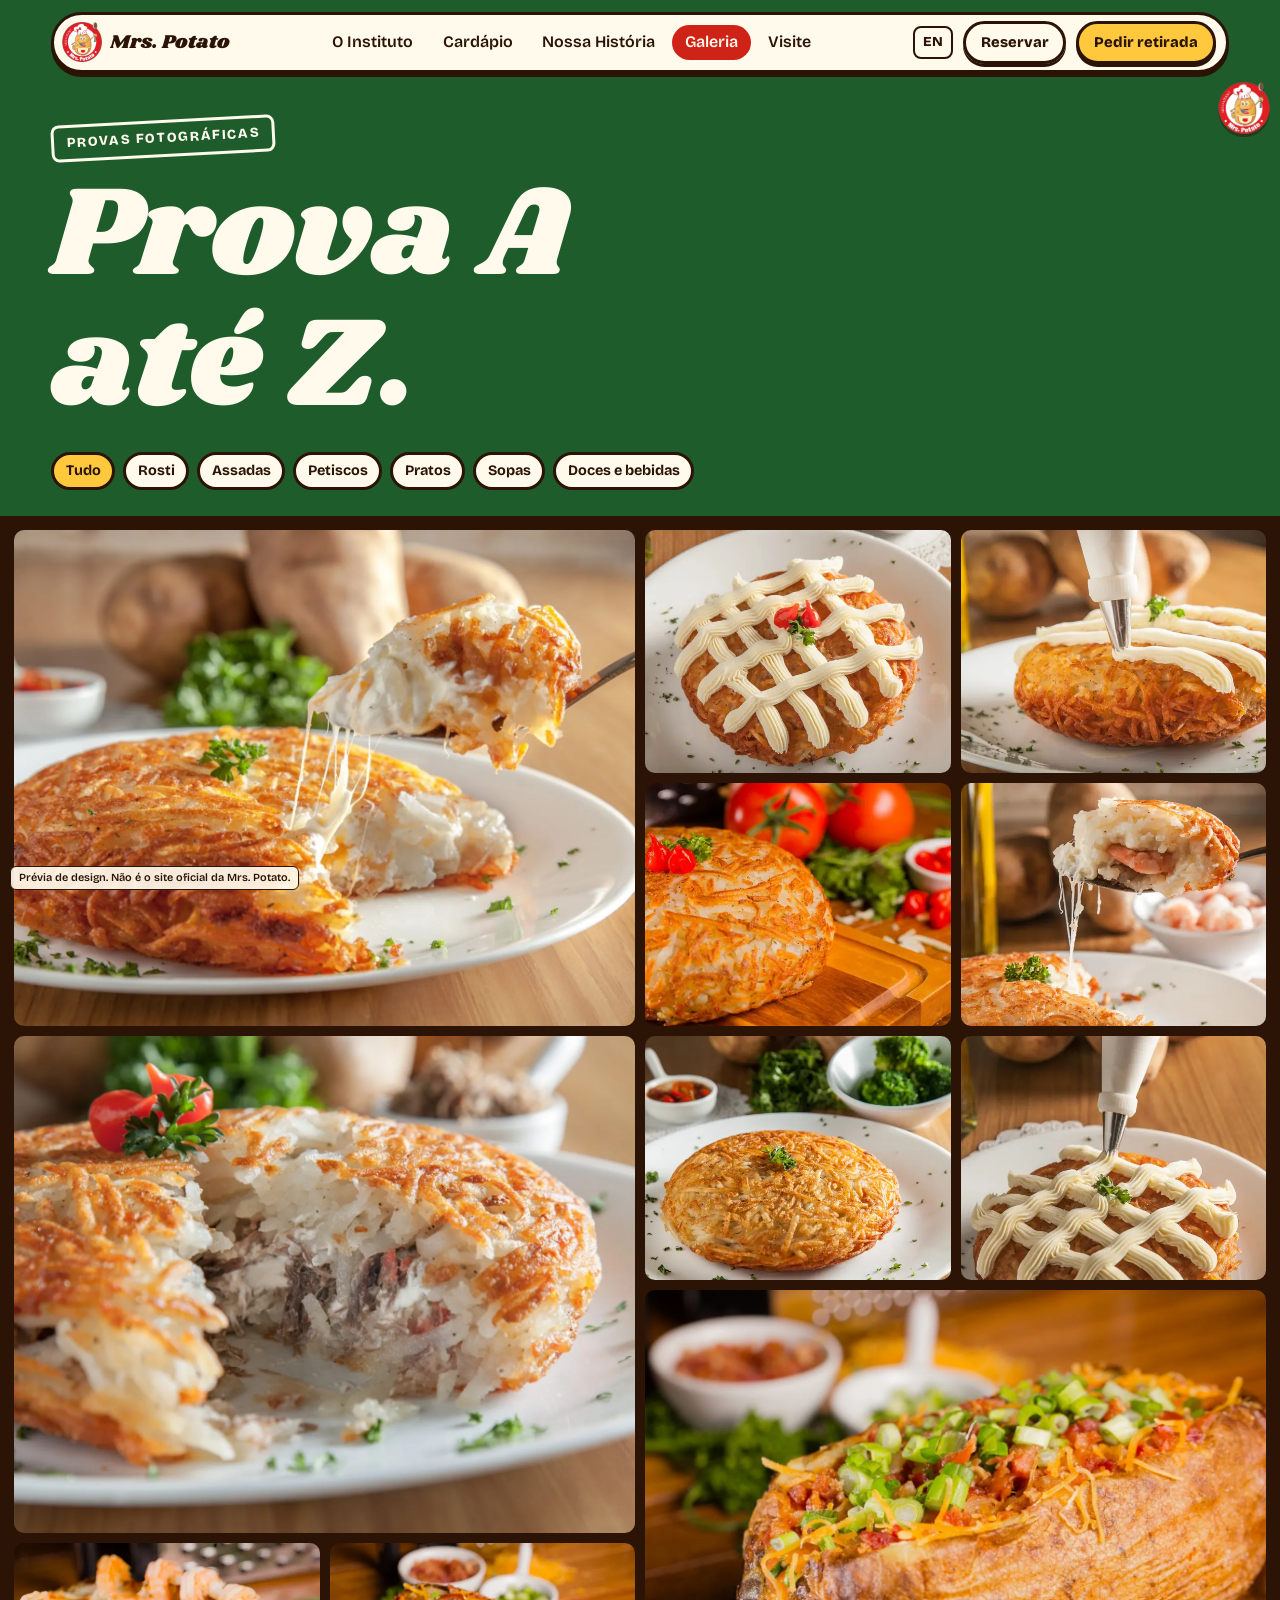
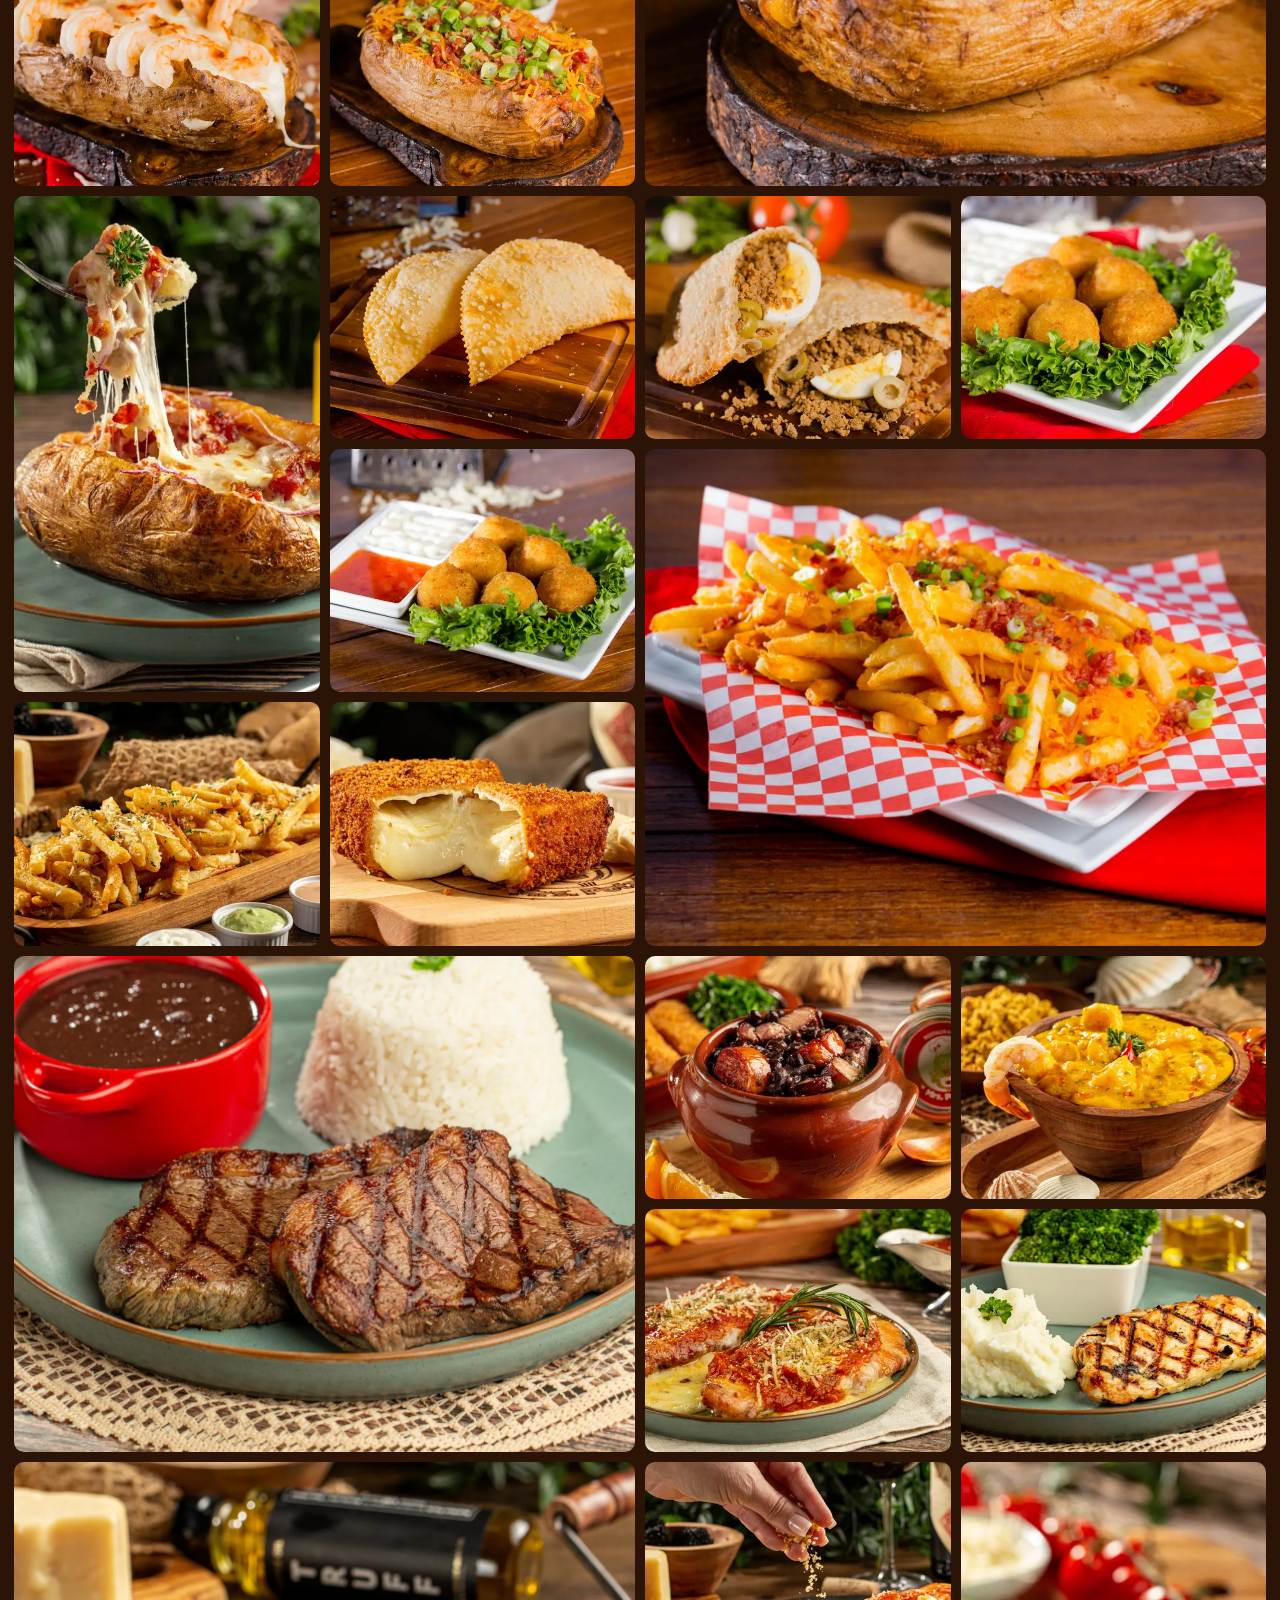
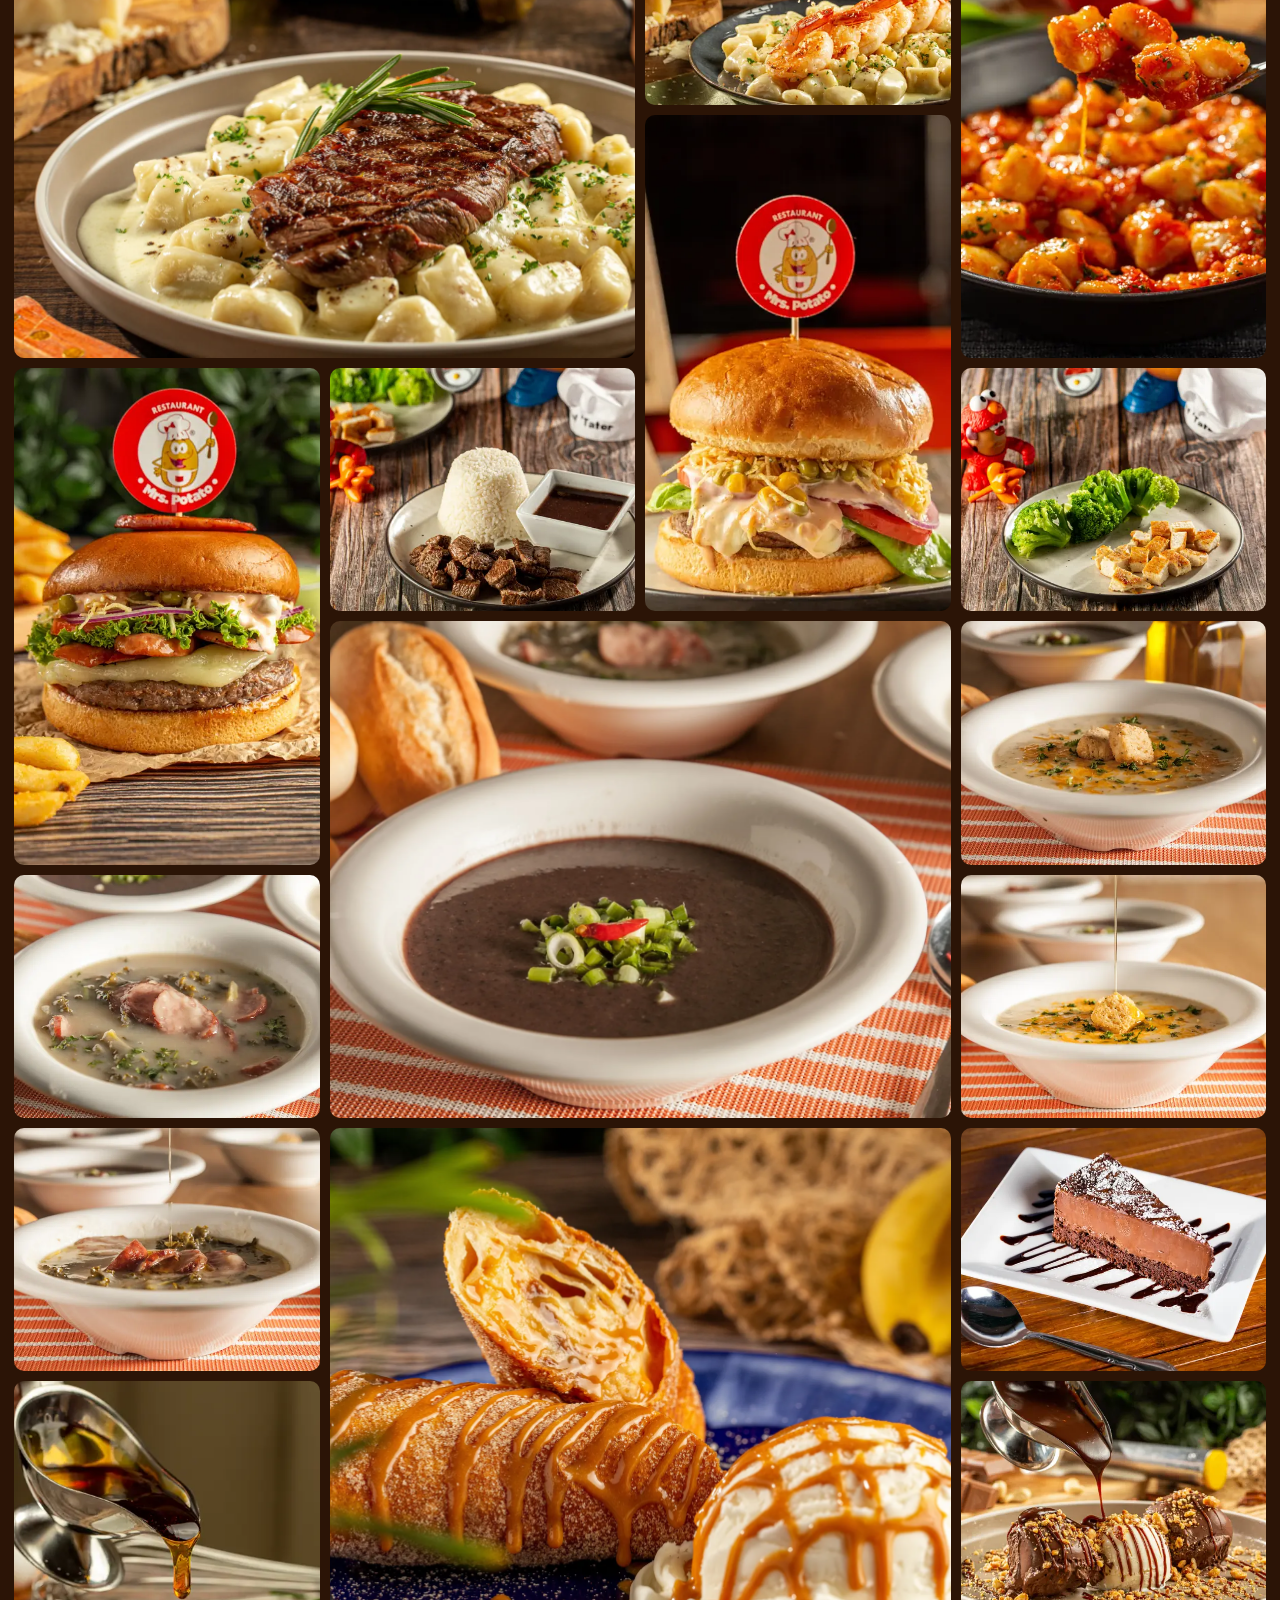
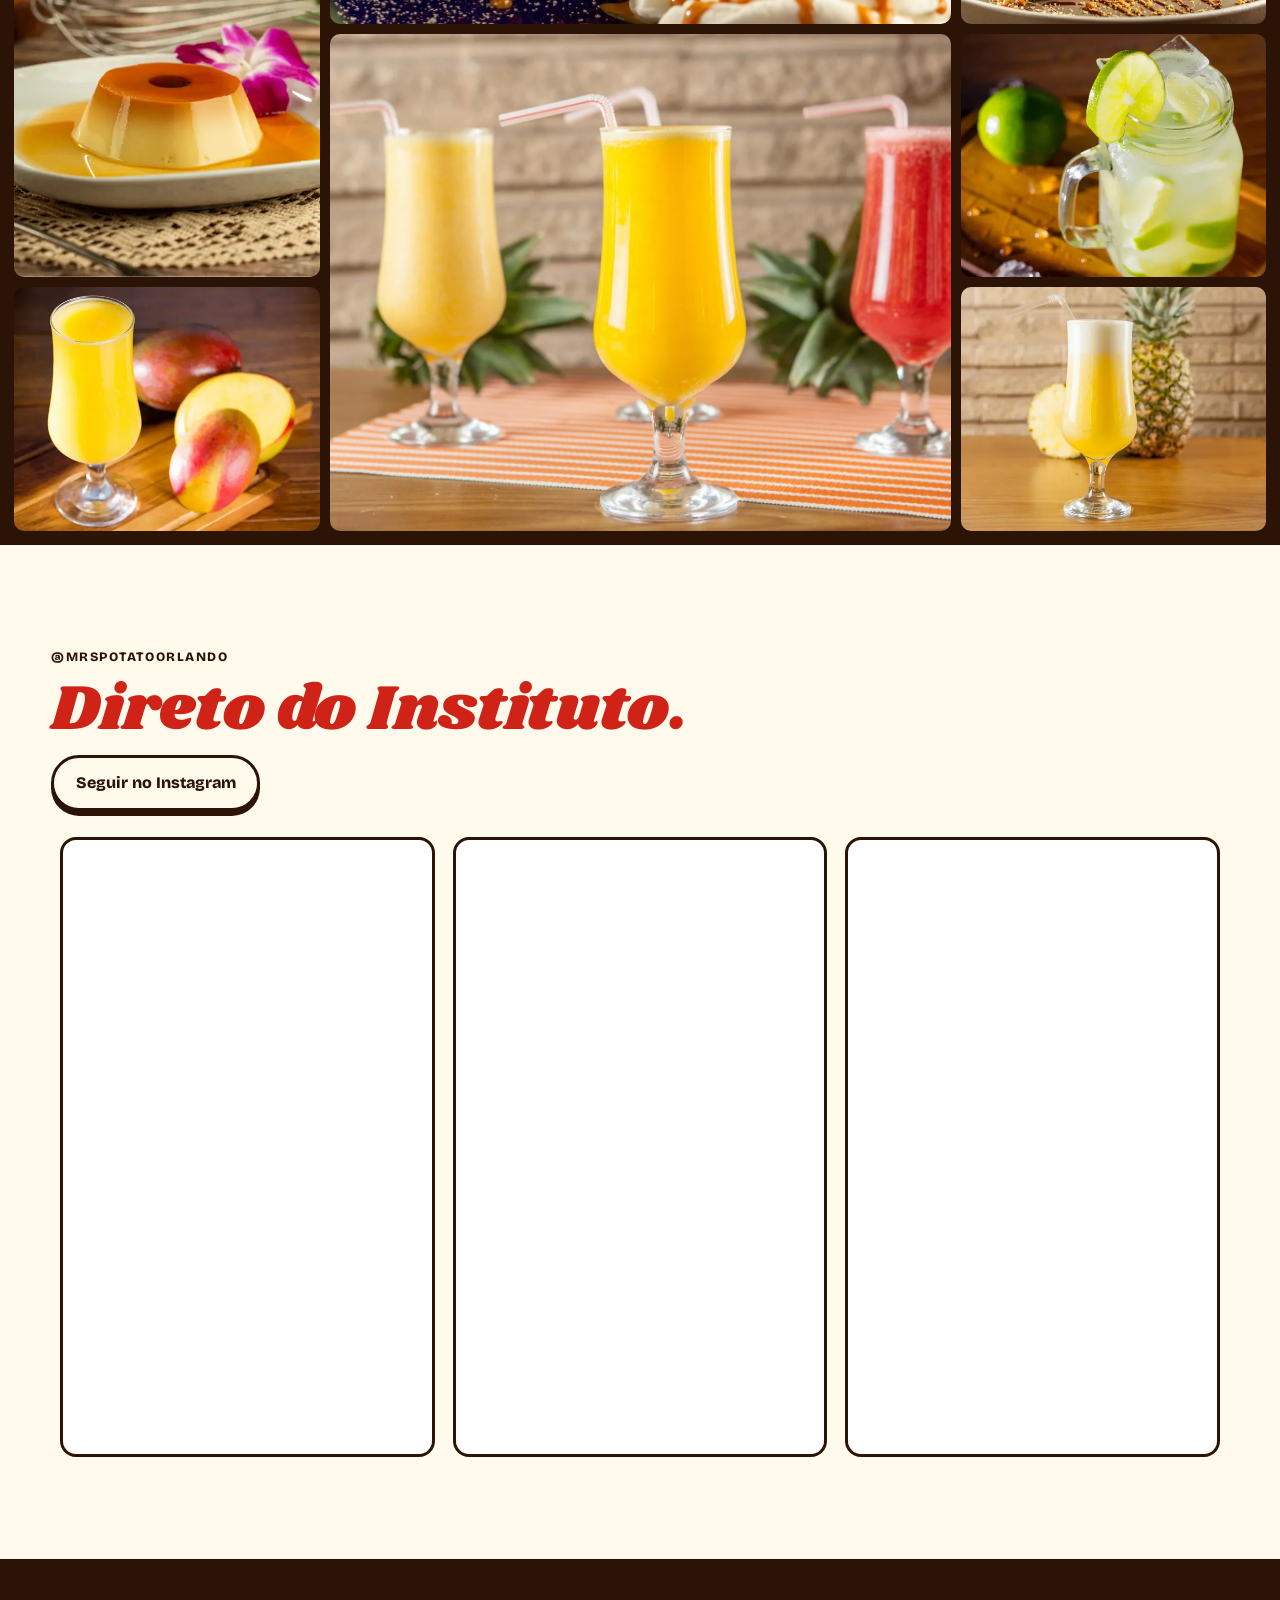
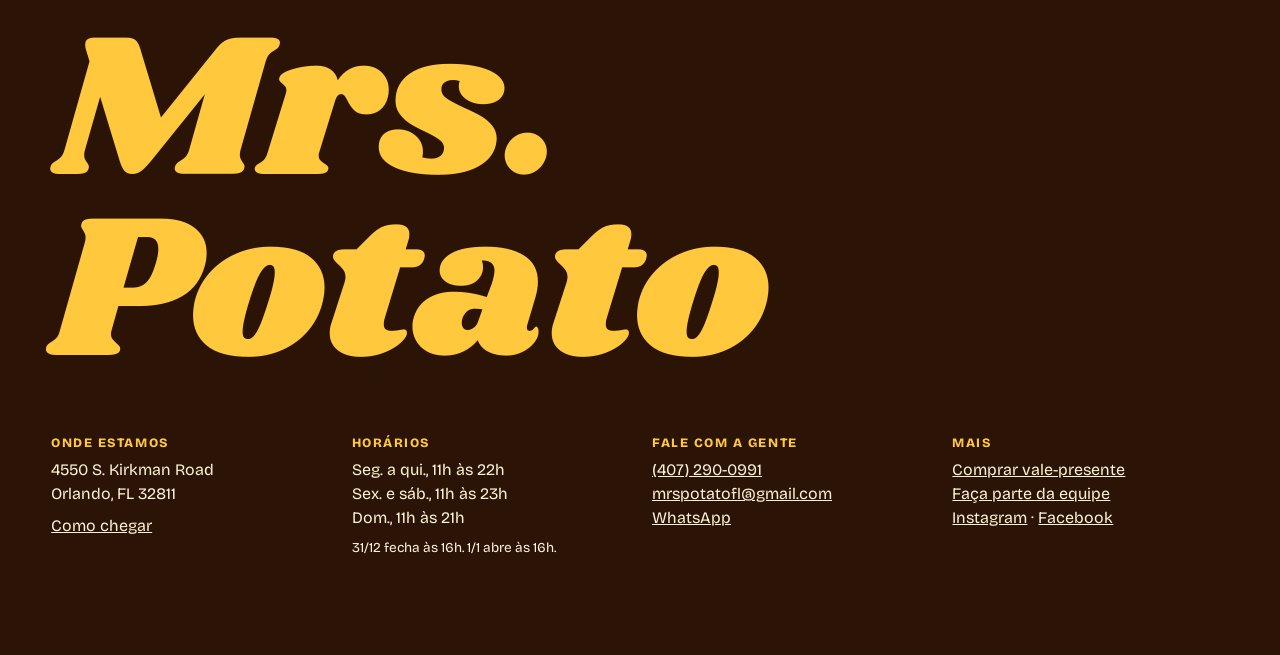
<file: pt/gallery.html>
<!doctype html>
<html lang="pt-BR">
<head>
<meta charset="utf-8">
<meta name="viewport" content="width=device-width, initial-scale=1, viewport-fit=cover">
<meta name="robots" content="noindex">
<title>Galeria | Mrs. Potato Orlando</title>
<meta name="description" content="Fotos de rosti, batatas assadas, pastel, feijoada, sopas e sobremesas da Mrs. Potato em Orlando.">
<meta name="theme-color" content="#CF2318">
<link rel="icon" href="../img/favicon.png">
<link rel="alternate" hreflang="en" href="../gallery.html">
<link rel="alternate" hreflang="pt-BR" href="gallery.html">
<link rel="preload" href="../fonts/shrikhand-latin.woff2" as="font" type="font/woff2" crossorigin>
<link rel="stylesheet" href="../styles.css">
<script type="application/ld+json">{"@context":"https://schema.org","@type":"Restaurant","name":"Mrs. Potato Restaurant","servesCuisine":["Brazilian","Comfort Food"],"telephone":"+14072900991","email":"mrspotatofl@gmail.com","priceRange":"$$","acceptsReservations":true,"hasMenu":"https://mrspotato.hrpos.heartland.us/menu","address":{"@type":"PostalAddress","streetAddress":"4550 S. Kirkman Road","addressLocality":"Orlando","addressRegion":"FL","postalCode":"32811","addressCountry":"US"},"openingHoursSpecification":[{"@type":"OpeningHoursSpecification","dayOfWeek":["Monday","Tuesday","Wednesday","Thursday"],"opens":"11:00","closes":"22:00"},{"@type":"OpeningHoursSpecification","dayOfWeek":["Friday","Saturday"],"opens":"11:00","closes":"23:00"},{"@type":"OpeningHoursSpecification","dayOfWeek":"Sunday","opens":"11:00","closes":"21:00"}],"sameAs":["https://www.instagram.com/mrspotatoorlando/","https://www.facebook.com/mrspotatoorlando"]}</script>
</head>
<body data-page="gallery" data-lang="pt" data-base="../">
<a class="skip" href="#main">Pular para o conteúdo</a>
<svg width="0" height="0" class="sprite" aria-hidden="true"><defs>
  <symbol id="c-bacon" viewBox="0 0 80 40"><path d="M4 12c12-10 20 8 34 0s22-8 38 2l-2 16c-14-8-24-8-36 0S14 22 4 30z" fill="#B5361C" stroke="#4A1E08" stroke-width="3"/><path d="M8 20c10-6 20 6 32 0s20-6 32 2" fill="none" stroke="#F6C9A0" stroke-width="4"/></symbol>
  <symbol id="c-cheese" viewBox="0 0 60 60"><path d="M6 22 34 6l20 18v26H6z" fill="#FFC83D" stroke="#4A1E08" stroke-width="3" stroke-linejoin="round"/><path d="M6 22h48" stroke="#4A1E08" stroke-width="3"/><circle cx="22" cy="36" r="5" fill="#E8A21E"/><circle cx="40" cy="42" r="3.5" fill="#E8A21E"/></symbol>
  <symbol id="c-onion" viewBox="0 0 60 60"><circle cx="30" cy="30" r="25" fill="none" stroke="#8B2A6B" stroke-width="7"/><circle cx="30" cy="30" r="14" fill="none" stroke="#C569A6" stroke-width="5"/></symbol>
  <symbol id="c-scallion" viewBox="0 0 60 60"><circle cx="30" cy="30" r="21" fill="#DDF0B8" stroke="#2F7D3B" stroke-width="8"/><circle cx="30" cy="30" r="8" fill="none" stroke="#2F7D3B" stroke-width="4"/></symbol>
  <symbol id="c-chicken" viewBox="0 0 80 50"><path d="M6 30c8-22 22-8 32-16s26-10 36 4c-6 18-20 8-30 18s-30 12-38-6z" fill="#F4D9A8" stroke="#4A1E08" stroke-width="3"/><path d="M18 30c8-6 14-2 22-8M38 34c8-6 14-4 22-12" fill="none" stroke="#C99A58" stroke-width="3"/></symbol>
  <symbol id="c-beef" viewBox="0 0 80 50"><path d="M6 26C12 8 30 12 42 8s26 2 32 14c-4 18-24 12-36 18S10 42 6 26z" fill="#6F2F16" stroke="#32140A" stroke-width="3"/><path d="M18 24c10-6 18 0 26-6M34 34c10-6 18-2 26-10" fill="none" stroke="#A85A34" stroke-width="3"/></symbol>
  <symbol id="c-shrimp" viewBox="0 0 70 60"><path d="M58 14C40 0 12 8 8 30c-2 14 10 26 24 24l2-10c-8 2-14-4-14-12 2-14 18-18 30-10z" fill="#F58A5E" stroke="#6B2A10" stroke-width="3" stroke-linejoin="round"/><path d="M22 16l6 12M36 10l2 12M12 34l12-2" stroke="#FFD2B8" stroke-width="3"/></symbol>
  <symbol id="c-broccoli" viewBox="0 0 60 60"><rect x="24" y="34" width="12" height="22" rx="4" fill="#A8C96A" stroke="#2C5A1E" stroke-width="3"/><circle cx="18" cy="26" r="13" fill="#3D8F3F" stroke="#2C5A1E" stroke-width="3"/><circle cx="42" cy="26" r="13" fill="#3D8F3F" stroke="#2C5A1E" stroke-width="3"/><circle cx="30" cy="16" r="13" fill="#4CA64D" stroke="#2C5A1E" stroke-width="3"/></symbol>
  <symbol id="c-sausage" viewBox="0 0 60 60"><circle cx="30" cy="30" r="24" fill="#B8421F" stroke="#4A1E08" stroke-width="3"/><circle cx="22" cy="24" r="4" fill="#F0B090"/><circle cx="38" cy="22" r="3" fill="#F0B090"/><circle cx="34" cy="38" r="5" fill="#F0B090"/><circle cx="20" cy="38" r="3" fill="#7E2A10"/></symbol>
  <symbol id="c-pepper" viewBox="0 0 70 40"><path d="M6 24C14 6 34 10 62 8c4 10 0 18-8 20-16 2-30 8-42 4-4-1-6-4-6-8z" fill="#3D9B45" stroke="#1F5526" stroke-width="3"/></symbol>
  <symbol id="c-mushroom" viewBox="0 0 60 60"><path d="M6 28C8 8 52 8 54 28c0 4-48 4-48 0z" fill="#C9A27A" stroke="#4A2A10" stroke-width="3"/><path d="M22 32h16l3 18c-6 6-16 6-22 0z" fill="#F3E4CC" stroke="#4A2A10" stroke-width="3"/></symbol>
  <symbol id="c-cream" viewBox="0 0 70 60"><path d="M10 40c-8-8 0-20 10-18 2-12 20-16 28-6 12-2 18 12 12 20 4 12-10 18-18 12-10 8-30 4-32-8z" fill="#FFFAEC" stroke="#8A6A3C" stroke-width="3"/></symbol>
  <symbol id="i-arrow" viewBox="0 0 24 24"><path d="M4 12h15M13 6l6 6-6 6" fill="none" stroke="currentColor" stroke-width="3" stroke-linecap="round" stroke-linejoin="round"/></symbol>
</defs></svg>
<header class="top" id="top">
  <a class="brand" href="../pt/index.html" aria-label="Mrs. Potato">
    <img src="../img/logo-s.webp" width="56" height="56" alt="">
    <span>Mrs. Potato</span>
  </a>
  <nav class="nav" aria-label="Principal">
    <a href="index.html">O Instituto</a><a href="menu.html">Cardápio</a><a href="story.html">Nossa História</a><a href="gallery.html" aria-current="page">Galeria</a><a href="visit.html">Visite</a>
  </nav>
  <div class="top-act">
    <a class="lang" href="../gallery.html" hreflang="en" aria-label="View in English">EN</a>
    <a class="btn sm ghost" href="visit.html#reserve">Reservar</a>
    <a class="btn sm" href="https://mrspotato.hrpos.heartland.us/menu" target="_blank" rel="noopener">Pedir retirada</a>
    <button class="burger" aria-label="Abrir menu" aria-expanded="false" aria-controls="drawer"><i></i><i></i></button>
  </div>
</header>
<div class="drawer" id="drawer" hidden>
  <a href="index.html">O Instituto</a><a href="menu.html">Cardápio</a><a href="story.html">Nossa História</a><a href="gallery.html">Galeria</a><a href="visit.html">Visite</a>
</div>
<div class="roller" aria-hidden="true"><img src="../img/logo-s.webp" alt="" width="52" height="52"></div>
<main id="main">

<section class="g-hero">
  <span class="stamp ">Provas fotográficas</span>
  <h1>Prova A<br>até Z.</h1>
  <div class="filters" role="group" aria-label="Filtrar fotos">
    <button class="chip on" data-gal="all" aria-pressed="true">Tudo</button><button class="chip" data-gal="rosti" aria-pressed="false">Rosti</button><button class="chip" data-gal="baked" aria-pressed="false">Assadas</button><button class="chip" data-gal="bites" aria-pressed="false">Petiscos</button><button class="chip" data-gal="plates" aria-pressed="false">Pratos</button><button class="chip" data-gal="soups" aria-pressed="false">Sopas</button><button class="chip" data-gal="sweets" aria-pressed="false">Doces e bebidas</button>
  </div>
</section>
<section class="g-grid" id="grid">
  <button class="g-item w" data-cat="rosti" data-full="img/rosti-pull.webp" data-cap="Rosti com queijo puxando"><img loading="lazy" src="../img/rosti-pull.webp" alt="Rosti com queijo puxando"><span>Rosti com queijo puxando</span></button><button class="g-item " data-cat="rosti" data-full="img/rosti-lattice.webp" data-cap="Rosti com treliça de creme"><img loading="lazy" src="../img/rosti-lattice-s.webp" alt="Rosti com treliça de creme"><span>Rosti com treliça de creme</span></button><button class="g-item " data-cat="rosti" data-full="img/rosti-piping.webp" data-cap="Decorando com creme"><img loading="lazy" src="../img/rosti-piping-s.webp" alt="Decorando com creme"><span>Decorando com creme</span></button><button class="g-item " data-cat="rosti" data-full="img/rosti-board.webp" data-cap="Rosti na tábua"><img loading="lazy" src="../img/rosti-board-s.webp" alt="Rosti na tábua"><span>Rosti na tábua</span></button><button class="g-item w" data-cat="rosti" data-full="img/rosti-cut.webp" data-cap="Rosti aberta"><img loading="lazy" src="../img/rosti-cut.webp" alt="Rosti aberta"><span>Rosti aberta</span></button><button class="g-item " data-cat="rosti" data-full="img/rosti-shrimp-bite.webp" data-cap="Rosti e camarão"><img loading="lazy" src="../img/rosti-shrimp-bite-s.webp" alt="Rosti e camarão"><span>Rosti e camarão</span></button><button class="g-item " data-cat="rosti" data-full="img/rosti-plain.webp" data-cap="Rosti dourada"><img loading="lazy" src="../img/rosti-plain-s.webp" alt="Rosti dourada"><span>Rosti dourada</span></button><button class="g-item " data-cat="rosti" data-full="img/rosti-lattice-piping.webp" data-cap="Treliça em andamento"><img loading="lazy" src="../img/rosti-lattice-piping-s.webp" alt="Treliça em andamento"><span>Treliça em andamento</span></button><button class="g-item w" data-cat="baked" data-full="img/baked-hero.webp" data-cap="Batata assada recheada"><img loading="lazy" src="../img/baked-hero.webp" alt="Batata assada recheada"><span>Batata assada recheada</span></button><button class="g-item " data-cat="baked" data-full="img/baked-shrimp.webp" data-cap="Batata assada com camarão"><img loading="lazy" src="../img/baked-shrimp-s.webp" alt="Batata assada com camarão"><span>Batata assada com camarão</span></button><button class="g-item " data-cat="baked" data-full="img/baked-loaded.webp" data-cap="Assada e recheada"><img loading="lazy" src="../img/baked-loaded-s.webp" alt="Assada e recheada"><span>Assada e recheada</span></button><button class="g-item t" data-cat="baked" data-full="img/baked-bacon-pull.webp" data-cap="Batata assada com bacon"><img loading="lazy" src="../img/baked-bacon-pull-s.webp" alt="Batata assada com bacon"><span>Batata assada com bacon</span></button><button class="g-item " data-cat="bites" data-full="img/pastel-pair.webp" data-cap="Pastel"><img loading="lazy" src="../img/pastel-pair-s.webp" alt="Pastel"><span>Pastel</span></button><button class="g-item " data-cat="bites" data-full="img/pastel-open.webp" data-cap="Pastel aberto"><img loading="lazy" src="../img/pastel-open-s.webp" alt="Pastel aberto"><span>Pastel aberto</span></button><button class="g-item " data-cat="bites" data-full="img/salgados.webp" data-cap="Salgados"><img loading="lazy" src="../img/salgados-s.webp" alt="Salgados"><span>Salgados</span></button><button class="g-item " data-cat="bites" data-full="img/salgados-board.webp" data-cap="Salgados e molhos"><img loading="lazy" src="../img/salgados-board-s.webp" alt="Salgados e molhos"><span>Salgados e molhos</span></button><button class="g-item w" data-cat="bites" data-full="img/loaded-fries.webp" data-cap="Fritas com queijo e bacon"><img loading="lazy" src="../img/loaded-fries.webp" alt="Fritas com queijo e bacon"><span>Fritas com queijo e bacon</span></button><button class="g-item " data-cat="bites" data-full="img/truffle-fries.webp" data-cap="Fritas trufadas com parmesão"><img loading="lazy" src="../img/truffle-fries-s.webp" alt="Fritas trufadas com parmesão"><span>Fritas trufadas com parmesão</span></button><button class="g-item " data-cat="bites" data-full="img/brie.webp" data-cap="Brie crocante"><img loading="lazy" src="../img/brie-s.webp" alt="Brie crocante"><span>Brie crocante</span></button><button class="g-item w" data-cat="plates" data-full="img/picanha.webp" data-cap="Picanha"><img loading="lazy" src="../img/picanha.webp" alt="Picanha"><span>Picanha</span></button><button class="g-item " data-cat="plates" data-full="img/feijoada.webp" data-cap="Feijoada"><img loading="lazy" src="../img/feijoada-s.webp" alt="Feijoada"><span>Feijoada</span></button><button class="g-item " data-cat="plates" data-full="img/bobo.webp" data-cap="Bobó de camarão"><img loading="lazy" src="../img/bobo-s.webp" alt="Bobó de camarão"><span>Bobó de camarão</span></button><button class="g-item " data-cat="plates" data-full="img/chicken-parm.webp" data-cap="Frango à parmegiana"><img loading="lazy" src="../img/chicken-parm-s.webp" alt="Frango à parmegiana"><span>Frango à parmegiana</span></button><button class="g-item " data-cat="plates" data-full="img/grilled-chicken.webp" data-cap="Frango grelhado"><img loading="lazy" src="../img/grilled-chicken-s.webp" alt="Frango grelhado"><span>Frango grelhado</span></button><button class="g-item w" data-cat="plates" data-full="img/gnocchi-picanha.webp" data-cap="Gnocchi e picanha"><img loading="lazy" src="../img/gnocchi-picanha.webp" alt="Gnocchi e picanha"><span>Gnocchi e picanha</span></button><button class="g-item " data-cat="plates" data-full="img/gnocchi-shrimp.webp" data-cap="Gnocchi e camarão"><img loading="lazy" src="../img/gnocchi-shrimp-s.webp" alt="Gnocchi e camarão"><span>Gnocchi e camarão</span></button><button class="g-item t" data-cat="plates" data-full="img/gnocchi-pomodoro.webp" data-cap="Gnocchi de batata ao pomodoro"><img loading="lazy" src="../img/gnocchi-pomodoro-s.webp" alt="Gnocchi de batata ao pomodoro"><span>Gnocchi de batata ao pomodoro</span></button><button class="g-item t" data-cat="plates" data-full="img/burger-salad.webp" data-cap="Burger"><img loading="lazy" src="../img/burger-salad-s.webp" alt="Burger"><span>Burger</span></button><button class="g-item t" data-cat="plates" data-full="img/burger-calabresa.webp" data-cap="Burger de calabresa"><img loading="lazy" src="../img/burger-calabresa-s.webp" alt="Burger de calabresa"><span>Burger de calabresa</span></button><button class="g-item " data-cat="plates" data-full="img/kids-beef.webp" data-cap="Prato infantil"><img loading="lazy" src="../img/kids-beef-s.webp" alt="Prato infantil"><span>Prato infantil</span></button><button class="g-item " data-cat="plates" data-full="img/kids-chicken.webp" data-cap="Prato infantil"><img loading="lazy" src="../img/kids-chicken-s.webp" alt="Prato infantil"><span>Prato infantil</span></button><button class="g-item w" data-cat="soups" data-full="img/soup-black-bean.webp" data-cap="Caldo de feijão"><img loading="lazy" src="../img/soup-black-bean.webp" alt="Caldo de feijão"><span>Caldo de feijão</span></button><button class="g-item " data-cat="soups" data-full="img/soup-crouton.webp" data-cap="Sopa com croutons"><img loading="lazy" src="../img/soup-crouton-s.webp" alt="Sopa com croutons"><span>Sopa com croutons</span></button><button class="g-item " data-cat="soups" data-full="img/soup-sausage.webp" data-cap="Sopa com linguiça"><img loading="lazy" src="../img/soup-sausage-s.webp" alt="Sopa com linguiça"><span>Sopa com linguiça</span></button><button class="g-item " data-cat="soups" data-full="img/soup-pour.webp" data-cap="O fio de azeite"><img loading="lazy" src="../img/soup-pour-s.webp" alt="O fio de azeite"><span>O fio de azeite</span></button><button class="g-item " data-cat="soups" data-full="img/soup-collard.webp" data-cap="Sopa do dia"><img loading="lazy" src="../img/soup-collard-s.webp" alt="Sopa do dia"><span>Sopa do dia</span></button><button class="g-item w" data-cat="sweets" data-full="img/banana-roll.webp" data-cap="Rolinho de banana com doce de leite"><img loading="lazy" src="../img/banana-roll.webp" alt="Rolinho de banana com doce de leite"><span>Rolinho de banana com doce de leite</span></button><button class="g-item " data-cat="sweets" data-full="img/mousse-pie.webp" data-cap="Torta mousse de chocolate belga"><img loading="lazy" src="../img/mousse-pie-s.webp" alt="Torta mousse de chocolate belga"><span>Torta mousse de chocolate belga</span></button><button class="g-item t" data-cat="sweets" data-full="img/flan.webp" data-cap="Pudim de leite condensado"><img loading="lazy" src="../img/flan-s.webp" alt="Pudim de leite condensado"><span>Pudim de leite condensado</span></button><button class="g-item " data-cat="sweets" data-full="img/profiteroles.webp" data-cap="Profiteroles"><img loading="lazy" src="../img/profiteroles-s.webp" alt="Profiteroles"><span>Profiteroles</span></button><button class="g-item w" data-cat="sweets" data-full="img/juice-trio.webp" data-cap="Sucos de fruta"><img loading="lazy" src="../img/juice-trio.webp" alt="Sucos de fruta"><span>Sucos de fruta</span></button><button class="g-item " data-cat="sweets" data-full="img/caipirinha.webp" data-cap="Caipirinha"><img loading="lazy" src="../img/caipirinha-s.webp" alt="Caipirinha"><span>Caipirinha</span></button><button class="g-item " data-cat="sweets" data-full="img/juice-mango.webp" data-cap="Suco de manga"><img loading="lazy" src="../img/juice-mango-s.webp" alt="Suco de manga"><span>Suco de manga</span></button><button class="g-item " data-cat="sweets" data-full="img/juice-pineapple.webp" data-cap="Suco de abacaxi"><img loading="lazy" src="../img/juice-pineapple-s.webp" alt="Suco de abacaxi"><span>Suco de abacaxi</span></button>
</section>
<dialog class="lb" id="lb" aria-label="Visualizador de fotos">
  <button class="lb-x" aria-label="Fechar">×</button>
  <button class="lb-p" aria-label="Foto anterior">‹</button>
  <figure><img id="lb-i" alt=""><figcaption id="lb-c"></figcaption></figure>
  <button class="lb-n" aria-label="Próxima foto">›</button>
</dialog>
<section class="ig" id="ig">
  <div class="ig-h"><span class="code">@mrspotatoorlando</span><h2>Direto do Instituto.</h2><a class="btn alt" href="https://www.instagram.com/mrspotatoorlando/" target="_blank" rel="noopener">Seguir no Instagram</a></div>
  <div class="ig-r">
    <iframe loading="lazy" src="https://www.instagram.com/reel/DaqsuyEvdDt/embed" title="Reel da Mrs. Potato no Instagram" allowtransparency="true" scrolling="no"></iframe><iframe loading="lazy" src="https://www.instagram.com/reel/DaYdR2eSpn9/embed" title="Reel da Mrs. Potato no Instagram" allowtransparency="true" scrolling="no"></iframe><iframe loading="lazy" src="https://www.instagram.com/reel/DcFJ3_MA024/embed" title="Reel da Mrs. Potato no Instagram" allowtransparency="true" scrolling="no"></iframe>
  </div>
</section>
</main>
<footer class="foot">
  <div class="foot-big">Mrs.<br>Potato</div>
  <div class="foot-grid">
    <div><h3>Onde estamos</h3><p>4550 S. Kirkman Road<br>Orlando, FL 32811</p><p><a href="https://www.google.com/maps/search/?api=1&query=Mrs.+Potato+Restaurant+4550+S+Kirkman+Rd+Orlando+FL" target="_blank" rel="noopener">Como chegar</a></p></div>
    <div><h3>Horários</h3><p>Seg. a qui., 11h às 22h<br>Sex. e sáb., 11h às 23h<br>Dom., 11h às 21h</p><p class="small">31/12 fecha às 16h. 1/1 abre às 16h.</p></div>
    <div><h3>Fale com a gente</h3><p><a href="tel:+14072900991">(407) 290-0991</a><br><a href="mailto:mrspotatofl@gmail.com">mrspotatofl@gmail.com</a><br><a href="https://wa.me/14072900991" target="_blank" rel="noopener">WhatsApp</a></p></div>
    <div><h3>Mais</h3><p><a href="https://squareup.com/gift/0Y94Y22VKC44X/order" target="_blank" rel="noopener">Comprar vale-presente</a><br><a href="https://docs.google.com/forms/d/e/1FAIpQLSfKvar0xJ7GNBSVmNFi2Af9ASPOJ3mbZv-0FVvFWEEGnhocbg/viewform" target="_blank" rel="noopener">Faça parte da equipe</a><br><a href="https://www.instagram.com/mrspotatoorlando/" target="_blank" rel="noopener">Instagram</a> · <a href="https://www.facebook.com/mrspotatoorlando" target="_blank" rel="noopener">Facebook</a></p></div>
  </div>
</footer>
<nav class="dock" aria-label="Ações rápidas">
  <a href="https://mrspotato.hrpos.heartland.us/menu" target="_blank" rel="noopener" class="d1">Pedir</a>
  <a href="visit.html#reserve" class="d2">Reservar</a>
  <a href="tel:+14072900991" class="d3">Ligar</a>
</nav>
<p class="preview-tag">Prévia de design. Não é o site oficial da Mrs. Potato.</p>

<script src="../vendor/gsap.min.js"></script>
<script src="../vendor/ScrollTrigger.min.js"></script>
<script src="../vendor/lenis.min.js"></script>
<script src="../app.js"></script>
</body>
</html>
</file>
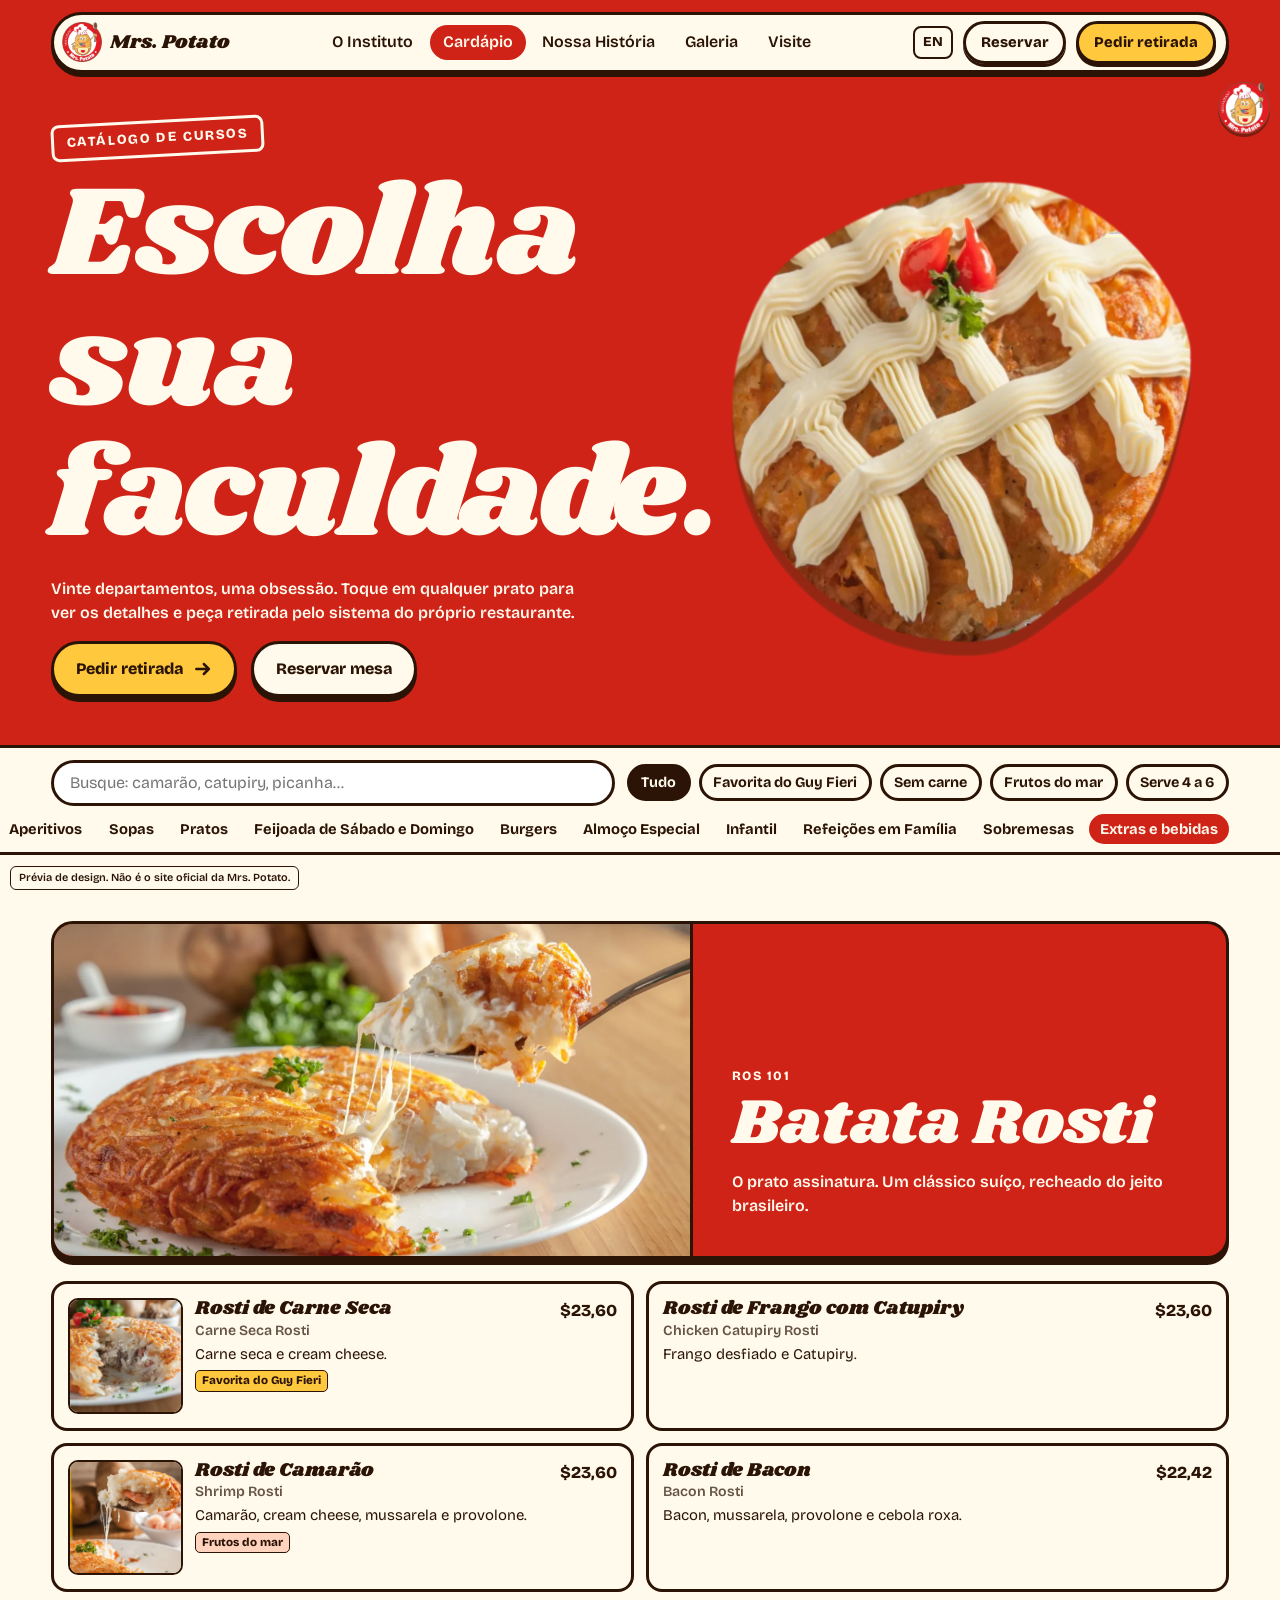
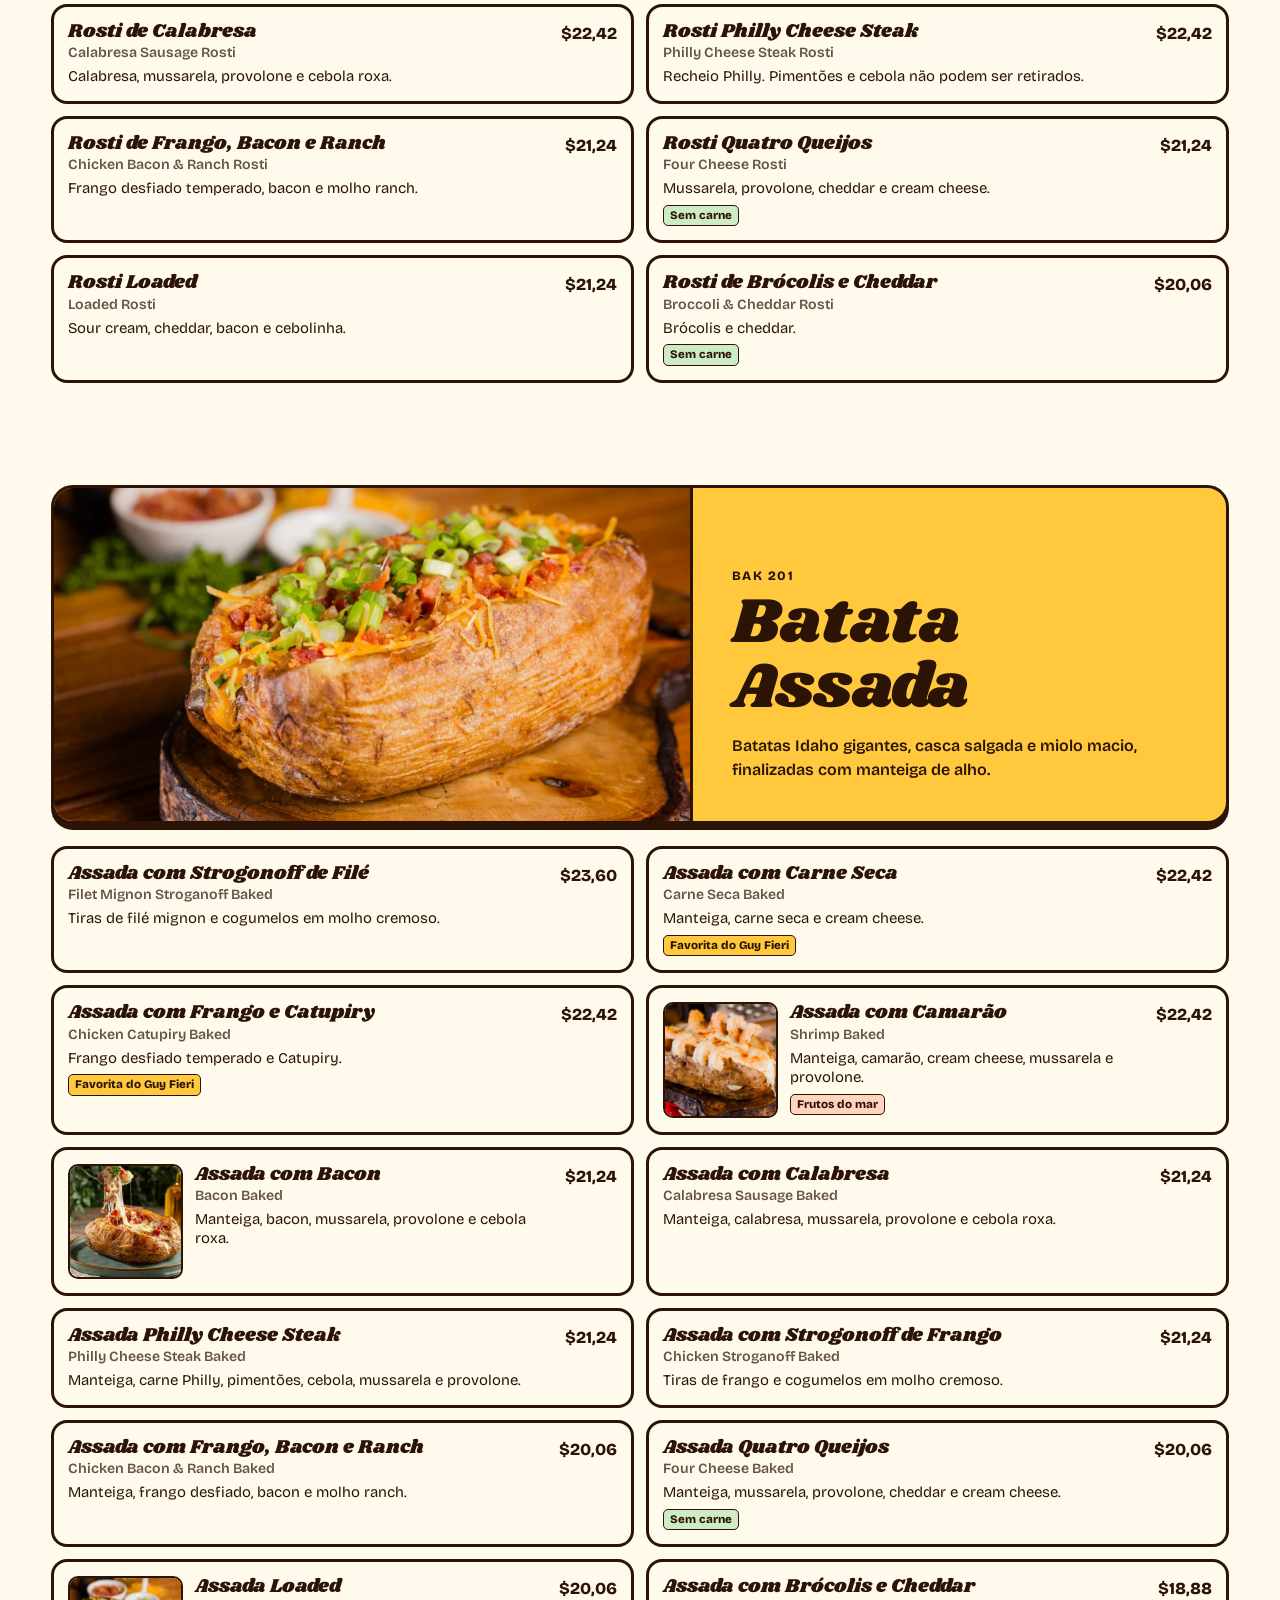
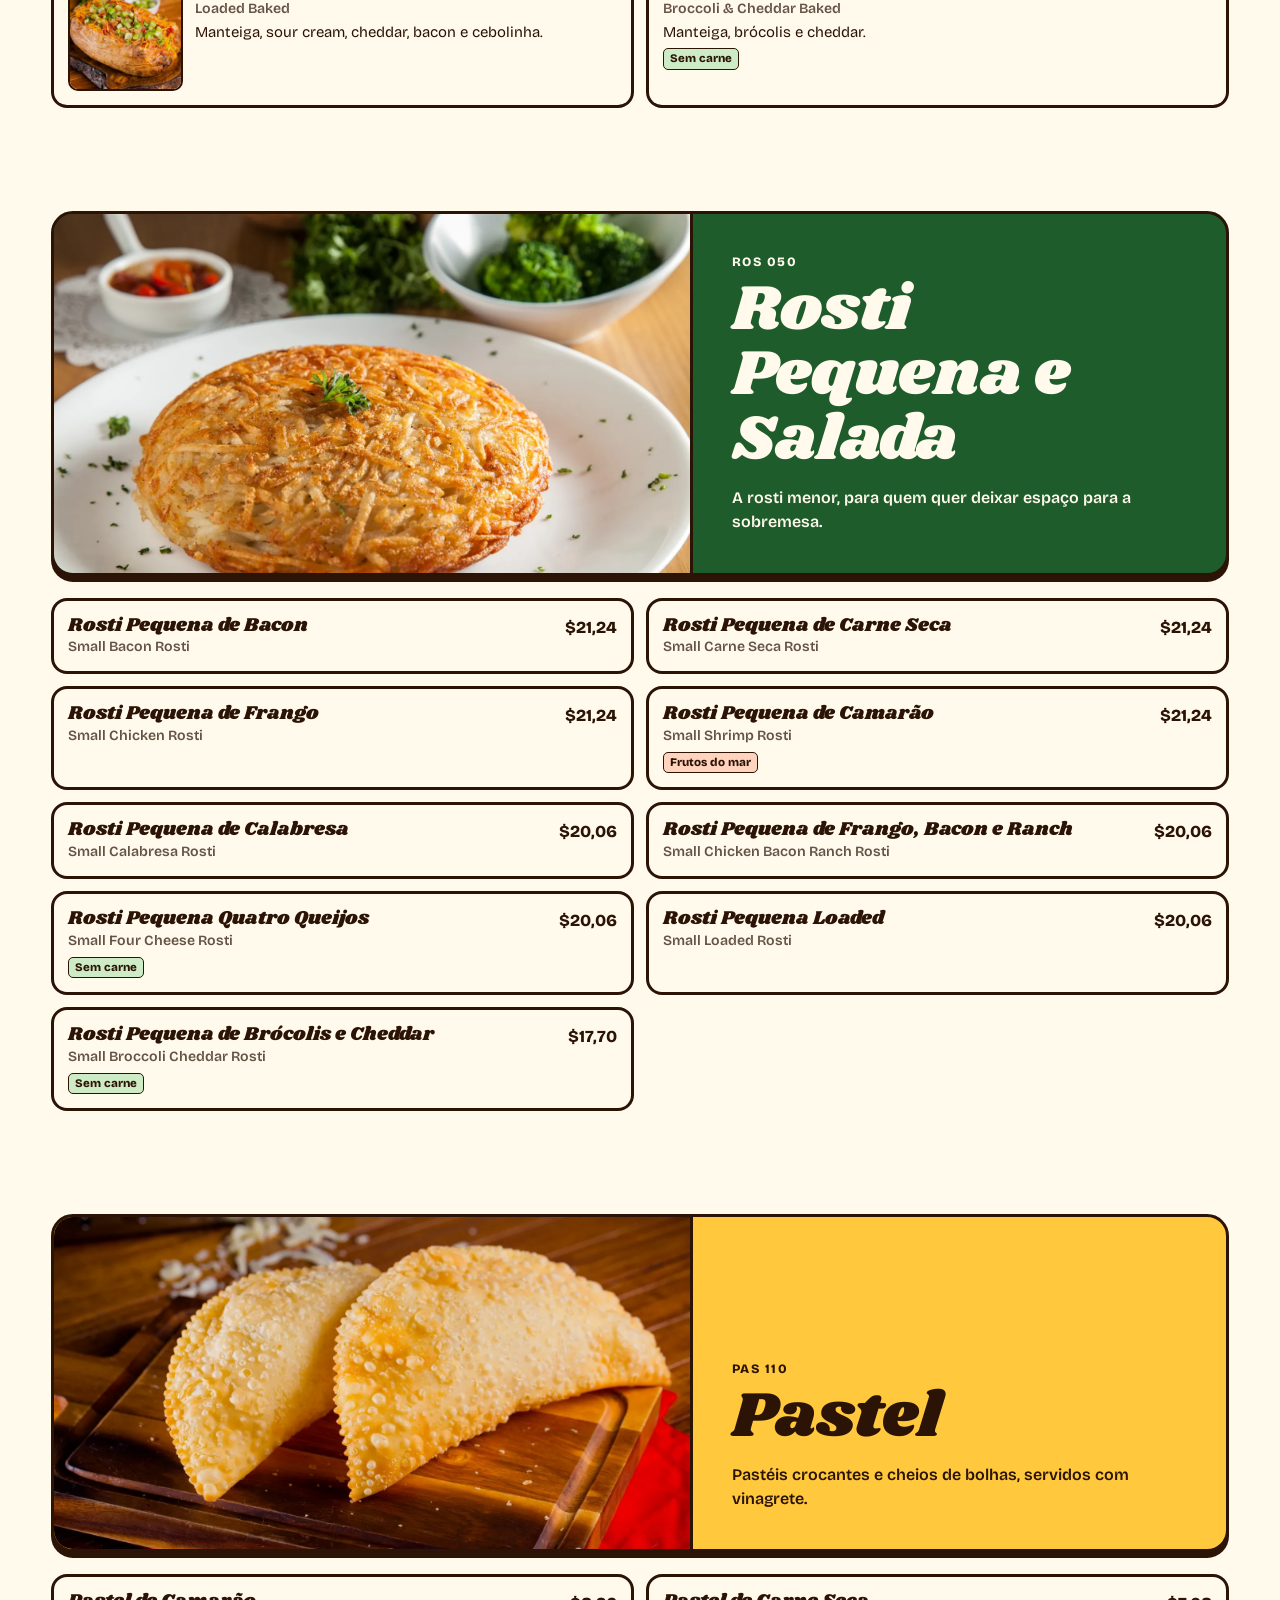
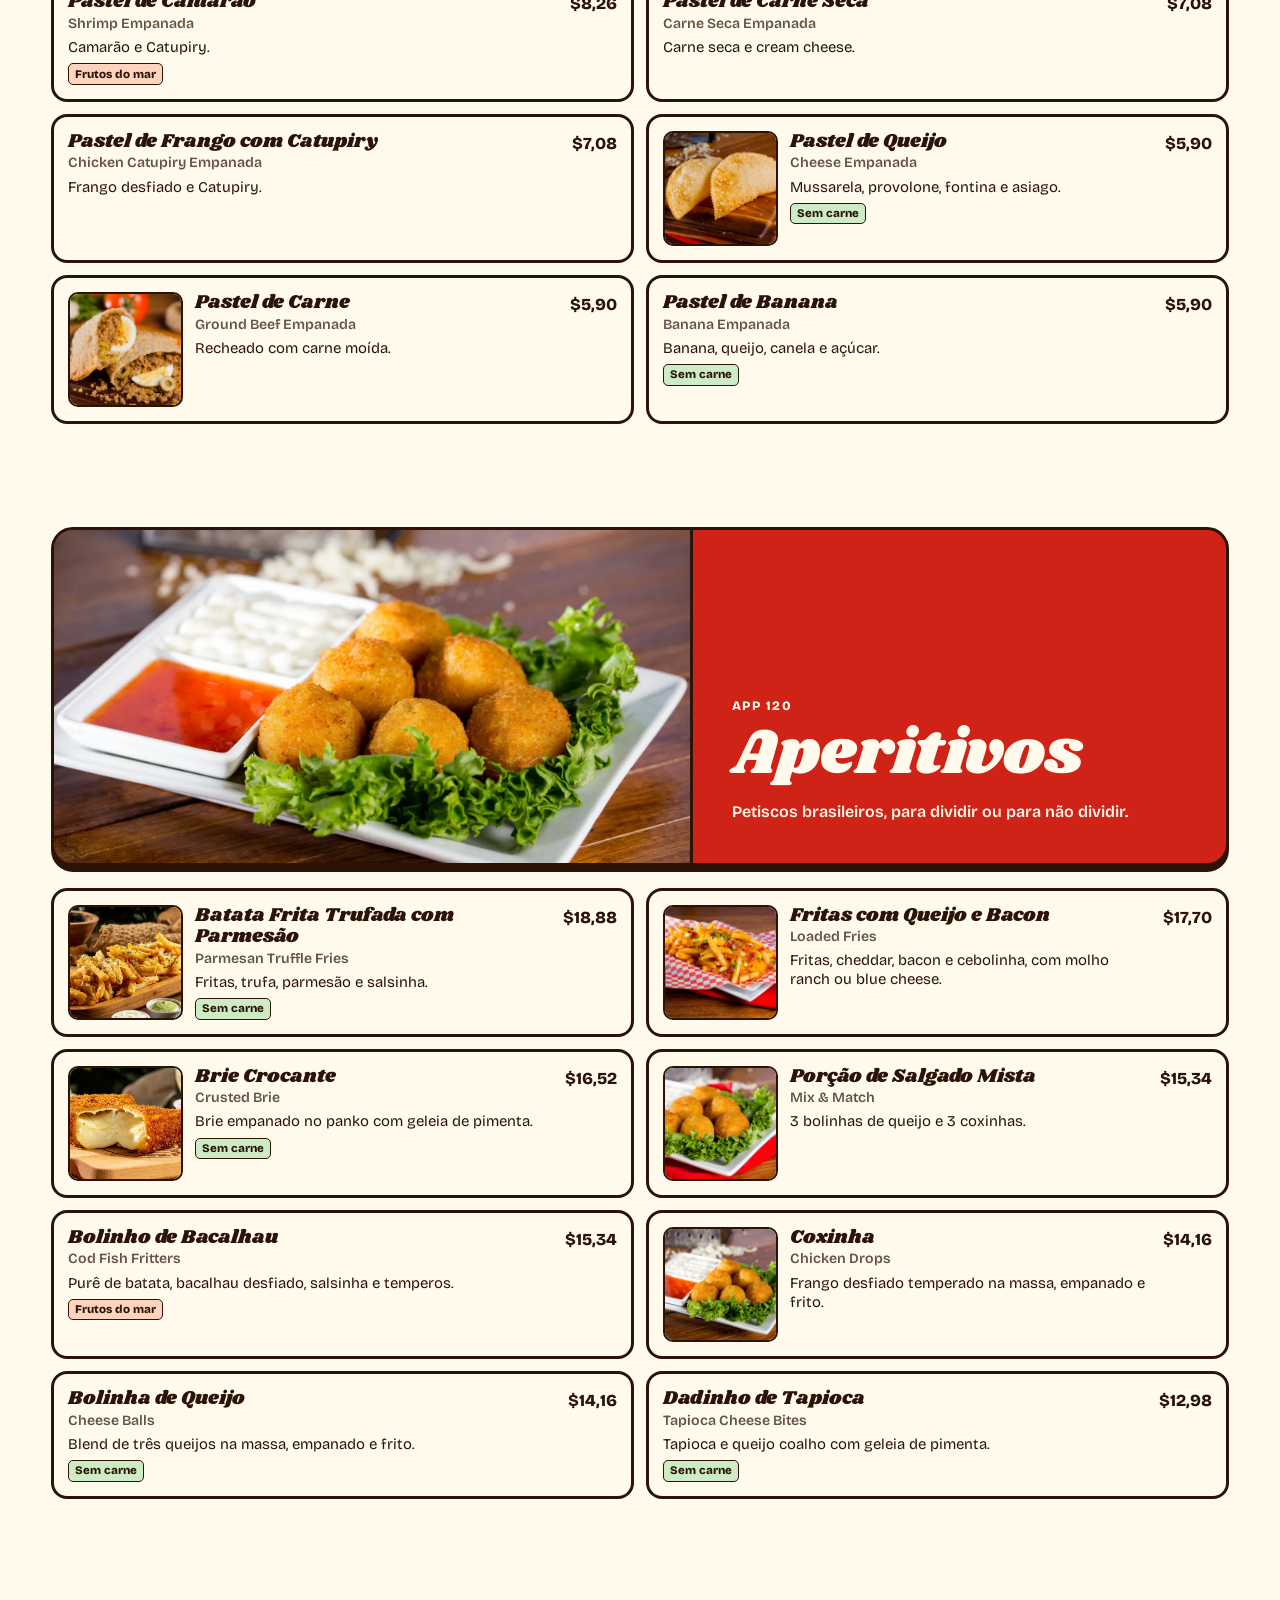
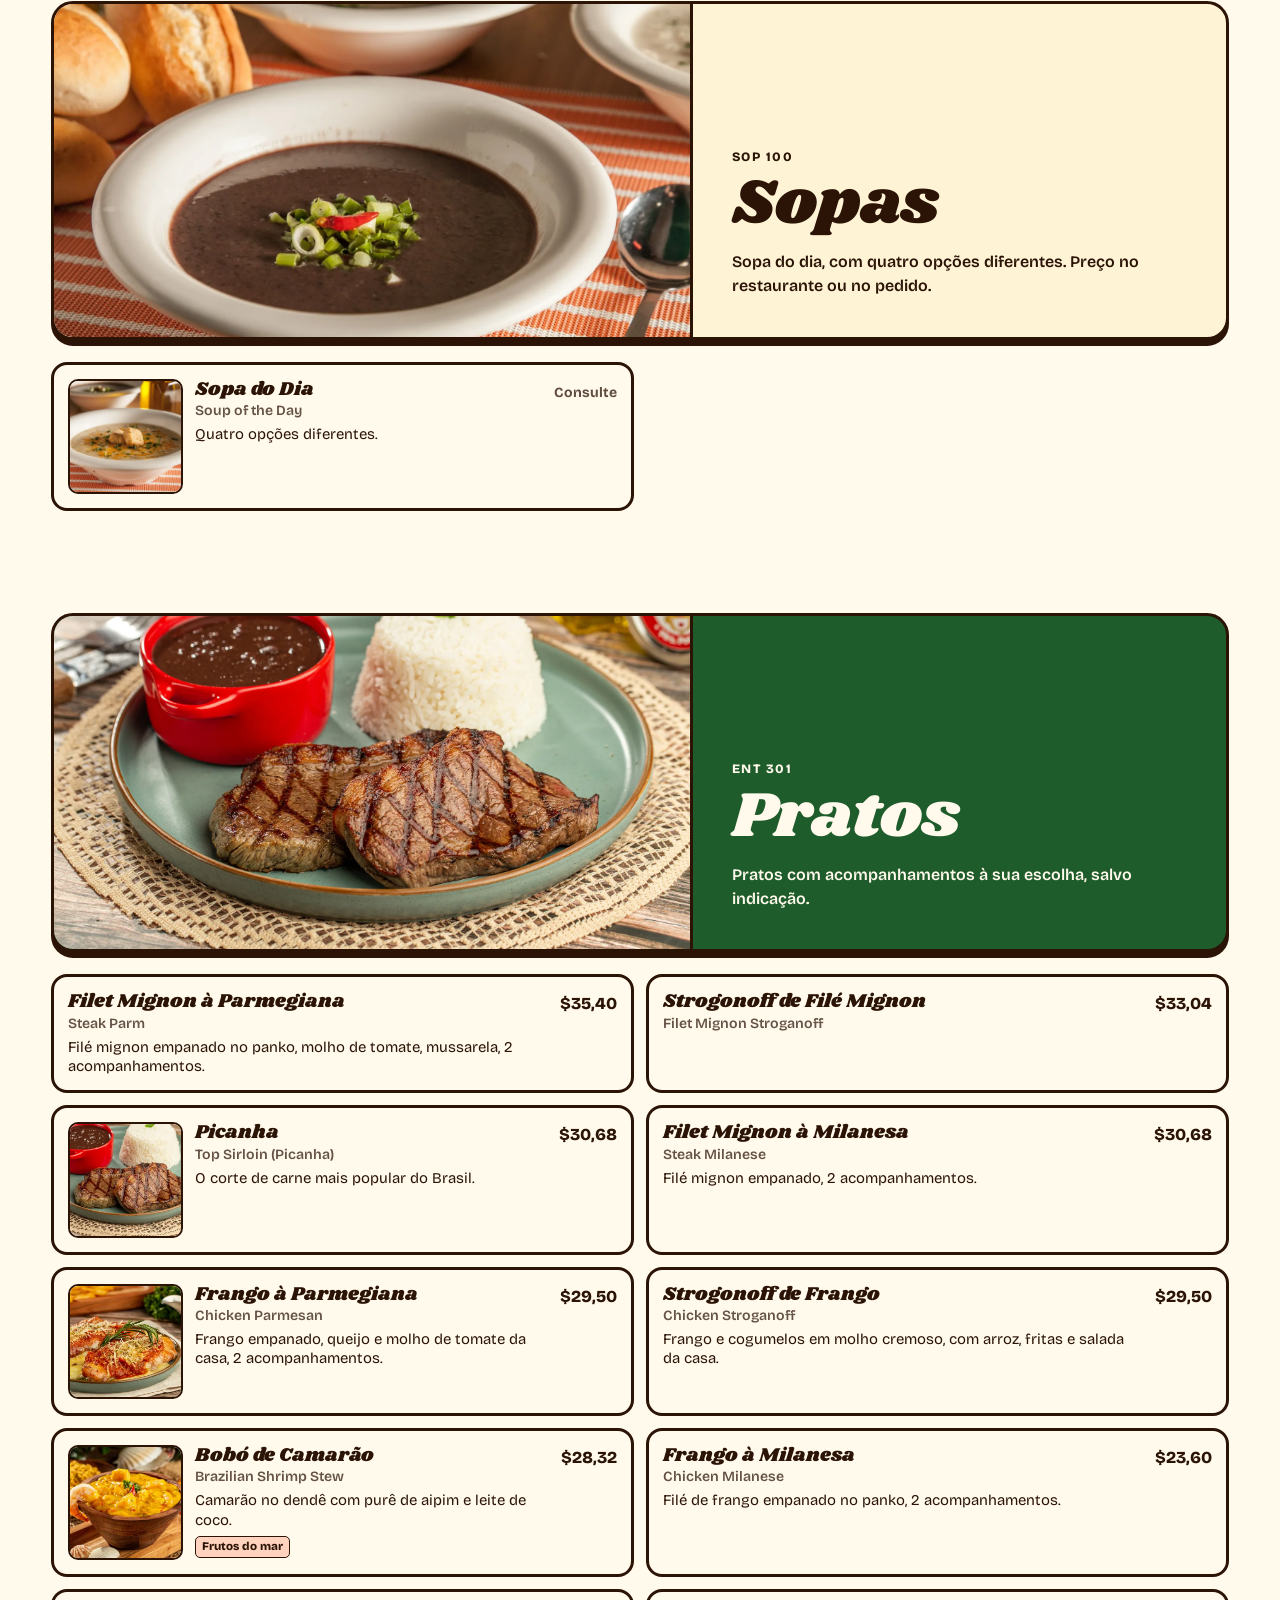
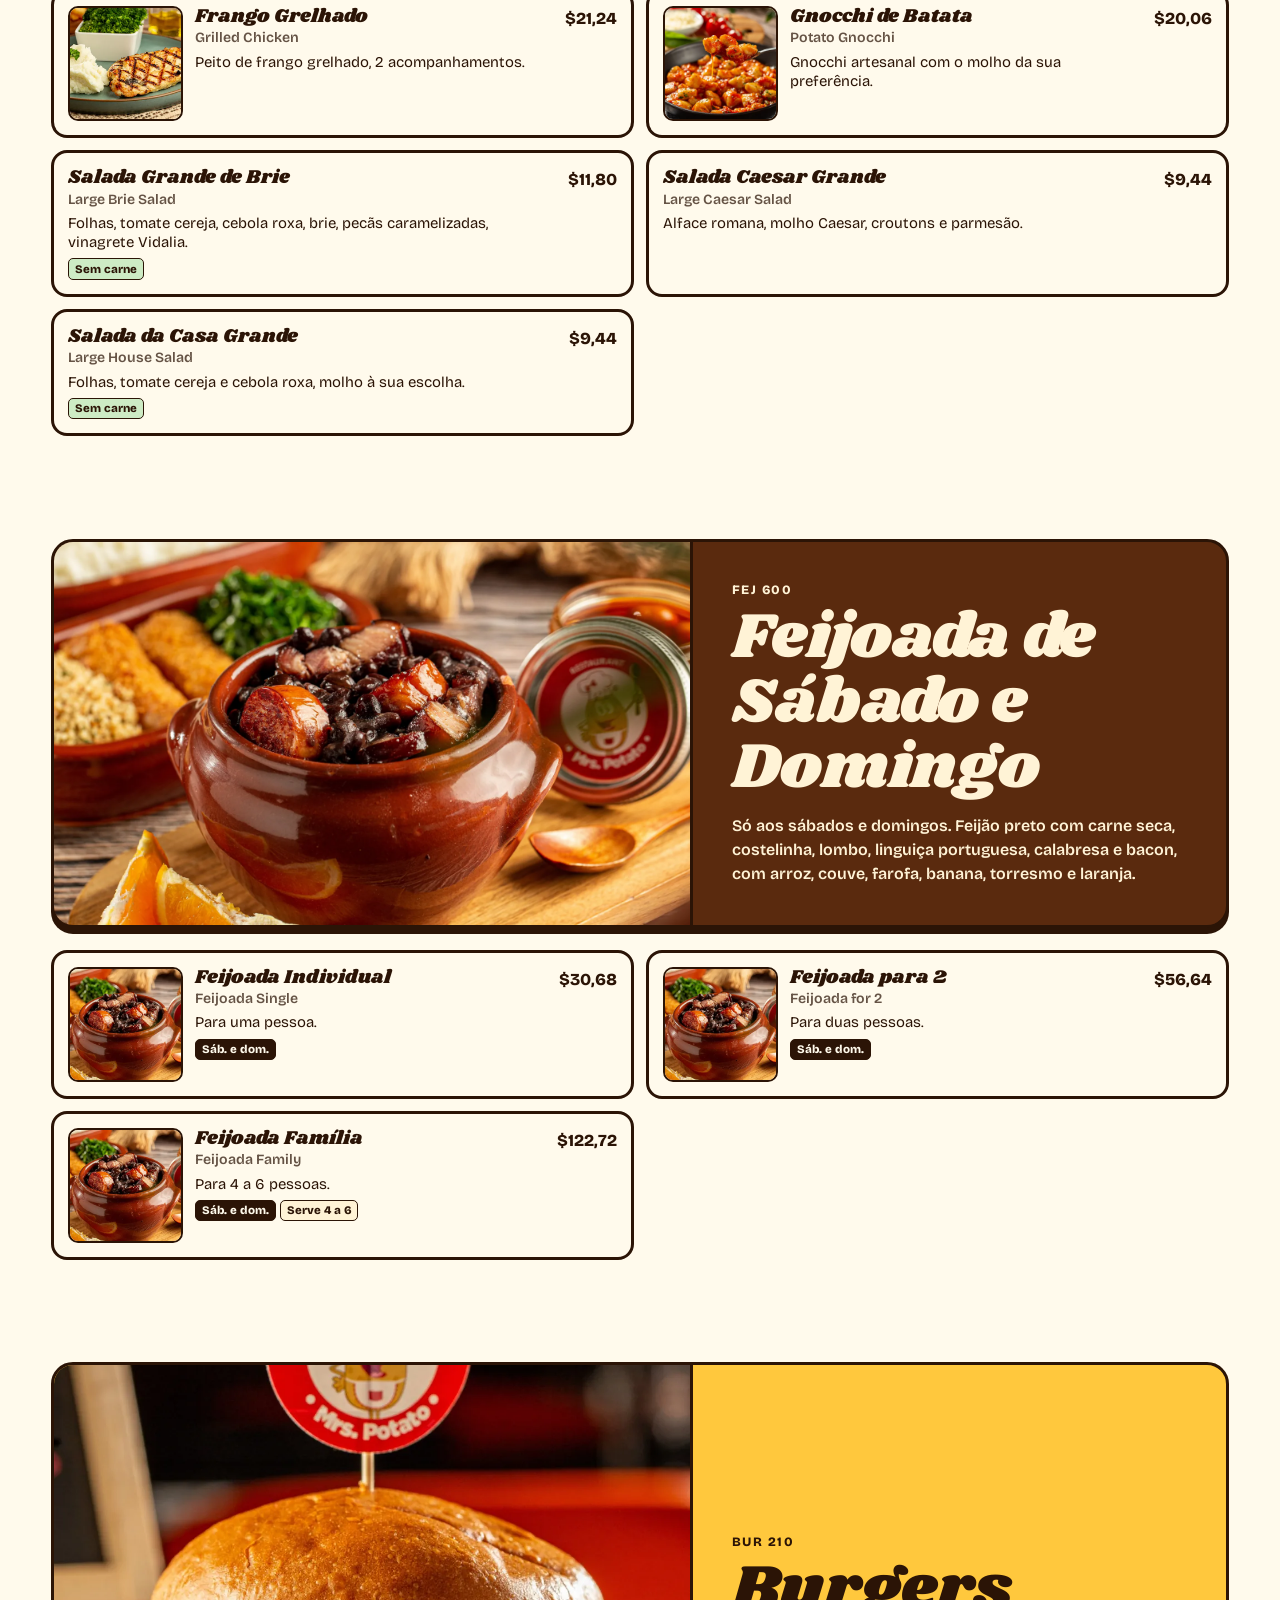
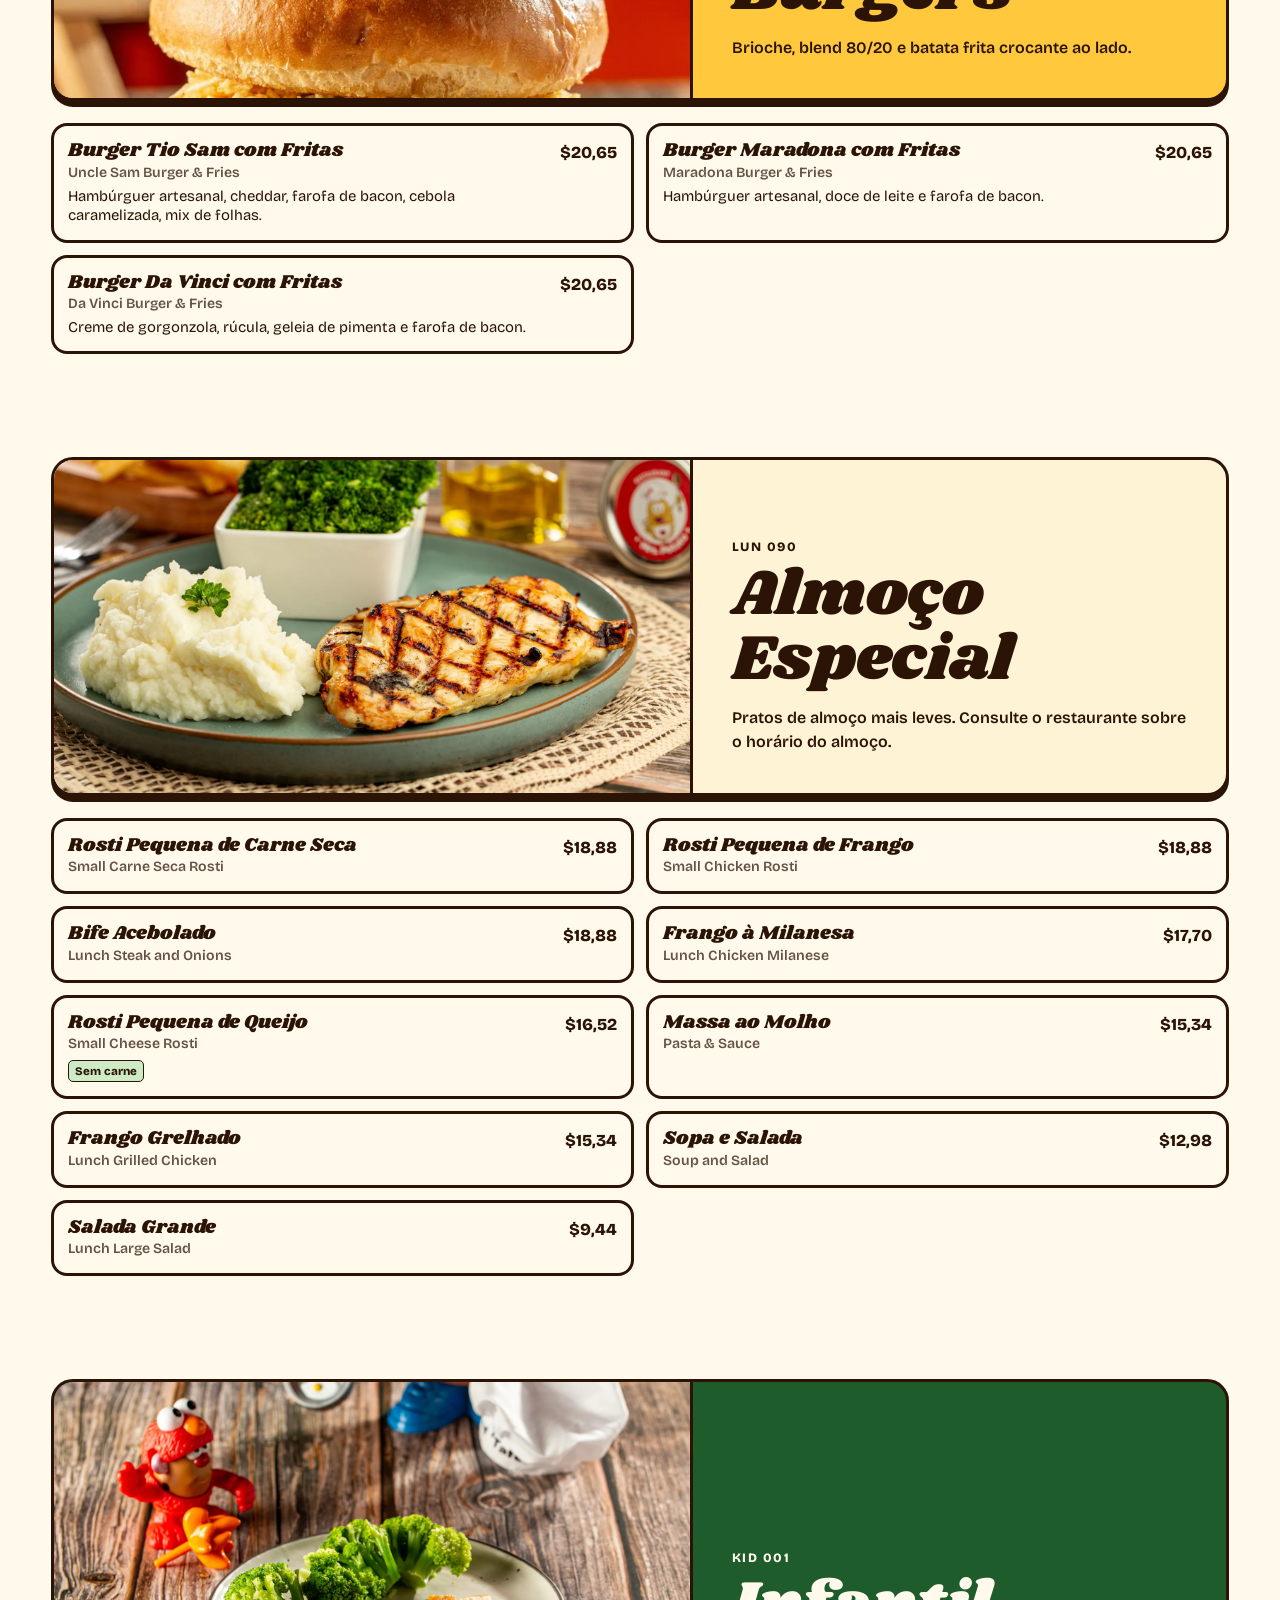
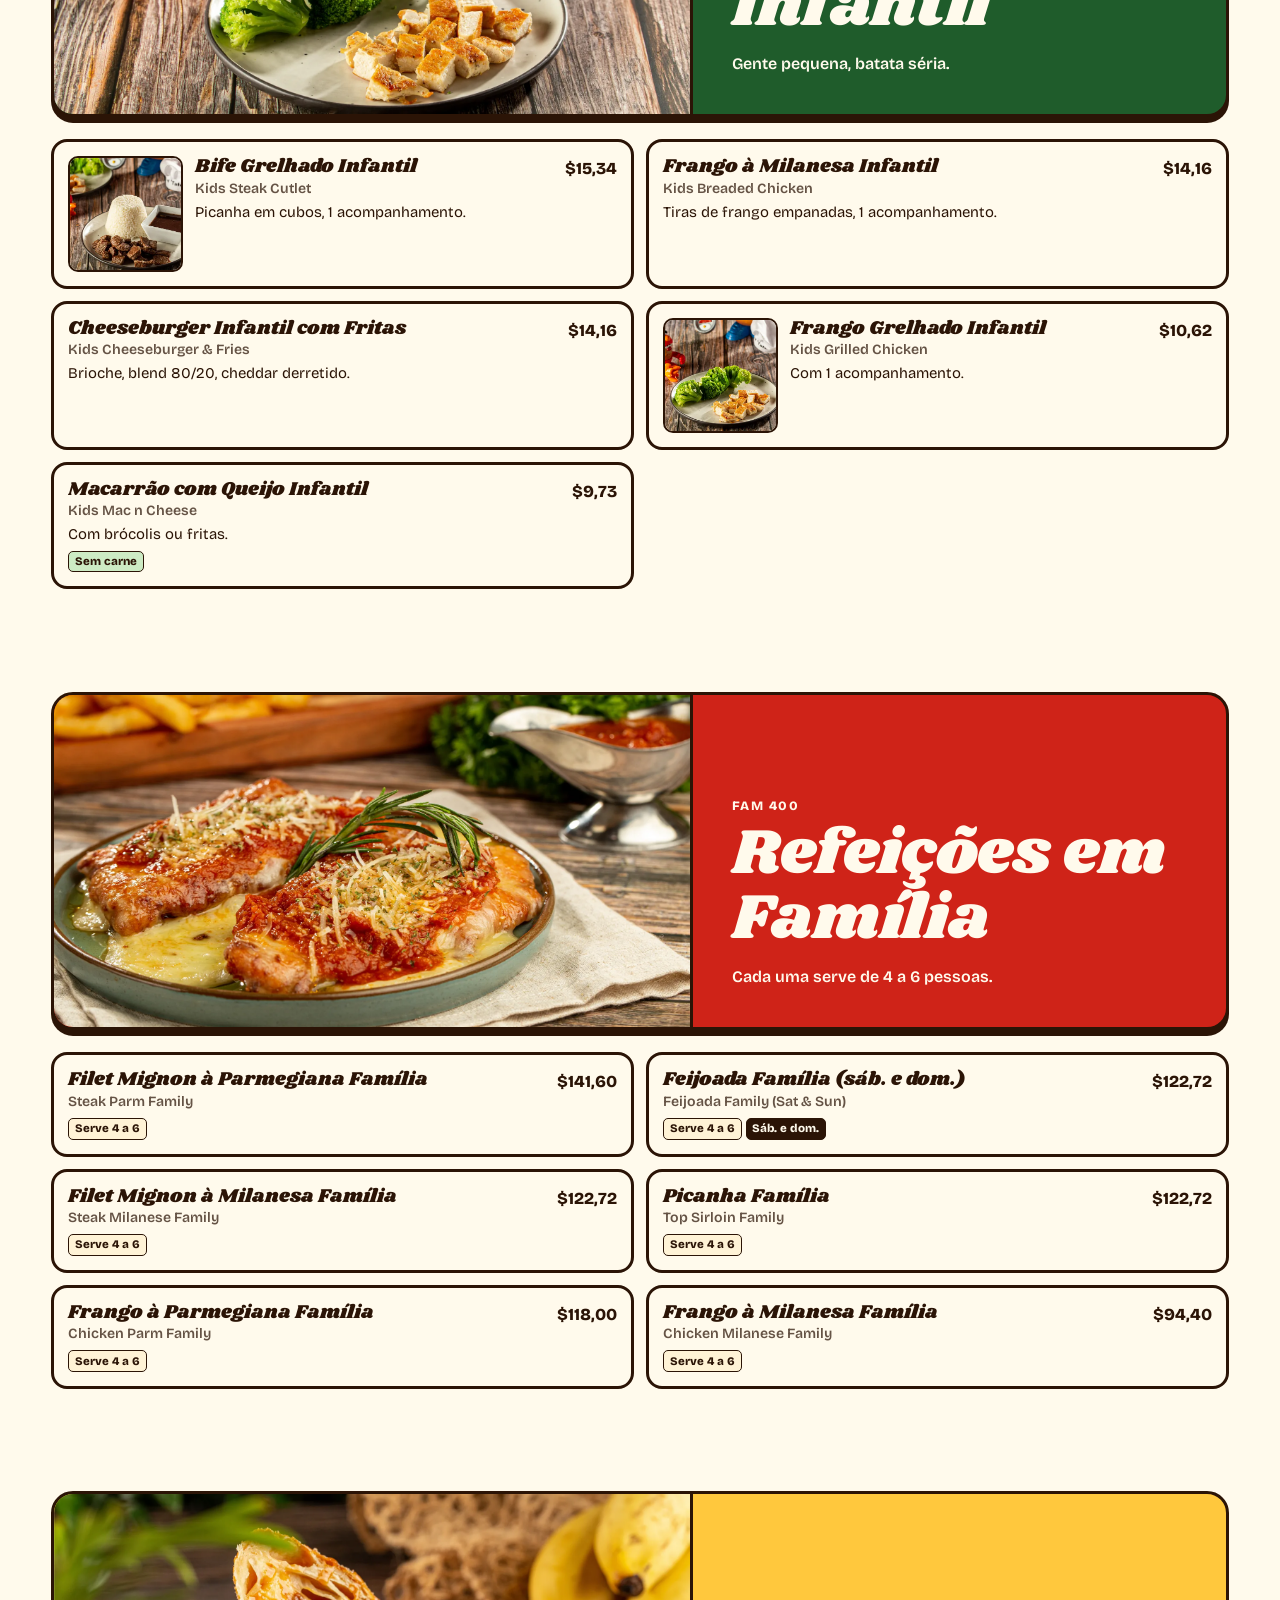
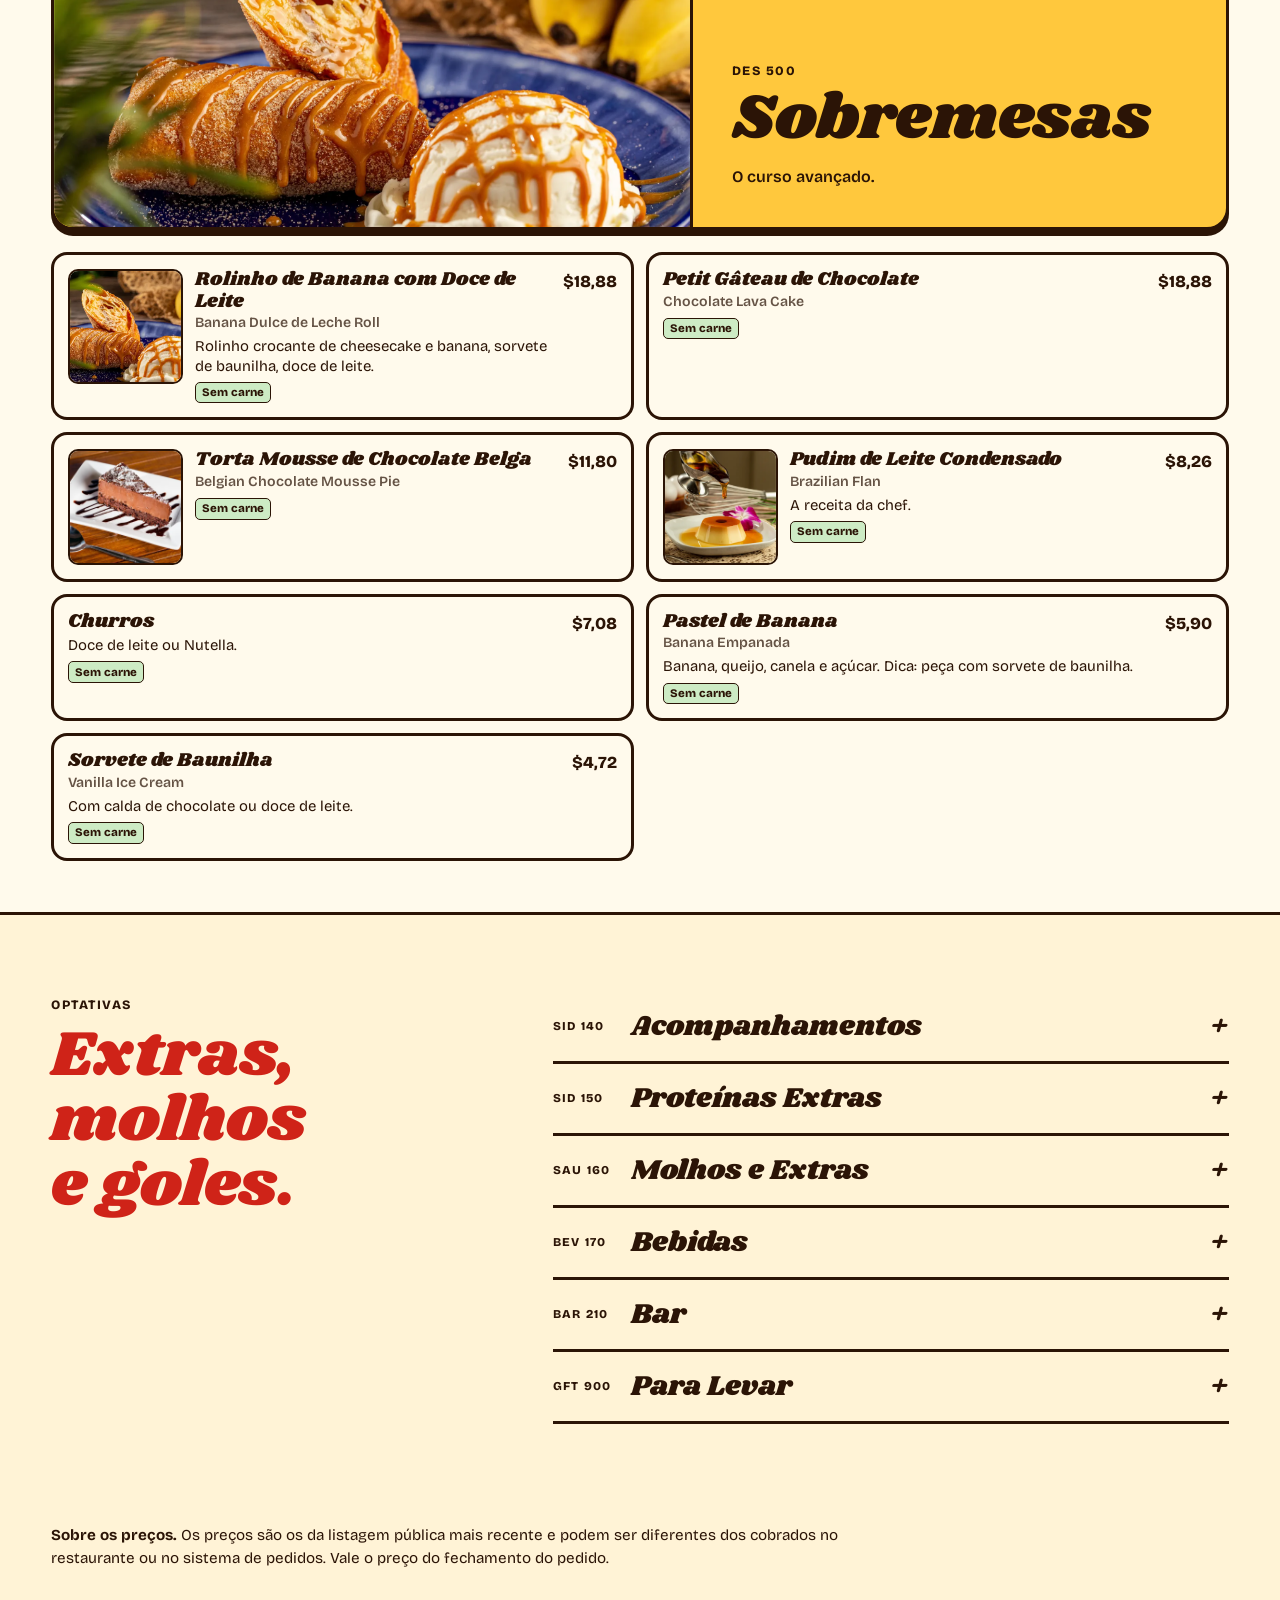
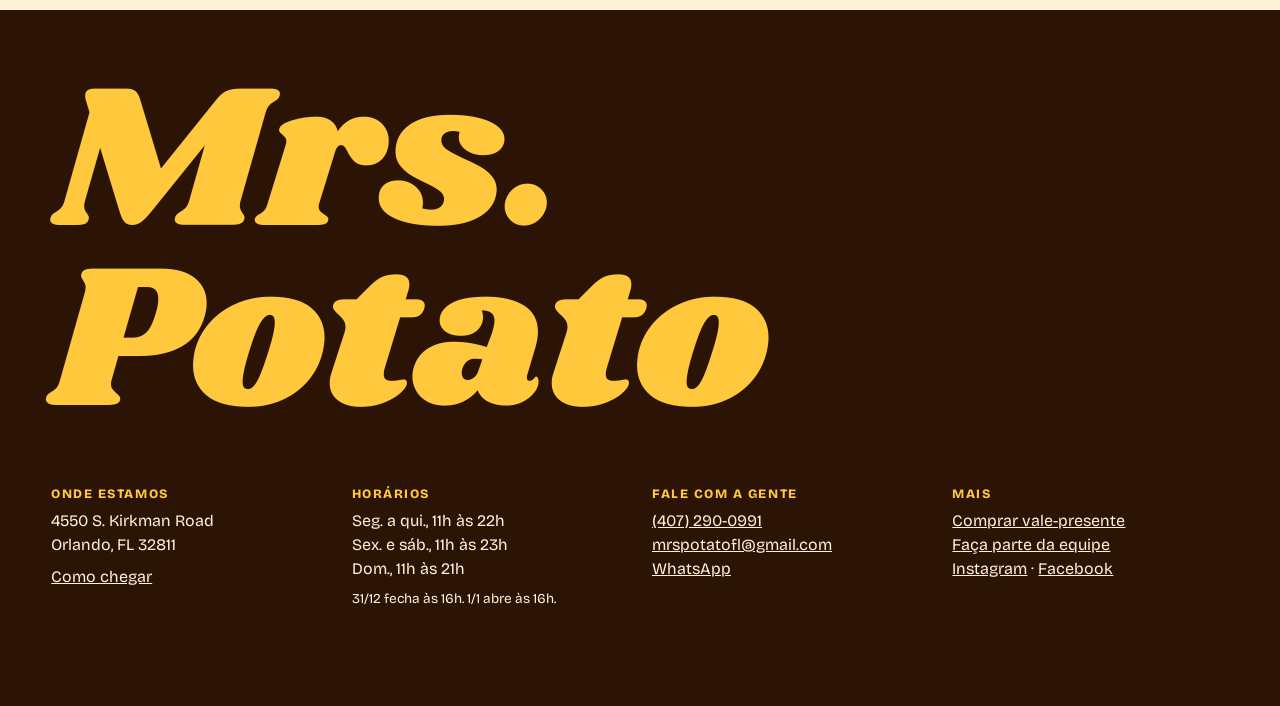
<file: pt/menu.html>
<!doctype html>
<html lang="pt-BR">
<head>
<meta charset="utf-8">
<meta name="viewport" content="width=device-width, initial-scale=1, viewport-fit=cover">
<meta name="robots" content="noindex">
<title>Cardápio | Mrs. Potato Orlando</title>
<meta name="description" content="O cardápio completo da Mrs. Potato: rosti recheada, batatas assadas gigantes, pastel, feijoada e mais, com pedido para retirada.">
<meta name="theme-color" content="#CF2318">
<link rel="icon" href="../img/favicon.png">
<link rel="alternate" hreflang="en" href="../menu.html">
<link rel="alternate" hreflang="pt-BR" href="menu.html">
<link rel="preload" href="../fonts/shrikhand-latin.woff2" as="font" type="font/woff2" crossorigin>
<link rel="stylesheet" href="../styles.css">
<script type="application/ld+json">{"@context":"https://schema.org","@type":"Restaurant","name":"Mrs. Potato Restaurant","servesCuisine":["Brazilian","Comfort Food"],"telephone":"+14072900991","email":"mrspotatofl@gmail.com","priceRange":"$$","acceptsReservations":true,"hasMenu":"https://mrspotato.hrpos.heartland.us/menu","address":{"@type":"PostalAddress","streetAddress":"4550 S. Kirkman Road","addressLocality":"Orlando","addressRegion":"FL","postalCode":"32811","addressCountry":"US"},"openingHoursSpecification":[{"@type":"OpeningHoursSpecification","dayOfWeek":["Monday","Tuesday","Wednesday","Thursday"],"opens":"11:00","closes":"22:00"},{"@type":"OpeningHoursSpecification","dayOfWeek":["Friday","Saturday"],"opens":"11:00","closes":"23:00"},{"@type":"OpeningHoursSpecification","dayOfWeek":"Sunday","opens":"11:00","closes":"21:00"}],"sameAs":["https://www.instagram.com/mrspotatoorlando/","https://www.facebook.com/mrspotatoorlando"]}</script>
</head>
<body data-page="menu" data-lang="pt" data-base="../">
<a class="skip" href="#main">Pular para o conteúdo</a>
<svg width="0" height="0" class="sprite" aria-hidden="true"><defs>
  <symbol id="c-bacon" viewBox="0 0 80 40"><path d="M4 12c12-10 20 8 34 0s22-8 38 2l-2 16c-14-8-24-8-36 0S14 22 4 30z" fill="#B5361C" stroke="#4A1E08" stroke-width="3"/><path d="M8 20c10-6 20 6 32 0s20-6 32 2" fill="none" stroke="#F6C9A0" stroke-width="4"/></symbol>
  <symbol id="c-cheese" viewBox="0 0 60 60"><path d="M6 22 34 6l20 18v26H6z" fill="#FFC83D" stroke="#4A1E08" stroke-width="3" stroke-linejoin="round"/><path d="M6 22h48" stroke="#4A1E08" stroke-width="3"/><circle cx="22" cy="36" r="5" fill="#E8A21E"/><circle cx="40" cy="42" r="3.5" fill="#E8A21E"/></symbol>
  <symbol id="c-onion" viewBox="0 0 60 60"><circle cx="30" cy="30" r="25" fill="none" stroke="#8B2A6B" stroke-width="7"/><circle cx="30" cy="30" r="14" fill="none" stroke="#C569A6" stroke-width="5"/></symbol>
  <symbol id="c-scallion" viewBox="0 0 60 60"><circle cx="30" cy="30" r="21" fill="#DDF0B8" stroke="#2F7D3B" stroke-width="8"/><circle cx="30" cy="30" r="8" fill="none" stroke="#2F7D3B" stroke-width="4"/></symbol>
  <symbol id="c-chicken" viewBox="0 0 80 50"><path d="M6 30c8-22 22-8 32-16s26-10 36 4c-6 18-20 8-30 18s-30 12-38-6z" fill="#F4D9A8" stroke="#4A1E08" stroke-width="3"/><path d="M18 30c8-6 14-2 22-8M38 34c8-6 14-4 22-12" fill="none" stroke="#C99A58" stroke-width="3"/></symbol>
  <symbol id="c-beef" viewBox="0 0 80 50"><path d="M6 26C12 8 30 12 42 8s26 2 32 14c-4 18-24 12-36 18S10 42 6 26z" fill="#6F2F16" stroke="#32140A" stroke-width="3"/><path d="M18 24c10-6 18 0 26-6M34 34c10-6 18-2 26-10" fill="none" stroke="#A85A34" stroke-width="3"/></symbol>
  <symbol id="c-shrimp" viewBox="0 0 70 60"><path d="M58 14C40 0 12 8 8 30c-2 14 10 26 24 24l2-10c-8 2-14-4-14-12 2-14 18-18 30-10z" fill="#F58A5E" stroke="#6B2A10" stroke-width="3" stroke-linejoin="round"/><path d="M22 16l6 12M36 10l2 12M12 34l12-2" stroke="#FFD2B8" stroke-width="3"/></symbol>
  <symbol id="c-broccoli" viewBox="0 0 60 60"><rect x="24" y="34" width="12" height="22" rx="4" fill="#A8C96A" stroke="#2C5A1E" stroke-width="3"/><circle cx="18" cy="26" r="13" fill="#3D8F3F" stroke="#2C5A1E" stroke-width="3"/><circle cx="42" cy="26" r="13" fill="#3D8F3F" stroke="#2C5A1E" stroke-width="3"/><circle cx="30" cy="16" r="13" fill="#4CA64D" stroke="#2C5A1E" stroke-width="3"/></symbol>
  <symbol id="c-sausage" viewBox="0 0 60 60"><circle cx="30" cy="30" r="24" fill="#B8421F" stroke="#4A1E08" stroke-width="3"/><circle cx="22" cy="24" r="4" fill="#F0B090"/><circle cx="38" cy="22" r="3" fill="#F0B090"/><circle cx="34" cy="38" r="5" fill="#F0B090"/><circle cx="20" cy="38" r="3" fill="#7E2A10"/></symbol>
  <symbol id="c-pepper" viewBox="0 0 70 40"><path d="M6 24C14 6 34 10 62 8c4 10 0 18-8 20-16 2-30 8-42 4-4-1-6-4-6-8z" fill="#3D9B45" stroke="#1F5526" stroke-width="3"/></symbol>
  <symbol id="c-mushroom" viewBox="0 0 60 60"><path d="M6 28C8 8 52 8 54 28c0 4-48 4-48 0z" fill="#C9A27A" stroke="#4A2A10" stroke-width="3"/><path d="M22 32h16l3 18c-6 6-16 6-22 0z" fill="#F3E4CC" stroke="#4A2A10" stroke-width="3"/></symbol>
  <symbol id="c-cream" viewBox="0 0 70 60"><path d="M10 40c-8-8 0-20 10-18 2-12 20-16 28-6 12-2 18 12 12 20 4 12-10 18-18 12-10 8-30 4-32-8z" fill="#FFFAEC" stroke="#8A6A3C" stroke-width="3"/></symbol>
  <symbol id="i-arrow" viewBox="0 0 24 24"><path d="M4 12h15M13 6l6 6-6 6" fill="none" stroke="currentColor" stroke-width="3" stroke-linecap="round" stroke-linejoin="round"/></symbol>
</defs></svg>
<header class="top" id="top">
  <a class="brand" href="../pt/index.html" aria-label="Mrs. Potato">
    <img src="../img/logo-s.webp" width="56" height="56" alt="">
    <span>Mrs. Potato</span>
  </a>
  <nav class="nav" aria-label="Principal">
    <a href="index.html">O Instituto</a><a href="menu.html" aria-current="page">Cardápio</a><a href="story.html">Nossa História</a><a href="gallery.html">Galeria</a><a href="visit.html">Visite</a>
  </nav>
  <div class="top-act">
    <a class="lang" href="../menu.html" hreflang="en" aria-label="View in English">EN</a>
    <a class="btn sm ghost" href="visit.html#reserve">Reservar</a>
    <a class="btn sm" href="https://mrspotato.hrpos.heartland.us/menu" target="_blank" rel="noopener">Pedir retirada</a>
    <button class="burger" aria-label="Abrir menu" aria-expanded="false" aria-controls="drawer"><i></i><i></i></button>
  </div>
</header>
<div class="drawer" id="drawer" hidden>
  <a href="index.html">O Instituto</a><a href="menu.html">Cardápio</a><a href="story.html">Nossa História</a><a href="gallery.html">Galeria</a><a href="visit.html">Visite</a>
</div>
<div class="roller" aria-hidden="true"><img src="../img/logo-s.webp" alt="" width="52" height="52"></div>
<main id="main">

<section class="m-hero">
  <div class="m-hero-t">
    <span class="stamp ">Catálogo de cursos</span>
    <h1>Escolha sua<br>faculdade.</h1>
    <p>Vinte departamentos, uma obsessão. Toque em qualquer prato para ver os detalhes e peça retirada pelo sistema do próprio restaurante.</p>
    <div class="cta "><a class="btn" href="https://mrspotato.hrpos.heartland.us/menu" target="_blank" rel="noopener">Pedir retirada<svg width="20" height="20"><use href="#i-arrow"/></svg></a><a class="btn alt" href="visit.html#reserve">Reservar mesa</a></div>
  </div>
  <img class="m-hero-rosti" src="../img/cut-rosti-lattice.webp" alt="Batata rosti com treliça de creme" width="620" height="620">
</section>
<div class="m-bar" id="mbar">
  <div class="m-tools">
    <label class="search"><span class="sr">Buscar no cardápio</span><input id="q" type="search" placeholder="Busque: camarão, catupiry, picanha..." autocomplete="off"></label>
    <div class="filters" role="group" aria-label="Filtrar">
      <button class="chip on" data-filter="all" aria-pressed="true">Tudo</button>
      <button class="chip" data-filter="guy" aria-pressed="false">Favorita do Guy Fieri</button>
      <button class="chip" data-filter="meatless" aria-pressed="false">Sem carne</button>
      <button class="chip" data-filter="seafood" aria-pressed="false">Frutos do mar</button>
      <button class="chip" data-filter="feeds" aria-pressed="false">Serve 4 a 6</button>
    </div>
  </div>
  <nav class="dept-nav" aria-label="Departamentos"><a href="#rosti">Batata Rosti</a><a href="#baked">Batata Assada</a><a href="#small">Rosti Pequena e Salada</a><a href="#pastel">Pastel</a><a href="#starters">Aperitivos</a><a href="#soups">Sopas</a><a href="#meals">Pratos</a><a href="#feijoada">Feijoada de Sábado e Domingo</a><a href="#burgers">Burgers</a><a href="#lunch">Almoço Especial</a><a href="#kids">Infantil</a><a href="#family">Refeições em Família</a><a href="#desserts">Sobremesas</a><a href="#electives">Extras e bebidas</a></nav>
</div>
<p class="m-count" aria-live="polite"><span id="mcount"></span></p>
<p class="m-none" id="mnone" hidden>Nada por aqui. Tente outra palavra ou pergunte à cozinha.</p>
<div class="m-list"><section class="dept tone-red" id="rosti" data-dept-id="rosti">
    <header class="dept-h">
      <div class="dept-pic"><img loading="lazy" src="../img/rosti-pull.webp" alt=""></div>
      <div class="dept-txt"><span class="code">ROS 101</span><h2>Batata Rosti</h2><p>O prato assinatura. Um clássico suíço, recheado do jeito brasileiro.</p></div>
    </header>
    <div class="dishes"><article class="dish has-img" data-tags="guy" data-q="carne seca rosti rosti de carne seca brazilian cured beef and cream cheese. carne seca e cream cheese." data-name="Rosti de Carne Seca" data-desc="Carne seca e cream cheese." data-price="$23.60" data-img="rosti-cut" data-dept="Batata Rosti" data-lab="carne-seca" data-format="rosti">
      <button class="dish-b" type="button" aria-haspopup="dialog">
        <span class="dish-img"><img loading="lazy" src="../img/rosti-cut-s.webp" alt="Rosti de Carne Seca"></span>
        <span class="dish-t"><strong>Rosti de Carne Seca</strong><em lang="en">Carne Seca Rosti</em><span class="dish-d">Carne seca e cream cheese.</span>
        <span class="tags"><i class="tag t-guy">Favorita do Guy Fieri</i></span></span>
        <span class="dish-p">$23.60</span>
      </button>
    </article><article class="dish" data-tags="" data-q="chicken catupiry rosti rosti de frango com catupiry pulled chicken and brazilian catupiry cheese. frango desfiado e catupiry." data-name="Rosti de Frango com Catupiry" data-desc="Frango desfiado e Catupiry." data-price="$23.60" data-img="rosti-pull" data-dept="Batata Rosti" data-lab="catupiry" data-format="rosti">
      <button class="dish-b" type="button" aria-haspopup="dialog">
        
        <span class="dish-t"><strong>Rosti de Frango com Catupiry</strong><em lang="en">Chicken Catupiry Rosti</em><span class="dish-d">Frango desfiado e Catupiry.</span>
        </span>
        <span class="dish-p">$23.60</span>
      </button>
    </article><article class="dish has-img" data-tags="seafood" data-q="shrimp rosti rosti de camarão shrimp, cream cheese, mozzarella and provolone. camarão, cream cheese, mussarela e provolone." data-name="Rosti de Camarão" data-desc="Camarão, cream cheese, mussarela e provolone." data-price="$23.60" data-img="rosti-shrimp-bite" data-dept="Batata Rosti" data-lab="shrimp" data-format="rosti">
      <button class="dish-b" type="button" aria-haspopup="dialog">
        <span class="dish-img"><img loading="lazy" src="../img/rosti-shrimp-bite-s.webp" alt="Rosti de Camarão"></span>
        <span class="dish-t"><strong>Rosti de Camarão</strong><em lang="en">Shrimp Rosti</em><span class="dish-d">Camarão, cream cheese, mussarela e provolone.</span>
        <span class="tags"><i class="tag t-seafood">Frutos do mar</i></span></span>
        <span class="dish-p">$23.60</span>
      </button>
    </article><article class="dish" data-tags="" data-q="bacon rosti rosti de bacon bacon, mozzarella, provolone and red onions. bacon, mussarela, provolone e cebola roxa." data-name="Rosti de Bacon" data-desc="Bacon, mussarela, provolone e cebola roxa." data-price="$22.42" data-img="rosti-pull" data-dept="Batata Rosti" data-lab="bacon" data-format="rosti">
      <button class="dish-b" type="button" aria-haspopup="dialog">
        
        <span class="dish-t"><strong>Rosti de Bacon</strong><em lang="en">Bacon Rosti</em><span class="dish-d">Bacon, mussarela, provolone e cebola roxa.</span>
        </span>
        <span class="dish-p">$22.42</span>
      </button>
    </article><article class="dish" data-tags="" data-q="calabresa sausage rosti rosti de calabresa brazilian sausage, mozzarella, provolone and red onions. calabresa, mussarela, provolone e cebola roxa." data-name="Rosti de Calabresa" data-desc="Calabresa, mussarela, provolone e cebola roxa." data-price="$22.42" data-img="rosti-pull" data-dept="Batata Rosti" data-lab="calabresa" data-format="rosti">
      <button class="dish-b" type="button" aria-haspopup="dialog">
        
        <span class="dish-t"><strong>Rosti de Calabresa</strong><em lang="en">Calabresa Sausage Rosti</em><span class="dish-d">Calabresa, mussarela, provolone e cebola roxa.</span>
        </span>
        <span class="dish-p">$22.42</span>
      </button>
    </article><article class="dish" data-tags="" data-q="philly cheese steak rosti rosti philly cheese steak philly filling. peppers and onions cannot be left out. recheio philly. pimentões e cebola não podem ser retirados." data-name="Rosti Philly Cheese Steak" data-desc="Recheio Philly. Pimentões e cebola não podem ser retirados." data-price="$22.42" data-img="rosti-pull" data-dept="Batata Rosti" data-lab="philly" data-format="rosti">
      <button class="dish-b" type="button" aria-haspopup="dialog">
        
        <span class="dish-t"><strong>Rosti Philly Cheese Steak</strong><em lang="en">Philly Cheese Steak Rosti</em><span class="dish-d">Recheio Philly. Pimentões e cebola não podem ser retirados.</span>
        </span>
        <span class="dish-p">$22.42</span>
      </button>
    </article><article class="dish" data-tags="" data-q="chicken bacon & ranch rosti rosti de frango, bacon e ranch seasoned pulled chicken, bacon and ranch sauce. frango desfiado temperado, bacon e molho ranch." data-name="Rosti de Frango, Bacon e Ranch" data-desc="Frango desfiado temperado, bacon e molho ranch." data-price="$21.24" data-img="rosti-pull" data-dept="Batata Rosti" data-lab="cbr" data-format="rosti">
      <button class="dish-b" type="button" aria-haspopup="dialog">
        
        <span class="dish-t"><strong>Rosti de Frango, Bacon e Ranch</strong><em lang="en">Chicken Bacon & Ranch Rosti</em><span class="dish-d">Frango desfiado temperado, bacon e molho ranch.</span>
        </span>
        <span class="dish-p">$21.24</span>
      </button>
    </article><article class="dish" data-tags="meatless" data-q="four cheese rosti rosti quatro queijos mozzarella, provolone, cheddar and cream cheese. mussarela, provolone, cheddar e cream cheese." data-name="Rosti Quatro Queijos" data-desc="Mussarela, provolone, cheddar e cream cheese." data-price="$21.24" data-img="rosti-pull" data-dept="Batata Rosti" data-lab="four-cheese" data-format="rosti">
      <button class="dish-b" type="button" aria-haspopup="dialog">
        
        <span class="dish-t"><strong>Rosti Quatro Queijos</strong><em lang="en">Four Cheese Rosti</em><span class="dish-d">Mussarela, provolone, cheddar e cream cheese.</span>
        <span class="tags"><i class="tag t-meatless">Sem carne</i></span></span>
        <span class="dish-p">$21.24</span>
      </button>
    </article><article class="dish" data-tags="" data-q="loaded rosti rosti loaded sour cream, cheddar, bacon and green onions. sour cream, cheddar, bacon e cebolinha." data-name="Rosti Loaded" data-desc="Sour cream, cheddar, bacon e cebolinha." data-price="$21.24" data-img="rosti-pull" data-dept="Batata Rosti" data-lab="loaded" data-format="rosti">
      <button class="dish-b" type="button" aria-haspopup="dialog">
        
        <span class="dish-t"><strong>Rosti Loaded</strong><em lang="en">Loaded Rosti</em><span class="dish-d">Sour cream, cheddar, bacon e cebolinha.</span>
        </span>
        <span class="dish-p">$21.24</span>
      </button>
    </article><article class="dish" data-tags="meatless" data-q="broccoli & cheddar rosti rosti de brócolis e cheddar broccoli florets and cheddar. brócolis e cheddar." data-name="Rosti de Brócolis e Cheddar" data-desc="Brócolis e cheddar." data-price="$20.06" data-img="rosti-pull" data-dept="Batata Rosti" data-lab="broccoli" data-format="rosti">
      <button class="dish-b" type="button" aria-haspopup="dialog">
        
        <span class="dish-t"><strong>Rosti de Brócolis e Cheddar</strong><em lang="en">Broccoli & Cheddar Rosti</em><span class="dish-d">Brócolis e cheddar.</span>
        <span class="tags"><i class="tag t-meatless">Sem carne</i></span></span>
        <span class="dish-p">$20.06</span>
      </button>
    </article></div>
  </section><section class="dept tone-butter" id="baked" data-dept-id="baked">
    <header class="dept-h">
      <div class="dept-pic"><img loading="lazy" src="../img/baked-hero.webp" alt=""></div>
      <div class="dept-txt"><span class="code">BAK 201</span><h2>Batata Assada</h2><p>Batatas Idaho gigantes, casca salgada e miolo macio, finalizadas com manteiga de alho.</p></div>
    </header>
    <div class="dishes"><article class="dish" data-tags="" data-q="filet mignon stroganoff baked assada com strogonoff de filé filet mignon strips and mushrooms in a creamy sauce. tiras de filé mignon e cogumelos em molho cremoso." data-name="Assada com Strogonoff de Filé" data-desc="Tiras de filé mignon e cogumelos em molho cremoso." data-price="$23.60" data-img="baked-hero" data-dept="Batata Assada" data-lab="filet" data-format="baked">
      <button class="dish-b" type="button" aria-haspopup="dialog">
        
        <span class="dish-t"><strong>Assada com Strogonoff de Filé</strong><em lang="en">Filet Mignon Stroganoff Baked</em><span class="dish-d">Tiras de filé mignon e cogumelos em molho cremoso.</span>
        </span>
        <span class="dish-p">$23.60</span>
      </button>
    </article><article class="dish" data-tags="guy" data-q="carne seca baked assada com carne seca butter, brazilian cured beef and cream cheese. manteiga, carne seca e cream cheese." data-name="Assada com Carne Seca" data-desc="Manteiga, carne seca e cream cheese." data-price="$22.42" data-img="baked-hero" data-dept="Batata Assada" data-lab="carne-seca" data-format="baked">
      <button class="dish-b" type="button" aria-haspopup="dialog">
        
        <span class="dish-t"><strong>Assada com Carne Seca</strong><em lang="en">Carne Seca Baked</em><span class="dish-d">Manteiga, carne seca e cream cheese.</span>
        <span class="tags"><i class="tag t-guy">Favorita do Guy Fieri</i></span></span>
        <span class="dish-p">$22.42</span>
      </button>
    </article><article class="dish" data-tags="guy" data-q="chicken catupiry baked assada com frango e catupiry seasoned pulled chicken and catupiry cheese. frango desfiado temperado e catupiry." data-name="Assada com Frango e Catupiry" data-desc="Frango desfiado temperado e Catupiry." data-price="$22.42" data-img="baked-hero" data-dept="Batata Assada" data-lab="catupiry" data-format="baked">
      <button class="dish-b" type="button" aria-haspopup="dialog">
        
        <span class="dish-t"><strong>Assada com Frango e Catupiry</strong><em lang="en">Chicken Catupiry Baked</em><span class="dish-d">Frango desfiado temperado e Catupiry.</span>
        <span class="tags"><i class="tag t-guy">Favorita do Guy Fieri</i></span></span>
        <span class="dish-p">$22.42</span>
      </button>
    </article><article class="dish has-img" data-tags="seafood" data-q="shrimp baked assada com camarão butter, shrimp, cream cheese, mozzarella and provolone. manteiga, camarão, cream cheese, mussarela e provolone." data-name="Assada com Camarão" data-desc="Manteiga, camarão, cream cheese, mussarela e provolone." data-price="$22.42" data-img="baked-shrimp" data-dept="Batata Assada" data-lab="shrimp" data-format="baked">
      <button class="dish-b" type="button" aria-haspopup="dialog">
        <span class="dish-img"><img loading="lazy" src="../img/baked-shrimp-s.webp" alt="Assada com Camarão"></span>
        <span class="dish-t"><strong>Assada com Camarão</strong><em lang="en">Shrimp Baked</em><span class="dish-d">Manteiga, camarão, cream cheese, mussarela e provolone.</span>
        <span class="tags"><i class="tag t-seafood">Frutos do mar</i></span></span>
        <span class="dish-p">$22.42</span>
      </button>
    </article><article class="dish has-img" data-tags="" data-q="bacon baked assada com bacon butter, bacon, mozzarella, provolone and red onions. manteiga, bacon, mussarela, provolone e cebola roxa." data-name="Assada com Bacon" data-desc="Manteiga, bacon, mussarela, provolone e cebola roxa." data-price="$21.24" data-img="baked-bacon-pull" data-dept="Batata Assada" data-lab="bacon" data-format="baked">
      <button class="dish-b" type="button" aria-haspopup="dialog">
        <span class="dish-img"><img loading="lazy" src="../img/baked-bacon-pull-s.webp" alt="Assada com Bacon"></span>
        <span class="dish-t"><strong>Assada com Bacon</strong><em lang="en">Bacon Baked</em><span class="dish-d">Manteiga, bacon, mussarela, provolone e cebola roxa.</span>
        </span>
        <span class="dish-p">$21.24</span>
      </button>
    </article><article class="dish" data-tags="" data-q="calabresa sausage baked assada com calabresa butter, brazilian sausage, mozzarella, provolone and red onions. manteiga, calabresa, mussarela, provolone e cebola roxa." data-name="Assada com Calabresa" data-desc="Manteiga, calabresa, mussarela, provolone e cebola roxa." data-price="$21.24" data-img="baked-hero" data-dept="Batata Assada" data-lab="calabresa" data-format="baked">
      <button class="dish-b" type="button" aria-haspopup="dialog">
        
        <span class="dish-t"><strong>Assada com Calabresa</strong><em lang="en">Calabresa Sausage Baked</em><span class="dish-d">Manteiga, calabresa, mussarela, provolone e cebola roxa.</span>
        </span>
        <span class="dish-p">$21.24</span>
      </button>
    </article><article class="dish" data-tags="" data-q="philly cheese steak baked assada philly cheese steak butter, philly steak, bell peppers, onions, mozzarella and provolone. manteiga, carne philly, pimentões, cebola, mussarela e provolone." data-name="Assada Philly Cheese Steak" data-desc="Manteiga, carne Philly, pimentões, cebola, mussarela e provolone." data-price="$21.24" data-img="baked-hero" data-dept="Batata Assada" data-lab="philly" data-format="baked">
      <button class="dish-b" type="button" aria-haspopup="dialog">
        
        <span class="dish-t"><strong>Assada Philly Cheese Steak</strong><em lang="en">Philly Cheese Steak Baked</em><span class="dish-d">Manteiga, carne Philly, pimentões, cebola, mussarela e provolone.</span>
        </span>
        <span class="dish-p">$21.24</span>
      </button>
    </article><article class="dish" data-tags="" data-q="chicken stroganoff baked assada com strogonoff de frango chicken strips and mushrooms in a creamy sauce. tiras de frango e cogumelos em molho cremoso." data-name="Assada com Strogonoff de Frango" data-desc="Tiras de frango e cogumelos em molho cremoso." data-price="$21.24" data-img="baked-hero" data-dept="Batata Assada" data-lab="chicken-strog" data-format="baked">
      <button class="dish-b" type="button" aria-haspopup="dialog">
        
        <span class="dish-t"><strong>Assada com Strogonoff de Frango</strong><em lang="en">Chicken Stroganoff Baked</em><span class="dish-d">Tiras de frango e cogumelos em molho cremoso.</span>
        </span>
        <span class="dish-p">$21.24</span>
      </button>
    </article><article class="dish" data-tags="" data-q="chicken bacon & ranch baked assada com frango, bacon e ranch butter, pulled chicken, bacon and ranch sauce. manteiga, frango desfiado, bacon e molho ranch." data-name="Assada com Frango, Bacon e Ranch" data-desc="Manteiga, frango desfiado, bacon e molho ranch." data-price="$20.06" data-img="baked-hero" data-dept="Batata Assada" data-lab="cbr" data-format="baked">
      <button class="dish-b" type="button" aria-haspopup="dialog">
        
        <span class="dish-t"><strong>Assada com Frango, Bacon e Ranch</strong><em lang="en">Chicken Bacon & Ranch Baked</em><span class="dish-d">Manteiga, frango desfiado, bacon e molho ranch.</span>
        </span>
        <span class="dish-p">$20.06</span>
      </button>
    </article><article class="dish" data-tags="meatless" data-q="four cheese baked assada quatro queijos butter, mozzarella, provolone, cheddar and cream cheese. manteiga, mussarela, provolone, cheddar e cream cheese." data-name="Assada Quatro Queijos" data-desc="Manteiga, mussarela, provolone, cheddar e cream cheese." data-price="$20.06" data-img="baked-hero" data-dept="Batata Assada" data-lab="four-cheese" data-format="baked">
      <button class="dish-b" type="button" aria-haspopup="dialog">
        
        <span class="dish-t"><strong>Assada Quatro Queijos</strong><em lang="en">Four Cheese Baked</em><span class="dish-d">Manteiga, mussarela, provolone, cheddar e cream cheese.</span>
        <span class="tags"><i class="tag t-meatless">Sem carne</i></span></span>
        <span class="dish-p">$20.06</span>
      </button>
    </article><article class="dish has-img" data-tags="" data-q="loaded baked assada loaded butter, sour cream, cheddar, bacon and green onions. manteiga, sour cream, cheddar, bacon e cebolinha." data-name="Assada Loaded" data-desc="Manteiga, sour cream, cheddar, bacon e cebolinha." data-price="$20.06" data-img="baked-loaded" data-dept="Batata Assada" data-lab="loaded" data-format="baked">
      <button class="dish-b" type="button" aria-haspopup="dialog">
        <span class="dish-img"><img loading="lazy" src="../img/baked-loaded-s.webp" alt="Assada Loaded"></span>
        <span class="dish-t"><strong>Assada Loaded</strong><em lang="en">Loaded Baked</em><span class="dish-d">Manteiga, sour cream, cheddar, bacon e cebolinha.</span>
        </span>
        <span class="dish-p">$20.06</span>
      </button>
    </article><article class="dish" data-tags="meatless" data-q="broccoli & cheddar baked assada com brócolis e cheddar butter, broccoli florets and cheddar. manteiga, brócolis e cheddar." data-name="Assada com Brócolis e Cheddar" data-desc="Manteiga, brócolis e cheddar." data-price="$18.88" data-img="baked-hero" data-dept="Batata Assada" data-lab="broccoli" data-format="baked">
      <button class="dish-b" type="button" aria-haspopup="dialog">
        
        <span class="dish-t"><strong>Assada com Brócolis e Cheddar</strong><em lang="en">Broccoli & Cheddar Baked</em><span class="dish-d">Manteiga, brócolis e cheddar.</span>
        <span class="tags"><i class="tag t-meatless">Sem carne</i></span></span>
        <span class="dish-p">$18.88</span>
      </button>
    </article></div>
  </section><section class="dept tone-green" id="small" data-dept-id="small">
    <header class="dept-h">
      <div class="dept-pic"><img loading="lazy" src="../img/rosti-plain.webp" alt=""></div>
      <div class="dept-txt"><span class="code">ROS 050</span><h2>Rosti Pequena e Salada</h2><p>A rosti menor, para quem quer deixar espaço para a sobremesa.</p></div>
    </header>
    <div class="dishes"><article class="dish" data-tags="" data-q="small bacon rosti rosti pequena de bacon  " data-name="Rosti Pequena de Bacon" data-desc="" data-price="$21.24" data-img="rosti-plain" data-dept="Rosti Pequena e Salada">
      <button class="dish-b" type="button" aria-haspopup="dialog">
        
        <span class="dish-t"><strong>Rosti Pequena de Bacon</strong><em lang="en">Small Bacon Rosti</em>
        </span>
        <span class="dish-p">$21.24</span>
      </button>
    </article><article class="dish" data-tags="" data-q="small carne seca rosti rosti pequena de carne seca  " data-name="Rosti Pequena de Carne Seca" data-desc="" data-price="$21.24" data-img="rosti-plain" data-dept="Rosti Pequena e Salada">
      <button class="dish-b" type="button" aria-haspopup="dialog">
        
        <span class="dish-t"><strong>Rosti Pequena de Carne Seca</strong><em lang="en">Small Carne Seca Rosti</em>
        </span>
        <span class="dish-p">$21.24</span>
      </button>
    </article><article class="dish" data-tags="" data-q="small chicken rosti rosti pequena de frango  " data-name="Rosti Pequena de Frango" data-desc="" data-price="$21.24" data-img="rosti-plain" data-dept="Rosti Pequena e Salada">
      <button class="dish-b" type="button" aria-haspopup="dialog">
        
        <span class="dish-t"><strong>Rosti Pequena de Frango</strong><em lang="en">Small Chicken Rosti</em>
        </span>
        <span class="dish-p">$21.24</span>
      </button>
    </article><article class="dish" data-tags="seafood" data-q="small shrimp rosti rosti pequena de camarão  " data-name="Rosti Pequena de Camarão" data-desc="" data-price="$21.24" data-img="rosti-plain" data-dept="Rosti Pequena e Salada">
      <button class="dish-b" type="button" aria-haspopup="dialog">
        
        <span class="dish-t"><strong>Rosti Pequena de Camarão</strong><em lang="en">Small Shrimp Rosti</em>
        <span class="tags"><i class="tag t-seafood">Frutos do mar</i></span></span>
        <span class="dish-p">$21.24</span>
      </button>
    </article><article class="dish" data-tags="" data-q="small calabresa rosti rosti pequena de calabresa  " data-name="Rosti Pequena de Calabresa" data-desc="" data-price="$20.06" data-img="rosti-plain" data-dept="Rosti Pequena e Salada">
      <button class="dish-b" type="button" aria-haspopup="dialog">
        
        <span class="dish-t"><strong>Rosti Pequena de Calabresa</strong><em lang="en">Small Calabresa Rosti</em>
        </span>
        <span class="dish-p">$20.06</span>
      </button>
    </article><article class="dish" data-tags="" data-q="small chicken bacon ranch rosti rosti pequena de frango, bacon e ranch  " data-name="Rosti Pequena de Frango, Bacon e Ranch" data-desc="" data-price="$20.06" data-img="rosti-plain" data-dept="Rosti Pequena e Salada">
      <button class="dish-b" type="button" aria-haspopup="dialog">
        
        <span class="dish-t"><strong>Rosti Pequena de Frango, Bacon e Ranch</strong><em lang="en">Small Chicken Bacon Ranch Rosti</em>
        </span>
        <span class="dish-p">$20.06</span>
      </button>
    </article><article class="dish" data-tags="meatless" data-q="small four cheese rosti rosti pequena quatro queijos  " data-name="Rosti Pequena Quatro Queijos" data-desc="" data-price="$20.06" data-img="rosti-plain" data-dept="Rosti Pequena e Salada">
      <button class="dish-b" type="button" aria-haspopup="dialog">
        
        <span class="dish-t"><strong>Rosti Pequena Quatro Queijos</strong><em lang="en">Small Four Cheese Rosti</em>
        <span class="tags"><i class="tag t-meatless">Sem carne</i></span></span>
        <span class="dish-p">$20.06</span>
      </button>
    </article><article class="dish" data-tags="" data-q="small loaded rosti rosti pequena loaded  " data-name="Rosti Pequena Loaded" data-desc="" data-price="$20.06" data-img="rosti-plain" data-dept="Rosti Pequena e Salada">
      <button class="dish-b" type="button" aria-haspopup="dialog">
        
        <span class="dish-t"><strong>Rosti Pequena Loaded</strong><em lang="en">Small Loaded Rosti</em>
        </span>
        <span class="dish-p">$20.06</span>
      </button>
    </article><article class="dish" data-tags="meatless" data-q="small broccoli cheddar rosti rosti pequena de brócolis e cheddar  " data-name="Rosti Pequena de Brócolis e Cheddar" data-desc="" data-price="$17.70" data-img="rosti-plain" data-dept="Rosti Pequena e Salada">
      <button class="dish-b" type="button" aria-haspopup="dialog">
        
        <span class="dish-t"><strong>Rosti Pequena de Brócolis e Cheddar</strong><em lang="en">Small Broccoli Cheddar Rosti</em>
        <span class="tags"><i class="tag t-meatless">Sem carne</i></span></span>
        <span class="dish-p">$17.70</span>
      </button>
    </article></div>
  </section><section class="dept tone-butter" id="pastel" data-dept-id="pastel">
    <header class="dept-h">
      <div class="dept-pic"><img loading="lazy" src="../img/pastel-pair.webp" alt=""></div>
      <div class="dept-txt"><span class="code">PAS 110</span><h2>Pastel</h2><p>Pastéis crocantes e cheios de bolhas, servidos com vinagrete.</p></div>
    </header>
    <div class="dishes"><article class="dish" data-tags="seafood" data-q="shrimp empanada pastel de camarão shrimp and catupiry cheese. camarão e catupiry." data-name="Pastel de Camarão" data-desc="Camarão e Catupiry." data-price="$8.26" data-img="pastel-pair" data-dept="Pastel">
      <button class="dish-b" type="button" aria-haspopup="dialog">
        
        <span class="dish-t"><strong>Pastel de Camarão</strong><em lang="en">Shrimp Empanada</em><span class="dish-d">Camarão e Catupiry.</span>
        <span class="tags"><i class="tag t-seafood">Frutos do mar</i></span></span>
        <span class="dish-p">$8.26</span>
      </button>
    </article><article class="dish" data-tags="" data-q="carne seca empanada pastel de carne seca brazilian cured beef and cream cheese. carne seca e cream cheese." data-name="Pastel de Carne Seca" data-desc="Carne seca e cream cheese." data-price="$7.08" data-img="pastel-pair" data-dept="Pastel">
      <button class="dish-b" type="button" aria-haspopup="dialog">
        
        <span class="dish-t"><strong>Pastel de Carne Seca</strong><em lang="en">Carne Seca Empanada</em><span class="dish-d">Carne seca e cream cheese.</span>
        </span>
        <span class="dish-p">$7.08</span>
      </button>
    </article><article class="dish" data-tags="" data-q="chicken catupiry empanada pastel de frango com catupiry pulled chicken and catupiry cheese. frango desfiado e catupiry." data-name="Pastel de Frango com Catupiry" data-desc="Frango desfiado e Catupiry." data-price="$7.08" data-img="pastel-pair" data-dept="Pastel">
      <button class="dish-b" type="button" aria-haspopup="dialog">
        
        <span class="dish-t"><strong>Pastel de Frango com Catupiry</strong><em lang="en">Chicken Catupiry Empanada</em><span class="dish-d">Frango desfiado e Catupiry.</span>
        </span>
        <span class="dish-p">$7.08</span>
      </button>
    </article><article class="dish has-img" data-tags="meatless" data-q="cheese empanada pastel de queijo mozzarella, provolone, fontina and asiago. mussarela, provolone, fontina e asiago." data-name="Pastel de Queijo" data-desc="Mussarela, provolone, fontina e asiago." data-price="$5.90" data-img="pastel-pair" data-dept="Pastel">
      <button class="dish-b" type="button" aria-haspopup="dialog">
        <span class="dish-img"><img loading="lazy" src="../img/pastel-pair-s.webp" alt="Pastel de Queijo"></span>
        <span class="dish-t"><strong>Pastel de Queijo</strong><em lang="en">Cheese Empanada</em><span class="dish-d">Mussarela, provolone, fontina e asiago.</span>
        <span class="tags"><i class="tag t-meatless">Sem carne</i></span></span>
        <span class="dish-p">$5.90</span>
      </button>
    </article><article class="dish has-img" data-tags="" data-q="ground beef empanada pastel de carne filled with ground beef. recheado com carne moída." data-name="Pastel de Carne" data-desc="Recheado com carne moída." data-price="$5.90" data-img="pastel-open" data-dept="Pastel">
      <button class="dish-b" type="button" aria-haspopup="dialog">
        <span class="dish-img"><img loading="lazy" src="../img/pastel-open-s.webp" alt="Pastel de Carne"></span>
        <span class="dish-t"><strong>Pastel de Carne</strong><em lang="en">Ground Beef Empanada</em><span class="dish-d">Recheado com carne moída.</span>
        </span>
        <span class="dish-p">$5.90</span>
      </button>
    </article><article class="dish" data-tags="meatless" data-q="banana empanada pastel de banana banana, cheese, cinnamon and sugar. banana, queijo, canela e açúcar." data-name="Pastel de Banana" data-desc="Banana, queijo, canela e açúcar." data-price="$5.90" data-img="pastel-pair" data-dept="Pastel">
      <button class="dish-b" type="button" aria-haspopup="dialog">
        
        <span class="dish-t"><strong>Pastel de Banana</strong><em lang="en">Banana Empanada</em><span class="dish-d">Banana, queijo, canela e açúcar.</span>
        <span class="tags"><i class="tag t-meatless">Sem carne</i></span></span>
        <span class="dish-p">$5.90</span>
      </button>
    </article></div>
  </section><section class="dept tone-red" id="starters" data-dept-id="starters">
    <header class="dept-h">
      <div class="dept-pic"><img loading="lazy" src="../img/salgados-board.webp" alt=""></div>
      <div class="dept-txt"><span class="code">APP 120</span><h2>Aperitivos</h2><p>Petiscos brasileiros, para dividir ou para não dividir.</p></div>
    </header>
    <div class="dishes"><article class="dish has-img" data-tags="meatless" data-q="parmesan truffle fries batata frita trufada com parmesão fries, truffle, parmesan and parsley. fritas, trufa, parmesão e salsinha." data-name="Batata Frita Trufada com Parmesão" data-desc="Fritas, trufa, parmesão e salsinha." data-price="$18.88" data-img="truffle-fries" data-dept="Aperitivos">
      <button class="dish-b" type="button" aria-haspopup="dialog">
        <span class="dish-img"><img loading="lazy" src="../img/truffle-fries-s.webp" alt="Batata Frita Trufada com Parmesão"></span>
        <span class="dish-t"><strong>Batata Frita Trufada com Parmesão</strong><em lang="en">Parmesan Truffle Fries</em><span class="dish-d">Fritas, trufa, parmesão e salsinha.</span>
        <span class="tags"><i class="tag t-meatless">Sem carne</i></span></span>
        <span class="dish-p">$18.88</span>
      </button>
    </article><article class="dish has-img" data-tags="" data-q="loaded fries fritas com queijo e bacon fries, cheddar, bacon and green onions, with ranch or blue cheese dip. fritas, cheddar, bacon e cebolinha, com molho ranch ou blue cheese." data-name="Fritas com Queijo e Bacon" data-desc="Fritas, cheddar, bacon e cebolinha, com molho ranch ou blue cheese." data-price="$17.70" data-img="loaded-fries" data-dept="Aperitivos">
      <button class="dish-b" type="button" aria-haspopup="dialog">
        <span class="dish-img"><img loading="lazy" src="../img/loaded-fries-s.webp" alt="Fritas com Queijo e Bacon"></span>
        <span class="dish-t"><strong>Fritas com Queijo e Bacon</strong><em lang="en">Loaded Fries</em><span class="dish-d">Fritas, cheddar, bacon e cebolinha, com molho ranch ou blue cheese.</span>
        </span>
        <span class="dish-p">$17.70</span>
      </button>
    </article><article class="dish has-img" data-tags="meatless" data-q="crusted brie brie crocante panko-breaded brie with sweet chili sauce. brie empanado no panko com geleia de pimenta." data-name="Brie Crocante" data-desc="Brie empanado no panko com geleia de pimenta." data-price="$16.52" data-img="brie" data-dept="Aperitivos">
      <button class="dish-b" type="button" aria-haspopup="dialog">
        <span class="dish-img"><img loading="lazy" src="../img/brie-s.webp" alt="Brie Crocante"></span>
        <span class="dish-t"><strong>Brie Crocante</strong><em lang="en">Crusted Brie</em><span class="dish-d">Brie empanado no panko com geleia de pimenta.</span>
        <span class="tags"><i class="tag t-meatless">Sem carne</i></span></span>
        <span class="dish-p">$16.52</span>
      </button>
    </article><article class="dish has-img" data-tags="" data-q="mix & match porção de salgado mista 3 cheese balls and 3 chicken drops. 3 bolinhas de queijo e 3 coxinhas." data-name="Porção de Salgado Mista" data-desc="3 bolinhas de queijo e 3 coxinhas." data-price="$15.34" data-img="salgados" data-dept="Aperitivos">
      <button class="dish-b" type="button" aria-haspopup="dialog">
        <span class="dish-img"><img loading="lazy" src="../img/salgados-s.webp" alt="Porção de Salgado Mista"></span>
        <span class="dish-t"><strong>Porção de Salgado Mista</strong><em lang="en">Mix & Match</em><span class="dish-d">3 bolinhas de queijo e 3 coxinhas.</span>
        </span>
        <span class="dish-p">$15.34</span>
      </button>
    </article><article class="dish" data-tags="seafood" data-q="cod fish fritters bolinho de bacalhau mashed potato, pulled cod, parsley and spices. purê de batata, bacalhau desfiado, salsinha e temperos." data-name="Bolinho de Bacalhau" data-desc="Purê de batata, bacalhau desfiado, salsinha e temperos." data-price="$15.34" data-img="salgados-board" data-dept="Aperitivos">
      <button class="dish-b" type="button" aria-haspopup="dialog">
        
        <span class="dish-t"><strong>Bolinho de Bacalhau</strong><em lang="en">Cod Fish Fritters</em><span class="dish-d">Purê de batata, bacalhau desfiado, salsinha e temperos.</span>
        <span class="tags"><i class="tag t-seafood">Frutos do mar</i></span></span>
        <span class="dish-p">$15.34</span>
      </button>
    </article><article class="dish has-img" data-tags="" data-q="chicken drops coxinha seasoned shredded chicken in dough, breaded and fried. frango desfiado temperado na massa, empanado e frito." data-name="Coxinha" data-desc="Frango desfiado temperado na massa, empanado e frito." data-price="$14.16" data-img="salgados-board" data-dept="Aperitivos">
      <button class="dish-b" type="button" aria-haspopup="dialog">
        <span class="dish-img"><img loading="lazy" src="../img/salgados-board-s.webp" alt="Coxinha"></span>
        <span class="dish-t"><strong>Coxinha</strong><em lang="en">Chicken Drops</em><span class="dish-d">Frango desfiado temperado na massa, empanado e frito.</span>
        </span>
        <span class="dish-p">$14.16</span>
      </button>
    </article><article class="dish" data-tags="meatless" data-q="cheese balls bolinha de queijo three-cheese blend in dough, breaded and fried. blend de três queijos na massa, empanado e frito." data-name="Bolinha de Queijo" data-desc="Blend de três queijos na massa, empanado e frito." data-price="$14.16" data-img="salgados-board" data-dept="Aperitivos">
      <button class="dish-b" type="button" aria-haspopup="dialog">
        
        <span class="dish-t"><strong>Bolinha de Queijo</strong><em lang="en">Cheese Balls</em><span class="dish-d">Blend de três queijos na massa, empanado e frito.</span>
        <span class="tags"><i class="tag t-meatless">Sem carne</i></span></span>
        <span class="dish-p">$14.16</span>
      </button>
    </article><article class="dish" data-tags="meatless" data-q="tapioca cheese bites dadinho de tapioca tapioca and coalho cheese with pepper jelly. tapioca e queijo coalho com geleia de pimenta." data-name="Dadinho de Tapioca" data-desc="Tapioca e queijo coalho com geleia de pimenta." data-price="$12.98" data-img="salgados-board" data-dept="Aperitivos">
      <button class="dish-b" type="button" aria-haspopup="dialog">
        
        <span class="dish-t"><strong>Dadinho de Tapioca</strong><em lang="en">Tapioca Cheese Bites</em><span class="dish-d">Tapioca e queijo coalho com geleia de pimenta.</span>
        <span class="tags"><i class="tag t-meatless">Sem carne</i></span></span>
        <span class="dish-p">$12.98</span>
      </button>
    </article></div>
  </section><section class="dept tone-cream" id="soups" data-dept-id="soups">
    <header class="dept-h">
      <div class="dept-pic"><img loading="lazy" src="../img/soup-black-bean.webp" alt=""></div>
      <div class="dept-txt"><span class="code">SOP 100</span><h2>Sopas</h2><p>Sopa do dia, com quatro opções diferentes. Preço no restaurante ou no pedido.</p></div>
    </header>
    <div class="dishes"><article class="dish has-img" data-tags="" data-q="soup of the day sopa do dia four different options. quatro opções diferentes." data-name="Sopa do Dia" data-desc="Quatro opções diferentes." data-price="Consulte no restaurante" data-img="soup-crouton" data-dept="Sopas">
      <button class="dish-b" type="button" aria-haspopup="dialog">
        <span class="dish-img"><img loading="lazy" src="../img/soup-crouton-s.webp" alt="Sopa do Dia"></span>
        <span class="dish-t"><strong>Sopa do Dia</strong><em lang="en">Soup of the Day</em><span class="dish-d">Quatro opções diferentes.</span>
        </span>
        <span class="dish-p"><small>Consulte</small></span>
      </button>
    </article></div>
  </section><section class="dept tone-green" id="meals" data-dept-id="meals">
    <header class="dept-h">
      <div class="dept-pic"><img loading="lazy" src="../img/picanha.webp" alt=""></div>
      <div class="dept-txt"><span class="code">ENT 301</span><h2>Pratos</h2><p>Pratos com acompanhamentos à sua escolha, salvo indicação.</p></div>
    </header>
    <div class="dishes"><article class="dish" data-tags="" data-q="steak parm filet mignon à parmegiana panko-breaded filet mignon, tomato sauce, mozzarella, 2 sides. filé mignon empanado no panko, molho de tomate, mussarela, 2 acompanhamentos." data-name="Filet Mignon à Parmegiana" data-desc="Filé mignon empanado no panko, molho de tomate, mussarela, 2 acompanhamentos." data-price="$35.40" data-img="picanha" data-dept="Pratos">
      <button class="dish-b" type="button" aria-haspopup="dialog">
        
        <span class="dish-t"><strong>Filet Mignon à Parmegiana</strong><em lang="en">Steak Parm</em><span class="dish-d">Filé mignon empanado no panko, molho de tomate, mussarela, 2 acompanhamentos.</span>
        </span>
        <span class="dish-p">$35.40</span>
      </button>
    </article><article class="dish" data-tags="" data-q="filet mignon stroganoff strogonoff de filé mignon  " data-name="Strogonoff de Filé Mignon" data-desc="" data-price="$33.04" data-img="picanha" data-dept="Pratos">
      <button class="dish-b" type="button" aria-haspopup="dialog">
        
        <span class="dish-t"><strong>Strogonoff de Filé Mignon</strong><em lang="en">Filet Mignon Stroganoff</em>
        </span>
        <span class="dish-p">$33.04</span>
      </button>
    </article><article class="dish has-img" data-tags="" data-q="top sirloin (picanha) picanha brazil's most popular beef cut. say it pee-kahn-ya. o corte de carne mais popular do brasil." data-name="Picanha" data-desc="O corte de carne mais popular do Brasil." data-price="$30.68" data-img="picanha" data-dept="Pratos">
      <button class="dish-b" type="button" aria-haspopup="dialog">
        <span class="dish-img"><img loading="lazy" src="../img/picanha-s.webp" alt="Picanha"></span>
        <span class="dish-t"><strong>Picanha</strong><em lang="en">Top Sirloin (Picanha)</em><span class="dish-d">O corte de carne mais popular do Brasil.</span>
        </span>
        <span class="dish-p">$30.68</span>
      </button>
    </article><article class="dish" data-tags="" data-q="steak milanese filet mignon à milanesa breaded filet mignon, 2 sides. filé mignon empanado, 2 acompanhamentos." data-name="Filet Mignon à Milanesa" data-desc="Filé mignon empanado, 2 acompanhamentos." data-price="$30.68" data-img="picanha" data-dept="Pratos">
      <button class="dish-b" type="button" aria-haspopup="dialog">
        
        <span class="dish-t"><strong>Filet Mignon à Milanesa</strong><em lang="en">Steak Milanese</em><span class="dish-d">Filé mignon empanado, 2 acompanhamentos.</span>
        </span>
        <span class="dish-p">$30.68</span>
      </button>
    </article><article class="dish has-img" data-tags="" data-q="chicken parmesan frango à parmegiana breaded chicken, cheese and house tomato sauce, 2 sides. frango empanado, queijo e molho de tomate da casa, 2 acompanhamentos." data-name="Frango à Parmegiana" data-desc="Frango empanado, queijo e molho de tomate da casa, 2 acompanhamentos." data-price="$29.50" data-img="chicken-parm" data-dept="Pratos">
      <button class="dish-b" type="button" aria-haspopup="dialog">
        <span class="dish-img"><img loading="lazy" src="../img/chicken-parm-s.webp" alt="Frango à Parmegiana"></span>
        <span class="dish-t"><strong>Frango à Parmegiana</strong><em lang="en">Chicken Parmesan</em><span class="dish-d">Frango empanado, queijo e molho de tomate da casa, 2 acompanhamentos.</span>
        </span>
        <span class="dish-p">$29.50</span>
      </button>
    </article><article class="dish" data-tags="" data-q="chicken stroganoff strogonoff de frango chicken and mushrooms in cream sauce, with rice, fries and house salad. frango e cogumelos em molho cremoso, com arroz, fritas e salada da casa." data-name="Strogonoff de Frango" data-desc="Frango e cogumelos em molho cremoso, com arroz, fritas e salada da casa." data-price="$29.50" data-img="picanha" data-dept="Pratos">
      <button class="dish-b" type="button" aria-haspopup="dialog">
        
        <span class="dish-t"><strong>Strogonoff de Frango</strong><em lang="en">Chicken Stroganoff</em><span class="dish-d">Frango e cogumelos em molho cremoso, com arroz, fritas e salada da casa.</span>
        </span>
        <span class="dish-p">$29.50</span>
      </button>
    </article><article class="dish has-img" data-tags="seafood" data-q="brazilian shrimp stew bobó de camarão palm oil braised shrimp in yucca and coconut milk puree. camarão no dendê com purê de aipim e leite de coco." data-name="Bobó de Camarão" data-desc="Camarão no dendê com purê de aipim e leite de coco." data-price="$28.32" data-img="bobo" data-dept="Pratos">
      <button class="dish-b" type="button" aria-haspopup="dialog">
        <span class="dish-img"><img loading="lazy" src="../img/bobo-s.webp" alt="Bobó de Camarão"></span>
        <span class="dish-t"><strong>Bobó de Camarão</strong><em lang="en">Brazilian Shrimp Stew</em><span class="dish-d">Camarão no dendê com purê de aipim e leite de coco.</span>
        <span class="tags"><i class="tag t-seafood">Frutos do mar</i></span></span>
        <span class="dish-p">$28.32</span>
      </button>
    </article><article class="dish" data-tags="" data-q="chicken milanese frango à milanesa panko-breaded chicken cutlet, 2 sides. filé de frango empanado no panko, 2 acompanhamentos." data-name="Frango à Milanesa" data-desc="Filé de frango empanado no panko, 2 acompanhamentos." data-price="$23.60" data-img="picanha" data-dept="Pratos">
      <button class="dish-b" type="button" aria-haspopup="dialog">
        
        <span class="dish-t"><strong>Frango à Milanesa</strong><em lang="en">Chicken Milanese</em><span class="dish-d">Filé de frango empanado no panko, 2 acompanhamentos.</span>
        </span>
        <span class="dish-p">$23.60</span>
      </button>
    </article><article class="dish has-img" data-tags="" data-q="grilled chicken frango grelhado grilled chicken breast, 2 sides. peito de frango grelhado, 2 acompanhamentos." data-name="Frango Grelhado" data-desc="Peito de frango grelhado, 2 acompanhamentos." data-price="$21.24" data-img="grilled-chicken" data-dept="Pratos">
      <button class="dish-b" type="button" aria-haspopup="dialog">
        <span class="dish-img"><img loading="lazy" src="../img/grilled-chicken-s.webp" alt="Frango Grelhado"></span>
        <span class="dish-t"><strong>Frango Grelhado</strong><em lang="en">Grilled Chicken</em><span class="dish-d">Peito de frango grelhado, 2 acompanhamentos.</span>
        </span>
        <span class="dish-p">$21.24</span>
      </button>
    </article><article class="dish has-img" data-tags="" data-q="potato gnocchi gnocchi de batata homemade potato gnocchi with the sauce of your choice. gnocchi artesanal com o molho da sua preferência." data-name="Gnocchi de Batata" data-desc="Gnocchi artesanal com o molho da sua preferência." data-price="$20.06" data-img="gnocchi-pomodoro" data-dept="Pratos">
      <button class="dish-b" type="button" aria-haspopup="dialog">
        <span class="dish-img"><img loading="lazy" src="../img/gnocchi-pomodoro-s.webp" alt="Gnocchi de Batata"></span>
        <span class="dish-t"><strong>Gnocchi de Batata</strong><em lang="en">Potato Gnocchi</em><span class="dish-d">Gnocchi artesanal com o molho da sua preferência.</span>
        </span>
        <span class="dish-p">$20.06</span>
      </button>
    </article><article class="dish" data-tags="meatless" data-q="large brie salad salada grande de brie greens, cherry tomato, red onion, brie, candied pecans, vidalia vinaigrette. folhas, tomate cereja, cebola roxa, brie, pecãs caramelizadas, vinagrete vidalia." data-name="Salada Grande de Brie" data-desc="Folhas, tomate cereja, cebola roxa, brie, pecãs caramelizadas, vinagrete Vidalia." data-price="$11.80" data-img="picanha" data-dept="Pratos">
      <button class="dish-b" type="button" aria-haspopup="dialog">
        
        <span class="dish-t"><strong>Salada Grande de Brie</strong><em lang="en">Large Brie Salad</em><span class="dish-d">Folhas, tomate cereja, cebola roxa, brie, pecãs caramelizadas, vinagrete Vidalia.</span>
        <span class="tags"><i class="tag t-meatless">Sem carne</i></span></span>
        <span class="dish-p">$11.80</span>
      </button>
    </article><article class="dish" data-tags="" data-q="large caesar salad salada caesar grande romaine, caesar dressing, croutons and parmesan. alface romana, molho caesar, croutons e parmesão." data-name="Salada Caesar Grande" data-desc="Alface romana, molho Caesar, croutons e parmesão." data-price="$9.44" data-img="picanha" data-dept="Pratos">
      <button class="dish-b" type="button" aria-haspopup="dialog">
        
        <span class="dish-t"><strong>Salada Caesar Grande</strong><em lang="en">Large Caesar Salad</em><span class="dish-d">Alface romana, molho Caesar, croutons e parmesão.</span>
        </span>
        <span class="dish-p">$9.44</span>
      </button>
    </article><article class="dish" data-tags="meatless" data-q="large house salad salada da casa grande greens, cherry tomato and red onion, dressing of your choice. folhas, tomate cereja e cebola roxa, molho à sua escolha." data-name="Salada da Casa Grande" data-desc="Folhas, tomate cereja e cebola roxa, molho à sua escolha." data-price="$9.44" data-img="picanha" data-dept="Pratos">
      <button class="dish-b" type="button" aria-haspopup="dialog">
        
        <span class="dish-t"><strong>Salada da Casa Grande</strong><em lang="en">Large House Salad</em><span class="dish-d">Folhas, tomate cereja e cebola roxa, molho à sua escolha.</span>
        <span class="tags"><i class="tag t-meatless">Sem carne</i></span></span>
        <span class="dish-p">$9.44</span>
      </button>
    </article></div>
  </section><section class="dept tone-crust" id="feijoada" data-dept-id="feijoada">
    <header class="dept-h">
      <div class="dept-pic"><img loading="lazy" src="../img/feijoada.webp" alt=""></div>
      <div class="dept-txt"><span class="code">FEJ 600</span><h2>Feijoada de Sábado e Domingo</h2><p>Só aos sábados e domingos. Feijão preto com carne seca, costelinha, lombo, linguiça portuguesa, calabresa e bacon, com arroz, couve, farofa, banana, torresmo e laranja.</p></div>
    </header>
    <div class="dishes"><article class="dish has-img" data-tags="weekend" data-q="feijoada single feijoada individual for one person. para uma pessoa." data-name="Feijoada Individual" data-desc="Para uma pessoa." data-price="$30.68" data-img="feijoada" data-dept="Feijoada de Sábado e Domingo">
      <button class="dish-b" type="button" aria-haspopup="dialog">
        <span class="dish-img"><img loading="lazy" src="../img/feijoada-s.webp" alt="Feijoada Individual"></span>
        <span class="dish-t"><strong>Feijoada Individual</strong><em lang="en">Feijoada Single</em><span class="dish-d">Para uma pessoa.</span>
        <span class="tags"><i class="tag t-weekend">Sáb. e dom.</i></span></span>
        <span class="dish-p">$30.68</span>
      </button>
    </article><article class="dish has-img" data-tags="weekend" data-q="feijoada for 2 feijoada para 2 for two people. para duas pessoas." data-name="Feijoada para 2" data-desc="Para duas pessoas." data-price="$56.64" data-img="feijoada" data-dept="Feijoada de Sábado e Domingo">
      <button class="dish-b" type="button" aria-haspopup="dialog">
        <span class="dish-img"><img loading="lazy" src="../img/feijoada-s.webp" alt="Feijoada para 2"></span>
        <span class="dish-t"><strong>Feijoada para 2</strong><em lang="en">Feijoada for 2</em><span class="dish-d">Para duas pessoas.</span>
        <span class="tags"><i class="tag t-weekend">Sáb. e dom.</i></span></span>
        <span class="dish-p">$56.64</span>
      </button>
    </article><article class="dish has-img" data-tags="weekend feeds" data-q="feijoada family feijoada família for 4 to 6 people. para 4 a 6 pessoas." data-name="Feijoada Família" data-desc="Para 4 a 6 pessoas." data-price="$122.72" data-img="feijoada" data-dept="Feijoada de Sábado e Domingo">
      <button class="dish-b" type="button" aria-haspopup="dialog">
        <span class="dish-img"><img loading="lazy" src="../img/feijoada-s.webp" alt="Feijoada Família"></span>
        <span class="dish-t"><strong>Feijoada Família</strong><em lang="en">Feijoada Family</em><span class="dish-d">Para 4 a 6 pessoas.</span>
        <span class="tags"><i class="tag t-weekend">Sáb. e dom.</i><i class="tag t-feeds">Serve 4 a 6</i></span></span>
        <span class="dish-p">$122.72</span>
      </button>
    </article></div>
  </section><section class="dept tone-butter" id="burgers" data-dept-id="burgers">
    <header class="dept-h">
      <div class="dept-pic"><img loading="lazy" src="../img/burger-salad.webp" alt=""></div>
      <div class="dept-txt"><span class="code">BUR 210</span><h2>Burgers</h2><p>Brioche, blend 80/20 e batata frita crocante ao lado.</p></div>
    </header>
    <div class="dishes"><article class="dish" data-tags="" data-q="uncle sam burger & fries burger tio sam com fritas artisan patty, cheddar, bacon crumble, caramelized onions, mixed greens. hambúrguer artesanal, cheddar, farofa de bacon, cebola caramelizada, mix de folhas." data-name="Burger Tio Sam com Fritas" data-desc="Hambúrguer artesanal, cheddar, farofa de bacon, cebola caramelizada, mix de folhas." data-price="$20.65" data-img="burger-salad" data-dept="Burgers">
      <button class="dish-b" type="button" aria-haspopup="dialog">
        
        <span class="dish-t"><strong>Burger Tio Sam com Fritas</strong><em lang="en">Uncle Sam Burger & Fries</em><span class="dish-d">Hambúrguer artesanal, cheddar, farofa de bacon, cebola caramelizada, mix de folhas.</span>
        </span>
        <span class="dish-p">$20.65</span>
      </button>
    </article><article class="dish" data-tags="" data-q="maradona burger & fries burger maradona com fritas handcrafted burger, dulce de leche and bacon crumble. hambúrguer artesanal, doce de leite e farofa de bacon." data-name="Burger Maradona com Fritas" data-desc="Hambúrguer artesanal, doce de leite e farofa de bacon." data-price="$20.65" data-img="burger-salad" data-dept="Burgers">
      <button class="dish-b" type="button" aria-haspopup="dialog">
        
        <span class="dish-t"><strong>Burger Maradona com Fritas</strong><em lang="en">Maradona Burger & Fries</em><span class="dish-d">Hambúrguer artesanal, doce de leite e farofa de bacon.</span>
        </span>
        <span class="dish-p">$20.65</span>
      </button>
    </article><article class="dish" data-tags="" data-q="da vinci burger & fries burger da vinci com fritas gorgonzola cream, arugula, pepper jelly and bacon crumble. creme de gorgonzola, rúcula, geleia de pimenta e farofa de bacon." data-name="Burger Da Vinci com Fritas" data-desc="Creme de gorgonzola, rúcula, geleia de pimenta e farofa de bacon." data-price="$20.65" data-img="burger-salad" data-dept="Burgers">
      <button class="dish-b" type="button" aria-haspopup="dialog">
        
        <span class="dish-t"><strong>Burger Da Vinci com Fritas</strong><em lang="en">Da Vinci Burger & Fries</em><span class="dish-d">Creme de gorgonzola, rúcula, geleia de pimenta e farofa de bacon.</span>
        </span>
        <span class="dish-p">$20.65</span>
      </button>
    </article></div>
  </section><section class="dept tone-cream" id="lunch" data-dept-id="lunch">
    <header class="dept-h">
      <div class="dept-pic"><img loading="lazy" src="../img/grilled-chicken.webp" alt=""></div>
      <div class="dept-txt"><span class="code">LUN 090</span><h2>Almoço Especial</h2><p>Pratos de almoço mais leves. Consulte o restaurante sobre o horário do almoço.</p></div>
    </header>
    <div class="dishes"><article class="dish" data-tags="" data-q="small carne seca rosti rosti pequena de carne seca  " data-name="Rosti Pequena de Carne Seca" data-desc="" data-price="$18.88" data-img="grilled-chicken" data-dept="Almoço Especial">
      <button class="dish-b" type="button" aria-haspopup="dialog">
        
        <span class="dish-t"><strong>Rosti Pequena de Carne Seca</strong><em lang="en">Small Carne Seca Rosti</em>
        </span>
        <span class="dish-p">$18.88</span>
      </button>
    </article><article class="dish" data-tags="" data-q="small chicken rosti rosti pequena de frango  " data-name="Rosti Pequena de Frango" data-desc="" data-price="$18.88" data-img="grilled-chicken" data-dept="Almoço Especial">
      <button class="dish-b" type="button" aria-haspopup="dialog">
        
        <span class="dish-t"><strong>Rosti Pequena de Frango</strong><em lang="en">Small Chicken Rosti</em>
        </span>
        <span class="dish-p">$18.88</span>
      </button>
    </article><article class="dish" data-tags="" data-q="lunch steak and onions bife acebolado  " data-name="Bife Acebolado" data-desc="" data-price="$18.88" data-img="grilled-chicken" data-dept="Almoço Especial">
      <button class="dish-b" type="button" aria-haspopup="dialog">
        
        <span class="dish-t"><strong>Bife Acebolado</strong><em lang="en">Lunch Steak and Onions</em>
        </span>
        <span class="dish-p">$18.88</span>
      </button>
    </article><article class="dish" data-tags="" data-q="lunch chicken milanese frango à milanesa  " data-name="Frango à Milanesa" data-desc="" data-price="$17.70" data-img="grilled-chicken" data-dept="Almoço Especial">
      <button class="dish-b" type="button" aria-haspopup="dialog">
        
        <span class="dish-t"><strong>Frango à Milanesa</strong><em lang="en">Lunch Chicken Milanese</em>
        </span>
        <span class="dish-p">$17.70</span>
      </button>
    </article><article class="dish" data-tags="meatless" data-q="small cheese rosti rosti pequena de queijo  " data-name="Rosti Pequena de Queijo" data-desc="" data-price="$16.52" data-img="grilled-chicken" data-dept="Almoço Especial">
      <button class="dish-b" type="button" aria-haspopup="dialog">
        
        <span class="dish-t"><strong>Rosti Pequena de Queijo</strong><em lang="en">Small Cheese Rosti</em>
        <span class="tags"><i class="tag t-meatless">Sem carne</i></span></span>
        <span class="dish-p">$16.52</span>
      </button>
    </article><article class="dish" data-tags="" data-q="pasta & sauce massa ao molho  " data-name="Massa ao Molho" data-desc="" data-price="$15.34" data-img="grilled-chicken" data-dept="Almoço Especial">
      <button class="dish-b" type="button" aria-haspopup="dialog">
        
        <span class="dish-t"><strong>Massa ao Molho</strong><em lang="en">Pasta & Sauce</em>
        </span>
        <span class="dish-p">$15.34</span>
      </button>
    </article><article class="dish" data-tags="" data-q="lunch grilled chicken frango grelhado  " data-name="Frango Grelhado" data-desc="" data-price="$15.34" data-img="grilled-chicken" data-dept="Almoço Especial">
      <button class="dish-b" type="button" aria-haspopup="dialog">
        
        <span class="dish-t"><strong>Frango Grelhado</strong><em lang="en">Lunch Grilled Chicken</em>
        </span>
        <span class="dish-p">$15.34</span>
      </button>
    </article><article class="dish" data-tags="" data-q="soup and salad sopa e salada  " data-name="Sopa e Salada" data-desc="" data-price="$12.98" data-img="grilled-chicken" data-dept="Almoço Especial">
      <button class="dish-b" type="button" aria-haspopup="dialog">
        
        <span class="dish-t"><strong>Sopa e Salada</strong><em lang="en">Soup and Salad</em>
        </span>
        <span class="dish-p">$12.98</span>
      </button>
    </article><article class="dish" data-tags="" data-q="lunch large salad salada grande  " data-name="Salada Grande" data-desc="" data-price="$9.44" data-img="grilled-chicken" data-dept="Almoço Especial">
      <button class="dish-b" type="button" aria-haspopup="dialog">
        
        <span class="dish-t"><strong>Salada Grande</strong><em lang="en">Lunch Large Salad</em>
        </span>
        <span class="dish-p">$9.44</span>
      </button>
    </article></div>
  </section><section class="dept tone-green" id="kids" data-dept-id="kids">
    <header class="dept-h">
      <div class="dept-pic"><img loading="lazy" src="../img/kids-chicken.webp" alt=""></div>
      <div class="dept-txt"><span class="code">KID 001</span><h2>Infantil</h2><p>Gente pequena, batata séria.</p></div>
    </header>
    <div class="dishes"><article class="dish has-img" data-tags="" data-q="kids steak cutlet bife grelhado infantil diced top sirloin, 1 side. picanha em cubos, 1 acompanhamento." data-name="Bife Grelhado Infantil" data-desc="Picanha em cubos, 1 acompanhamento." data-price="$15.34" data-img="kids-beef" data-dept="Infantil">
      <button class="dish-b" type="button" aria-haspopup="dialog">
        <span class="dish-img"><img loading="lazy" src="../img/kids-beef-s.webp" alt="Bife Grelhado Infantil"></span>
        <span class="dish-t"><strong>Bife Grelhado Infantil</strong><em lang="en">Kids Steak Cutlet</em><span class="dish-d">Picanha em cubos, 1 acompanhamento.</span>
        </span>
        <span class="dish-p">$15.34</span>
      </button>
    </article><article class="dish" data-tags="" data-q="kids breaded chicken frango à milanesa infantil chicken tenders, 1 side. tiras de frango empanadas, 1 acompanhamento." data-name="Frango à Milanesa Infantil" data-desc="Tiras de frango empanadas, 1 acompanhamento." data-price="$14.16" data-img="kids-chicken" data-dept="Infantil">
      <button class="dish-b" type="button" aria-haspopup="dialog">
        
        <span class="dish-t"><strong>Frango à Milanesa Infantil</strong><em lang="en">Kids Breaded Chicken</em><span class="dish-d">Tiras de frango empanadas, 1 acompanhamento.</span>
        </span>
        <span class="dish-p">$14.16</span>
      </button>
    </article><article class="dish" data-tags="" data-q="kids cheeseburger & fries cheeseburger infantil com fritas brioche, 80/20 blend, cheddar melt. brioche, blend 80/20, cheddar derretido." data-name="Cheeseburger Infantil com Fritas" data-desc="Brioche, blend 80/20, cheddar derretido." data-price="$14.16" data-img="kids-chicken" data-dept="Infantil">
      <button class="dish-b" type="button" aria-haspopup="dialog">
        
        <span class="dish-t"><strong>Cheeseburger Infantil com Fritas</strong><em lang="en">Kids Cheeseburger & Fries</em><span class="dish-d">Brioche, blend 80/20, cheddar derretido.</span>
        </span>
        <span class="dish-p">$14.16</span>
      </button>
    </article><article class="dish has-img" data-tags="" data-q="kids grilled chicken frango grelhado infantil includes 1 side. com 1 acompanhamento." data-name="Frango Grelhado Infantil" data-desc="Com 1 acompanhamento." data-price="$10.62" data-img="kids-chicken" data-dept="Infantil">
      <button class="dish-b" type="button" aria-haspopup="dialog">
        <span class="dish-img"><img loading="lazy" src="../img/kids-chicken-s.webp" alt="Frango Grelhado Infantil"></span>
        <span class="dish-t"><strong>Frango Grelhado Infantil</strong><em lang="en">Kids Grilled Chicken</em><span class="dish-d">Com 1 acompanhamento.</span>
        </span>
        <span class="dish-p">$10.62</span>
      </button>
    </article><article class="dish" data-tags="meatless" data-q="kids mac n cheese macarrão com queijo infantil with broccoli or fries. com brócolis ou fritas." data-name="Macarrão com Queijo Infantil" data-desc="Com brócolis ou fritas." data-price="$9.73" data-img="kids-chicken" data-dept="Infantil">
      <button class="dish-b" type="button" aria-haspopup="dialog">
        
        <span class="dish-t"><strong>Macarrão com Queijo Infantil</strong><em lang="en">Kids Mac n Cheese</em><span class="dish-d">Com brócolis ou fritas.</span>
        <span class="tags"><i class="tag t-meatless">Sem carne</i></span></span>
        <span class="dish-p">$9.73</span>
      </button>
    </article></div>
  </section><section class="dept tone-red" id="family" data-dept-id="family">
    <header class="dept-h">
      <div class="dept-pic"><img loading="lazy" src="../img/chicken-parm.webp" alt=""></div>
      <div class="dept-txt"><span class="code">FAM 400</span><h2>Refeições em Família</h2><p>Cada uma serve de 4 a 6 pessoas.</p></div>
    </header>
    <div class="dishes"><article class="dish" data-tags="feeds" data-q="steak parm family filet mignon à parmegiana família  " data-name="Filet Mignon à Parmegiana Família" data-desc="" data-price="$141.60" data-img="chicken-parm" data-dept="Refeições em Família">
      <button class="dish-b" type="button" aria-haspopup="dialog">
        
        <span class="dish-t"><strong>Filet Mignon à Parmegiana Família</strong><em lang="en">Steak Parm Family</em>
        <span class="tags"><i class="tag t-feeds">Serve 4 a 6</i></span></span>
        <span class="dish-p">$141.60</span>
      </button>
    </article><article class="dish" data-tags="feeds weekend" data-q="feijoada family (sat & sun) feijoada família (sáb. e dom.)  " data-name="Feijoada Família (sáb. e dom.)" data-desc="" data-price="$122.72" data-img="chicken-parm" data-dept="Refeições em Família">
      <button class="dish-b" type="button" aria-haspopup="dialog">
        
        <span class="dish-t"><strong>Feijoada Família (sáb. e dom.)</strong><em lang="en">Feijoada Family (Sat & Sun)</em>
        <span class="tags"><i class="tag t-feeds">Serve 4 a 6</i><i class="tag t-weekend">Sáb. e dom.</i></span></span>
        <span class="dish-p">$122.72</span>
      </button>
    </article><article class="dish" data-tags="feeds" data-q="steak milanese family filet mignon à milanesa família  " data-name="Filet Mignon à Milanesa Família" data-desc="" data-price="$122.72" data-img="chicken-parm" data-dept="Refeições em Família">
      <button class="dish-b" type="button" aria-haspopup="dialog">
        
        <span class="dish-t"><strong>Filet Mignon à Milanesa Família</strong><em lang="en">Steak Milanese Family</em>
        <span class="tags"><i class="tag t-feeds">Serve 4 a 6</i></span></span>
        <span class="dish-p">$122.72</span>
      </button>
    </article><article class="dish" data-tags="feeds" data-q="top sirloin family picanha família  " data-name="Picanha Família" data-desc="" data-price="$122.72" data-img="chicken-parm" data-dept="Refeições em Família">
      <button class="dish-b" type="button" aria-haspopup="dialog">
        
        <span class="dish-t"><strong>Picanha Família</strong><em lang="en">Top Sirloin Family</em>
        <span class="tags"><i class="tag t-feeds">Serve 4 a 6</i></span></span>
        <span class="dish-p">$122.72</span>
      </button>
    </article><article class="dish" data-tags="feeds" data-q="chicken parm family frango à parmegiana família  " data-name="Frango à Parmegiana Família" data-desc="" data-price="$118.00" data-img="chicken-parm" data-dept="Refeições em Família">
      <button class="dish-b" type="button" aria-haspopup="dialog">
        
        <span class="dish-t"><strong>Frango à Parmegiana Família</strong><em lang="en">Chicken Parm Family</em>
        <span class="tags"><i class="tag t-feeds">Serve 4 a 6</i></span></span>
        <span class="dish-p">$118.00</span>
      </button>
    </article><article class="dish" data-tags="feeds" data-q="chicken milanese family frango à milanesa família  " data-name="Frango à Milanesa Família" data-desc="" data-price="$94.40" data-img="chicken-parm" data-dept="Refeições em Família">
      <button class="dish-b" type="button" aria-haspopup="dialog">
        
        <span class="dish-t"><strong>Frango à Milanesa Família</strong><em lang="en">Chicken Milanese Family</em>
        <span class="tags"><i class="tag t-feeds">Serve 4 a 6</i></span></span>
        <span class="dish-p">$94.40</span>
      </button>
    </article></div>
  </section><section class="dept tone-butter" id="desserts" data-dept-id="desserts">
    <header class="dept-h">
      <div class="dept-pic"><img loading="lazy" src="../img/banana-roll.webp" alt=""></div>
      <div class="dept-txt"><span class="code">DES 500</span><h2>Sobremesas</h2><p>O curso avançado.</p></div>
    </header>
    <div class="dishes"><article class="dish has-img" data-tags="meatless" data-q="banana dulce de leche roll rolinho de banana com doce de leite cheesecake and banana crunchy roll, vanilla ice cream, dulce de leche. rolinho crocante de cheesecake e banana, sorvete de baunilha, doce de leite." data-name="Rolinho de Banana com Doce de Leite" data-desc="Rolinho crocante de cheesecake e banana, sorvete de baunilha, doce de leite." data-price="$18.88" data-img="banana-roll" data-dept="Sobremesas">
      <button class="dish-b" type="button" aria-haspopup="dialog">
        <span class="dish-img"><img loading="lazy" src="../img/banana-roll-s.webp" alt="Rolinho de Banana com Doce de Leite"></span>
        <span class="dish-t"><strong>Rolinho de Banana com Doce de Leite</strong><em lang="en">Banana Dulce de Leche Roll</em><span class="dish-d">Rolinho crocante de cheesecake e banana, sorvete de baunilha, doce de leite.</span>
        <span class="tags"><i class="tag t-meatless">Sem carne</i></span></span>
        <span class="dish-p">$18.88</span>
      </button>
    </article><article class="dish" data-tags="meatless" data-q="chocolate lava cake petit gâteau de chocolate  " data-name="Petit Gâteau de Chocolate" data-desc="" data-price="$18.88" data-img="banana-roll" data-dept="Sobremesas">
      <button class="dish-b" type="button" aria-haspopup="dialog">
        
        <span class="dish-t"><strong>Petit Gâteau de Chocolate</strong><em lang="en">Chocolate Lava Cake</em>
        <span class="tags"><i class="tag t-meatless">Sem carne</i></span></span>
        <span class="dish-p">$18.88</span>
      </button>
    </article><article class="dish has-img" data-tags="meatless" data-q="belgian chocolate mousse pie torta mousse de chocolate belga  " data-name="Torta Mousse de Chocolate Belga" data-desc="" data-price="$11.80" data-img="mousse-pie" data-dept="Sobremesas">
      <button class="dish-b" type="button" aria-haspopup="dialog">
        <span class="dish-img"><img loading="lazy" src="../img/mousse-pie-s.webp" alt="Torta Mousse de Chocolate Belga"></span>
        <span class="dish-t"><strong>Torta Mousse de Chocolate Belga</strong><em lang="en">Belgian Chocolate Mousse Pie</em>
        <span class="tags"><i class="tag t-meatless">Sem carne</i></span></span>
        <span class="dish-p">$11.80</span>
      </button>
    </article><article class="dish has-img" data-tags="meatless" data-q="brazilian flan pudim de leite condensado the chef's recipe. a receita da chef." data-name="Pudim de Leite Condensado" data-desc="A receita da chef." data-price="$8.26" data-img="flan" data-dept="Sobremesas">
      <button class="dish-b" type="button" aria-haspopup="dialog">
        <span class="dish-img"><img loading="lazy" src="../img/flan-s.webp" alt="Pudim de Leite Condensado"></span>
        <span class="dish-t"><strong>Pudim de Leite Condensado</strong><em lang="en">Brazilian Flan</em><span class="dish-d">A receita da chef.</span>
        <span class="tags"><i class="tag t-meatless">Sem carne</i></span></span>
        <span class="dish-p">$8.26</span>
      </button>
    </article><article class="dish" data-tags="meatless" data-q="churros churros dulce de leche or nutella. doce de leite ou nutella." data-name="Churros" data-desc="Doce de leite ou Nutella." data-price="$7.08" data-img="banana-roll" data-dept="Sobremesas">
      <button class="dish-b" type="button" aria-haspopup="dialog">
        
        <span class="dish-t"><strong>Churros</strong><span class="dish-d">Doce de leite ou Nutella.</span>
        <span class="tags"><i class="tag t-meatless">Sem carne</i></span></span>
        <span class="dish-p">$7.08</span>
      </button>
    </article><article class="dish" data-tags="meatless" data-q="banana empanada pastel de banana banana, cheese, cinnamon and sugar. tip: add vanilla ice cream. banana, queijo, canela e açúcar. dica: peça com sorvete de baunilha." data-name="Pastel de Banana" data-desc="Banana, queijo, canela e açúcar. Dica: peça com sorvete de baunilha." data-price="$5.90" data-img="banana-roll" data-dept="Sobremesas">
      <button class="dish-b" type="button" aria-haspopup="dialog">
        
        <span class="dish-t"><strong>Pastel de Banana</strong><em lang="en">Banana Empanada</em><span class="dish-d">Banana, queijo, canela e açúcar. Dica: peça com sorvete de baunilha.</span>
        <span class="tags"><i class="tag t-meatless">Sem carne</i></span></span>
        <span class="dish-p">$5.90</span>
      </button>
    </article><article class="dish" data-tags="meatless" data-q="vanilla ice cream sorvete de baunilha with chocolate or dulce de leche sauce. com calda de chocolate ou doce de leite." data-name="Sorvete de Baunilha" data-desc="Com calda de chocolate ou doce de leite." data-price="$4.72" data-img="banana-roll" data-dept="Sobremesas">
      <button class="dish-b" type="button" aria-haspopup="dialog">
        
        <span class="dish-t"><strong>Sorvete de Baunilha</strong><em lang="en">Vanilla Ice Cream</em><span class="dish-d">Com calda de chocolate ou doce de leite.</span>
        <span class="tags"><i class="tag t-meatless">Sem carne</i></span></span>
        <span class="dish-p">$4.72</span>
      </button>
    </article></div>
  </section></div>
<section class="electives" id="electives">
  <div class="e-h"><span class="code">Optativas</span><h2>Extras, molhos<br>e goles.</h2></div>
  <div class="e-l"><details class="elective" id="sides"><summary><span class="code">SID 140</span><span>Acompanhamentos</span><b aria-hidden="true">+</b></summary>
    <ul><li data-q="fried pork belly torresmo"><span>Torresmo</span><i></i><b>$7.08</b></li><li data-q="brie salad salada de brie"><span>Salada de Brie</span><i></i><b>$7.08</b></li><li data-q="caesar salad salada caesar"><span>Salada Caesar</span><i></i><b>$5.90</b></li><li data-q="broccoli brócolis"><span>Brócolis</span><i></i><b>$5.60</b></li><li data-q="yucca fries mandioca frita"><span>Mandioca Frita</span><i></i><b>$5.31</b></li><li data-q="banana milanese banana à milanesa"><span>Banana à Milanesa</span><i></i><b>$5.31</b></li><li data-q="fries fritas"><span>Fritas</span><i></i><b>$4.72</b></li><li data-q="house salad salada da casa"><span>Salada da Casa</span><i></i><b>$4.72</b></li><li data-q="potato salad salada de batata"><span>Salada de Batata</span><i></i><b>$4.13</b></li><li data-q="fried egg ovo frito"><span>Ovo Frito</span><i></i><b>$2.06</b></li><li data-q="white rice arroz branco"><span>Arroz Branco</span><i></i><b><small>Consulte</small></b></li><li data-q="black beans feijão preto"><span>Feijão Preto</span><i></i><b><small>Consulte</small></b></li><li data-q="roasted panko flour farofa crocante"><span>Farofa Crocante</span><i></i><b><small>Consulte</small></b></li><li data-q="mashed potatoes purê de batatas"><span>Purê de Batatas</span><i></i><b><small>Consulte</small></b></li><li data-q="collard greens couve"><span>Couve</span><i></i><b><small>Consulte</small></b></li><li data-q="brazilian salsa molho vinagrete"><span>Molho Vinagrete</span><i></i><b><small>Consulte</small></b></li></ul></details><details class="elective" id="protein"><summary><span class="code">SID 150</span><span>Proteínas Extras</span><b aria-hidden="true">+</b></summary>
    <ul><li data-q="picanha side picanha"><span>Picanha</span><i></i><b>$23.60</b></li><li data-q="steak parmesan side filet à parmegiana"><span>Filet à Parmegiana</span><i></i><b>$23.60</b></li><li data-q="steak milanese side filet à milanesa"><span>Filet à Milanesa</span><i></i><b>$17.70</b></li><li data-q="chicken parmesan side frango à parmegiana"><span>Frango à Parmegiana</span><i></i><b>$17.70</b></li><li data-q="chicken milanese side frango à milanesa"><span>Frango à Milanesa</span><i></i><b>$13.57</b></li><li data-q="grilled chicken side frango grelhado"><span>Frango Grelhado</span><i></i><b>$10.62</b></li></ul></details><details class="elective" id="sauces"><summary><span class="code">SAU 160</span><span>Molhos e Extras</span><b aria-hidden="true">+</b></summary>
    <ul><li data-q="hot sauce jar pote de molho de pimenta"><span>Pote de Molho de Pimenta</span><i></i><b>$10.61</b></li><li data-q="mushroom madeira sauce molho madeira com cogumelos"><span>Molho Madeira com Cogumelos</span><i></i><b>$5.90</b></li><li data-q="catupiry extra adicional de catupiry"><span>Adicional de Catupiry</span><i></i><b>$4.72</b></li><li data-q="marinara sauce molho marinara"><span>Molho Marinara</span><i></i><b>$4.13</b></li><li data-q="pimenta biquinho pimenta biquinho"><span>Pimenta Biquinho</span><i></i><b>$3.54</b></li><li data-q="doce de leite (2 oz) doce de leite (2 oz)"><span>Doce de Leite (2 oz)</span><i></i><b>$2.36</b></li><li data-q="nutella (2 oz) nutella (2 oz)"><span>Nutella (2 oz)</span><i></i><b>$2.36</b></li><li data-q="garlic butter manteiga de alho"><span>Manteiga de Alho</span><i></i><b>$2.35</b></li><li data-q="sauteed onions acebolado"><span>Acebolado</span><i></i><b>$2.12</b></li><li data-q="bbq sauce molho bbq"><span>Molho BBQ</span><i></i><b>$1.77</b></li><li data-q="blue cheese sauce molho blue cheese"><span>Molho Blue Cheese</span><i></i><b>$1.77</b></li><li data-q="ranch sauce molho ranch"><span>Molho Ranch</span><i></i><b>$1.77</b></li><li data-q="sour cream sour cream"><span>Sour Cream</span><i></i><b>$1.77</b></li><li data-q="sweet chili sauce geleia de pimenta"><span>Geleia de Pimenta</span><i></i><b>$1.77</b></li><li data-q="hot sauce molho de pimenta caseiro"><span>Molho de Pimenta Caseiro</span><i></i><b>$1.18</b></li><li data-q="fried garlic alho frito"><span>Alho Frito</span><i></i><b>$1.18</b></li><li data-q="green mayo sauce maionese verde"><span>Maionese Verde</span><i></i><b>$1.18</b></li><li data-q="extra roll pãozinho extra"><span>Pãozinho Extra</span><i></i><b>$1.18</b></li><li data-q="garlic sauce molho de alho"><span>Molho de Alho</span><i></i><b><small>Consulte</small></b></li></ul></details><details class="elective" id="drinks"><summary><span class="code">BEV 170</span><span>Bebidas</span><b aria-hidden="true">+</b></summary>
    <ul><li data-q="hot chocolate chocolate quente"><span>Chocolate Quente</span><i></i><b>$9.44</b></li><li data-q="guarana 2l guaraná 2 l"><span>Guaraná 2 L</span><i></i><b>$9.14</b></li><li data-q="strawberry italian soda soda italiana de morango"><span>Soda Italiana de Morango</span><i></i><b>$8.26</b></li><li data-q="lemon italian soda soda italiana de limão"><span>Soda Italiana de Limão</span><i></i><b>$8.26</b></li><li data-q="chocolate milk leite com chocolate"><span>Leite com Chocolate</span><i></i><b>$7.08</b></li><li data-q="coke 2l coca-cola 2 l"><span>Coca-Cola 2 L</span><i></i><b>$6.78</b></li><li data-q="guarana guaraná"><span>Guaraná</span><i></i><b>$5.90</b></li><li data-q="diet guarana guaraná diet"><span>Guaraná Diet</span><i></i><b>$5.90</b></li><li data-q="sparkling water perrier água com gás perrier"><span>Água com Gás Perrier</span><i></i><b>$5.90</b></li><li data-q="coke can coca-cola lata"><span>Coca-Cola Lata</span><i></i><b>$4.72</b></li><li data-q="coke zero can coca-cola zero lata"><span>Coca-Cola Zero Lata</span><i></i><b>$4.72</b></li><li data-q="sweet ice tea chá gelado doce"><span>Chá Gelado Doce</span><i></i><b>$4.72</b></li><li data-q="unsweet ice tea chá gelado sem açúcar"><span>Chá Gelado sem Açúcar</span><i></i><b>$4.72</b></li><li data-q="hot tea chá quente"><span>Chá Quente</span><i></i><b>$4.72</b></li><li data-q="bottled water água"><span>Água</span><i></i><b>$3.54</b></li><li data-q="milk leite"><span>Leite</span><i></i><b>$3.54</b></li><li data-q="strawberry juice suco de morango"><span>Suco de Morango</span><i></i><b><small>Consulte</small></b></li><li data-q="mango juice suco de manga"><span>Suco de Manga</span><i></i><b><small>Consulte</small></b></li><li data-q="pineapple juice suco de abacaxi"><span>Suco de Abacaxi</span><i></i><b><small>Consulte</small></b></li><li data-q="passion fruit juice suco de maracujá"><span>Suco de Maracujá</span><i></i><b><small>Consulte</small></b></li><li data-q="strawberry lemonade limonada de morango"><span>Limonada de Morango</span><i></i><b><small>Consulte</small></b></li><li data-q="fresh orange juice suco de laranja natural"><span>Suco de Laranja Natural</span><i></i><b><small>Consulte</small></b></li></ul></details><details class="elective" id="bar"><summary><span class="code">BAR 210</span><span>Bar</span><b aria-hidden="true">+</b></summary>
    <ul><li data-q="caipirinha caipirinha"><span>Caipirinha</span><i></i><b>$14.16</b></li><li data-q="prosecco sparkling wine espumante prosecco"><span>Espumante Prosecco</span><i></i><b>$14.16</b></li><li data-q="berry kiss berry kiss"><span>Berry Kiss</span><i></i><b>$12.98</b></li><li data-q="sunshine splash sunshine splash"><span>Sunshine Splash</span><i></i><b>$12.98</b></li><li data-q="mint to be mint to be"><span>Mint to Be</span><i></i><b>$12.98</b></li><li data-q="mango madness mango madness"><span>Mango Madness</span><i></i><b>$12.98</b></li><li data-q="tropical crush tropical crush"><span>Tropical Crush</span><i></i><b>$12.98</b></li><li data-q="red wine glass taça de vinho tinto"><span>Taça de Vinho Tinto</span><i></i><b>$11.80</b></li><li data-q="white wine glass taça de vinho branco"><span>Taça de Vinho Branco</span><i></i><b>$11.80</b></li><li data-q="budweiser budweiser"><span>Budweiser</span><i></i><b>$5.90</b></li><li data-q="bud light bud light"><span>Bud Light</span><i></i><b>$5.90</b></li><li data-q="corona corona"><span>Corona</span><i></i><b>$5.90</b></li><li data-q="heineken heineken"><span>Heineken</span><i></i><b>$5.90</b></li><li data-q="mimosa mimosa"><span>Mimosa</span><i></i><b><small>Consulte</small></b></li></ul></details><details class="elective" id="merch"><summary><span class="code">GFT 900</span><span>Para Levar</span><b aria-hidden="true">+</b></summary>
    <ul><li data-q="potato head potato head"><span>Potato Head</span><i></i><b>$17.70</b></li><li data-q="kids utensils kit kit de talheres infantil"><span>Kit de Talheres Infantil</span><i></i><b>$9.43</b></li></ul></details></div>
</section>
<section class="m-note">
  <p><strong>Sobre os preços.</strong> Os preços são os da listagem pública mais recente e podem ser diferentes dos cobrados no restaurante ou no sistema de pedidos. Vale o preço do fechamento do pedido.</p>
</section>
<dialog class="sheet" id="sheet" aria-labelledby="sheet-n">
  <button class="sheet-x" aria-label="Fechar">×</button>
  <div class="sheet-img"><img id="sheet-i" alt=""></div>
  <div class="sheet-b">
    <span class="code" id="sheet-dept"></span>
    <h3 id="sheet-n"></h3>
    <p id="sheet-d"></p>
    <p class="sheet-p" id="sheet-p"></p>
    <div class="cta"><a class="btn" href="https://mrspotato.hrpos.heartland.us/menu" target="_blank" rel="noopener">Pedir retirada<svg width="20" height="20"><use href="#i-arrow"/></svg></a><a class="btn alt" id="sheet-lab" href="index.html#lab" hidden>Abrir no Laboratório</a></div>
    <p class="small">Delivery: <a href="https://www.ubereats.com/store/mrs-potato/cdw8VAPrQ-Kk23IYymDl3Q" target="_blank" rel="noopener">Uber Eats</a> · <a href="https://www.grubhub.com/restaurant/mrs-potato-4550-s-kirkman-rd-orlando/414754" target="_blank" rel="noopener">Grubhub</a> · <a href="https://www.doordash.com/search/store/mrs%20potato/" target="_blank" rel="noopener">DoorDash</a></p>
  </div>
</dialog>
</main>
<footer class="foot">
  <div class="foot-big">Mrs.<br>Potato</div>
  <div class="foot-grid">
    <div><h3>Onde estamos</h3><p>4550 S. Kirkman Road<br>Orlando, FL 32811</p><p><a href="https://www.google.com/maps/search/?api=1&query=Mrs.+Potato+Restaurant+4550+S+Kirkman+Rd+Orlando+FL" target="_blank" rel="noopener">Como chegar</a></p></div>
    <div><h3>Horários</h3><p>Seg. a qui., 11h às 22h<br>Sex. e sáb., 11h às 23h<br>Dom., 11h às 21h</p><p class="small">31/12 fecha às 16h. 1/1 abre às 16h.</p></div>
    <div><h3>Fale com a gente</h3><p><a href="tel:+14072900991">(407) 290-0991</a><br><a href="mailto:mrspotatofl@gmail.com">mrspotatofl@gmail.com</a><br><a href="https://wa.me/14072900991" target="_blank" rel="noopener">WhatsApp</a></p></div>
    <div><h3>Mais</h3><p><a href="https://squareup.com/gift/0Y94Y22VKC44X/order" target="_blank" rel="noopener">Comprar vale-presente</a><br><a href="https://docs.google.com/forms/d/e/1FAIpQLSfKvar0xJ7GNBSVmNFi2Af9ASPOJ3mbZv-0FVvFWEEGnhocbg/viewform" target="_blank" rel="noopener">Faça parte da equipe</a><br><a href="https://www.instagram.com/mrspotatoorlando/" target="_blank" rel="noopener">Instagram</a> · <a href="https://www.facebook.com/mrspotatoorlando" target="_blank" rel="noopener">Facebook</a></p></div>
  </div>
</footer>
<nav class="dock" aria-label="Ações rápidas">
  <a href="https://mrspotato.hrpos.heartland.us/menu" target="_blank" rel="noopener" class="d1">Pedir</a>
  <a href="visit.html#reserve" class="d2">Reservar</a>
  <a href="tel:+14072900991" class="d3">Ligar</a>
</nav>
<p class="preview-tag">Prévia de design. Não é o site oficial da Mrs. Potato.</p>

<script src="../vendor/gsap.min.js"></script>
<script src="../vendor/ScrollTrigger.min.js"></script>
<script src="../vendor/lenis.min.js"></script>
<script src="../app.js"></script>
</body>
</html>
</file>
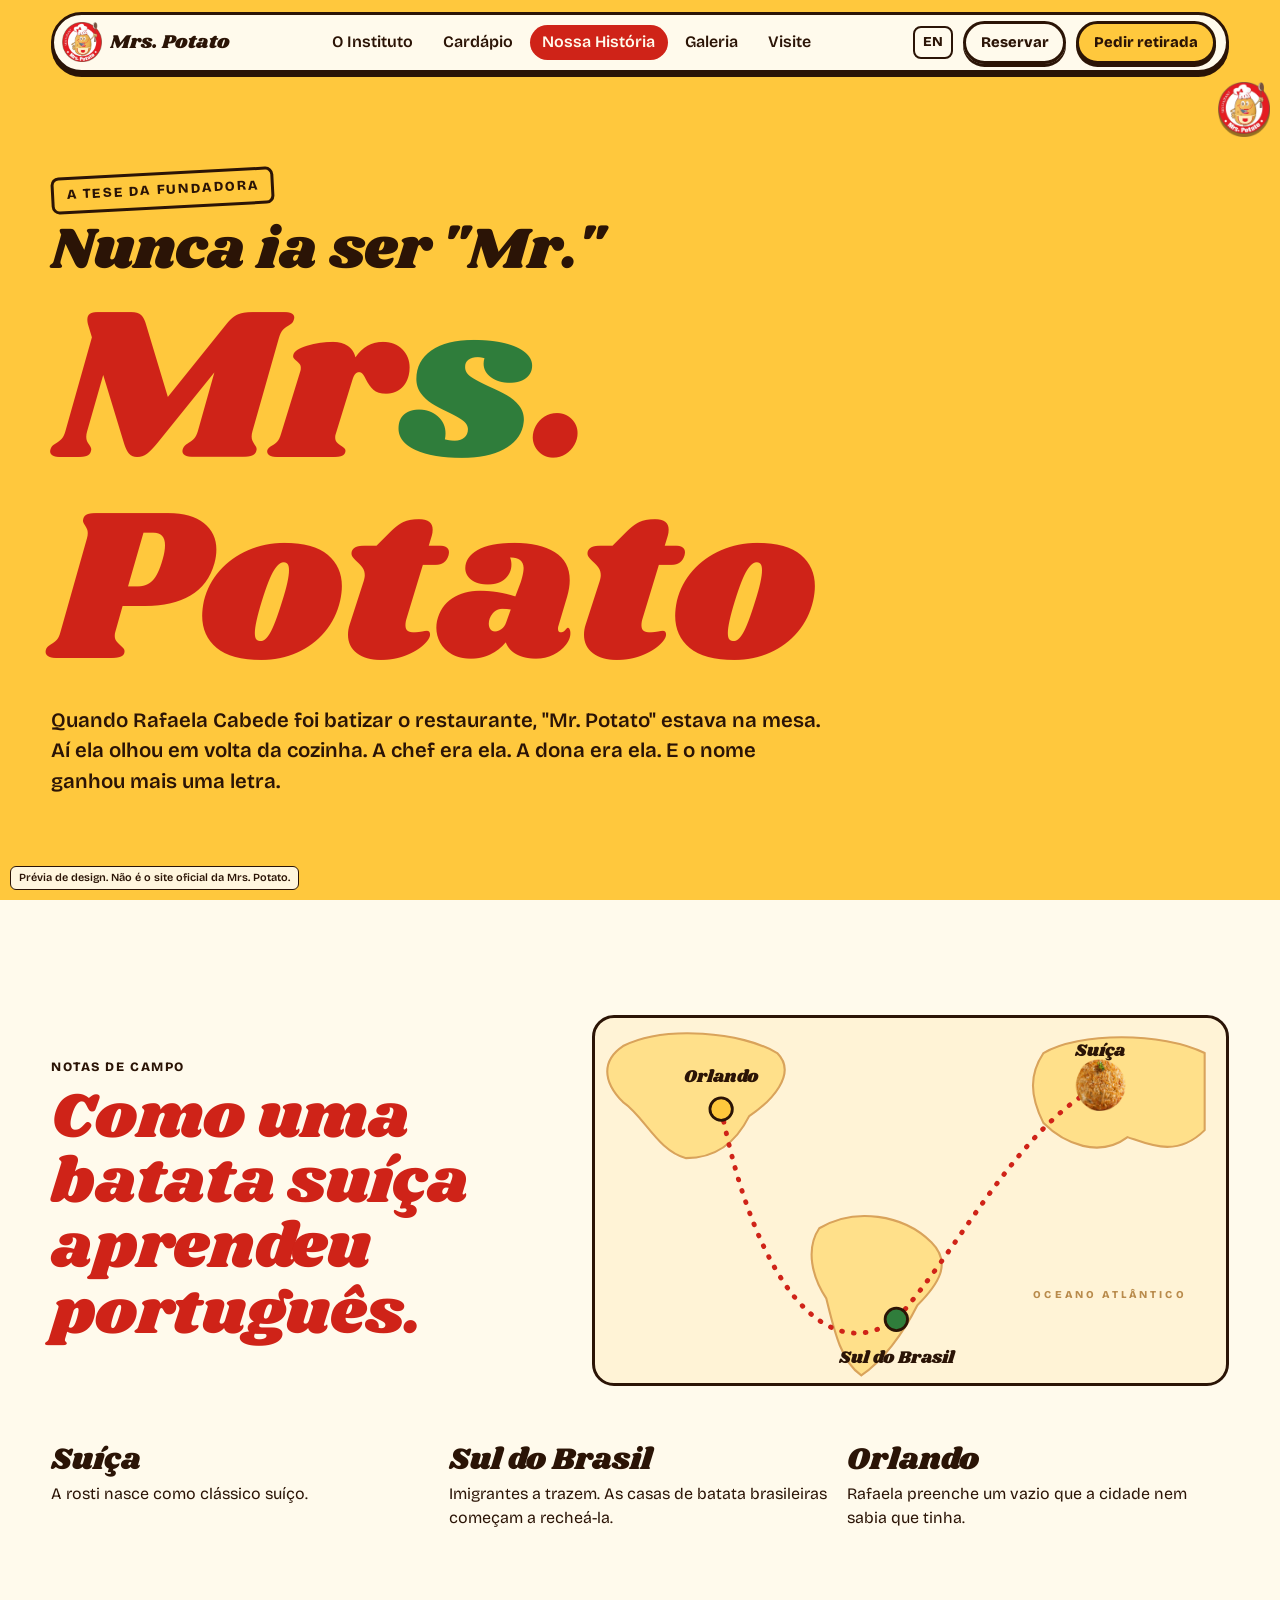
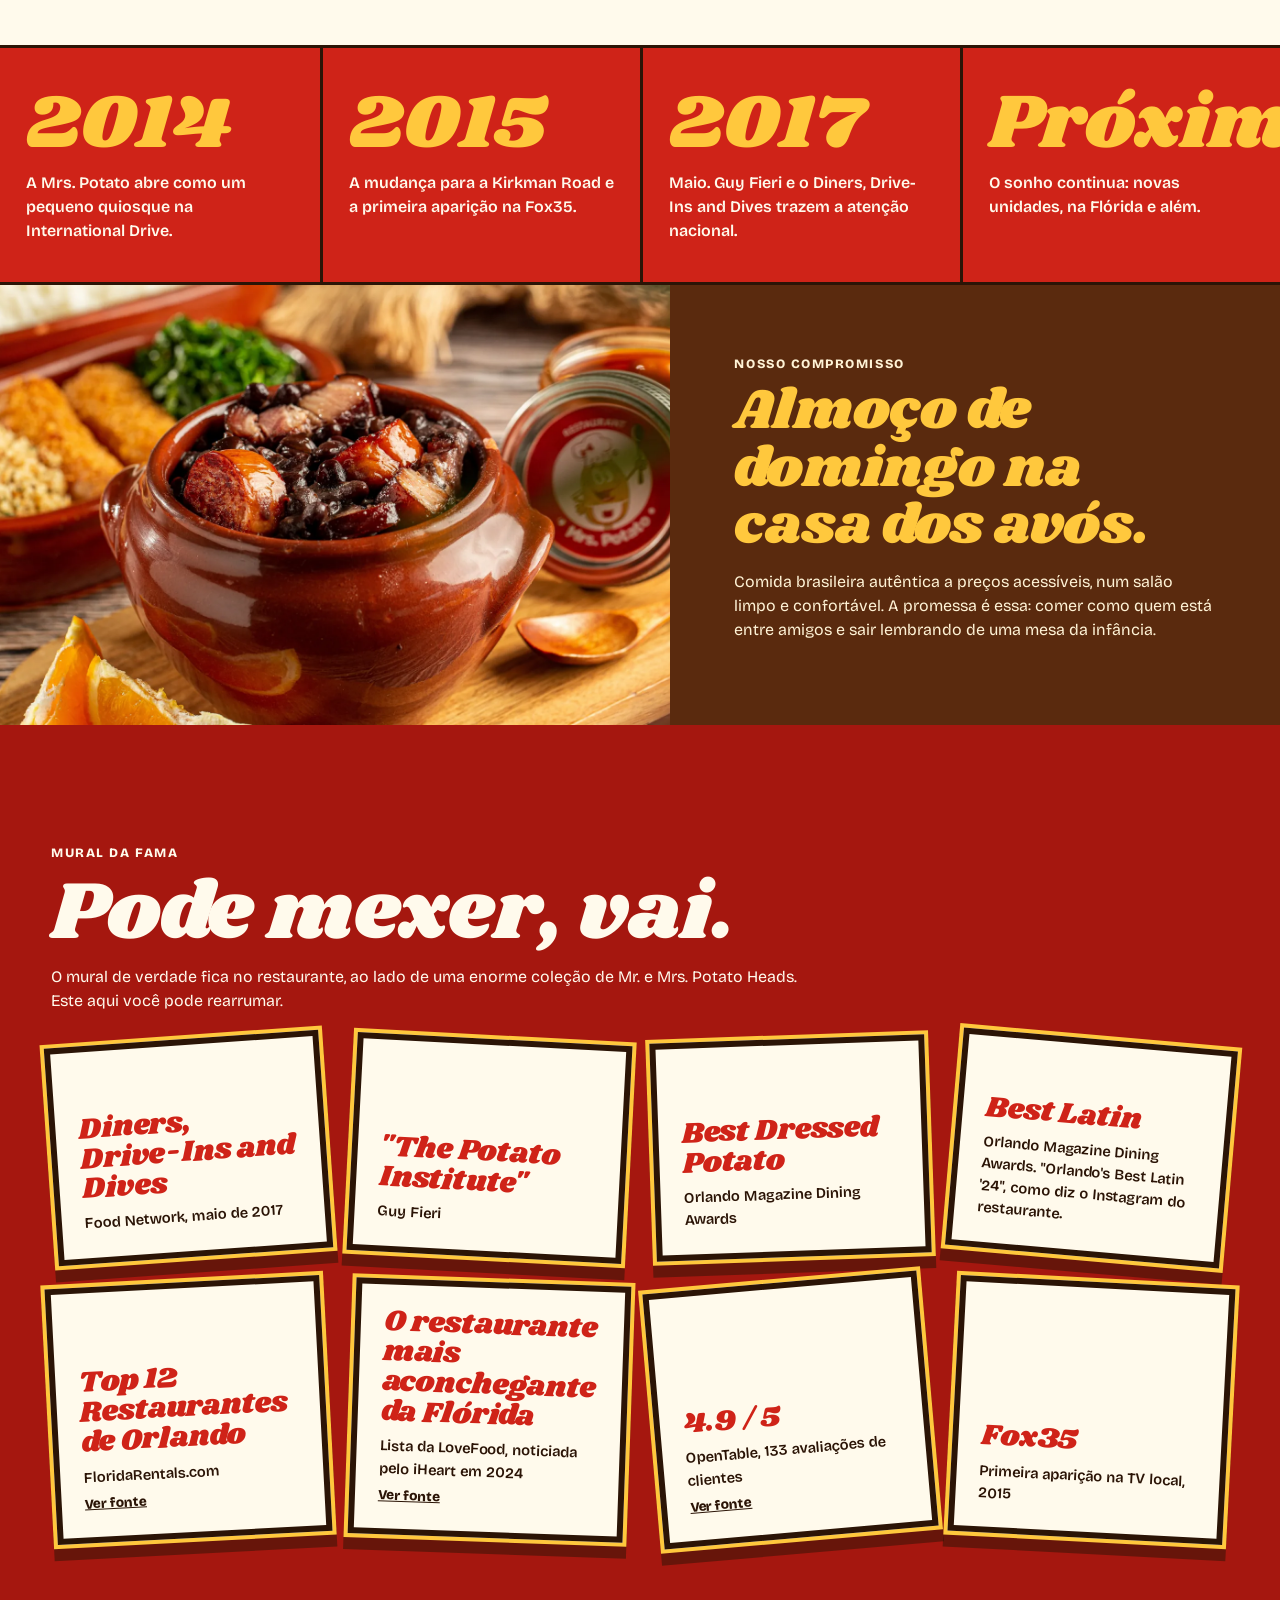
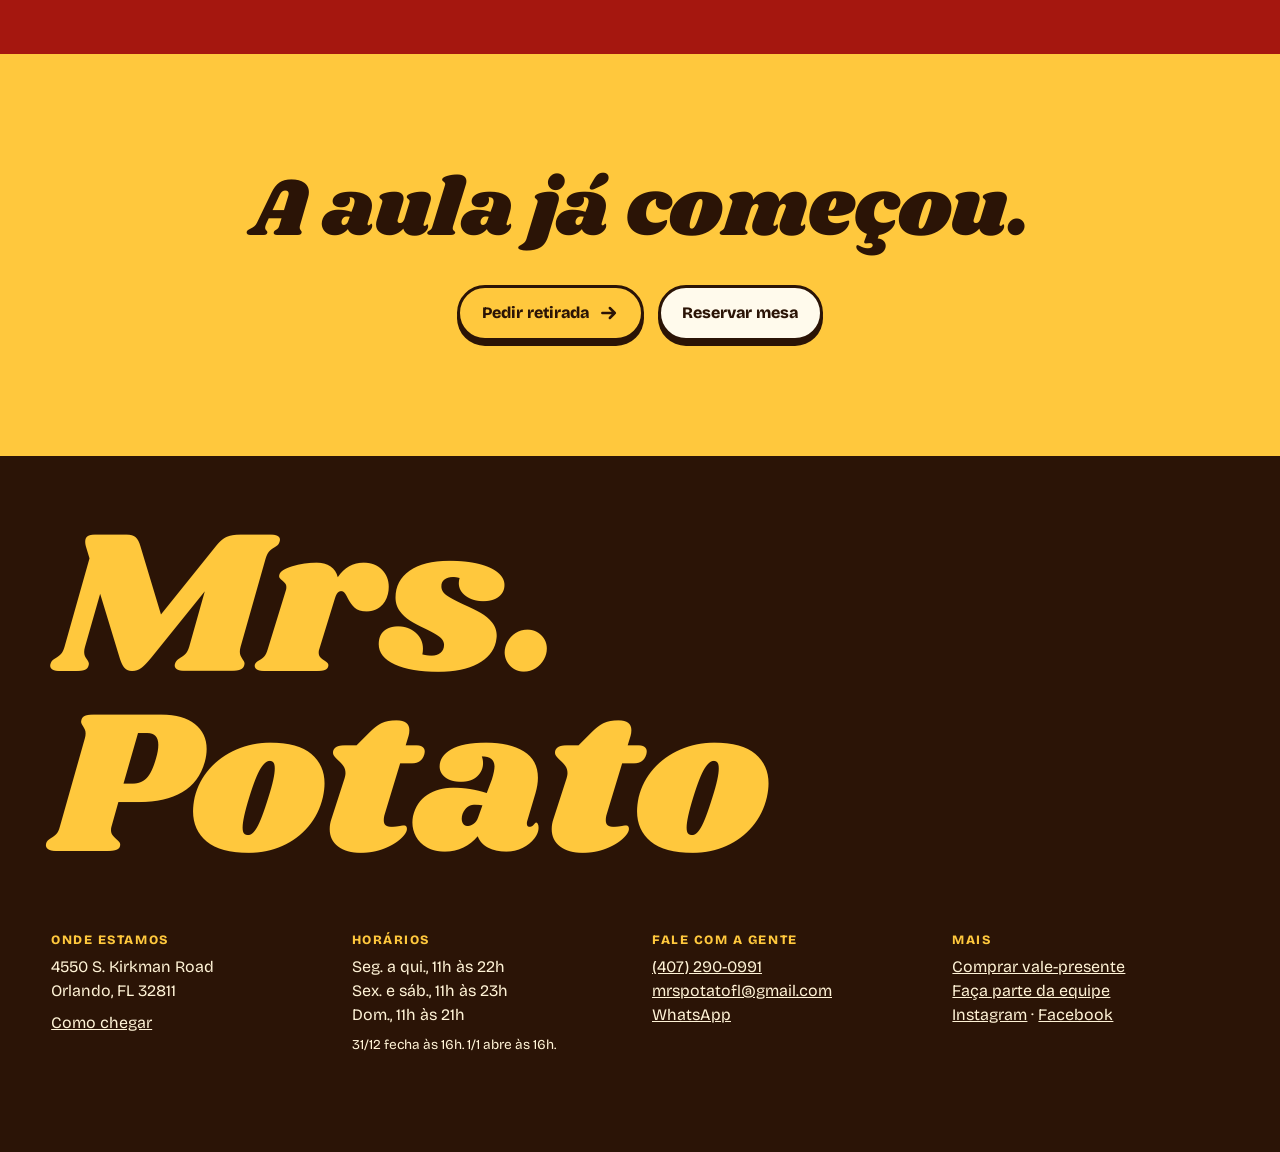
<file: pt/story.html>
<!doctype html>
<html lang="pt-BR">
<head>
<meta charset="utf-8">
<meta name="viewport" content="width=device-width, initial-scale=1, viewport-fit=cover">
<meta name="robots" content="noindex">
<title>Nossa História | Mrs. Potato Orlando</title>
<meta name="description" content="Como Rafaela Cabede transformou um quiosque na International Drive no Instituto da Batata.">
<meta name="theme-color" content="#CF2318">
<link rel="icon" href="../img/favicon.png">
<link rel="alternate" hreflang="en" href="../story.html">
<link rel="alternate" hreflang="pt-BR" href="story.html">
<link rel="preload" href="../fonts/shrikhand-latin.woff2" as="font" type="font/woff2" crossorigin>
<link rel="stylesheet" href="../styles.css">
<script type="application/ld+json">{"@context":"https://schema.org","@type":"Restaurant","name":"Mrs. Potato Restaurant","servesCuisine":["Brazilian","Comfort Food"],"telephone":"+14072900991","email":"mrspotatofl@gmail.com","priceRange":"$$","acceptsReservations":true,"hasMenu":"https://mrspotato.hrpos.heartland.us/menu","address":{"@type":"PostalAddress","streetAddress":"4550 S. Kirkman Road","addressLocality":"Orlando","addressRegion":"FL","postalCode":"32811","addressCountry":"US"},"openingHoursSpecification":[{"@type":"OpeningHoursSpecification","dayOfWeek":["Monday","Tuesday","Wednesday","Thursday"],"opens":"11:00","closes":"22:00"},{"@type":"OpeningHoursSpecification","dayOfWeek":["Friday","Saturday"],"opens":"11:00","closes":"23:00"},{"@type":"OpeningHoursSpecification","dayOfWeek":"Sunday","opens":"11:00","closes":"21:00"}],"sameAs":["https://www.instagram.com/mrspotatoorlando/","https://www.facebook.com/mrspotatoorlando"]}</script>
</head>
<body data-page="story" data-lang="pt" data-base="../">
<a class="skip" href="#main">Pular para o conteúdo</a>
<svg width="0" height="0" class="sprite" aria-hidden="true"><defs>
  <symbol id="c-bacon" viewBox="0 0 80 40"><path d="M4 12c12-10 20 8 34 0s22-8 38 2l-2 16c-14-8-24-8-36 0S14 22 4 30z" fill="#B5361C" stroke="#4A1E08" stroke-width="3"/><path d="M8 20c10-6 20 6 32 0s20-6 32 2" fill="none" stroke="#F6C9A0" stroke-width="4"/></symbol>
  <symbol id="c-cheese" viewBox="0 0 60 60"><path d="M6 22 34 6l20 18v26H6z" fill="#FFC83D" stroke="#4A1E08" stroke-width="3" stroke-linejoin="round"/><path d="M6 22h48" stroke="#4A1E08" stroke-width="3"/><circle cx="22" cy="36" r="5" fill="#E8A21E"/><circle cx="40" cy="42" r="3.5" fill="#E8A21E"/></symbol>
  <symbol id="c-onion" viewBox="0 0 60 60"><circle cx="30" cy="30" r="25" fill="none" stroke="#8B2A6B" stroke-width="7"/><circle cx="30" cy="30" r="14" fill="none" stroke="#C569A6" stroke-width="5"/></symbol>
  <symbol id="c-scallion" viewBox="0 0 60 60"><circle cx="30" cy="30" r="21" fill="#DDF0B8" stroke="#2F7D3B" stroke-width="8"/><circle cx="30" cy="30" r="8" fill="none" stroke="#2F7D3B" stroke-width="4"/></symbol>
  <symbol id="c-chicken" viewBox="0 0 80 50"><path d="M6 30c8-22 22-8 32-16s26-10 36 4c-6 18-20 8-30 18s-30 12-38-6z" fill="#F4D9A8" stroke="#4A1E08" stroke-width="3"/><path d="M18 30c8-6 14-2 22-8M38 34c8-6 14-4 22-12" fill="none" stroke="#C99A58" stroke-width="3"/></symbol>
  <symbol id="c-beef" viewBox="0 0 80 50"><path d="M6 26C12 8 30 12 42 8s26 2 32 14c-4 18-24 12-36 18S10 42 6 26z" fill="#6F2F16" stroke="#32140A" stroke-width="3"/><path d="M18 24c10-6 18 0 26-6M34 34c10-6 18-2 26-10" fill="none" stroke="#A85A34" stroke-width="3"/></symbol>
  <symbol id="c-shrimp" viewBox="0 0 70 60"><path d="M58 14C40 0 12 8 8 30c-2 14 10 26 24 24l2-10c-8 2-14-4-14-12 2-14 18-18 30-10z" fill="#F58A5E" stroke="#6B2A10" stroke-width="3" stroke-linejoin="round"/><path d="M22 16l6 12M36 10l2 12M12 34l12-2" stroke="#FFD2B8" stroke-width="3"/></symbol>
  <symbol id="c-broccoli" viewBox="0 0 60 60"><rect x="24" y="34" width="12" height="22" rx="4" fill="#A8C96A" stroke="#2C5A1E" stroke-width="3"/><circle cx="18" cy="26" r="13" fill="#3D8F3F" stroke="#2C5A1E" stroke-width="3"/><circle cx="42" cy="26" r="13" fill="#3D8F3F" stroke="#2C5A1E" stroke-width="3"/><circle cx="30" cy="16" r="13" fill="#4CA64D" stroke="#2C5A1E" stroke-width="3"/></symbol>
  <symbol id="c-sausage" viewBox="0 0 60 60"><circle cx="30" cy="30" r="24" fill="#B8421F" stroke="#4A1E08" stroke-width="3"/><circle cx="22" cy="24" r="4" fill="#F0B090"/><circle cx="38" cy="22" r="3" fill="#F0B090"/><circle cx="34" cy="38" r="5" fill="#F0B090"/><circle cx="20" cy="38" r="3" fill="#7E2A10"/></symbol>
  <symbol id="c-pepper" viewBox="0 0 70 40"><path d="M6 24C14 6 34 10 62 8c4 10 0 18-8 20-16 2-30 8-42 4-4-1-6-4-6-8z" fill="#3D9B45" stroke="#1F5526" stroke-width="3"/></symbol>
  <symbol id="c-mushroom" viewBox="0 0 60 60"><path d="M6 28C8 8 52 8 54 28c0 4-48 4-48 0z" fill="#C9A27A" stroke="#4A2A10" stroke-width="3"/><path d="M22 32h16l3 18c-6 6-16 6-22 0z" fill="#F3E4CC" stroke="#4A2A10" stroke-width="3"/></symbol>
  <symbol id="c-cream" viewBox="0 0 70 60"><path d="M10 40c-8-8 0-20 10-18 2-12 20-16 28-6 12-2 18 12 12 20 4 12-10 18-18 12-10 8-30 4-32-8z" fill="#FFFAEC" stroke="#8A6A3C" stroke-width="3"/></symbol>
  <symbol id="i-arrow" viewBox="0 0 24 24"><path d="M4 12h15M13 6l6 6-6 6" fill="none" stroke="currentColor" stroke-width="3" stroke-linecap="round" stroke-linejoin="round"/></symbol>
</defs></svg>
<header class="top" id="top">
  <a class="brand" href="../pt/index.html" aria-label="Mrs. Potato">
    <img src="../img/logo-s.webp" width="56" height="56" alt="">
    <span>Mrs. Potato</span>
  </a>
  <nav class="nav" aria-label="Principal">
    <a href="index.html">O Instituto</a><a href="menu.html">Cardápio</a><a href="story.html" aria-current="page">Nossa História</a><a href="gallery.html">Galeria</a><a href="visit.html">Visite</a>
  </nav>
  <div class="top-act">
    <a class="lang" href="../story.html" hreflang="en" aria-label="View in English">EN</a>
    <a class="btn sm ghost" href="visit.html#reserve">Reservar</a>
    <a class="btn sm" href="https://mrspotato.hrpos.heartland.us/menu" target="_blank" rel="noopener">Pedir retirada</a>
    <button class="burger" aria-label="Abrir menu" aria-expanded="false" aria-controls="drawer"><i></i><i></i></button>
  </div>
</header>
<div class="drawer" id="drawer" hidden>
  <a href="index.html">O Instituto</a><a href="menu.html">Cardápio</a><a href="story.html">Nossa História</a><a href="gallery.html">Galeria</a><a href="visit.html">Visite</a>
</div>
<div class="roller" aria-hidden="true"><img src="../img/logo-s.webp" alt="" width="52" height="52"></div>
<main id="main">

<section class="s-hero">
  <div class="s-hero-t">
    <span class="stamp ">A tese da fundadora</span>
    <h1>Nunca ia ser "Mr."</h1>
  </div>
  <div class="mr" aria-label="Mrs. Potato"><span class="mr-a" aria-hidden="true">Mr<i class="mr-s">s</i>.</span><span class="mr-b" aria-hidden="true">Potato</span><span class="mr-strike" aria-hidden="true"></span></div>
  <p class="s-lede">Quando Rafaela Cabede foi batizar o restaurante, "Mr. Potato" estava na mesa. Aí ela olhou em volta da cozinha. A chef era ela. A dona era ela. E o nome ganhou mais uma letra.</p>
</section>
<section class="route" id="route">
  <div class="route-in">
    <div class="route-t"><span class="code">Notas de campo</span><h2>Como uma batata suíça aprendeu português.</h2></div>
    <svg class="route-map" viewBox="0 0 900 520" role="img" aria-label="Uma rota pontilhada da Suíça ao sul do Brasil e daí a Orlando">
      <g fill="#FFE08A" stroke="#D9A35B" stroke-width="3"><path d="M40 40c60-30 170-20 220 10 30 30-10 70-40 90-20 40-50 60-90 60-40-10-60-60-90-80-30-30-30-60 0-80z"/><path d="M320 300c50-30 120-20 160 20 30 30 10 60-20 90-20 40-50 80-80 100-30-20-40-70-50-110-20-30-30-70-10-100z"/><path d="M640 50c50-30 170-30 230 0v110c-40 40-80 20-110 10-40 30-90 10-120-20-20-40-20-70 0-100z"/></g>
      <path id="routePath" d="M720 96C600 160 520 330 430 430 330 500 230 380 180 130" fill="none" stroke="#CF2318" stroke-width="7" stroke-linecap="round" stroke-dasharray="1 16"/>
      <g class="pin" transform="translate(720 96)"><circle r="16" fill="#CF2318" stroke="#2B1406" stroke-width="4"/></g>
      <g class="pin" transform="translate(430 430)"><circle r="16" fill="#2F7D3B" stroke="#2B1406" stroke-width="4"/></g>
      <g class="pin" transform="translate(180 130)"><circle r="16" fill="#FFC83D" stroke="#2B1406" stroke-width="4"/></g>
      <g class="route-lbl"><text x="720" y="54" text-anchor="middle">Suíça</text><text x="430" y="492" text-anchor="middle">Sul do Brasil</text><text x="180" y="92" text-anchor="middle">Orlando</text><text class="sea" x="735" y="400" text-anchor="middle">Oceano Atlântico</text></g>
      <image class="route-rosti" href="../img/cut-rosti-plain.webp" width="86" height="86" x="-43" y="-43"/>
    </svg>
    <ol class="route-steps">
      <li><b>Suíça</b>A rosti nasce como clássico suíço.</li>
      <li><b>Sul do Brasil</b>Imigrantes a trazem. As casas de batata brasileiras começam a recheá-la.</li>
      <li><b>Orlando</b>Rafaela preenche um vazio que a cidade nem sabia que tinha.</li>
    </ol>
  </div>
</section>
<section class="years">
  <div class="yr"><b>2014</b><p>A Mrs. Potato abre como um pequeno quiosque na International Drive.</p></div>
  <div class="yr"><b>2015</b><p>A mudança para a Kirkman Road e a primeira aparição na Fox35.</p></div>
  <div class="yr"><b>2017</b><p>Maio. Guy Fieri e o Diners, Drive-Ins and Dives trazem a atenção nacional.</p></div>
  <div class="yr"><b>Próximo</b><p>O sonho continua: novas unidades, na Flórida e além.</p></div>
</section>
<section class="sunday">
  <img loading="lazy" src="../img/feijoada.webp" alt="Feijoada brasileira servida em panela de barro">
  <div><span class="code">Nosso compromisso</span><h2>Almoço de domingo na casa dos avós.</h2><p>Comida brasileira autêntica a preços acessíveis, num salão limpo e confortável. A promessa é essa: comer como quem está entre amigos e sair lembrando de uma mesa da infância.</p></div>
</section>
<section class="wall" id="wall">
  <div class="wall-h"><span class="code">Mural da Fama</span><h2>Pode mexer, vai.</h2><p>O mural de verdade fica no restaurante, ao lado de uma enorme coleção de Mr. e Mrs. Potato Heads. Este aqui você pode rearrumar.</p></div>
  <div class="wall-board" id="board">
    <article class="frame f-tv" style="--r:-4deg">
      <h3>Diners, Drive-Ins and Dives</h3><p>Food Network, maio de 2017</p>
    </article><article class="frame f-quote" style="--r:3deg">
      <h3>"The Potato Institute"</h3><p>Guy Fieri</p>
    </article><article class="frame f-award" style="--r:-2deg">
      <h3>Best Dressed Potato</h3><p>Orlando Magazine Dining Awards</p>
    </article><article class="frame f-award2" style="--r:5deg">
      <h3>Best Latin</h3><p>Orlando Magazine Dining Awards. "Orlando's Best Latin '24", como diz o Instagram do restaurante.</p>
    </article><article class="frame f-list" style="--r:-3deg">
      <h3>Top 12 Restaurantes de Orlando</h3><p>FloridaRentals.com</p><a href="https://www.floridarentals.com/blog/the-12-best-restaurants-in-orlando/" target="_blank" rel="noopener">Ver fonte</a>
    </article><article class="frame f-cozy" style="--r:2deg">
      <h3>O restaurante mais aconchegante da Flórida</h3><p>Lista da LoveFood, noticiada pelo iHeart em 2024</p><a href="https://www.iheart.com/content/2024-03-18-brazilian-eatery-named-the-coziest-restaurant-in-florida" target="_blank" rel="noopener">Ver fonte</a>
    </article><article class="frame f-rate" style="--r:-5deg">
      <h3>4.9 / 5</h3><p>OpenTable, 133 avaliações de clientes</p><a href="https://www.opentable.com/r/mrs-potato-restaurant-orlando" target="_blank" rel="noopener">Ver fonte</a>
    </article><article class="frame f-fox" style="--r:3deg">
      <h3>Fox35</h3><p>Primeira aparição na TV local, 2015</p>
    </article>
  </div>
</section>
<section class="s-end">
  <h2>A aula já começou.</h2>
  <div class="cta "><a class="btn" href="https://mrspotato.hrpos.heartland.us/menu" target="_blank" rel="noopener">Pedir retirada<svg width="20" height="20"><use href="#i-arrow"/></svg></a><a class="btn alt" href="visit.html#reserve">Reservar mesa</a></div>
</section>
</main>
<footer class="foot">
  <div class="foot-big">Mrs.<br>Potato</div>
  <div class="foot-grid">
    <div><h3>Onde estamos</h3><p>4550 S. Kirkman Road<br>Orlando, FL 32811</p><p><a href="https://www.google.com/maps/search/?api=1&query=Mrs.+Potato+Restaurant+4550+S+Kirkman+Rd+Orlando+FL" target="_blank" rel="noopener">Como chegar</a></p></div>
    <div><h3>Horários</h3><p>Seg. a qui., 11h às 22h<br>Sex. e sáb., 11h às 23h<br>Dom., 11h às 21h</p><p class="small">31/12 fecha às 16h. 1/1 abre às 16h.</p></div>
    <div><h3>Fale com a gente</h3><p><a href="tel:+14072900991">(407) 290-0991</a><br><a href="mailto:mrspotatofl@gmail.com">mrspotatofl@gmail.com</a><br><a href="https://wa.me/14072900991" target="_blank" rel="noopener">WhatsApp</a></p></div>
    <div><h3>Mais</h3><p><a href="https://squareup.com/gift/0Y94Y22VKC44X/order" target="_blank" rel="noopener">Comprar vale-presente</a><br><a href="https://docs.google.com/forms/d/e/1FAIpQLSfKvar0xJ7GNBSVmNFi2Af9ASPOJ3mbZv-0FVvFWEEGnhocbg/viewform" target="_blank" rel="noopener">Faça parte da equipe</a><br><a href="https://www.instagram.com/mrspotatoorlando/" target="_blank" rel="noopener">Instagram</a> · <a href="https://www.facebook.com/mrspotatoorlando" target="_blank" rel="noopener">Facebook</a></p></div>
  </div>
</footer>
<nav class="dock" aria-label="Ações rápidas">
  <a href="https://mrspotato.hrpos.heartland.us/menu" target="_blank" rel="noopener" class="d1">Pedir</a>
  <a href="visit.html#reserve" class="d2">Reservar</a>
  <a href="tel:+14072900991" class="d3">Ligar</a>
</nav>
<p class="preview-tag">Prévia de design. Não é o site oficial da Mrs. Potato.</p>

<script src="../vendor/gsap.min.js"></script>
<script src="../vendor/ScrollTrigger.min.js"></script>
<script src="../vendor/lenis.min.js"></script>
<script src="../app.js"></script>
</body>
</html>
</file>
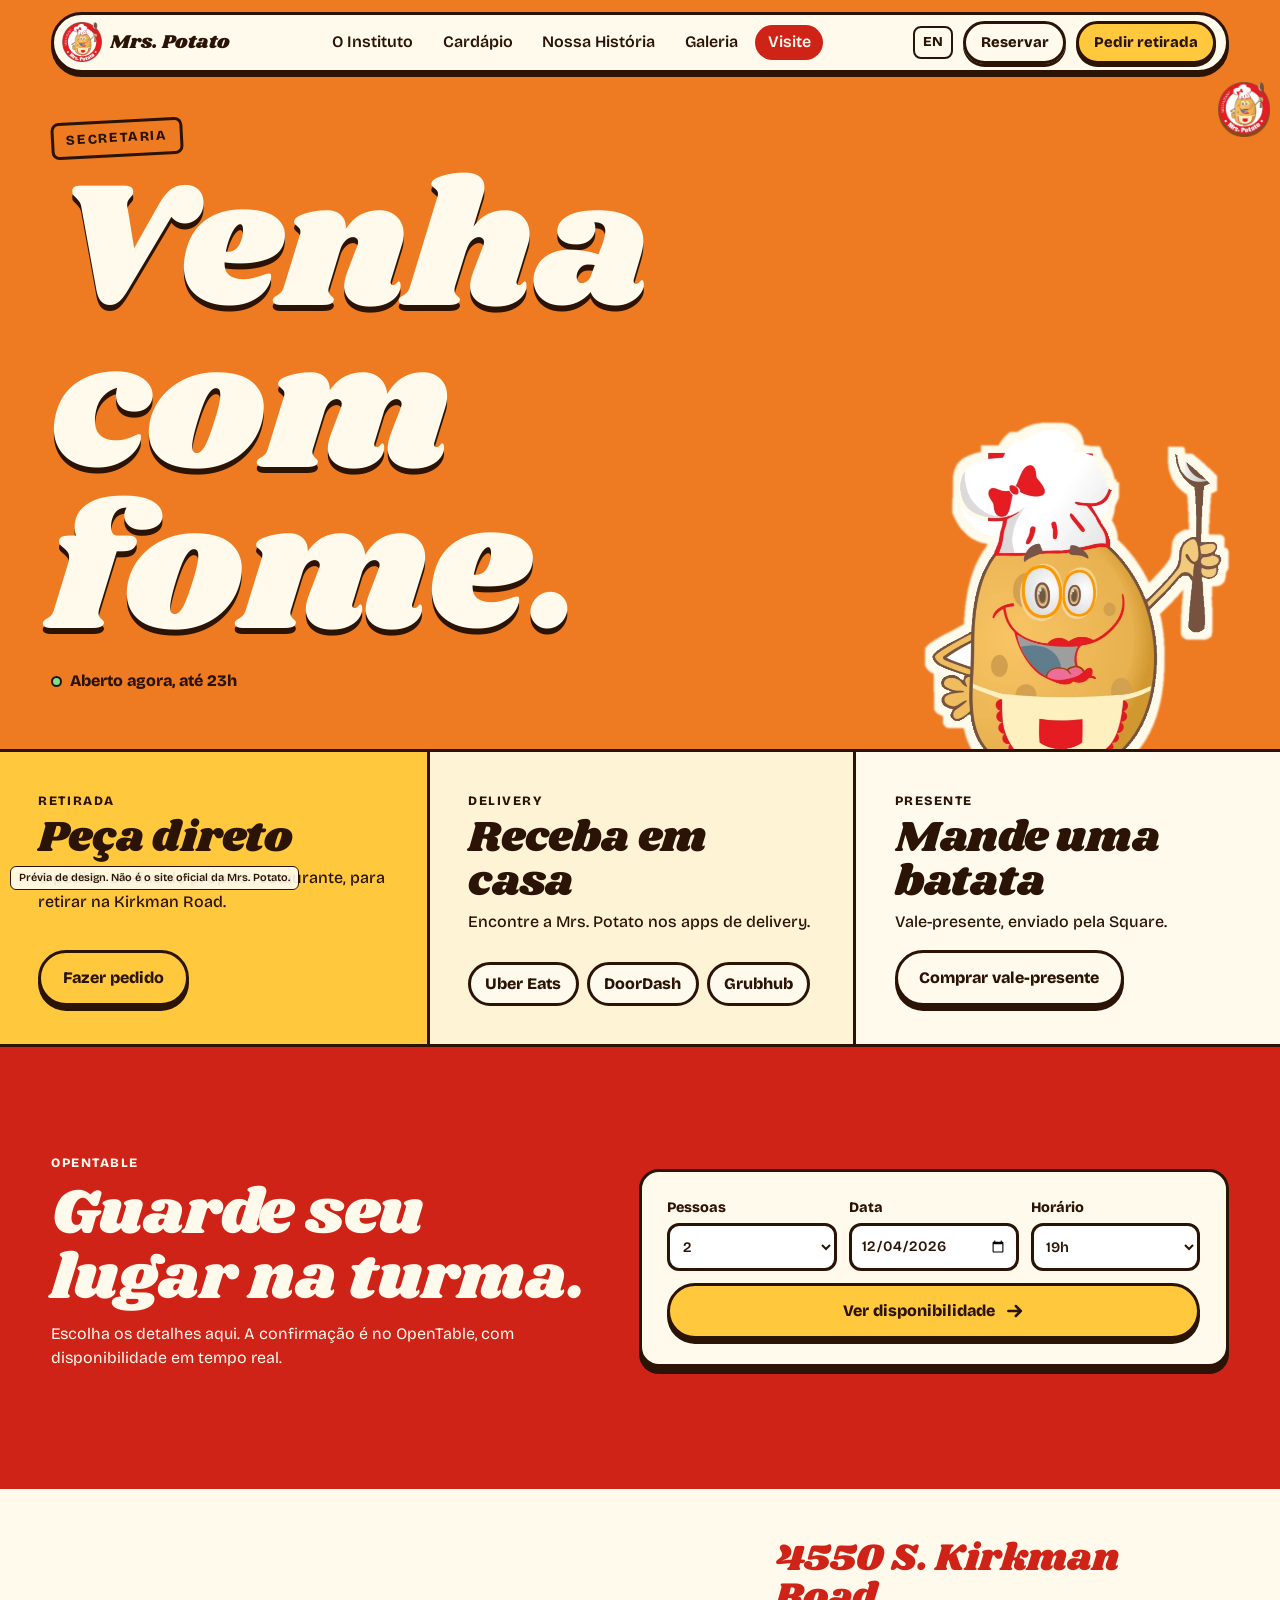
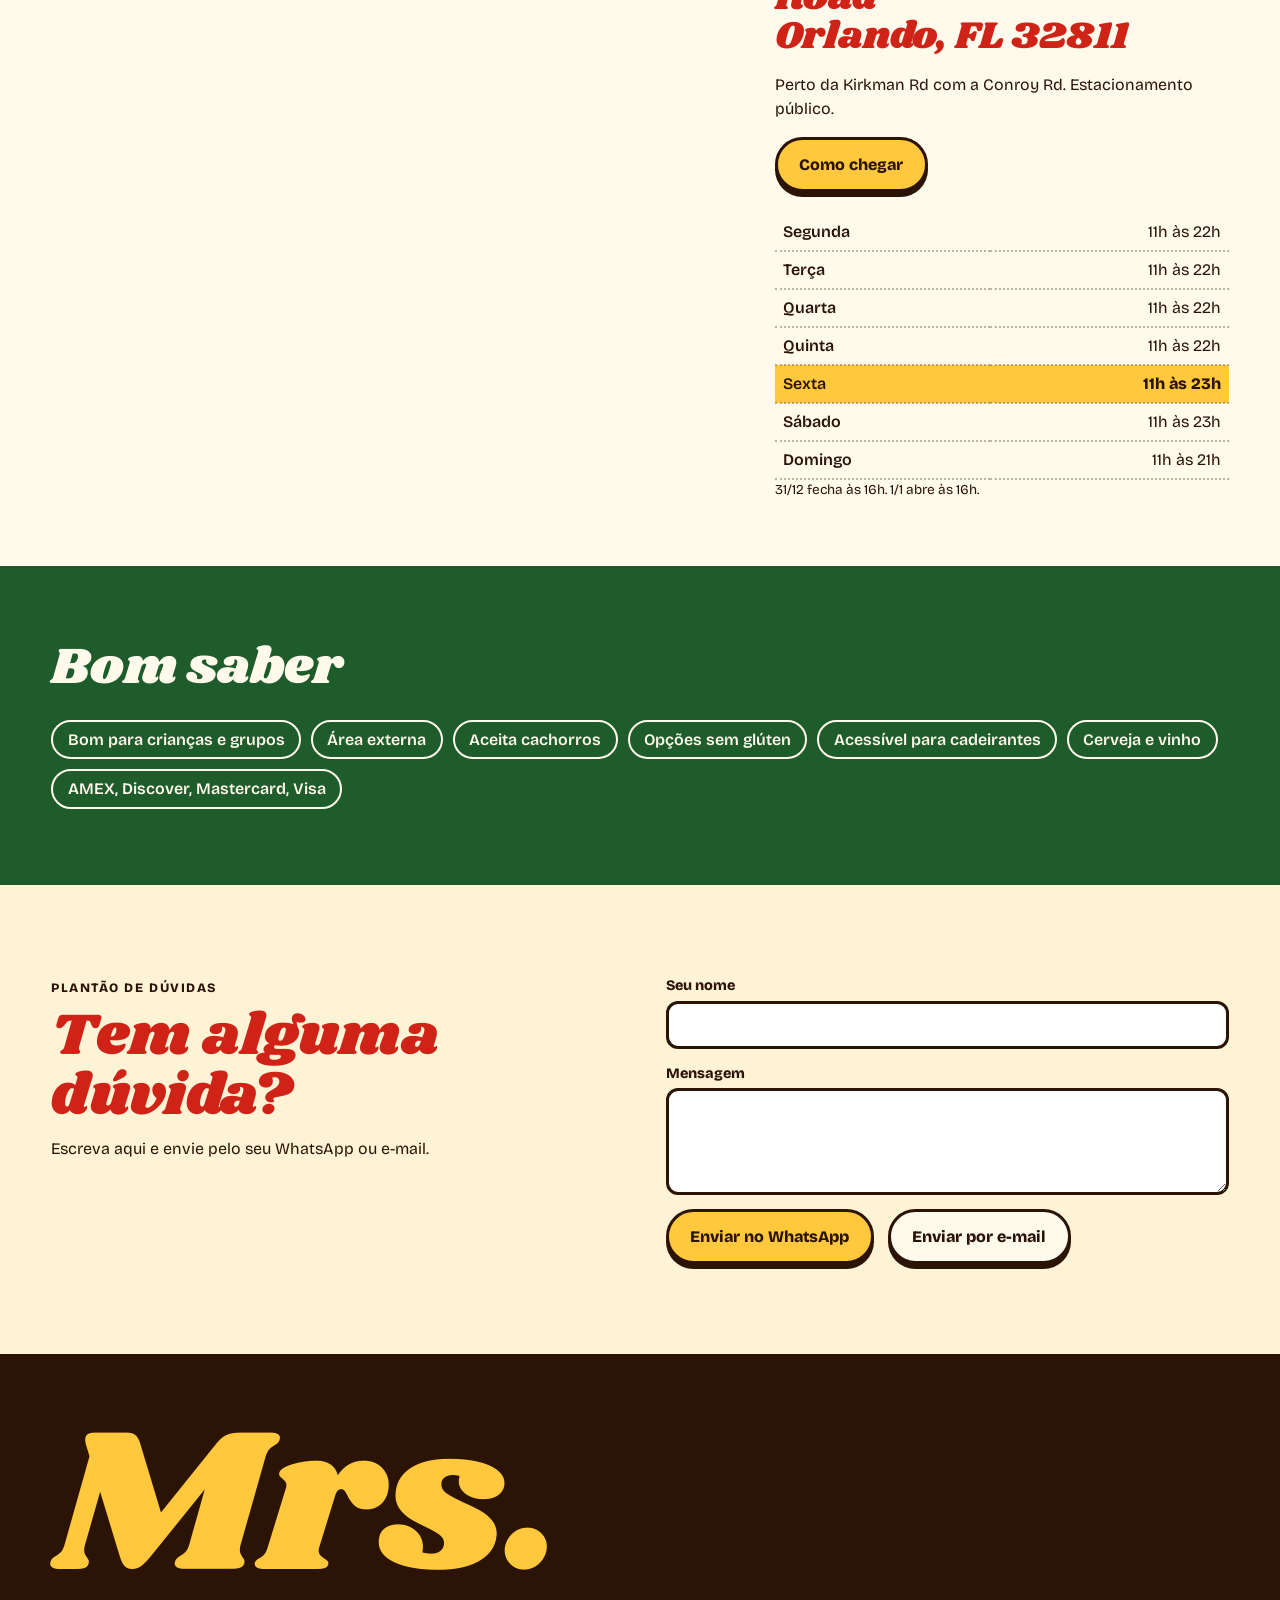
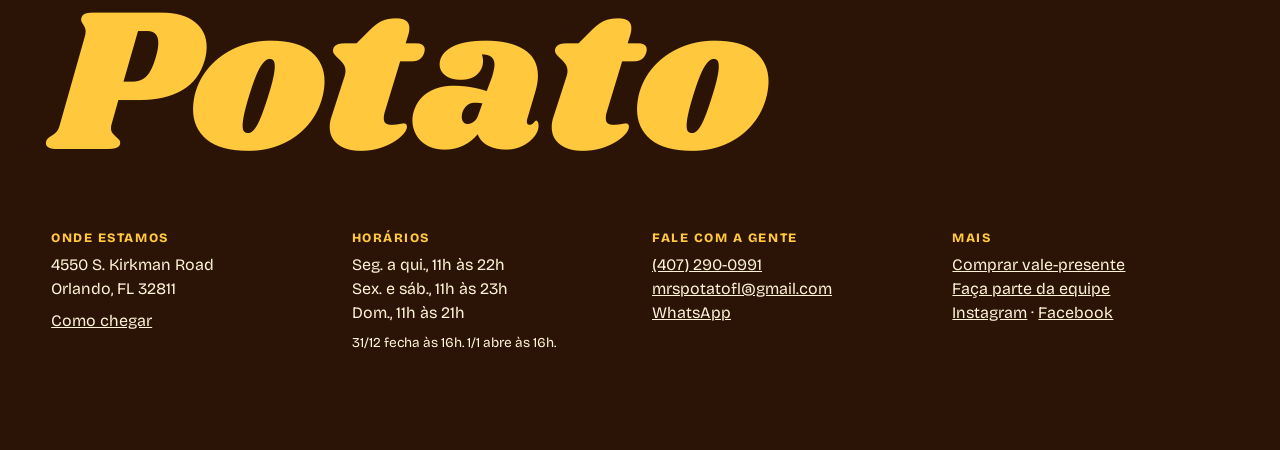
<file: pt/visit.html>
<!doctype html>
<html lang="pt-BR">
<head>
<meta charset="utf-8">
<meta name="viewport" content="width=device-width, initial-scale=1, viewport-fit=cover">
<meta name="robots" content="noindex">
<title>Visite | Mrs. Potato Orlando</title>
<meta name="description" content="Peça retirada, reserve mesa, receba em casa ou encontre a Mrs. Potato na S. Kirkman Road, Orlando.">
<meta name="theme-color" content="#CF2318">
<link rel="icon" href="../img/favicon.png">
<link rel="alternate" hreflang="en" href="../visit.html">
<link rel="alternate" hreflang="pt-BR" href="visit.html">
<link rel="preload" href="../fonts/shrikhand-latin.woff2" as="font" type="font/woff2" crossorigin>
<link rel="stylesheet" href="../styles.css">
<script type="application/ld+json">{"@context":"https://schema.org","@type":"Restaurant","name":"Mrs. Potato Restaurant","servesCuisine":["Brazilian","Comfort Food"],"telephone":"+14072900991","email":"mrspotatofl@gmail.com","priceRange":"$$","acceptsReservations":true,"hasMenu":"https://mrspotato.hrpos.heartland.us/menu","address":{"@type":"PostalAddress","streetAddress":"4550 S. Kirkman Road","addressLocality":"Orlando","addressRegion":"FL","postalCode":"32811","addressCountry":"US"},"openingHoursSpecification":[{"@type":"OpeningHoursSpecification","dayOfWeek":["Monday","Tuesday","Wednesday","Thursday"],"opens":"11:00","closes":"22:00"},{"@type":"OpeningHoursSpecification","dayOfWeek":["Friday","Saturday"],"opens":"11:00","closes":"23:00"},{"@type":"OpeningHoursSpecification","dayOfWeek":"Sunday","opens":"11:00","closes":"21:00"}],"sameAs":["https://www.instagram.com/mrspotatoorlando/","https://www.facebook.com/mrspotatoorlando"]}</script>
</head>
<body data-page="visit" data-lang="pt" data-base="../">
<a class="skip" href="#main">Pular para o conteúdo</a>
<svg width="0" height="0" class="sprite" aria-hidden="true"><defs>
  <symbol id="c-bacon" viewBox="0 0 80 40"><path d="M4 12c12-10 20 8 34 0s22-8 38 2l-2 16c-14-8-24-8-36 0S14 22 4 30z" fill="#B5361C" stroke="#4A1E08" stroke-width="3"/><path d="M8 20c10-6 20 6 32 0s20-6 32 2" fill="none" stroke="#F6C9A0" stroke-width="4"/></symbol>
  <symbol id="c-cheese" viewBox="0 0 60 60"><path d="M6 22 34 6l20 18v26H6z" fill="#FFC83D" stroke="#4A1E08" stroke-width="3" stroke-linejoin="round"/><path d="M6 22h48" stroke="#4A1E08" stroke-width="3"/><circle cx="22" cy="36" r="5" fill="#E8A21E"/><circle cx="40" cy="42" r="3.5" fill="#E8A21E"/></symbol>
  <symbol id="c-onion" viewBox="0 0 60 60"><circle cx="30" cy="30" r="25" fill="none" stroke="#8B2A6B" stroke-width="7"/><circle cx="30" cy="30" r="14" fill="none" stroke="#C569A6" stroke-width="5"/></symbol>
  <symbol id="c-scallion" viewBox="0 0 60 60"><circle cx="30" cy="30" r="21" fill="#DDF0B8" stroke="#2F7D3B" stroke-width="8"/><circle cx="30" cy="30" r="8" fill="none" stroke="#2F7D3B" stroke-width="4"/></symbol>
  <symbol id="c-chicken" viewBox="0 0 80 50"><path d="M6 30c8-22 22-8 32-16s26-10 36 4c-6 18-20 8-30 18s-30 12-38-6z" fill="#F4D9A8" stroke="#4A1E08" stroke-width="3"/><path d="M18 30c8-6 14-2 22-8M38 34c8-6 14-4 22-12" fill="none" stroke="#C99A58" stroke-width="3"/></symbol>
  <symbol id="c-beef" viewBox="0 0 80 50"><path d="M6 26C12 8 30 12 42 8s26 2 32 14c-4 18-24 12-36 18S10 42 6 26z" fill="#6F2F16" stroke="#32140A" stroke-width="3"/><path d="M18 24c10-6 18 0 26-6M34 34c10-6 18-2 26-10" fill="none" stroke="#A85A34" stroke-width="3"/></symbol>
  <symbol id="c-shrimp" viewBox="0 0 70 60"><path d="M58 14C40 0 12 8 8 30c-2 14 10 26 24 24l2-10c-8 2-14-4-14-12 2-14 18-18 30-10z" fill="#F58A5E" stroke="#6B2A10" stroke-width="3" stroke-linejoin="round"/><path d="M22 16l6 12M36 10l2 12M12 34l12-2" stroke="#FFD2B8" stroke-width="3"/></symbol>
  <symbol id="c-broccoli" viewBox="0 0 60 60"><rect x="24" y="34" width="12" height="22" rx="4" fill="#A8C96A" stroke="#2C5A1E" stroke-width="3"/><circle cx="18" cy="26" r="13" fill="#3D8F3F" stroke="#2C5A1E" stroke-width="3"/><circle cx="42" cy="26" r="13" fill="#3D8F3F" stroke="#2C5A1E" stroke-width="3"/><circle cx="30" cy="16" r="13" fill="#4CA64D" stroke="#2C5A1E" stroke-width="3"/></symbol>
  <symbol id="c-sausage" viewBox="0 0 60 60"><circle cx="30" cy="30" r="24" fill="#B8421F" stroke="#4A1E08" stroke-width="3"/><circle cx="22" cy="24" r="4" fill="#F0B090"/><circle cx="38" cy="22" r="3" fill="#F0B090"/><circle cx="34" cy="38" r="5" fill="#F0B090"/><circle cx="20" cy="38" r="3" fill="#7E2A10"/></symbol>
  <symbol id="c-pepper" viewBox="0 0 70 40"><path d="M6 24C14 6 34 10 62 8c4 10 0 18-8 20-16 2-30 8-42 4-4-1-6-4-6-8z" fill="#3D9B45" stroke="#1F5526" stroke-width="3"/></symbol>
  <symbol id="c-mushroom" viewBox="0 0 60 60"><path d="M6 28C8 8 52 8 54 28c0 4-48 4-48 0z" fill="#C9A27A" stroke="#4A2A10" stroke-width="3"/><path d="M22 32h16l3 18c-6 6-16 6-22 0z" fill="#F3E4CC" stroke="#4A2A10" stroke-width="3"/></symbol>
  <symbol id="c-cream" viewBox="0 0 70 60"><path d="M10 40c-8-8 0-20 10-18 2-12 20-16 28-6 12-2 18 12 12 20 4 12-10 18-18 12-10 8-30 4-32-8z" fill="#FFFAEC" stroke="#8A6A3C" stroke-width="3"/></symbol>
  <symbol id="i-arrow" viewBox="0 0 24 24"><path d="M4 12h15M13 6l6 6-6 6" fill="none" stroke="currentColor" stroke-width="3" stroke-linecap="round" stroke-linejoin="round"/></symbol>
</defs></svg>
<header class="top" id="top">
  <a class="brand" href="../pt/index.html" aria-label="Mrs. Potato">
    <img src="../img/logo-s.webp" width="56" height="56" alt="">
    <span>Mrs. Potato</span>
  </a>
  <nav class="nav" aria-label="Principal">
    <a href="index.html">O Instituto</a><a href="menu.html">Cardápio</a><a href="story.html">Nossa História</a><a href="gallery.html">Galeria</a><a href="visit.html" aria-current="page">Visite</a>
  </nav>
  <div class="top-act">
    <a class="lang" href="../visit.html" hreflang="en" aria-label="View in English">EN</a>
    <a class="btn sm ghost" href="visit.html#reserve">Reservar</a>
    <a class="btn sm" href="https://mrspotato.hrpos.heartland.us/menu" target="_blank" rel="noopener">Pedir retirada</a>
    <button class="burger" aria-label="Abrir menu" aria-expanded="false" aria-controls="drawer"><i></i><i></i></button>
  </div>
</header>
<div class="drawer" id="drawer" hidden>
  <a href="index.html">O Instituto</a><a href="menu.html">Cardápio</a><a href="story.html">Nossa História</a><a href="gallery.html">Galeria</a><a href="visit.html">Visite</a>
</div>
<div class="roller" aria-hidden="true"><img src="../img/logo-s.webp" alt="" width="52" height="52"></div>
<main id="main">

<section class="v-hero">
  <div class="v-hero-t">
    <span class="stamp ">Secretaria</span>
    <h1>Venha<br>com fome.</h1>
    <p class="live" data-live></p>
  </div>
  <img class="v-mascot" src="../img/mascot.webp" alt="Mascote da Mrs. Potato" width="360" height="438">
</section>
<section class="v-ways">
  <article class="way w1"><span class="code">Retirada</span><h2>Peça direto</h2><p>O pedido on-line do próprio restaurante, para retirar na Kirkman Road.</p><a class="btn" href="https://mrspotato.hrpos.heartland.us/menu" target="_blank" rel="noopener">Fazer pedido</a></article>
  <article class="way w2"><span class="code">Delivery</span><h2>Receba em casa</h2><p>Encontre a Mrs. Potato nos apps de delivery.</p><div class="apps"><a href="https://www.ubereats.com/store/mrs-potato/cdw8VAPrQ-Kk23IYymDl3Q" target="_blank" rel="noopener">Uber Eats</a><a href="https://www.doordash.com/search/store/mrs%20potato/" target="_blank" rel="noopener">DoorDash</a><a href="https://www.grubhub.com/restaurant/mrs-potato-4550-s-kirkman-rd-orlando/414754" target="_blank" rel="noopener">Grubhub</a></div></article>
  <article class="way w3"><span class="code">Presente</span><h2>Mande uma batata</h2><p>Vale-presente, enviado pela Square.</p><a class="btn alt" href="https://squareup.com/gift/0Y94Y22VKC44X/order" target="_blank" rel="noopener">Comprar vale-presente</a></article>
</section>
<section class="res" id="reserve">
  <div class="res-t"><span class="code">OpenTable</span><h2>Guarde seu lugar na turma.</h2><p>Escolha os detalhes aqui. A confirmação é no OpenTable, com disponibilidade em tempo real.</p></div>
  <form class="res-f" id="resform">
    <label>Pessoas<select name="covers"><option value="1">1</option><option value="2" selected>2</option><option value="3">3</option><option value="4">4</option><option value="5">5</option><option value="6">6</option><option value="7">7</option><option value="8">8</option><option value="9">9</option><option value="10">10</option><option value="11">11</option><option value="12">12</option><option value="13">13</option><option value="14">14</option><option value="15">15</option><option value="16">16</option><option value="17">17</option><option value="18">18</option><option value="19">19</option><option value="20">20</option></select></label>
    <label>Data<input type="date" name="date" required></label>
    <label>Horário<select name="time"><option value="11:00">11h</option><option value="11:30">11h30</option><option value="12:00">12h</option><option value="12:30">12h30</option><option value="13:00">13h</option><option value="13:30">13h30</option><option value="14:00">14h</option><option value="14:30">14h30</option><option value="15:00">15h</option><option value="15:30">15h30</option><option value="16:00">16h</option><option value="16:30">16h30</option><option value="17:00">17h</option><option value="17:30">17h30</option><option value="18:00">18h</option><option value="18:30">18h30</option><option value="19:00" selected>19h</option><option value="19:30">19h30</option><option value="20:00">20h</option><option value="20:30">20h30</option><option value="21:00">21h</option><option value="21:30">21h30</option></select></label>
    <button class="btn" type="submit">Ver disponibilidade<svg width="20" height="20"><use href="#i-arrow"/></svg></button>
  </form>
</section>
<section class="place">
  <iframe class="map" loading="lazy" title="Mapa até a Mrs. Potato" src="https://maps.google.com/maps?q=Mrs.%20Potato%20Restaurant%2C%204550%20S%20Kirkman%20Rd%2C%20Orlando&t=m&z=15&output=embed&iwloc=near" referrerpolicy="no-referrer-when-downgrade"></iframe>
  <div class="place-c">
    <h2>4550 S. Kirkman Road<br>Orlando, FL 32811</h2>
    <p>Perto da Kirkman Rd com a Conroy Rd. Estacionamento público.</p>
    <a class="btn" href="https://www.google.com/maps/search/?api=1&query=Mrs.+Potato+Restaurant+4550+S+Kirkman+Rd+Orlando+FL" target="_blank" rel="noopener">Como chegar</a>
    <table class="hours"><caption class="sr">Horário de funcionamento</caption>
      <tr data-day="1"><th scope="row">Segunda</th><td>11h às 22h</td></tr><tr data-day="2"><th scope="row">Terça</th><td>11h às 22h</td></tr><tr data-day="3"><th scope="row">Quarta</th><td>11h às 22h</td></tr><tr data-day="4"><th scope="row">Quinta</th><td>11h às 22h</td></tr><tr data-day="5"><th scope="row">Sexta</th><td>11h às 23h</td></tr><tr data-day="6"><th scope="row">Sábado</th><td>11h às 23h</td></tr><tr data-day="0"><th scope="row">Domingo</th><td>11h às 21h</td></tr>
    </table>
    <p class="small">31/12 fecha às 16h. 1/1 abre às 16h.</p>
  </div>
</section>
<section class="know">
  <h2>Bom saber</h2>
  <ul>
    <li>Bom para crianças e grupos</li>
    <li>Área externa</li>
    <li>Aceita cachorros</li>
    <li>Opções sem glúten</li>
    <li>Acessível para cadeirantes</li>
    <li>Cerveja e vinho</li>
    <li>AMEX, Discover, Mastercard, Visa</li>
  </ul>
</section>
<section class="contact" id="contact">
  <div><span class="code">Plantão de dúvidas</span><h2>Tem alguma dúvida?</h2><p>Escreva aqui e envie pelo seu WhatsApp ou e-mail.</p></div>
  <form id="askform">
    <label>Seu nome<input name="name" autocomplete="name" required></label>
    <label>Mensagem<textarea name="msg" rows="4" required></textarea></label>
    <div class="cta"><button class="btn" type="submit" name="via" value="wa">Enviar no WhatsApp</button><button class="btn alt" type="submit" name="via" value="mail">Enviar por e-mail</button></div>
  </form>
</section>
</main>
<footer class="foot">
  <div class="foot-big">Mrs.<br>Potato</div>
  <div class="foot-grid">
    <div><h3>Onde estamos</h3><p>4550 S. Kirkman Road<br>Orlando, FL 32811</p><p><a href="https://www.google.com/maps/search/?api=1&query=Mrs.+Potato+Restaurant+4550+S+Kirkman+Rd+Orlando+FL" target="_blank" rel="noopener">Como chegar</a></p></div>
    <div><h3>Horários</h3><p>Seg. a qui., 11h às 22h<br>Sex. e sáb., 11h às 23h<br>Dom., 11h às 21h</p><p class="small">31/12 fecha às 16h. 1/1 abre às 16h.</p></div>
    <div><h3>Fale com a gente</h3><p><a href="tel:+14072900991">(407) 290-0991</a><br><a href="mailto:mrspotatofl@gmail.com">mrspotatofl@gmail.com</a><br><a href="https://wa.me/14072900991" target="_blank" rel="noopener">WhatsApp</a></p></div>
    <div><h3>Mais</h3><p><a href="https://squareup.com/gift/0Y94Y22VKC44X/order" target="_blank" rel="noopener">Comprar vale-presente</a><br><a href="https://docs.google.com/forms/d/e/1FAIpQLSfKvar0xJ7GNBSVmNFi2Af9ASPOJ3mbZv-0FVvFWEEGnhocbg/viewform" target="_blank" rel="noopener">Faça parte da equipe</a><br><a href="https://www.instagram.com/mrspotatoorlando/" target="_blank" rel="noopener">Instagram</a> · <a href="https://www.facebook.com/mrspotatoorlando" target="_blank" rel="noopener">Facebook</a></p></div>
  </div>
</footer>
<nav class="dock" aria-label="Ações rápidas">
  <a href="https://mrspotato.hrpos.heartland.us/menu" target="_blank" rel="noopener" class="d1">Pedir</a>
  <a href="visit.html#reserve" class="d2">Reservar</a>
  <a href="tel:+14072900991" class="d3">Ligar</a>
</nav>
<p class="preview-tag">Prévia de design. Não é o site oficial da Mrs. Potato.</p>

<script src="../vendor/gsap.min.js"></script>
<script src="../vendor/ScrollTrigger.min.js"></script>
<script src="../vendor/lenis.min.js"></script>
<script src="../app.js"></script>
</body>
</html>
</file>
<file: styles.css>
@font-face{font-family:Shrikhand;src:url(fonts/shrikhand-latin.woff2) format("woff2");font-display:swap;unicode-range:U+0000-00FF,U+0131,U+0152-0153,U+02BB-02BC,U+02C6,U+02DA,U+02DC,U+2000-206F,U+20AC,U+2122,U+2212,U+2215}
@font-face{font-family:Shrikhand;src:url(fonts/shrikhand-latin-ext.woff2) format("woff2");font-display:swap;unicode-range:U+0100-02BA,U+1E00-1EFF}
@font-face{font-family:Bricolage;src:url(fonts/bricolage-latin.woff2) format("woff2");font-weight:400 800;font-display:swap;unicode-range:U+0000-00FF,U+0131,U+0152-0153,U+02BB-02BC,U+02C6,U+02DA,U+02DC,U+2000-206F,U+20AC,U+2122,U+2212,U+2215}
@font-face{font-family:Bricolage;src:url(fonts/bricolage-latin-ext.woff2) format("woff2");font-weight:400 800;font-display:swap;unicode-range:U+0100-02BA,U+1E00-1EFF}
:root{--red:#CF2318;--red-d:#A5170F;--butter:#FFC83D;--butter-l:#FFE08A;--cream:#FFF3D6;--paper:#FFFAEC;--crust:#5A2A0E;--ink:#2B1406;--potato:#D9A35B;--green:#2F7D3B;--green-d:#1F5C2B;--orange:#EE7B22;--bd:3px solid var(--ink);--pad:clamp(16px,4vw,64px);--disp:Shrikhand,Georgia,serif;--body:Bricolage,system-ui,sans-serif}
*,*::before,*::after{box-sizing:border-box}
[hidden]{display:none!important}
html{overflow-x:clip;-webkit-text-size-adjust:100%}
html.lenis{height:auto}.lenis.lenis-smooth{scroll-behavior:auto!important}
body{margin:0;overflow-x:clip;background:var(--paper);color:var(--ink);font:400 clamp(16px,1.1vw,19px)/1.5 var(--body)}
img{display:block;max-width:100%}
a{color:inherit}
h1,h2,h3{font-family:var(--disp);font-weight:400;line-height:1.02;margin:0;letter-spacing:-.005em}
h2{font-size:clamp(40px,6.4vw,104px)}
p{margin:0 0 1em}
button,input,select,textarea{font:inherit;color:inherit}
.sprite{position:absolute}
.sr{position:absolute;width:1px;height:1px;overflow:hidden;clip-path:inset(50%)}
.skip{position:fixed;left:12px;top:-60px;z-index:100;background:var(--butter);padding:10px 14px;border:var(--bd)}.skip:focus{top:12px}
.small{font-size:.85em}
.code{display:inline-block;font-weight:800;font-size:.8rem;letter-spacing:.12em;text-transform:uppercase}
:focus-visible{outline:3px solid var(--ink);outline-offset:3px;box-shadow:0 0 0 3px var(--butter)}

.btn{display:inline-flex;align-items:center;justify-content:center;gap:10px;padding:.8em 1.35em;background:var(--butter);color:var(--ink);border:var(--bd);border-radius:999px;font-weight:800;text-decoration:none;box-shadow:0 5px 0 var(--ink);cursor:pointer;transition:transform .16s,box-shadow .16s;white-space:nowrap}
.btn:hover{transform:translateY(-2px);box-shadow:0 7px 0 var(--ink)}.btn:active{transform:translateY(4px);box-shadow:0 1px 0 var(--ink)}
.btn.alt{background:var(--paper)}.btn.ghost{background:transparent}
.btn.sm{padding:.5em 1em;font-size:.92rem;box-shadow:0 3px 0 var(--ink)}
.cta{display:flex;flex-wrap:wrap;gap:14px}
.stamp{display:inline-block;padding:.4em .9em;border:3px solid currentColor;border-radius:8px;font-weight:800;font-size:.85rem;letter-spacing:.12em;text-transform:uppercase;transform:rotate(-3deg)}

/* Topo */
.top{position:fixed;inset:12px var(--pad) auto;z-index:50;display:flex;align-items:center;gap:18px;padding:6px 10px 6px 8px;background:var(--paper);border:var(--bd);border-radius:999px;box-shadow:0 4px 0 var(--ink)}
.brand{display:flex;align-items:center;gap:8px;text-decoration:none;font-family:var(--disp);font-size:1.2rem;white-space:nowrap}
.brand img{width:40px;height:40px}
.nav{display:flex;gap:4px;margin-inline:auto}
.nav a{padding:.35em .8em;border-radius:99px;text-decoration:none;font-weight:600}
.nav a:hover{background:var(--butter-l)}.nav a[aria-current]{background:var(--red);color:var(--paper)}
.top-act{display:flex;align-items:center;gap:10px}
.lang{font-weight:800;text-decoration:none;padding:.3em .6em;border:2px solid var(--ink);border-radius:8px;font-size:.85rem}
.burger{display:none;width:44px;height:44px;border:0;background:none;padding:10px;cursor:pointer}
.burger i{display:block;height:3px;background:var(--ink);margin:6px 0;border-radius:3px;transition:transform .2s}
.burger[aria-expanded=true] i:first-child{transform:translateY(4.5px) rotate(45deg)}.burger[aria-expanded=true] i:last-child{transform:translateY(-4.5px) rotate(-45deg)}
.drawer{position:fixed;inset:0;z-index:45;background:var(--red);color:var(--paper);padding:110px var(--pad) 90px;display:flex;flex-direction:column;gap:8px}
.drawer a{font:clamp(40px,12vw,64px)/1.15 var(--disp);text-decoration:none}
.roller{position:fixed;right:10px;top:50%;z-index:30;margin-top:-26px;width:52px;height:52px;pointer-events:none}
.roller img{filter:drop-shadow(0 3px 0 rgba(43,20,6,.5))}

/* Hero */
.hero{position:relative;height:100svh;min-height:640px;background:var(--red);color:var(--paper);overflow:hidden;display:grid;place-items:center}
.hero::after{content:"";position:absolute;inset:0;background:radial-gradient(circle at 50% 52%,rgba(255,200,61,.3),transparent 52%);pointer-events:none}
.hero-t{position:absolute;inset:0;z-index:3;display:flex;flex-direction:column;justify-content:center;align-items:center;text-align:center;pointer-events:none;padding-top:30px;padding-bottom:10vh}
.hero-k{font-weight:800;letter-spacing:.14em;text-transform:uppercase;font-size:.8rem;margin:0 0 8px;padding:.15em .8em;background:var(--red);border:2px solid var(--paper);border-radius:99px}
.hero h1{font-size:clamp(66px,13.6vw,240px);line-height:.9;color:var(--paper);text-shadow:0 .035em 0 var(--ink)}
.hero h1 span{display:block}
.hero h1 span:first-child{font-size:.42em}
.hero-disc{position:absolute;z-index:2;width:min(74vh,62vw);aspect-ratio:1}
.rosti{width:100%;height:100%;filter:drop-shadow(0 22px 0 rgba(90,42,14,.5));will-change:transform}
.rim{position:absolute;inset:-9%;width:118%;height:118%;fill:var(--butter);font:800 14px var(--body);letter-spacing:.06em;animation:spin 44s linear infinite}
@keyframes spin{to{transform:rotate(360deg)}}
.hero-m{position:absolute;z-index:4;left:clamp(8px,2.5vw,50px);bottom:-10px;width:clamp(140px,15.5vw,260px);height:auto;transform-origin:50% 100%;filter:drop-shadow(0 6px 0 rgba(43,20,6,.45))}
.hero-f{position:absolute;z-index:4;right:var(--pad);bottom:clamp(20px,4vh,44px);display:flex;flex-direction:column;align-items:flex-end}
.hero-f .cta{flex-wrap:nowrap}
@media (max-width:1700px){.hero-f p:first-child{display:none}}
.hero-f p{margin-bottom:.6em;font-weight:600}
.live{font-weight:800;display:inline-flex;align-items:center;gap:.5em}
.live::before{content:"";width:.7em;height:.7em;border-radius:50%;background:var(--butter);border:2px solid var(--ink)}
.live.is-open::before{background:#7BE08A;animation:pulse 1.8s infinite}
@keyframes pulse{50%{box-shadow:0 0 0 7px rgba(123,224,138,.3)}}

.ticker{overflow:hidden;background:var(--butter);border-block:var(--bd);transform:rotate(-1.2deg) scale(1.03);position:relative;z-index:5}
.tick-in{display:flex;width:max-content;animation:tick 34s linear infinite}
.tick-in>div{display:flex;align-items:center;gap:26px;padding:12px 13px;font:400 clamp(20px,2.3vw,34px) var(--disp);white-space:nowrap}
.tick-in i{font-style:normal;color:var(--red);font-size:.6em}
@keyframes tick{to{transform:translateX(-50%)}}

/* Microscópio */
.scope{background:var(--paper);min-height:100svh;display:flex;align-items:center;padding:110px var(--pad) 60px}
.scope-in{display:grid;grid-template-columns:minmax(0,1fr) minmax(0,1.05fr);gap:clamp(24px,5vw,90px);align-items:center;width:100%;max-width:1680px;margin:auto}
.scope-t h2{font-size:clamp(40px,5.6vw,92px);color:var(--red);margin:10px 0 24px}
.scope-l{list-style:none;margin:0;padding:0}
.scope-l li{padding:12px 0 12px 16px;border-left:6px solid rgba(43,20,6,.14);transition:border-color .2s,opacity .2s;opacity:.5}
.scope-l li.on{border-left-color:var(--red);opacity:1}
.scope-l b{display:block;font:400 clamp(22px,2.1vw,32px)/1.1 var(--disp)}
.scope-l p{margin:4px 0 0;max-width:38ch}
.lens{position:relative;aspect-ratio:1;width:min(100%,76vh);margin:auto;border-radius:50%;border:clamp(10px,1.4vw,20px) solid var(--ink);box-shadow:0 0 0 clamp(6px,.8vw,12px) var(--butter),0 0 0 clamp(9px,1.1vw,15px) var(--ink);overflow:hidden;background:var(--crust)}
.lens-g{position:absolute;inset:0}
.lens-g img{position:absolute;left:50%;top:50%;width:auto;height:100%;max-width:none;transform:translate(-50%,-50%);will-change:transform}
.lens-b{opacity:0}
.lens-tick{position:absolute;background:var(--paper);mix-blend-mode:difference}
.t1,.t2{left:50%;width:2px;height:6%;margin-left:-1px}.t1{top:5%}.t2{bottom:5%}
.t3,.t4{top:50%;height:2px;width:6%;margin-top:-1px}.t3{left:5%}.t4{right:5%}
.lens-x{position:absolute;left:50%;bottom:9%;transform:translateX(-50%);background:var(--butter);border:var(--bd);border-radius:99px;padding:.1em .8em;font-weight:800}

/* Laboratório */
.lab{background:var(--butter);padding:clamp(70px,9vw,130px) var(--pad);border-top:var(--bd)}
.lab-h{max-width:900px;margin-bottom:clamp(24px,3vw,44px)}
.lab-h h2{margin:8px 0 12px}.lab-h p{font-weight:500;max-width:56ch;margin:0}
.lab-g{display:grid;grid-template-columns:minmax(0,1fr) minmax(0,1.05fr) minmax(0,.8fr);gap:clamp(18px,2.4vw,40px);align-items:center;max-width:1680px;margin:auto}
.seg{display:flex;border:var(--bd);border-radius:999px;overflow:hidden;background:var(--paper);margin-bottom:16px}
.seg button{flex:1;padding:.65em .4em;border:0;background:none;font-weight:800;cursor:pointer;white-space:nowrap}
.seg button+button{border-left:var(--bd)}
.seg [aria-checked=true]{background:var(--red);color:var(--paper)}
.fills{display:grid;grid-template-columns:repeat(2,minmax(0,1fr));gap:8px}
.fills button{display:flex;align-items:center;gap:8px;min-height:50px;padding:6px 10px;background:var(--paper);border:var(--bd);border-radius:14px;text-align:left;font-weight:700;line-height:1.1;font-size:.95rem;cursor:pointer;transition:transform .12s,background .12s}
.fills button svg{flex:none}
.fills button:hover{transform:translateY(-2px)}
.fills [aria-checked=true]{background:var(--ink);color:var(--paper)}
.fills .off{opacity:.42;text-decoration:line-through}
.dish-stage{position:relative;aspect-ratio:1;width:100%;max-width:600px;margin:auto}
.petri{position:absolute;inset:0;border-radius:50%;background:var(--paper);border:var(--bd);box-shadow:inset 0 0 0 14px #fff,inset 0 0 0 17px rgba(43,20,6,.16),0 10px 0 var(--ink);overflow:hidden}
.p-base{position:absolute;inset:7%;width:86%;height:86%;object-fit:cover}
.p-baked{border-radius:50%}
.p-top{position:absolute;inset:7%;width:86%;height:86%;opacity:0;pointer-events:none}
.p-chips{position:absolute;inset:0}
.p-chips svg{position:absolute;width:13%;height:13%;overflow:visible;filter:drop-shadow(0 3px 0 rgba(43,20,6,.35))}
.p-mascot{position:absolute;right:-6%;bottom:-5%;width:30%;height:auto;transform-origin:50% 100%}
.p-say{position:absolute;left:-2%;top:2%;max-width:64%;padding:.45em .8em;background:var(--paper);border:var(--bd);border-radius:14px 14px 14px 2px;font-weight:800;font-size:.9rem;line-height:1.15;opacity:0}
.report{background:var(--paper);border:var(--bd);border-radius:18px;padding:clamp(16px,1.8vw,26px);box-shadow:0 6px 0 var(--ink)}
.report h3{font-size:clamp(26px,2.5vw,38px);margin:6px 0 8px;color:var(--red)}
.r-guy{display:inline-block;background:var(--butter);padding:.1em .6em;border-radius:6px;font-weight:800;font-size:.85rem;margin-bottom:.6em}
.r-price{font:400 clamp(38px,4vw,60px)/1 var(--disp);margin:.2em 0 .4em}
.r-price small{font:700 1rem var(--body)}
.report .btn{width:100%;white-space:normal}
.report .btn.dis{opacity:.5;pointer-events:none}
.r-all{display:block;margin-top:12px;text-align:center;font-weight:700}

/* Queijo */
.pull{background:var(--red);color:var(--butter);height:100svh;overflow:hidden;position:relative}
.pull-in{position:absolute;inset:0;padding:96px var(--pad) 0;display:flex;flex-direction:column;align-items:center}
.pull-k{color:var(--paper);font-weight:800;letter-spacing:.12em;text-transform:uppercase;font-size:.85rem;margin:0 0 4px;position:relative;z-index:2}
.pull-w{display:flex;justify-content:center;font:400 clamp(70px,17.5vw,300px)/1 var(--disp);position:relative;z-index:2}
.pull-w span{display:inline-block;transform-origin:50% 0;will-change:transform;text-shadow:0 .03em 0 var(--red-d)}
.pull-p{position:absolute;left:50%;bottom:-16%;width:min(46vh,54vw);transform:translateX(-50%);z-index:1;border:var(--bd);border-radius:24px 24px 0 0;aspect-ratio:3/4;object-fit:cover}

/* Catálogo */
.catalog{padding:clamp(70px,9vw,130px) var(--pad);background:var(--paper)}
.cat-h{margin-bottom:28px}.cat-h h2{color:var(--red);margin-top:6px}
.cat-st{max-width:1680px;margin:auto}
.cat{position:sticky;top:92px;display:grid;grid-template-columns:minmax(0,.85fr) minmax(0,1.15fr);min-height:min(68vh,640px);margin-bottom:24px;border:var(--bd);border-radius:26px;overflow:hidden;text-decoration:none;box-shadow:0 7px 0 var(--ink);background:var(--bg);color:var(--fg)}
.cat-t{padding:clamp(20px,3.4vw,54px);display:flex;flex-direction:column;justify-content:flex-end}
.cat h3{font-size:clamp(56px,8.6vw,150px);margin:auto 0 .1em}
.cat p{font-size:clamp(18px,1.5vw,24px);font-weight:600;max-width:26ch;margin-bottom:.5em}
.cat b{font-weight:800}
.cat-i{position:relative;overflow:hidden;border-left:var(--bd)}
.cat-i img{position:absolute;inset:0;width:100%;height:100%;object-fit:cover;transition:transform .6s cubic-bezier(.2,.8,.2,1)}
.cat:hover img{transform:scale(1.05)}
.tone-red{--bg:var(--red);--fg:var(--paper)}.tone-butter{--bg:var(--butter);--fg:var(--ink)}.tone-green{--bg:var(--green-d);--fg:var(--paper)}.tone-crust{--bg:var(--crust);--fg:var(--cream)}.tone-cream{--bg:var(--cream);--fg:var(--ink)}

/* Feijoada */
.fei{display:grid;grid-template-columns:1.1fr 1fr;background:var(--crust);color:var(--cream);border-block:var(--bd);align-items:stretch}
.fei-i{width:100%;height:100%;min-height:520px;object-fit:cover}
.fei-t{padding:clamp(28px,5vw,84px)}
.fei-t h2{font-size:clamp(38px,5vw,80px);margin:8px 0 14px;color:var(--butter)}
.clock{display:flex;gap:10px;margin:18px 0 26px;flex-wrap:wrap;align-items:flex-end}
.clock div{min-width:84px;padding:8px 10px;background:var(--cream);color:var(--ink);border:var(--bd);border-radius:12px;text-align:center}
.clock b{display:block;font:400 clamp(34px,3.6vw,54px)/1 var(--disp)}
.clock span{font-size:.75rem;font-weight:800;text-transform:uppercase;letter-spacing:.08em}
.clock p{width:100%;margin:0;font-weight:700}
.clock .on{font:400 clamp(26px,3vw,44px)/1.1 var(--disp);color:var(--butter)}

/* Sopa */
.soup{position:relative;display:grid;grid-template-columns:auto minmax(0,1fr) minmax(0,.9fr);gap:clamp(20px,4vw,70px);align-items:center;padding:clamp(70px,8vw,120px) var(--pad);background:repeating-linear-gradient(90deg,#E9743C 0 26px,#F6A77E 26px 34px)}
.soup::before{content:"";position:absolute;inset:clamp(10px,2vw,28px);background:var(--paper);border:var(--bd);border-radius:24px}
.soup>*{position:relative}
.therm{display:flex;flex-direction:column;align-items:center;height:clamp(300px,34vw,460px);margin-left:clamp(10px,2vw,30px)}
.th-tube{position:relative;flex:1;width:34px;border:var(--bd);border-bottom:0;border-radius:18px 18px 0 0;background:#fff;overflow:hidden}
.th-tube i{position:absolute;left:0;right:0;bottom:0;height:20%;background:var(--red);transition:height 1.4s cubic-bezier(.2,.8,.2,1)}
.th-bulb{width:74px;height:74px;margin-top:-4px;border-radius:50%;background:var(--red);border:var(--bd)}
.soup-t h2{font-size:clamp(34px,4.2vw,70px);margin:8px 0 12px;color:var(--red)}
.soup-now{margin-bottom:.1em;font-weight:700}
.soup-now b{font:400 clamp(40px,4.5vw,66px)/1 var(--disp)}
.soup-i{width:100%;aspect-ratio:1;object-fit:cover;border-radius:50%;border:var(--bd);margin-right:clamp(10px,2vw,30px)}

/* Mrs */
.mrs{display:grid;grid-template-columns:minmax(0,1fr) minmax(0,1fr);align-items:center;gap:clamp(20px,4vw,70px);padding:clamp(70px,9vw,130px) var(--pad);background:var(--paper)}
.mrs-big{font:400 clamp(120px,24vw,420px)/.9 var(--disp);color:var(--red);margin:0}
.mrs-big span{display:inline-block;color:var(--green);transform-origin:50% 100%}
.mrs-t h2{font-size:clamp(32px,3.8vw,62px);margin:8px 0 14px}

/* Exame */
.exam{background:var(--green-d);padding:clamp(60px,8vw,120px) var(--pad);border-block:var(--bd)}
.exam-card{position:relative;max-width:940px;margin:auto;background:var(--paper);border:var(--bd);border-radius:22px;padding:clamp(20px,4vw,52px);box-shadow:0 8px 0 var(--ink);overflow:hidden}
.exam-card h2{font-size:clamp(34px,4.6vw,70px);margin:6px 0 20px;color:var(--red)}
.exq{border:0;padding:0;margin:0}
.exq legend{font-weight:800;font-size:1.25rem;margin-bottom:12px;padding:0}
.exq div{display:flex;flex-wrap:wrap;gap:10px}
.chip{padding:.5em 1em;border:var(--bd);border-radius:99px;background:var(--paper);font-weight:700;cursor:pointer;transition:transform .12s}
.chip:hover{transform:translateY(-2px);background:var(--butter-l)}
.chip.on{background:var(--ink);color:var(--paper)}
.dip{text-align:center;border:6px double var(--ink);border-radius:12px;padding:clamp(16px,3vw,36px);position:relative}
.dip img{margin:0 auto 8px}
.dip-k{margin:.2em 0;font-weight:600}
.dip-name{display:block;width:min(100%,520px);margin:.1em auto .3em;padding:.1em;border:0;border-bottom:3px dashed var(--ink);background:none;text-align:center;font:400 clamp(26px,3.6vw,46px)/1.2 var(--disp)}
.dip-r{font:400 clamp(30px,4.2vw,58px)/1.05 var(--disp);color:var(--red);margin:.2em 0}
.dip-x{font-weight:600}
.dip .cta{justify-content:center}
.dip-stamp{position:absolute;right:clamp(8px,3vw,30px);top:clamp(10px,3vw,30px);padding:.2em .6em;border:4px solid var(--red);border-radius:8px;color:var(--red);font-weight:800;text-transform:uppercase;letter-spacing:.1em;transform:rotate(11deg)}

/* Frase */
.say{display:grid;grid-template-columns:minmax(0,2fr) minmax(0,1fr);gap:clamp(20px,4vw,60px);align-items:center;padding:clamp(70px,9vw,130px) var(--pad);background:var(--cream)}
.say blockquote{margin:0;font:400 clamp(38px,6vw,104px)/1.03 var(--disp);color:var(--red)}
.say cite{display:block;margin-top:.5em;font:700 1rem var(--body);color:var(--ink)}
.say-n b{display:block;font:400 clamp(70px,10vw,170px)/1 var(--disp);color:var(--green)}
.say-n span{display:block;font-weight:600}
.say-n a{font-weight:800}
.last{padding:clamp(70px,9vw,130px) var(--pad);background:var(--red);color:var(--paper);text-align:center}
.last h2{margin-bottom:.2em;font-size:clamp(46px,8vw,140px)}
.last p{font-weight:600}.last .cta{justify-content:center}

/* Rodapé */
.foot{background:var(--ink);color:var(--cream);padding:clamp(40px,5vw,80px) var(--pad) 90px}
.foot-big{font:400 clamp(70px,16vw,290px)/.88 var(--disp);color:var(--butter);margin-bottom:.25em}
.foot-grid{display:grid;grid-template-columns:repeat(4,minmax(0,1fr));gap:24px}
.foot h3{font:800 .8rem var(--body);letter-spacing:.12em;text-transform:uppercase;margin-bottom:8px;color:var(--butter)}
.foot p{margin-bottom:.5em}
.dock{display:none}
.preview-tag{position:fixed;left:10px;bottom:10px;z-index:40;margin:0;padding:3px 8px;font-size:.68rem;font-weight:600;background:rgba(255,250,236,.92);border:1px solid var(--ink);border-radius:6px;pointer-events:none}

/* Página do cardápio */
.m-hero{position:relative;display:grid;grid-template-columns:minmax(0,1.2fr) minmax(0,1fr);align-items:center;gap:20px;padding:120px var(--pad) 50px;background:var(--red);color:var(--paper);overflow:hidden}
.m-hero h1{font-size:clamp(58px,10vw,180px);margin:14px 0 14px}
.m-hero p{max-width:50ch;font-weight:600}
.m-hero-rosti{width:min(100%,580px);margin:auto;height:auto;filter:drop-shadow(0 14px 0 rgba(90,42,14,.5))}
.m-bar{position:sticky;top:74px;z-index:30;background:var(--paper);border-block:var(--bd);padding:12px var(--pad) 8px;margin-top:-2px}
.m-bar::before{content:"";position:absolute;left:0;right:0;bottom:100%;height:90px;background:var(--paper);opacity:0;pointer-events:none}
.m-bar.stuck::before{opacity:1}
.m-tools{display:flex;gap:12px;align-items:center;flex-wrap:wrap;margin-bottom:8px}
.search{flex:1 1 260px}
.search input{width:100%;padding:.5em 1em;border:var(--bd);border-radius:99px;background:#fff}
.filters{display:flex;gap:8px;flex-wrap:wrap}
.filters .chip{padding:.35em .8em;font-size:.9rem}
.dept-nav{display:flex;gap:4px;overflow-x:auto;scrollbar-width:none;margin-inline:calc(var(--pad) * -1);padding-inline:var(--pad)}
.dept-nav::-webkit-scrollbar{display:none}
.dept-nav a{flex:none;padding:.3em .75em;border-radius:99px;text-decoration:none;font-weight:700;font-size:.92rem}
.dept-nav a.on{background:var(--red);color:var(--paper)}
.m-count{padding:14px var(--pad) 0;margin:0;font-weight:700}
.m-none{padding:40px var(--pad);font:400 clamp(26px,3vw,40px) var(--disp)}
.dept{padding:clamp(30px,4vw,60px) var(--pad);scroll-margin-top:170px}
.dept-h{display:grid;grid-template-columns:minmax(0,1.2fr) minmax(0,1fr);border:var(--bd);border-radius:22px;overflow:hidden;background:var(--bg);color:var(--fg);box-shadow:0 6px 0 var(--ink);margin-bottom:22px}
.dept-pic{position:relative;min-height:clamp(220px,26vw,420px);border-right:var(--bd)}
.dept-pic img{position:absolute;inset:0;width:100%;height:100%;object-fit:cover}
.dept-txt{padding:clamp(18px,3vw,44px);display:flex;flex-direction:column;justify-content:flex-end}
.dept-txt h2{font-size:clamp(38px,5vw,84px);margin:.1em 0 .2em}
.dept-txt p{margin:0;font-weight:600;max-width:42ch}
.dishes{display:grid;grid-template-columns:repeat(2,minmax(0,1fr));gap:12px}
.dish{min-width:0}
.dish-b{display:grid;grid-template-columns:minmax(0,1fr) auto;gap:12px;width:100%;height:100%;padding:14px;text-align:left;background:var(--paper);border:var(--bd);border-radius:16px;cursor:pointer;align-items:start;transition:transform .14s,box-shadow .14s}
.dish-b:hover{transform:translateY(-3px);box-shadow:0 5px 0 var(--ink)}
.has-img .dish-b{grid-template-columns:clamp(84px,9vw,132px) minmax(0,1fr) auto}
.dish-img{display:block;aspect-ratio:1;border-radius:10px;overflow:hidden;border:2px solid var(--ink)}
.dish-img img{width:100%;height:100%;object-fit:cover}
.dish-t strong{display:block;font:400 clamp(19px,1.5vw,24px)/1.12 var(--disp)}
.dish-t em{display:block;font-style:normal;font-weight:600;opacity:.72;font-size:.88rem}
.dish-d{display:block;margin-top:4px;font-size:.93rem;line-height:1.3}
.dish-p{font-weight:800;font-size:1.05rem}
.dish-p small{font-weight:700;opacity:.75}
.tags{display:flex;flex-wrap:wrap;gap:4px;margin-top:6px}
.tag{font-style:normal;font-size:.72rem;font-weight:800;padding:.1em .5em;border-radius:5px;background:var(--cream);border:1.5px solid var(--ink)}
.t-guy{background:var(--butter)}.t-meatless{background:#CDEBC4}.t-seafood{background:#FFD3BE}.t-weekend{background:var(--ink);color:var(--paper)}
.electives{display:grid;grid-template-columns:minmax(0,.8fr) minmax(0,1.2fr);gap:clamp(20px,4vw,60px);padding:clamp(40px,6vw,90px) var(--pad);background:var(--cream);border-top:var(--bd);scroll-margin-top:170px}
.e-h h2{font-size:clamp(40px,5vw,84px);color:var(--red);margin-top:8px}
.elective{border-bottom:var(--bd)}
.elective summary{display:flex;align-items:center;gap:12px;padding:14px 0;cursor:pointer;list-style:none;font:400 clamp(22px,2.2vw,32px) var(--disp)}
.elective summary::-webkit-details-marker{display:none}
.elective summary .code{font:800 .75rem var(--body);letter-spacing:.1em;min-width:66px}
.elective summary b{margin-left:auto;font-weight:400;transition:transform .2s}
.elective[open] summary b{transform:rotate(45deg)}
.elective ul{list-style:none;margin:0 0 18px;padding:0;columns:2;column-gap:36px}
.elective li{display:flex;gap:6px;align-items:baseline;padding:3px 0;break-inside:avoid}
.elective li i{flex:1;border-bottom:2px dotted rgba(43,20,6,.35)}
.elective li b small{font-weight:600}
.m-note{padding:24px var(--pad) 40px;background:var(--cream)}
.m-note p{max-width:80ch;margin:0;font-size:.95rem}
.sheet{width:min(860px,calc(100vw - 24px));max-height:calc(100dvh - 24px);padding:0;border:var(--bd);border-radius:22px;background:var(--paper);color:var(--ink);box-shadow:0 8px 0 var(--ink);overflow:auto}
.sheet::backdrop{background:rgba(43,20,6,.6)}
.sheet[open]{display:grid;grid-template-columns:1fr 1fr}
.sheet-img{min-height:320px;background:var(--cream)}.sheet-img img{width:100%;height:100%;object-fit:cover}
.sheet-b{padding:clamp(18px,3vw,32px)}
.sheet-b h3{font-size:clamp(28px,3vw,42px);color:var(--red);margin:6px 0 10px}
.sheet-p{font:400 clamp(30px,3vw,42px) var(--disp)}
.sheet-p:has(small){font-size:1rem}
.sheet-x{position:absolute;right:10px;top:10px;z-index:2;width:44px;height:44px;border:var(--bd);border-radius:50%;background:var(--butter);font-size:24px;line-height:1;cursor:pointer}
.sheet-b .cta{margin-bottom:12px}

/* História */
.s-hero{min-height:100svh;padding:120px var(--pad) 50px;background:var(--butter);display:flex;flex-direction:column;justify-content:center;overflow:hidden}
.s-hero h1{font-size:clamp(34px,4.6vw,72px);margin-top:12px}
.mr{position:relative;display:flex;flex-direction:column;font:400 clamp(90px,17vw,320px)/.92 var(--disp);color:var(--red);margin:12px 0}
.mr-a{position:relative;width:max-content}
.mr-s{font-style:inherit;color:var(--green);display:inline-block;transform-origin:50% 100%}
.s-lede{max-width:60ch;font-size:clamp(18px,1.6vw,24px);font-weight:600;margin:0}
.route{background:var(--paper);padding:clamp(70px,9vw,130px) var(--pad)}
.route-in{display:grid;grid-template-columns:minmax(0,1fr) minmax(0,1.3fr);gap:clamp(20px,4vw,60px);align-items:center;max-width:1680px;margin:auto}
.route-t h2{font-size:clamp(38px,5vw,84px);color:var(--red);margin-top:8px}
.route-map{width:100%;height:auto;background:var(--cream);border:var(--bd);border-radius:22px}
.route-lbl text{font:400 25px var(--disp);fill:var(--ink)}
.route-lbl .sea{font:800 15px var(--body);letter-spacing:.3em;text-transform:uppercase;fill:#B98B4C}
.route-steps{grid-column:1/-1;list-style:none;margin:0;padding:0;display:grid;grid-template-columns:repeat(3,minmax(0,1fr));gap:16px}
.route-steps b{display:block;font:400 clamp(24px,2.4vw,36px) var(--disp)}
.years{display:grid;grid-template-columns:repeat(4,minmax(0,1fr));border-block:var(--bd);background:var(--red);color:var(--paper)}
.yr{padding:clamp(20px,3vw,44px) clamp(14px,2vw,30px)}
.yr+.yr{border-left:var(--bd)}
.yr b{display:block;font:400 clamp(44px,6vw,104px)/1 var(--disp);color:var(--butter)}
.yr p{margin:.5em 0 0;font-weight:600}
.sunday{display:grid;grid-template-columns:minmax(0,1.1fr) minmax(0,1fr);background:var(--crust);color:var(--cream)}
.sunday img{width:100%;height:100%;min-height:440px;object-fit:cover}
.sunday>div{padding:clamp(24px,5vw,80px);align-self:center}
.sunday h2{font-size:clamp(36px,4.4vw,72px);margin:8px 0 14px;color:var(--butter)}
.wall{background:var(--red-d);color:var(--paper);padding:clamp(70px,9vw,120px) var(--pad);overflow:hidden}
.wall-h{max-width:760px;margin-bottom:26px}.wall-h h2{margin:8px 0 10px}
.wall-board{position:relative;display:grid;grid-template-columns:repeat(4,minmax(0,1fr));gap:clamp(14px,2vw,28px);max-width:1680px;margin:auto}
.frame{position:relative;padding:clamp(14px,1.8vw,26px);min-height:clamp(170px,17vw,260px);background:var(--paper);color:var(--ink);border:6px solid var(--ink);box-shadow:0 0 0 4px var(--butter),0 12px 0 4px rgba(43,20,6,.5);transform:rotate(var(--r));cursor:grab;touch-action:none;user-select:none;display:flex;flex-direction:column;justify-content:flex-end}
.frame.grab{cursor:grabbing;z-index:5}
.frame h3{font-size:clamp(23px,2.3vw,36px);margin-bottom:.25em;color:var(--red)}
.frame p{margin:0;font-size:.92rem;font-weight:600}
.frame a{margin-top:6px;font-weight:800;font-size:.85rem}
.s-end{padding:clamp(70px,9vw,120px) var(--pad);background:var(--butter);text-align:center}
.s-end h2{margin-bottom:.4em}.s-end .cta{justify-content:center}

/* Galeria */
.g-hero{padding:120px var(--pad) 26px;background:var(--green-d);color:var(--paper)}
.g-hero h1{font-size:clamp(58px,10vw,180px);margin:14px 0 20px}
.g-hero .chip{color:var(--ink)}
.g-hero .chip.on{background:var(--butter);color:var(--ink)}
.g-grid{display:grid;grid-template-columns:repeat(4,minmax(0,1fr));grid-auto-flow:dense;grid-auto-rows:clamp(150px,19vw,330px);gap:10px;padding:14px;background:var(--ink)}
.g-item{position:relative;padding:0;border:0;overflow:hidden;cursor:zoom-in;background:var(--crust);border-radius:10px}
.g-item.w{grid-column:span 2;grid-row:span 2}.g-item.t{grid-row:span 2}
.g-item img{width:100%;height:100%;object-fit:cover;transition:transform .5s}
.g-item:hover img{transform:scale(1.05)}
.g-item span{position:absolute;left:8px;bottom:8px;padding:.05em .6em;background:var(--paper);border:2px solid var(--ink);border-radius:6px;font-weight:700;font-size:.8rem;opacity:0;transition:opacity .2s}
.g-item:hover span,.g-item:focus-visible span{opacity:1}
.lb{width:100vw;height:100dvh;max-width:none;max-height:none;margin:0;padding:0;border:0;background:rgba(43,20,6,.95);color:var(--paper)}
.lb[open]{display:grid;place-items:center}
.lb figure{margin:0;max-width:92vw}
.lb img{max-width:92vw;max-height:84dvh;border-radius:10px}
.lb figcaption{text-align:center;margin-top:8px;font-weight:700}
.lb button{position:fixed;width:50px;height:50px;border:var(--bd);border-radius:50%;background:var(--butter);color:var(--ink);font-size:28px;line-height:1;cursor:pointer}
.lb-x{right:14px;top:14px}.lb-p{left:12px;top:50%;margin-top:-25px}.lb-n{right:12px;top:50%;margin-top:-25px}
.ig{padding:clamp(60px,8vw,110px) var(--pad);background:var(--paper)}
.ig-h{display:flex;flex-wrap:wrap;gap:12px 30px;align-items:flex-end;justify-content:space-between;margin-bottom:26px}
.ig-h h2{width:100%;order:0;color:var(--red);font-size:clamp(38px,5vw,84px)}
.ig-h .code{width:100%}
.ig-r{display:grid;grid-template-columns:repeat(3,minmax(0,1fr));gap:18px;max-width:1160px;margin:auto}
.ig-r iframe{width:100%;height:620px;border:var(--bd);border-radius:16px;background:#fff}

/* Visita */
.v-hero{position:relative;min-height:70svh;display:flex;align-items:flex-end;justify-content:space-between;padding:120px var(--pad) 0;background:var(--orange);overflow:hidden}
.v-hero-t{padding-bottom:40px}
.v-hero h1{font-size:clamp(70px,14vw,250px);line-height:.9;margin:14px 0 14px;color:var(--paper);text-shadow:0 .035em 0 var(--ink)}
.v-mascot{width:clamp(170px,24vw,380px);height:auto;margin-bottom:-4%}
.v-ways{display:grid;grid-template-columns:repeat(3,minmax(0,1fr));border-block:var(--bd)}
.way{padding:clamp(20px,3vw,44px);display:flex;flex-direction:column;align-items:flex-start;gap:6px}
.way+.way{border-left:var(--bd)}
.way h2{font-size:clamp(30px,3.4vw,56px)}
.way p{margin:0 0 10px;font-weight:500}
.way .btn{margin-top:auto}
.w1{background:var(--butter)}.w2{background:var(--cream)}.w3{background:var(--paper)}
.apps{display:flex;flex-wrap:wrap;gap:8px;margin-top:auto}
.apps a{padding:.45em .9em;border:var(--bd);border-radius:99px;font-weight:800;text-decoration:none;background:var(--paper)}
.apps a:hover{background:var(--butter)}
.res{display:grid;grid-template-columns:minmax(0,1fr) minmax(0,1.1fr);gap:clamp(20px,4vw,60px);align-items:center;padding:clamp(60px,8vw,110px) var(--pad);background:var(--red);color:var(--paper);scroll-margin-top:80px}
.res h2{font-size:clamp(38px,5vw,84px);margin:8px 0 10px}
.res-f{display:grid;grid-template-columns:repeat(3,minmax(0,1fr));gap:12px;padding:clamp(14px,2vw,26px);background:var(--paper);color:var(--ink);border:var(--bd);border-radius:20px;box-shadow:0 7px 0 var(--ink)}
.res-f label,.contact label{display:flex;flex-direction:column;gap:4px;font-weight:800;font-size:.9rem;min-width:0}
.res-f select,.res-f input,.contact input,.contact textarea{width:100%;min-height:48px;padding:.5em .6em;border:var(--bd);border-radius:12px;background:#fff;font-weight:600}
.res-f .btn{grid-column:1/-1}
.place{display:grid;grid-template-columns:minmax(0,1.3fr) minmax(0,1fr)}
.map{width:100%;height:100%;min-height:520px;border:0;display:block}
.place-c{padding:clamp(20px,4vw,56px);background:var(--paper)}
.place-c h2{font-size:clamp(28px,3vw,48px);margin-bottom:.4em;color:var(--red)}
.hours{width:100%;border-collapse:collapse;margin-top:22px}
.hours th{text-align:left;font-weight:600}
.hours td{text-align:right}
.hours th,.hours td{padding:6px 8px;border-bottom:2px dotted rgba(43,20,6,.3)}
.hours .today{background:var(--butter);font-weight:800}
.know{padding:clamp(40px,6vw,80px) var(--pad);background:var(--green-d);color:var(--paper)}
.know h2{font-size:clamp(34px,4vw,64px);margin-bottom:.5em}
.know ul{list-style:none;display:flex;flex-wrap:wrap;gap:10px;margin:0;padding:0}
.know li{padding:.35em .9em;border:2px solid var(--paper);border-radius:99px;font-weight:600}
.contact{display:grid;grid-template-columns:minmax(0,1fr) minmax(0,1fr);gap:clamp(20px,4vw,60px);padding:clamp(50px,7vw,100px) var(--pad);background:var(--cream)}
.contact h2{font-size:clamp(36px,4.6vw,76px);color:var(--red);margin:8px 0 10px}
.contact form{display:grid;gap:14px}
.contact textarea{resize:vertical}

/* Responsivo */
@media (max-width:1180px){
  .nav,.top-act .btn{display:none}.burger{display:block}.top-act{margin-left:auto}
  .lab-g{grid-template-columns:minmax(0,1fr) minmax(0,1fr)}.lab-c{grid-column:1/-1;order:3}.fills{grid-template-columns:repeat(3,minmax(0,1fr))}
}
@media (max-width:820px){
  body{padding-bottom:74px}
  .roller{display:none}
  .hero{height:calc(100svh - 74px);min-height:600px}
  .hero-t{justify-content:flex-start;padding-top:96px;padding-bottom:0}
  .hero h1{font-size:clamp(62px,19vw,120px)}
  .hero-disc{width:78vw;top:41%}
  .hero-m{width:120px;left:6px;bottom:112px}
  .hero-f{left:var(--pad);right:var(--pad);bottom:14px;align-items:stretch;text-align:left}
  .hero-f p:first-child{display:none}
  .hero-f p{margin-left:128px}
  .hero-f .cta{flex-wrap:nowrap}.hero-f .btn{flex:1;padding-inline:.6em}
  .scope{padding-top:90px}.scope-in{grid-template-columns:minmax(0,1fr);gap:18px}
  .lens{order:-1;width:min(82vw,44vh)}
  .scope-l li{display:none;border:0;padding:0;opacity:1}.scope-l li.on{display:block}
  .scope-t h2{margin:4px 0 10px;font-size:34px}
  .lab-g{grid-template-columns:minmax(0,1fr)}.report{order:2}.dish-stage{max-width:340px}.lab-c{order:1}.dish-stage{order:0}
  .fills{grid-template-columns:repeat(2,minmax(0,1fr))}
  .fills button{font-size:.88rem}
  .pull-w{font-size:19vw}
  .cat{grid-template-columns:minmax(0,1fr);grid-template-rows:auto 240px;min-height:0;top:78px}
  .cat-i{border-left:0;border-top:var(--bd)}
  .cat h3{margin-top:.2em}
  .fei,.sunday,.mrs,.say,.electives,.place,.res,.contact,.m-hero,.route-in{grid-template-columns:minmax(0,1fr)}
  .fei-i{min-height:300px}
  .soup{grid-template-columns:auto minmax(0,1fr)}.soup-i{grid-column:1/-1;width:70%;margin:auto}
  .therm{height:300px;margin-left:6px}
  .soup::before{inset:8px}
  .m-hero-rosti{width:70%}
  .dishes{grid-template-columns:minmax(0,1fr)}
  .dept-h{grid-template-columns:minmax(0,1fr)}.dept-pic{border-right:0;border-bottom:var(--bd)}
  .has-img .dish-b{grid-template-columns:76px minmax(0,1fr) auto}
  .m-bar{padding-top:10px}
  .filters{flex-wrap:nowrap;overflow-x:auto;scrollbar-width:none;margin-inline:calc(var(--pad) * -1);padding-inline:var(--pad);width:calc(100% + var(--pad) * 2)}
  .filters .chip{flex:none}
  .elective ul{columns:1}
  .sheet[open]{grid-template-columns:minmax(0,1fr)}.sheet-img{min-height:0;height:220px}
  .route-steps,.years,.v-ways,.foot-grid{grid-template-columns:minmax(0,1fr)}
  .yr+.yr,.way+.way{border-left:0;border-top:var(--bd)}
  .wall-board{grid-template-columns:repeat(2,minmax(0,1fr))}
  .frame{touch-action:pan-y;min-height:150px}
  .g-grid{grid-template-columns:repeat(2,minmax(0,1fr));grid-auto-rows:42vw;gap:6px;padding:6px}
  .ig-r{grid-template-columns:minmax(0,1fr);max-width:400px}
  .res-f{grid-template-columns:repeat(2,minmax(0,1fr))}.res-f label:first-child{grid-column:1/-1}
  .v-hero{min-height:60svh}.v-mascot{position:absolute;right:2px;bottom:-6px;width:108px}
  .map{min-height:320px}
  .say-n{text-align:left}
  .foot{padding-bottom:110px}
  .preview-tag{bottom:58px;left:0;right:0;border:0;border-top:2px solid var(--ink);border-radius:0;text-align:center;font-size:.6rem;padding:1px 4px;background:var(--cream)}
  .foot{padding-bottom:120px}
  .dock{position:fixed;left:0;right:0;bottom:0;z-index:40;display:grid;grid-template-columns:1.3fr 1fr 1fr;border-top:var(--bd);background:var(--paper);padding-bottom:env(safe-area-inset-bottom)}
  .dock a{display:flex;align-items:center;justify-content:center;min-height:58px;font-weight:800;text-decoration:none}
  .d1{background:var(--butter)}.d2{background:var(--paper);border-inline:var(--bd)}.d3{background:var(--paper)}
}
@media (prefers-reduced-motion:reduce){
  *,*::before,*::after{animation:none!important;transition:none!important;scroll-behavior:auto!important}
  .pull{height:auto;min-height:100svh}
}
</file>
